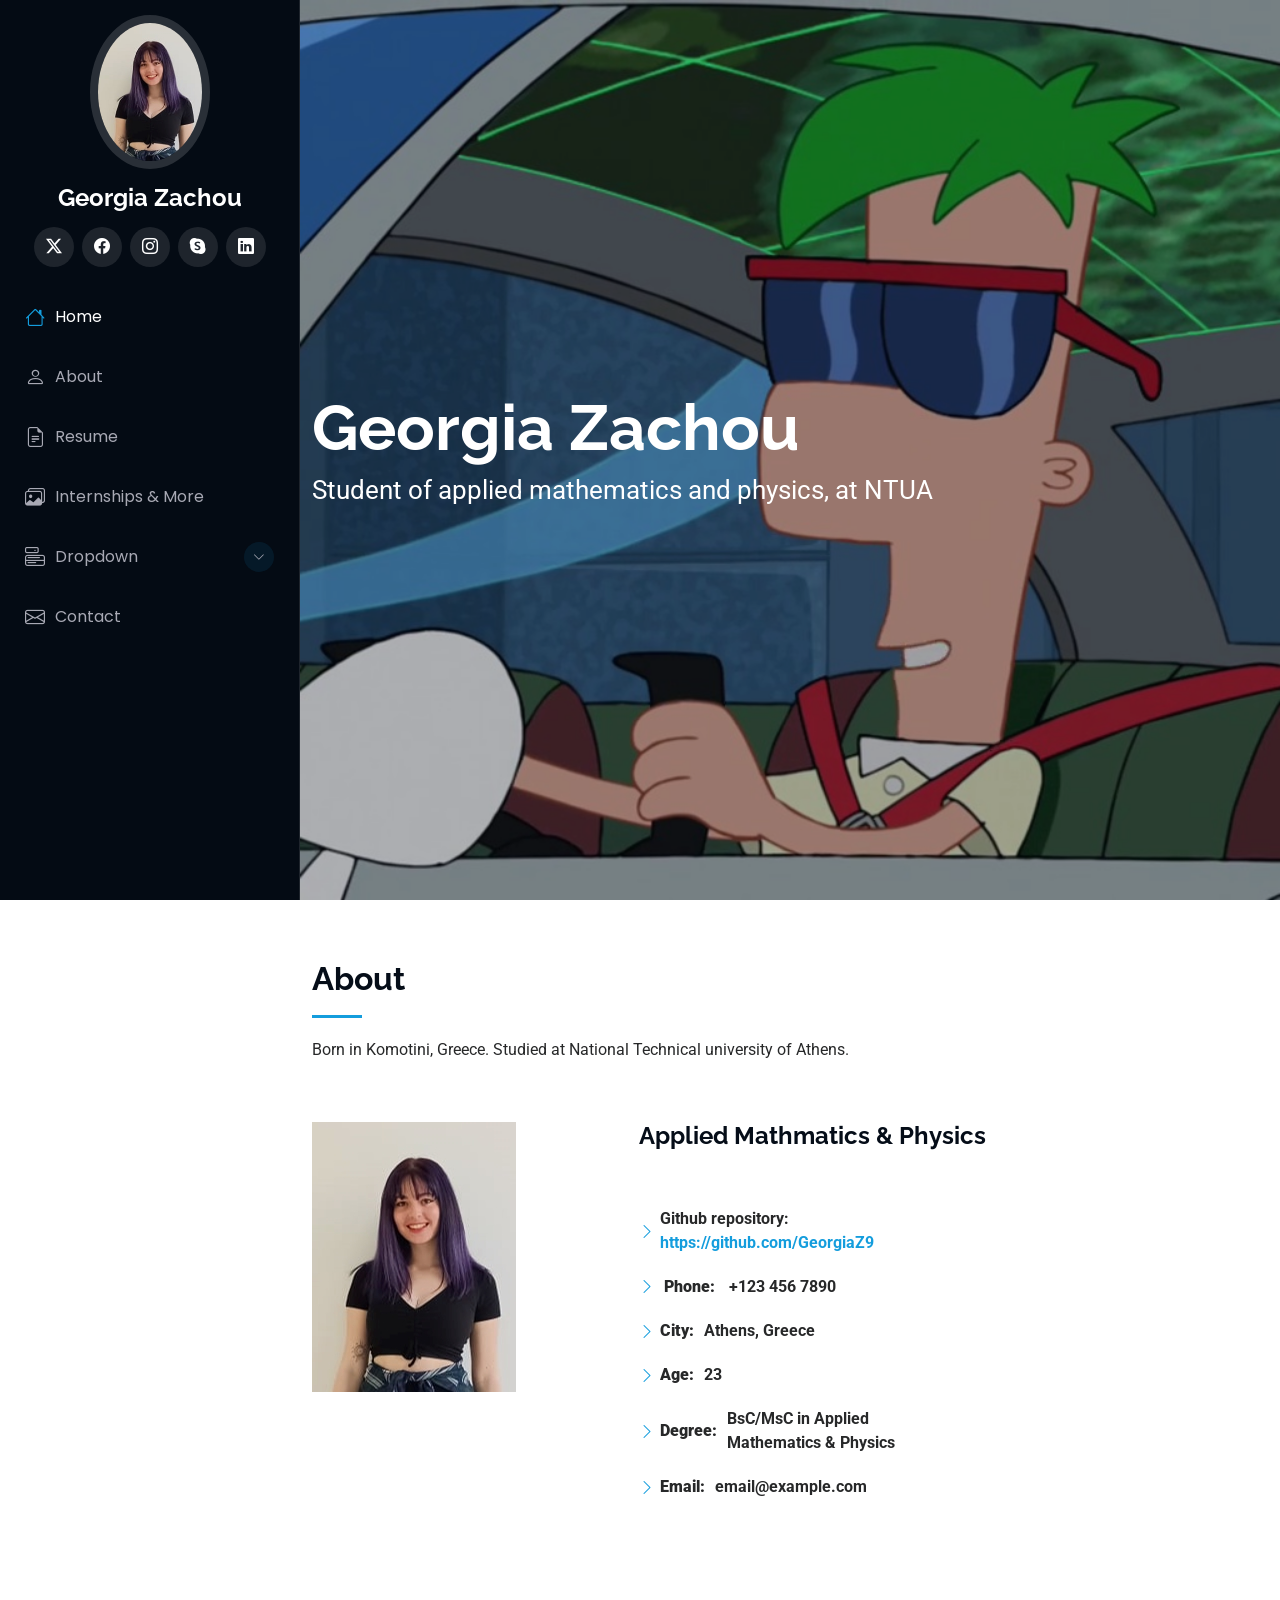
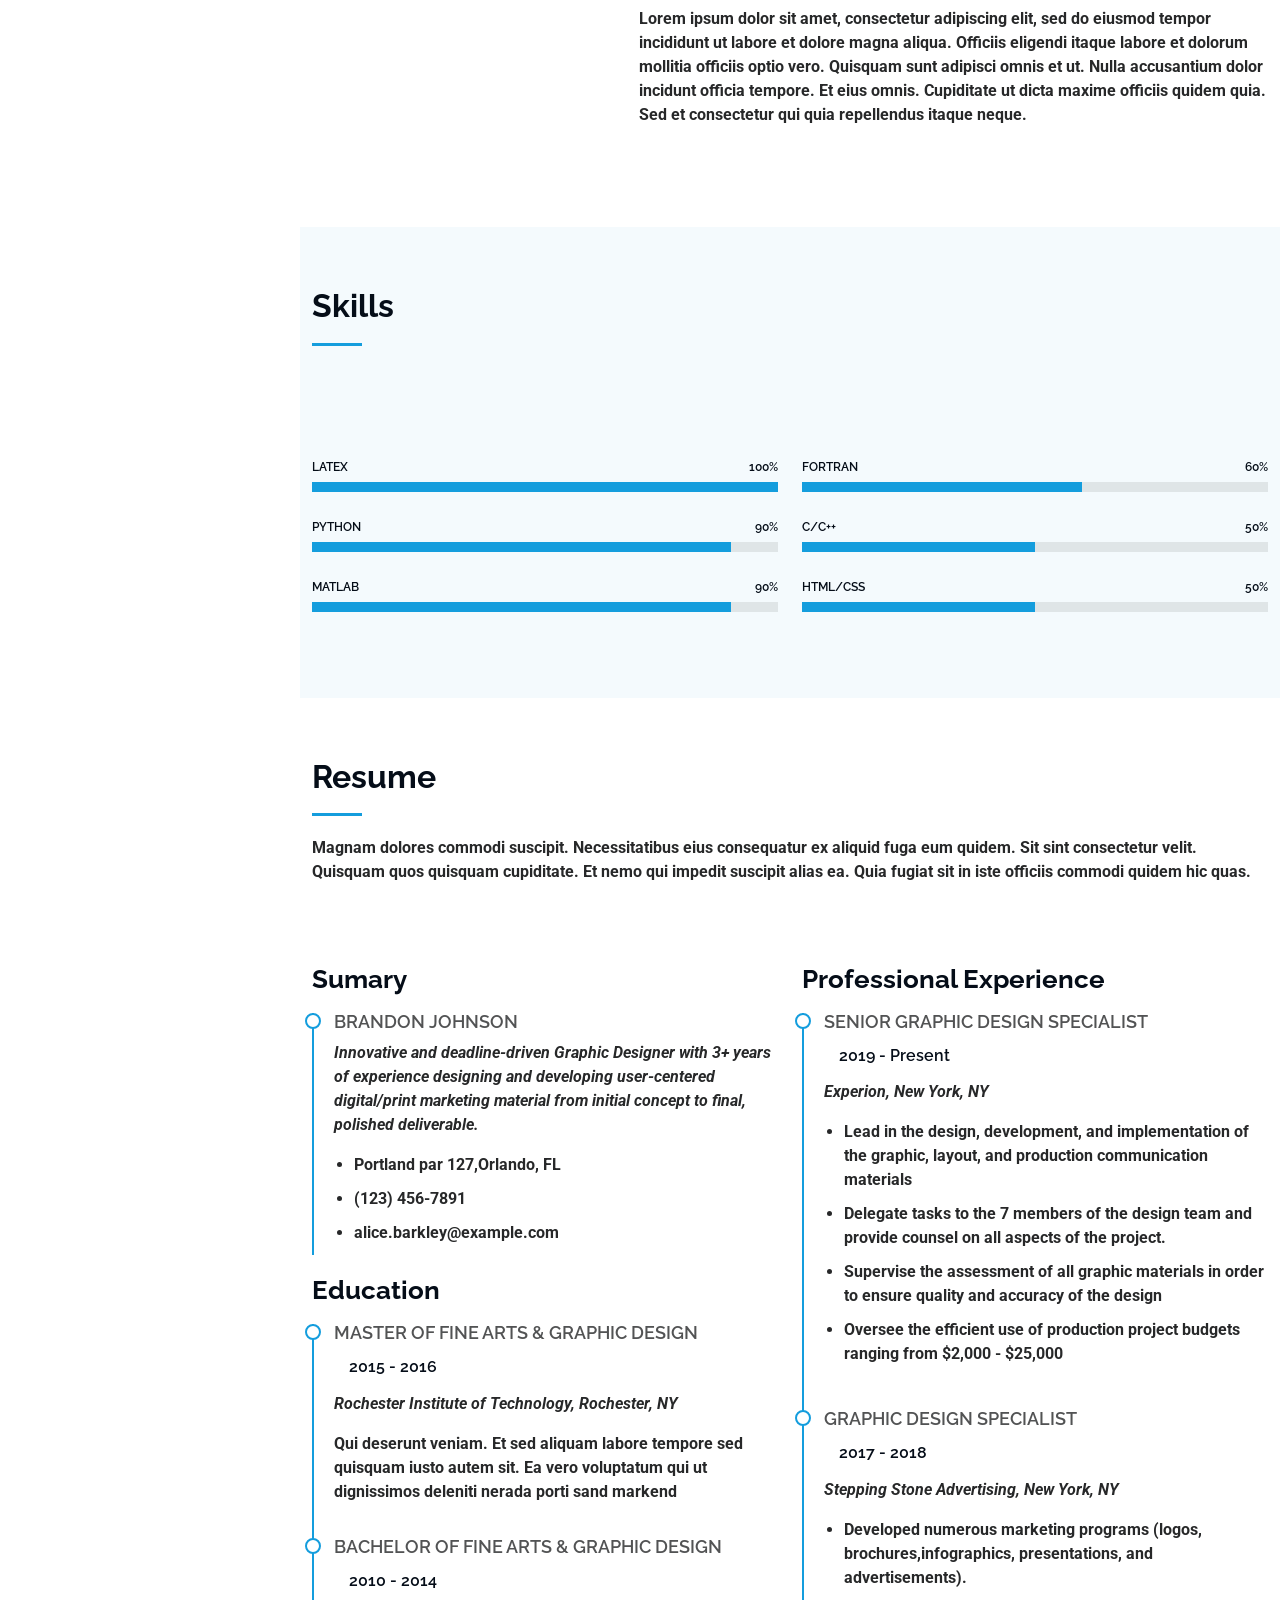
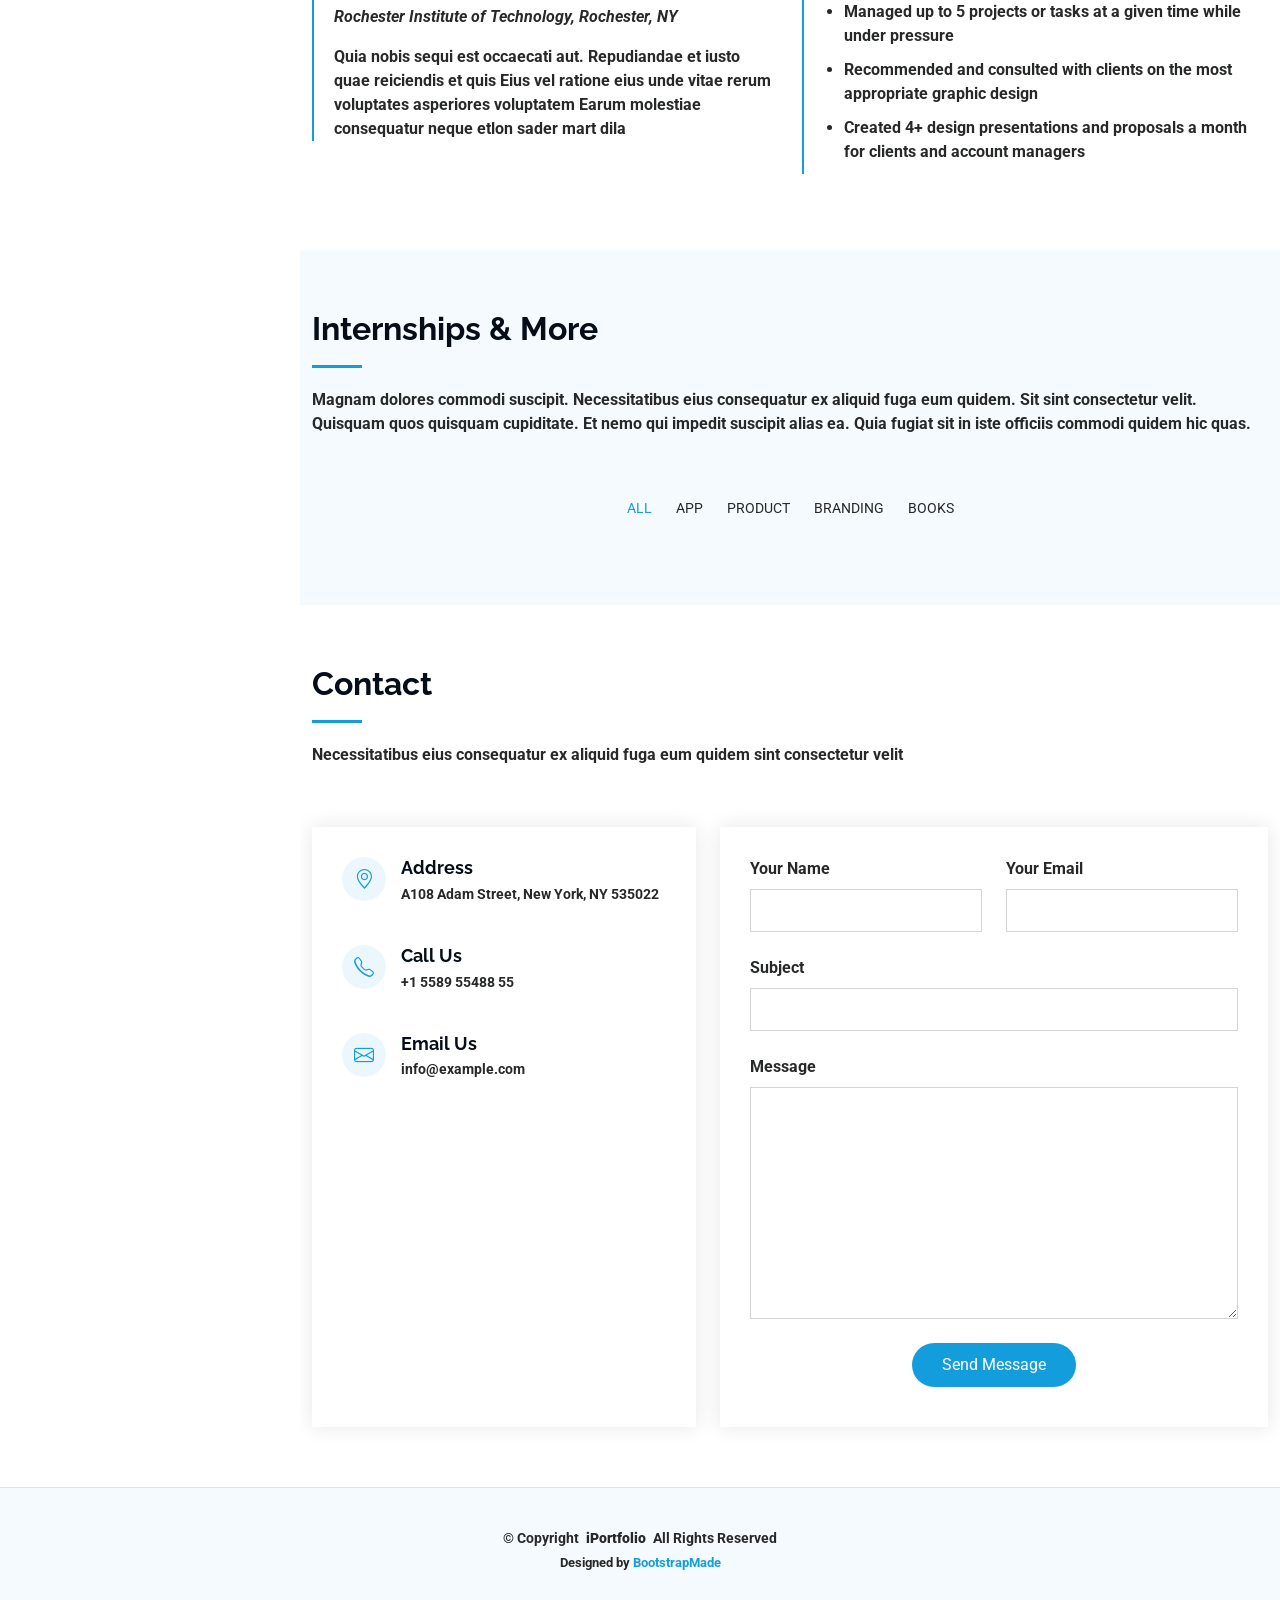
<file: index.html>
<!DOCTYPE html>
<html lang="en">

<head>
  <meta charset="utf-8">
  <meta content="width=device-width, initial-scale=1.0" name="viewport">
  <title>Georgia's Portfolio</title>
  <meta content="" name="description">
  <meta content="" name="keywords">

  <!-- Favicons -->
  <link href="assets/img/favicon.png" rel="icon">
  <link href="assets/img/apple-touch-icon.png" rel="apple-touch-icon">

  <!-- Fonts -->
  <link href="https://fonts.googleapis.com" rel="preconnect">
  <link href="https://fonts.gstatic.com" rel="preconnect" crossorigin>
  <link
    href="https://fonts.googleapis.com/css2?family=Roboto:ital,wght@0,100;0,300;0,400;0,500;0,700;0,900;1,100;1,300;1,400;1,500;1,700;1,900&family=Poppins:ital,wght@0,100;0,200;0,300;0,400;0,500;0,600;0,700;0,800;0,900;1,100;1,200;1,300;1,400;1,500;1,600;1,700;1,800;1,900&family=Raleway:ital,wght@0,100;0,200;0,300;0,400;0,500;0,600;0,700;0,800;0,900;1,100;1,200;1,300;1,400;1,500;1,600;1,700;1,800;1,900&display=swap"
    rel="stylesheet">

  <!-- Vendor CSS Files -->
  <link href="assets/vendor/bootstrap/css/bootstrap.min.css" rel="stylesheet">
  <link href="assets/vendor/bootstrap-icons/bootstrap-icons.css" rel="stylesheet">
  <link href="assets/vendor/aos/aos.css" rel="stylesheet">
  <link href="assets/vendor/glightbox/css/glightbox.min.css" rel="stylesheet">
  <link href="assets/vendor/swiper/swiper-bundle.min.css" rel="stylesheet">

  <!-- Main CSS File -->
  <link href="assets/css/main.css" rel="stylesheet">

  <!-- =======================================================
  * Template Name: iPortfolio
  * Template URL: https://bootstrapmade.com/iportfolio-bootstrap-portfolio-websites-template/
  * Updated: Jun 29 2024 with Bootstrap v5.3.3
  * Author: BootstrapMade.com
  * License: https://bootstrapmade.com/license/
  ======================================================== -->
</head>

<body class="index-page">

  <header id="header" class="header dark-background d-flex flex-column">
    <i class="header-toggle d-xl-none bi bi-list"></i>

    <div class="profile-img">
      <img src="assets/img/my-profile-img.jpg" alt="" class="img-fluid rounded-circle">
    </div>

    <a href="index.html" class="logo d-flex align-items-center justify-content-center">
      <!-- Uncomment the line below if you also wish to use an image logo -->
      <!-- <img src="assets/img/logo.png" alt=""> -->
      <h1 class="sitename">Georgia Zachou</h1>
    </a>

    <div class="social-links text-center">
      <a href="#" class="twitter"><i class="bi bi-twitter-x"></i></a>
      <a href="#" class="facebook"><i class="bi bi-facebook"></i></a>
      <a href="#" class="instagram"><i class="bi bi-instagram"></i></a>
      <a href="#" class="google-plus"><i class="bi bi-skype"></i></a>
      <a href="#" class="linkedin"><i class="bi bi-linkedin"></i></a>
    </div>

    <nav id="navmenu" class="navmenu">
      <ul>
        <li><a href="#hero" class="active"><i class="bi bi-house navicon"></i>Home</a></li>
        <li><a href="#about"><i class="bi bi-person navicon"></i> About</a></li>
        <li><a href="#resume"><i class="bi bi-file-earmark-text navicon"></i> Resume</a></li>
        <li><a href="#portfolio"><i class="bi bi-images navicon"></i> Internships & More</a></li>
        <li class="dropdown"><a href="#"><i class="bi bi-menu-button navicon"></i> <span>Dropdown</span> <i
              class="bi bi-chevron-down toggle-dropdown"></i></a>
          <ul>
            <li><a href="#">Dropdown 1</a></li>
            <li class="dropdown"><a href="#"><span>Deep Dropdown</span> <i
                  class="bi bi-chevron-down toggle-dropdown"></i></a>
              <ul>
                <li><a href="#">Deep Dropdown 1</a></li>
                <li><a href="#">Deep Dropdown 2</a></li>
                <li><a href="#">Deep Dropdown 3</a></li>
                <li><a href="#">Deep Dropdown 4</a></li>
                <li><a href="#">Deep Dropdown 5</a></li>
              </ul>
            </li>
            <li><a href="#">Dropdown 2</a></li>
            <li><a href="#">Dropdown 3</a></li>
            <li><a href="#">Dropdown 4</a></li>
          </ul>
        </li>
        <li><a href="#contact"><i class="bi bi-envelope navicon"></i> Contact</a></li>
      </ul>
    </nav>

  </header>

  <main class="main">

    <!-- Hero Section -->
    <section id="hero" class="hero section dark-background">

      <img src="assets/img/hero-bg.jpg" alt="" data-aos="fade-in" class="">

      <div class="container" data-aos="fade-up" data-aos-delay="100">
        <h2>Georgia Zachou</h2>
        <p>Student of applied mathematics and physics, at NTUA</span><span class="typed-cursor typed-cursor--blink"
            aria-hidden="true"></span><span class="typed-cursor typed-cursor--blink" aria-hidden="true"></span></p>
      </div>

    </section><!-- /Hero Section -->

    <!-- About Section -->
    <section id="about" class="about section">

      <!-- Section Title -->
      <div class="container section-title" data-aos="fade-up">
        <h2>About</h2>
        <p>Born in Komotini, Greece. Studied at National Technical university of Athens.</p>
      </div><!-- End Section Title -->

      <div class="container" data-aos="fade-up" data-aos-delay="100">

        <div class="row gy-4 justify-content-center">
          <div class="col-lg-4">
            <img src="assets/img/my-profile-img.jpg" class="img-fluid" alt="">
          </div>
          <div class="col-lg-8 content">
            <h2>Applied Mathmatics &amp; Physics</h2>
            <p class="fst-italic py-3">
            </p>
            <div class="row">
              <div class="col-lg-6">
                <ul>
                  <li><i class="bi bi-chevron-right"></i> <strong>Github repository:</stron><a
                        href="https://github.com/GeorgiaZ9"> https://github.com/GeorgiaZ9</a>
                  <li><i class="bi bi-chevron-right"></i> <strong>Phone:</strong> <span>+123 456 7890</span></li>
                  <li><i class="bi bi-chevron-right"></i> <strong>City:</strong> <span>Athens, Greece</span></li>
                  <li><i class="bi bi-chevron-right"></i> <strong>Age:</strong> <span>23</span></li>
                  <li><i class="bi bi-chevron-right"></i> <strong>Degree:</strong> <span>BsC/MsC in Applied Mathematics
                      &
                      Physics</span></li>
                  <li><i class="bi bi-chevron-right"></i> <strong>Email:</strong> <span>email@example.com</span></li>
                </ul>
              </div>
            </div>
            <p class="py-3"></p>
            Lorem ipsum dolor sit amet, consectetur adipiscing elit, sed do eiusmod tempor incididunt ut labore et
            dolore
            magna aliqua.

            Officiis eligendi itaque labore et dolorum mollitia officiis optio vero. Quisquam sunt adipisci omnis et
            ut. Nulla accusantium dolor incidunt officia tempore. Et eius omnis.
            Cupiditate ut dicta maxime officiis quidem quia. Sed et consectetur qui quia repellendus itaque neque.
            </p>
          </div>
        </div>

      </div>

    </section><!-- /About Section -->


    <!-- Skills Section -->
    <section id="skills" class="skills section light-background">

      <!-- Section Title -->
      <div class="container section-title" data-aos="fade-up">
        <h2>Skills</h2>
        <p class="py-3">
      </div><!-- End Section Title -->

      <div class="container" data-aos="fade-up" data-aos-delay="100">

        <div class="row skills-content skills-animation">

          <div class="col-lg-6">

            <div class="progress">
              <span class="skill"><span>Latex</span> <i class="val">100%</i></span>
              <div class="progress-bar-wrap">
                <div class="progress-bar" role="progressbar" aria-valuenow="100" aria-valuemin="0" aria-valuemax="100">
                </div>
              </div>
            </div><!-- End Skills Item -->

            <div class="progress">
              <span class="skill"><span>Python</span> <i class="val">90%</i></span>
              <div class="progress-bar-wrap">
                <div class="progress-bar" role="progressbar" aria-valuenow="90" aria-valuemin="0" aria-valuemax="100">
                </div>
              </div>
            </div><!-- End Skills Item -->

            <div class="progress">
              <span class="skill"><span>MatLab</span> <i class="val">90%</i></span>
              <div class="progress-bar-wrap">
                <div class="progress-bar" role="progressbar" aria-valuenow="90" aria-valuemin="0" aria-valuemax="100">
                </div>
              </div>
            </div><!-- End Skills Item -->

          </div>

          <div class="col-lg-6">

            <div class="progress">
              <span class="skill"><span>FORTRAN</span> <i class="val">60%</i></span>
              <div class="progress-bar-wrap">
                <div class="progress-bar" role="progressbar" aria-valuenow="60" aria-valuemin="0" aria-valuemax="100">
                </div>
              </div>
            </div><!-- End Skills Item -->

            <div class="progress">
              <span class="skill"><span>c/c++</span> <i class="val">50%</i></span>
              <div class="progress-bar-wrap">
                <div class="progress-bar" role="progressbar" aria-valuenow="50" aria-valuemin="0" aria-valuemax="100">
                </div>
              </div>
            </div><!-- End Skills Item -->

            <div class="progress">
              <span class="skill"><span>HTML/CSS</span> <i class="val">50%</i></span>
              <div class="progress-bar-wrap">
                <div class="progress-bar" role="progressbar" aria-valuenow="50" aria-valuemin="0" aria-valuemax="100">
                </div>
              </div>
            </div><!-- End Skills Item -->

          </div>

        </div>

      </div>

    </section><!-- /Skills Section -->

    <!-- Resume Section -->
    <section id="resume" class="resume section">

      <!-- Section Title -->
      <div class="container section-title" data-aos="fade-up">
        <h2>Resume</h2>
        <p>Magnam dolores commodi suscipit. Necessitatibus eius consequatur ex aliquid fuga eum quidem. Sit sint
          consectetur velit. Quisquam quos quisquam cupiditate. Et nemo qui impedit suscipit alias ea. Quia fugiat sit
          in iste officiis commodi quidem hic quas.</p>
      </div><!-- End Section Title -->

      <div class="container">

        <div class="row">

          <div class="col-lg-6" data-aos="fade-up" data-aos-delay="100">
            <h3 class="resume-title">Sumary</h3>

            <div class="resume-item pb-0">
              <h4>Brandon Johnson</h4>
              <p><em>Innovative and deadline-driven Graphic Designer with 3+ years of experience designing and
                  developing user-centered digital/print marketing material from initial concept to final, polished
                  deliverable.</em></p>
              <ul>
                <li>Portland par 127,Orlando, FL</li>
                <li>(123) 456-7891</li>
                <li>alice.barkley@example.com</li>
              </ul>
            </div><!-- Edn Resume Item -->

            <h3 class="resume-title">Education</h3>
            <div class="resume-item">
              <h4>Master of Fine Arts &amp; Graphic Design</h4>
              <h5>2015 - 2016</h5>
              <p><em>Rochester Institute of Technology, Rochester, NY</em></p>
              <p>Qui deserunt veniam. Et sed aliquam labore tempore sed quisquam iusto autem sit. Ea vero voluptatum qui
                ut dignissimos deleniti nerada porti sand markend</p>
            </div><!-- Edn Resume Item -->

            <div class="resume-item">
              <h4>Bachelor of Fine Arts &amp; Graphic Design</h4>
              <h5>2010 - 2014</h5>
              <p><em>Rochester Institute of Technology, Rochester, NY</em></p>
              <p>Quia nobis sequi est occaecati aut. Repudiandae et iusto quae reiciendis et quis Eius vel ratione eius
                unde vitae rerum voluptates asperiores voluptatem Earum molestiae consequatur neque etlon sader mart
                dila</p>
            </div><!-- Edn Resume Item -->

          </div>

          <div class="col-lg-6" data-aos="fade-up" data-aos-delay="200">
            <h3 class="resume-title">Professional Experience</h3>
            <div class="resume-item">
              <h4>Senior graphic design specialist</h4>
              <h5>2019 - Present</h5>
              <p><em>Experion, New York, NY </em></p>
              <ul>
                <li>Lead in the design, development, and implementation of the graphic, layout, and production
                  communication materials</li>
                <li>Delegate tasks to the 7 members of the design team and provide counsel on all aspects of the
                  project. </li>
                <li>Supervise the assessment of all graphic materials in order to ensure quality and accuracy of the
                  design</li>
                <li>Oversee the efficient use of production project budgets ranging from $2,000 - $25,000</li>
              </ul>
            </div><!-- Edn Resume Item -->

            <div class="resume-item">
              <h4>Graphic design specialist</h4>
              <h5>2017 - 2018</h5>
              <p><em>Stepping Stone Advertising, New York, NY</em></p>
              <ul>
                <li>Developed numerous marketing programs (logos, brochures,infographics, presentations, and
                  advertisements).</li>
                <li>Managed up to 5 projects or tasks at a given time while under pressure</li>
                <li>Recommended and consulted with clients on the most appropriate graphic design</li>
                <li>Created 4+ design presentations and proposals a month for clients and account managers</li>
              </ul>
            </div><!-- Edn Resume Item -->

          </div>

        </div>

      </div>

    </section><!-- /Resume Section -->

    <!-- Portfolio Section -->
    <section id=" Internships & More" class="portfolio section light-background">

      <!-- Section Title -->
      <div class="container section-title" data-aos="fade-up">
        <h2>Internships & More</h2>
        <p>Magnam dolores commodi suscipit. Necessitatibus eius consequatur ex aliquid fuga eum quidem. Sit sint
          consectetur velit. Quisquam quos quisquam cupiditate. Et nemo qui impedit suscipit alias ea. Quia fugiat sit
          in iste officiis commodi quidem hic quas.</p>
      </div><!-- End Section Title -->

      <div class="container">

        <div class="isotope-layout" data-default-filter="*" data-layout="masonry" data-sort="original-order">

          <ul class="portfolio-filters isotope-filters" data-aos="fade-up" data-aos-delay="100">
            <li data-filter="*" class="filter-active">All</li>
            <li data-filter=".filter-app">App</li>
            <li data-filter=".filter-product">Product</li>
            <li data-filter=".filter-branding">Branding</li>
            <li data-filter=".filter-books">Books</li>
          </ul><!-- End Portfolio Filters -->

          <div class="row gy-4 isotope-container" data-aos="fade-up" data-aos-delay="200">

            <div class="col-lg-4 col-md-6 portfolio-item isotope-item filter-app">
              <div class="portfolio-content h-100">
                <div class="portfolio-info">
                  <h4>App 1</h4>
                  <p>Lorem ipsum, dolor sit amet consectetur</p>

                </div><!-- End Portfolio Container -->

              </div>

            </div>

    </section><!-- /Portfolio Section -->

    <!-- Contact Section -->
    <section id="contact" class="contact section">

      <!-- Section Title -->
      <div class="container section-title" data-aos="fade-up">
        <h2>Contact</h2>
        <p>Necessitatibus eius consequatur ex aliquid fuga eum quidem sint consectetur velit</p>
      </div><!-- End Section Title -->

      <div class="container" data-aos="fade-up" data-aos-delay="100">

        <div class="row gy-4">

          <div class="col-lg-5">

            <div class="info-wrap">
              <div class="info-item d-flex" data-aos="fade-up" data-aos-delay="200">
                <i class="bi bi-geo-alt flex-shrink-0"></i>
                <div>
                  <h3>Address</h3>
                  <p>A108 Adam Street, New York, NY 535022</p>
                </div>
              </div><!-- End Info Item -->

              <div class="info-item d-flex" data-aos="fade-up" data-aos-delay="300">
                <i class="bi bi-telephone flex-shrink-0"></i>
                <div>
                  <h3>Call Us</h3>
                  <p>+1 5589 55488 55</p>
                </div>
              </div><!-- End Info Item -->

              <div class="info-item d-flex" data-aos="fade-up" data-aos-delay="400">
                <i class="bi bi-envelope flex-shrink-0"></i>
                <div>
                  <h3>Email Us</h3>
                  <p>info@example.com</p>
                </div>
              </div><!-- End Info Item -->

              <iframe
                src="https://www.google.com/maps/embed?pb=!1m14!1m8!1m3!1d48389.78314118045!2d-74.006138!3d40.710059!3m2!1i1024!2i768!4f13.1!3m3!1m2!1s0x89c25a22a3bda30d%3A0xb89d1fe6bc499443!2sDowntown%20Conference%20Center!5e0!3m2!1sen!2sus!4v1676961268712!5m2!1sen!2sus"
                frameborder="0" style="border:0; width: 100%; height: 270px;" allowfullscreen="" loading="lazy"
                referrerpolicy="no-referrer-when-downgrade"></iframe>
            </div>
          </div>

          <div class="col-lg-7">
            <form action="forms/contact.php" method="post" class="php-email-form" data-aos="fade-up"
              data-aos-delay="200">
              <div class="row gy-4">

                <div class="col-md-6">
                  <label for="name-field" class="pb-2">Your Name</label>
                  <input type="text" name="name" id="name-field" class="form-control" required="">
                </div>

                <div class="col-md-6">
                  <label for="email-field" class="pb-2">Your Email</label>
                  <input type="email" class="form-control" name="email" id="email-field" required="">
                </div>

                <div class="col-md-12">
                  <label for="subject-field" class="pb-2">Subject</label>
                  <input type="text" class="form-control" name="subject" id="subject-field" required="">
                </div>

                <div class="col-md-12">
                  <label for="message-field" class="pb-2">Message</label>
                  <textarea class="form-control" name="message" rows="10" id="message-field" required=""></textarea>
                </div>

                <div class="col-md-12 text-center">
                  <div class="loading">Loading</div>
                  <div class="error-message"></div>
                  <div class="sent-message">Your message has been sent. Thank you!</div>

                  <button type="submit">Send Message</button>
                </div>

              </div>
            </form>
          </div><!-- End Contact Form -->

        </div>

      </div>

    </section><!-- /Contact Section -->

  </main>

  <footer id="footer" class="footer position-relative light-background">

    <div class="container">
      <div class="copyright text-center ">
        <p>© <span>Copyright</span> <strong class="px-1 sitename">iPortfolio</strong> <span>All Rights Reserved</span>
        </p>
      </div>
      <div class="credits">
        <!-- All the links in the footer should remain intact. -->
        <!-- You can delete the links only if you've purchased the pro version. -->
        <!-- Licensing information: https://bootstrapmade.com/license/ -->
        <!-- Purchase the pro version with working PHP/AJAX contact form: [buy-url] -->
        Designed by <a href="https://bootstrapmade.com/">BootstrapMade</a>
      </div>
    </div>

  </footer>

  <!-- Scroll Top -->
  <a href="#" id="scroll-top" class="scroll-top d-flex align-items-center justify-content-center"><i
      class="bi bi-arrow-up-short"></i></a>

  <!-- Preloader -->
  <div id="preloader"></div>

  <!-- Vendor JS Files -->
  <script src="assets/vendor/bootstrap/js/bootstrap.bundle.min.js"></script>
  <script src="assets/vendor/php-email-form/validate.js"></script>
  <script src="assets/vendor/aos/aos.js"></script>
  <script src="assets/vendor/typed.js/typed.umd.js"></script>
  <script src="assets/vendor/purecounter/purecounter_vanilla.js"></script>
  <script src="assets/vendor/waypoints/noframework.waypoints.js"></script>
  <script src="assets/vendor/glightbox/js/glightbox.min.js"></script>
  <script src="assets/vendor/imagesloaded/imagesloaded.pkgd.min.js"></script>
  <script src="assets/vendor/isotope-layout/isotope.pkgd.min.js"></script>
  <script src="assets/vendor/swiper/swiper-bundle.min.js"></script>

  <!-- Main JS File -->
  <script src="assets/js/main.js"></script>

</body>

</html>
</file>
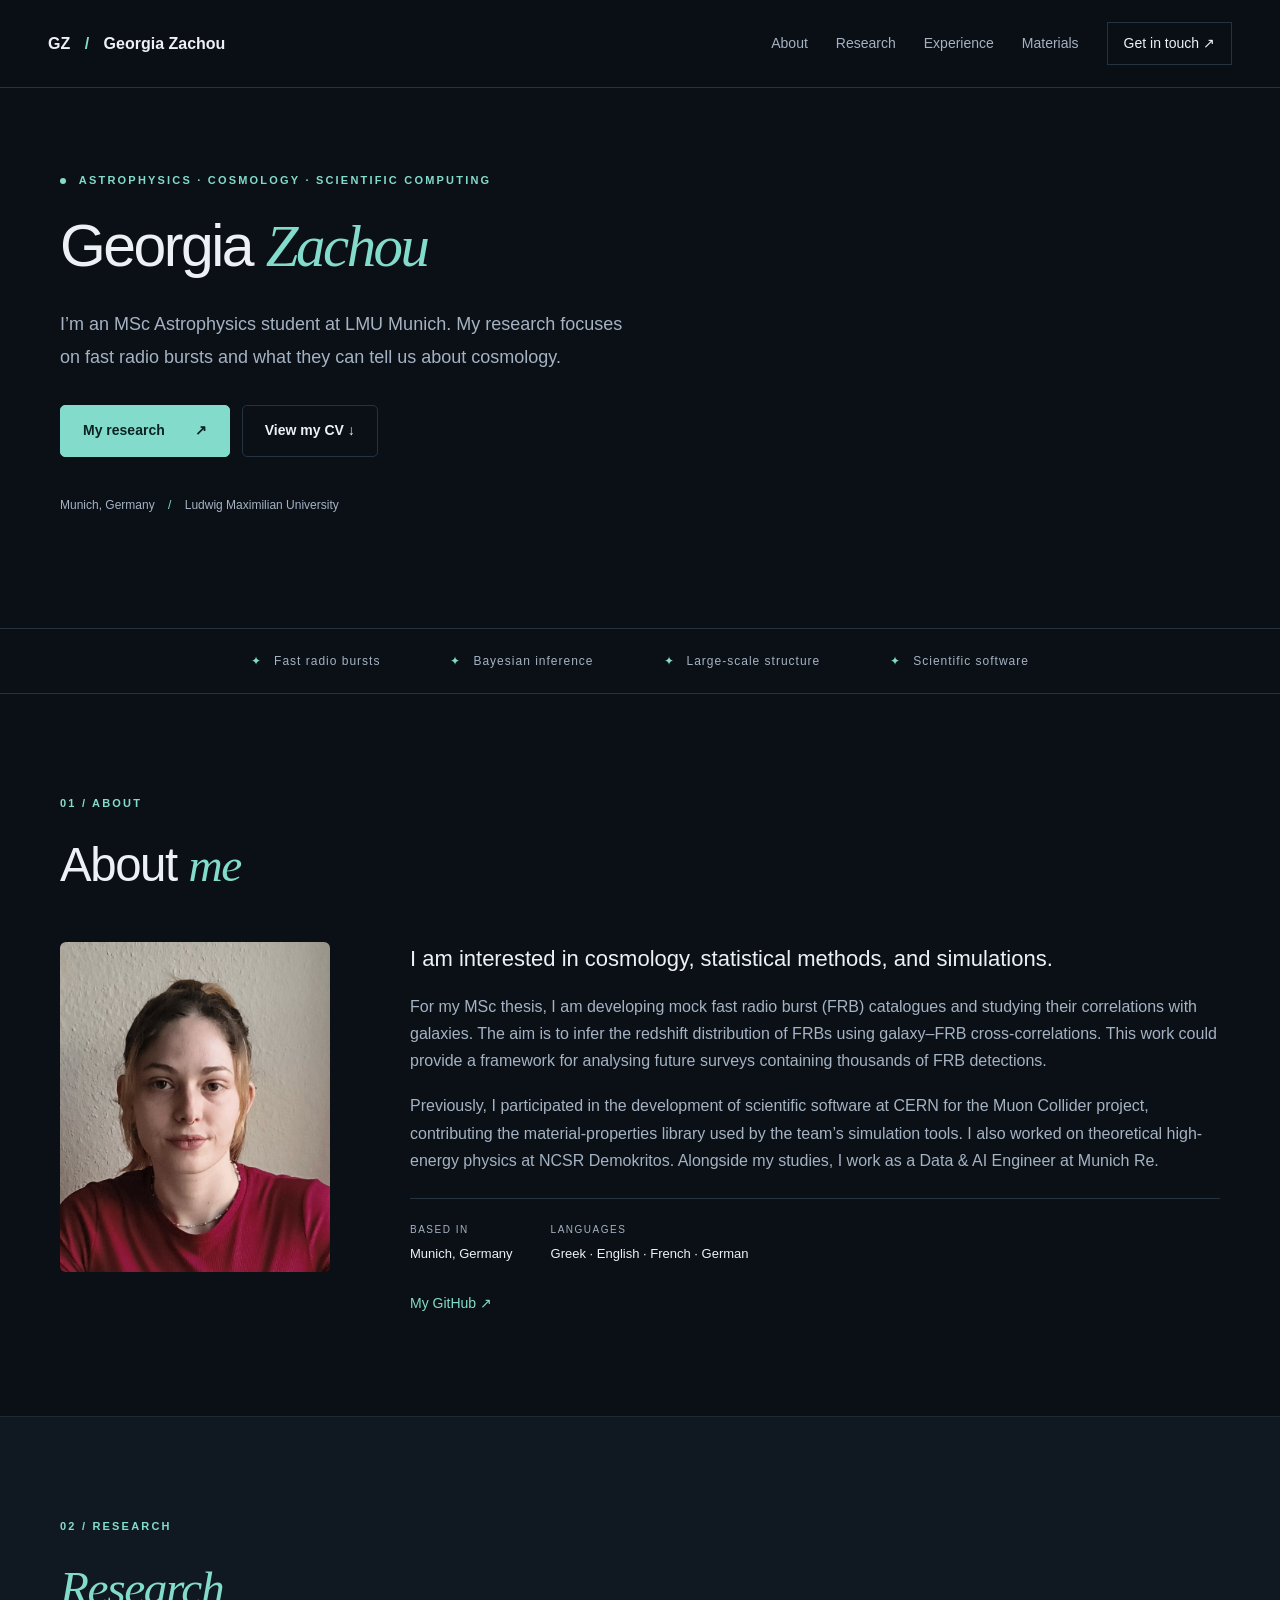
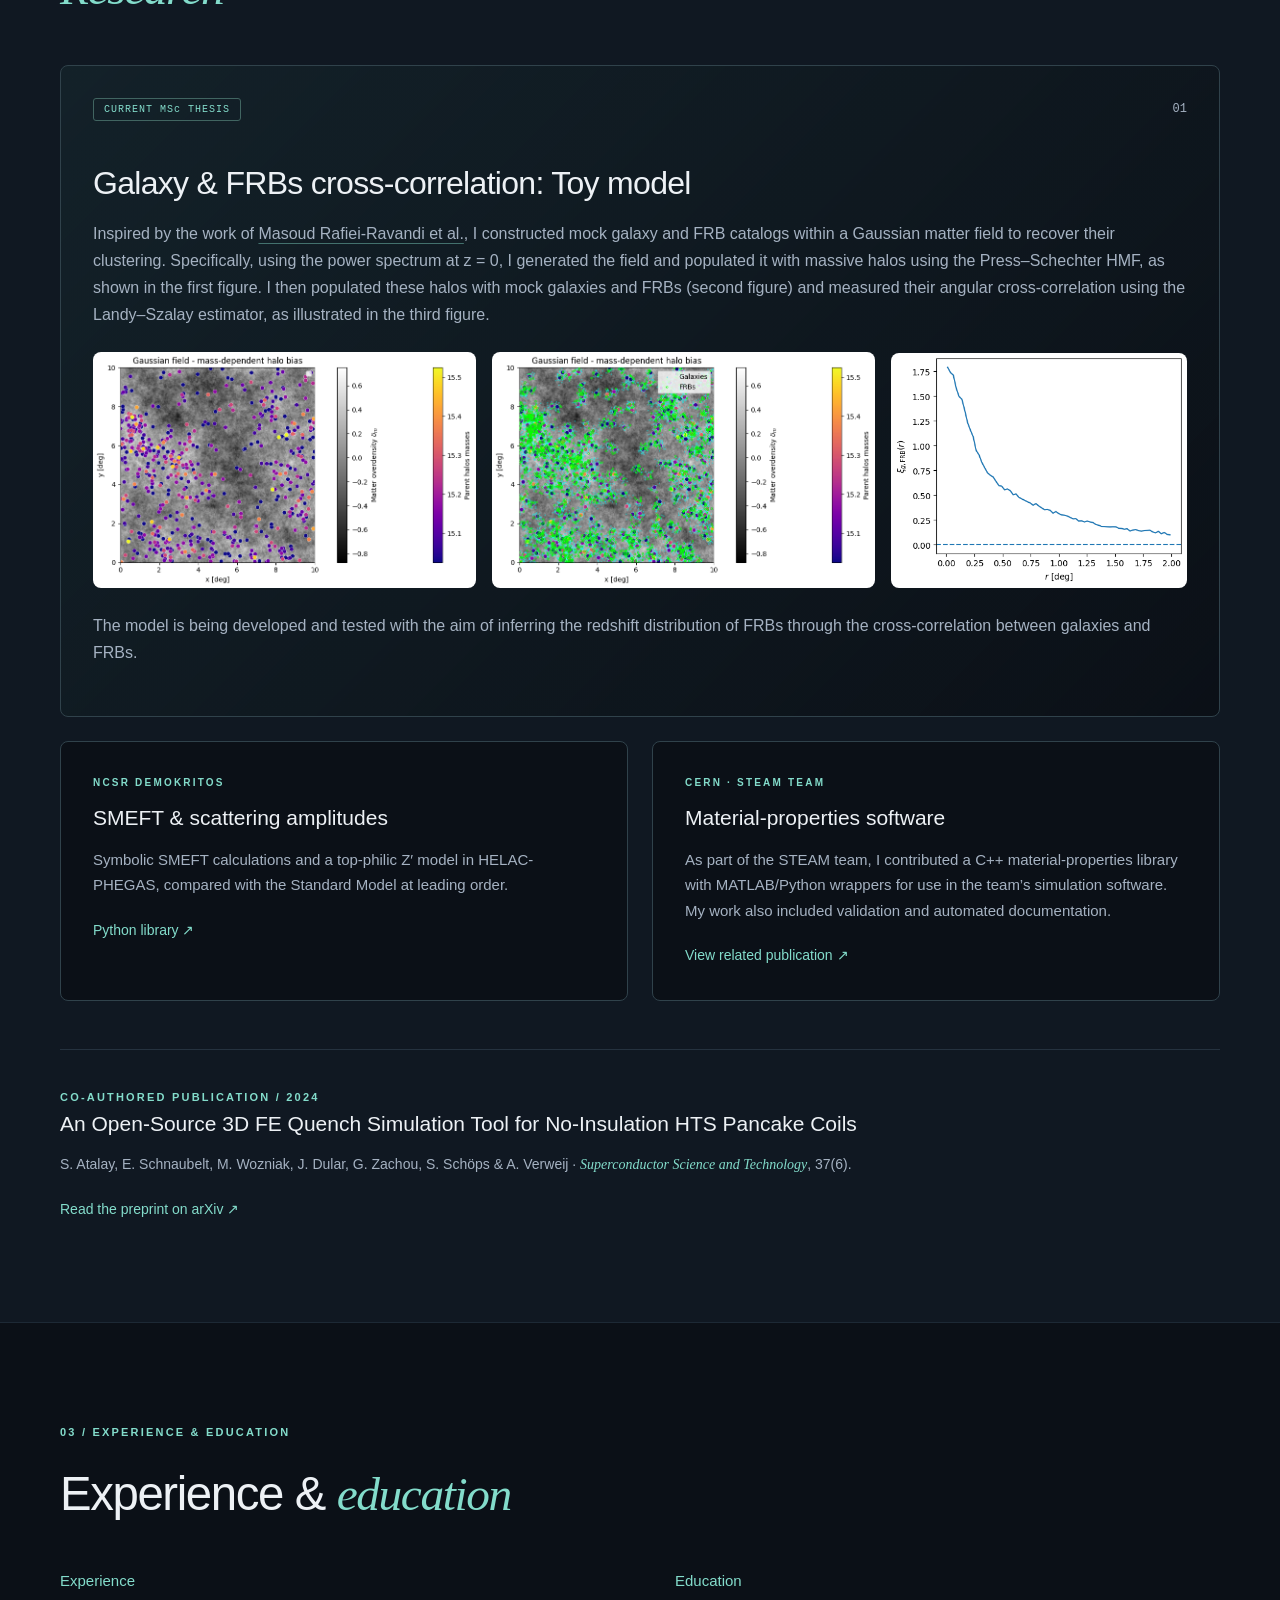
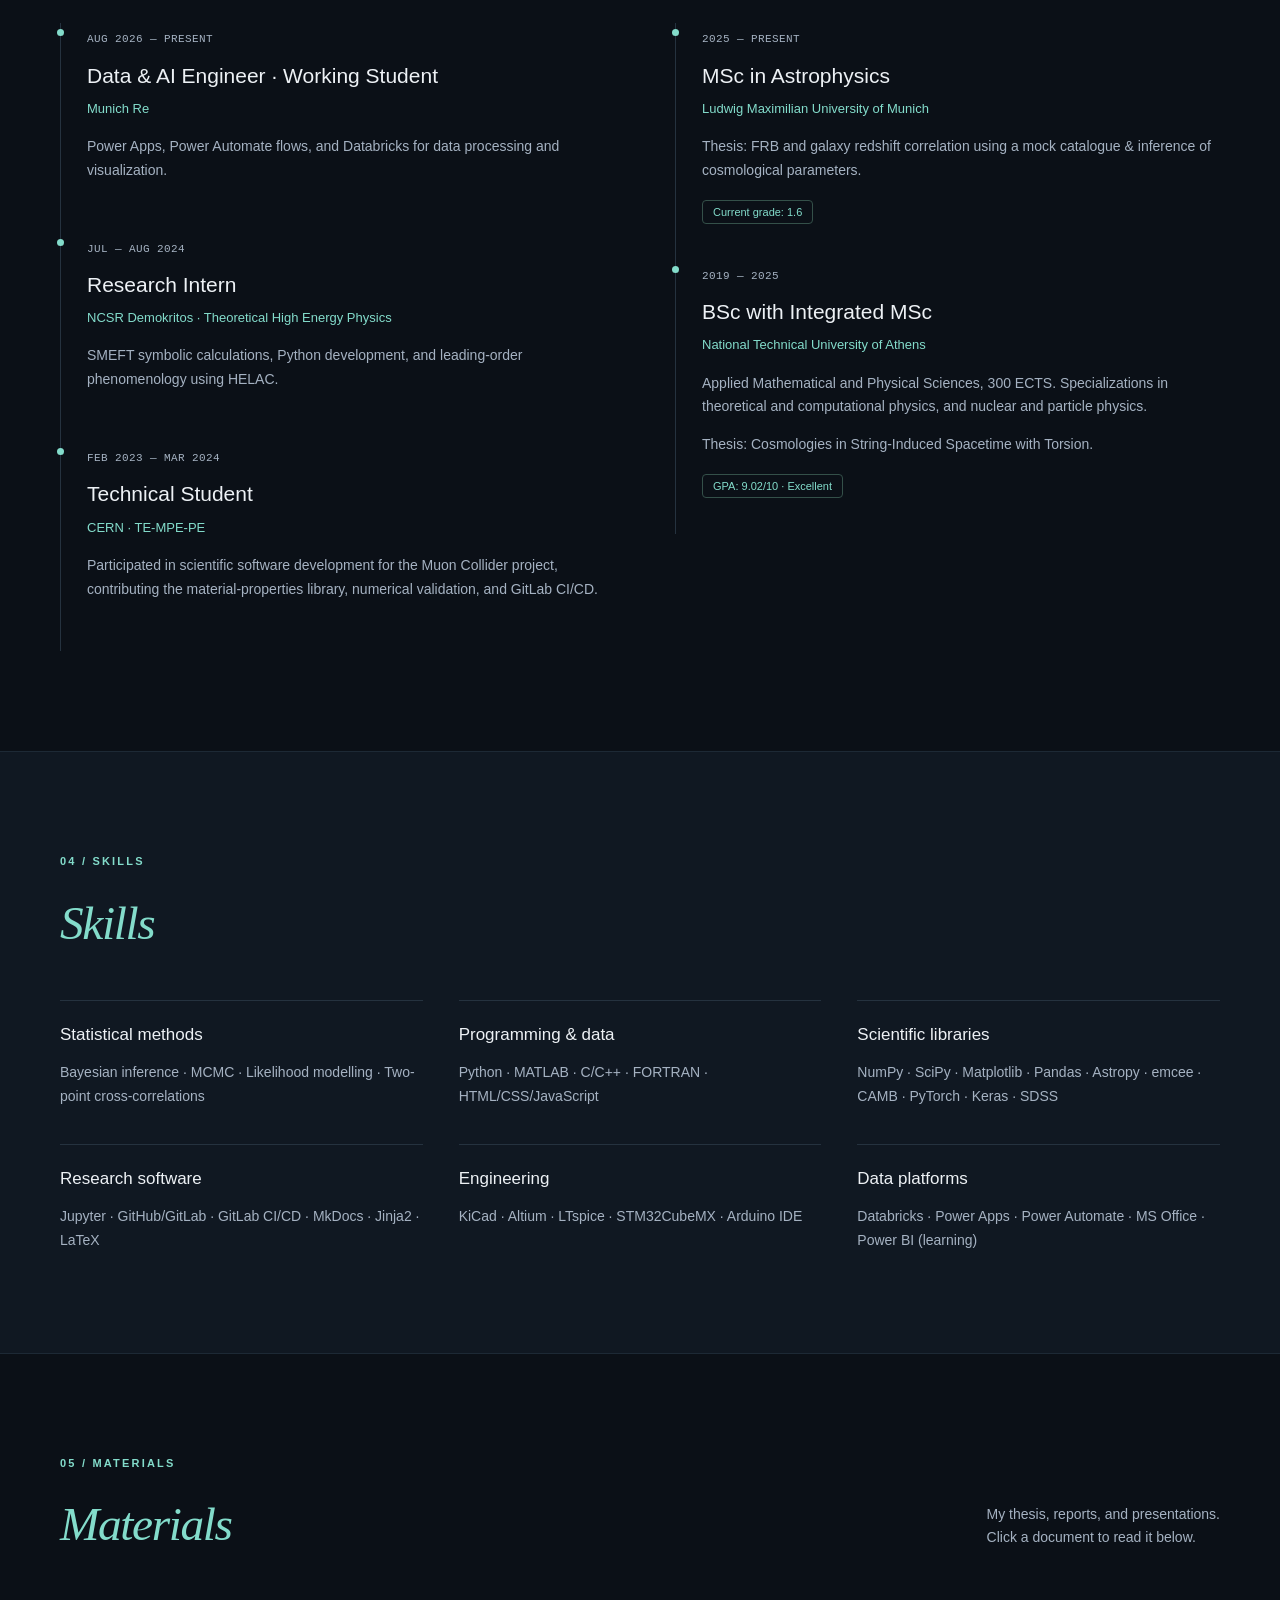
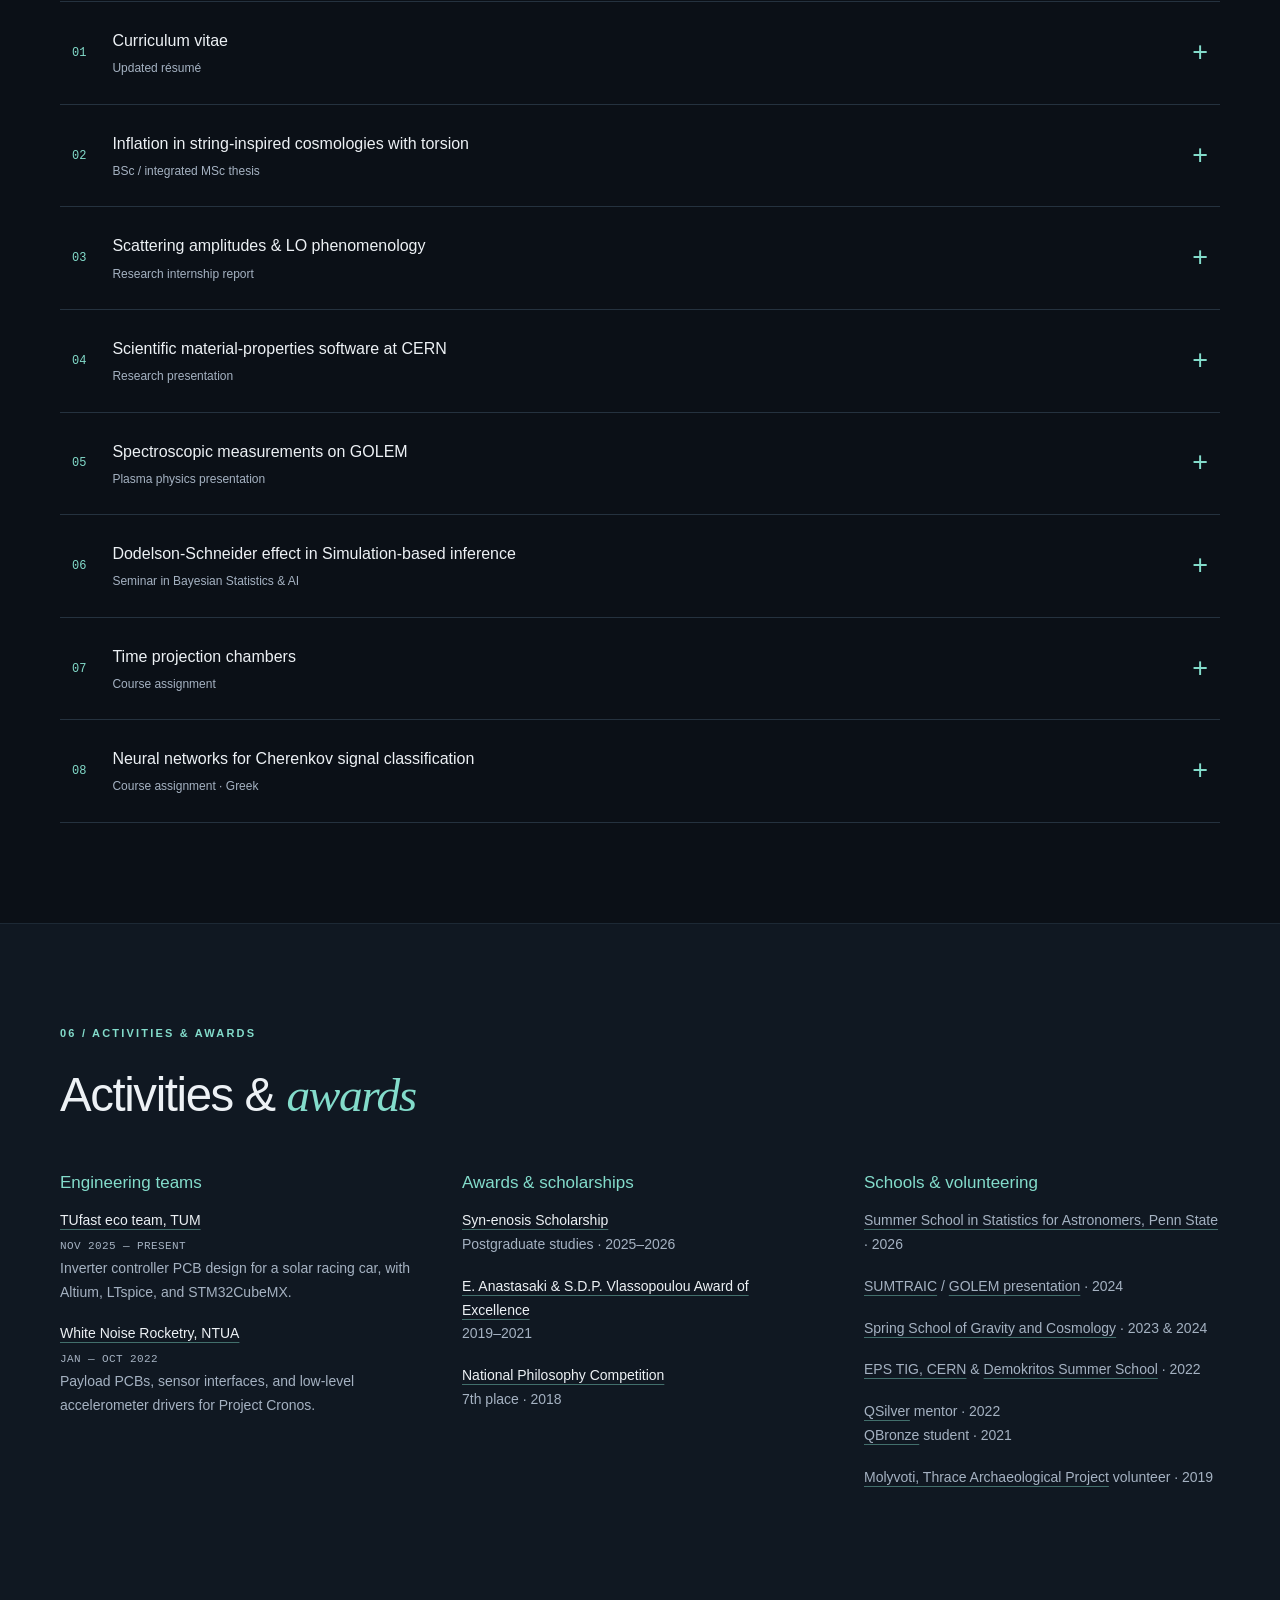
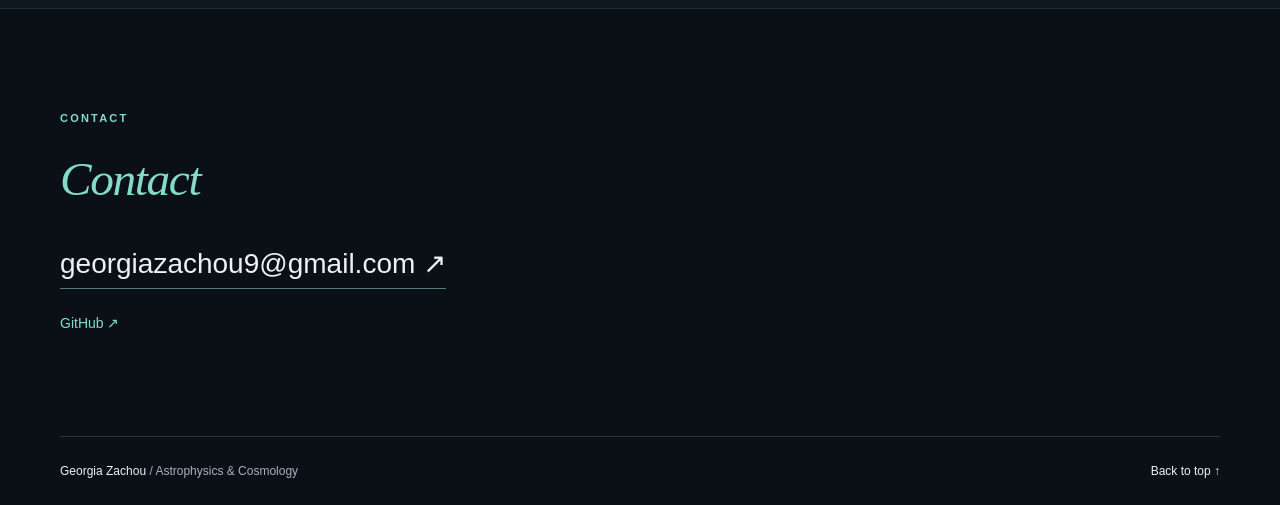
<file: docs/index.html>
<!doctype html>
<html lang="en">

<head>
    <meta charset="utf-8">
    <meta name="viewport" content="width=device-width, initial-scale=1">
    <title>Georgia Zachou · Astrophysics & Cosmology</title>
    <meta name="description"
        content="Georgia Zachou — MSc Astrophysics student at LMU Munich. Cosmology, fast radio bursts, Bayesian inference and scientific software.">
    <meta name="theme-color" content="#0b1017">
    <link rel="icon" href="assets/img/favicon.png">
    <link rel="stylesheet" href="assets/css/portfolio.css">
    <script src="assets/js/portfolio.js" defer></script>
</head>

<body><a class="skip" href="#main">Skip to content</a>
    <header class="header"><a class="brand" href="#hero">GZ<span> / </span>Georgia Zachou</a><button class="menu-toggle"
            aria-expanded="false" aria-controls="navigation">Menu</button>
        <nav id="navigation" aria-label="Main navigation"><a href="#about">About</a><a href="#research">Research</a><a
                href="#resume">Experience</a><a href="#Material">Materials</a><a href="mailto:georgiazachou9@gmail.com"
                class="nav-contact">Get in touch ↗</a></nav>
    </header>
    <main id="main">
        <section id="hero" class="hero wrap">
            <div class="hero-copy">
                <p class="eyebrow"><span class="dot"></span> ASTROPHYSICS · COSMOLOGY · SCIENTIFIC COMPUTING</p>
                <h1>Georgia <em>Zachou</em></h1>
                <p class="intro">I’m an MSc Astrophysics student at LMU Munich. My research focuses on fast radio bursts
                    and what they can tell us about cosmology.</p>
                <div class="actions"><a class="button primary" href="#research">My research <span>↗</span></a><a
                        class="button" href="notes/CV_PhD.pdf" target="_blank" rel="noopener">View my CV ↓</a></div>
                <p class="location">Munich, Germany <span> / </span> Ludwig Maximilian University</p>
            </div>
        </section>
        <div class="research-strip"><span>Fast radio bursts</span><span>Bayesian inference</span><span>Large-scale
                structure</span><span>Scientific software</span></div>
        <section id="about" class="wrap section">
            <div class="section-heading">
                <p class="eyebrow">01 / ABOUT</p>
                <h2>About <em>me</em></h2>
            </div>
            <div class="about-grid"><img class="portrait" src="assets/img/my-profile-img.jpeg" alt="Georgia Zachou"
                    width="320" height="360" loading="lazy">
                <div>
                    <p class="lead">I am interested in cosmology, statistical methods, and simulations.</p>
                    <p>For my MSc thesis, I am developing mock fast radio burst (FRB) catalogues
                    and studying their correlations with galaxies. The aim is to infer the
                    redshift distribution of FRBs using galaxy–FRB cross-correlations.
                    This work could provide a framework for analysing future surveys
                    containing thousands of FRB detections.</p>
                    <p>Previously, I participated in the development of scientific software at CERN for the Muon
                        Collider project, contributing the material-properties library used by the team’s simulation
                        tools. I also worked on theoretical high-energy physics at NCSR Demokritos. Alongside my
                        studies, I work as a Data & AI Engineer at Munich Re.</p>
                    <div class="about-meta">
                        <div><small>BASED IN</small>Munich, Germany</div>
                        <div><small>LANGUAGES</small>Greek · English · French · German</div>
                    </div><a class="text-link" href="https://github.com/GeorgiaZ9" target="_blank" rel="noopener">My
                        GitHub ↗</a>
                </div>
            </div>
        </section>
        <section id="research" class="section panel">
            <div class="wrap">
                <div class="section-heading">
                    <p class="eyebrow">02 / RESEARCH</p>
                    <h2><em>Research</em></h2>
                </div>
                <div class="research-grid">
                    <article class="feature-card">
                        <div class="card-top"><span class="tag">CURRENT MSc THESIS</span><span>01</span></div>
                        <h3>Galaxy & FRBs cross-correlation: Toy model</h3>
                        <p>Inspired by the work of <a class="inline-link" href="https://arxiv.org/abs/1912.09520"
                            target="_blank" rel="noopener noreferrer">Masoud Rafiei-Ravandi et al.</a>,
                            I constructed mock galaxy and FRB catalogs within a Gaussian matter field to recover their clustering.
                            Specifically, using the power spectrum at z = 0, I generated the field and populated it with massive halos
                            using the Press–Schechter HMF, as shown in the first figure.
                            I then populated these halos with mock galaxies and FRBs (second figure) and
                            measured their angular cross-correlation using the Landy–Szalay estimator,
                            as illustrated in the third figure.
                        </p>
                        <div class="thesis-gallery">
                            <img class="thesis-image" src="assets/img/frb-thesis.png"
                                alt="Mock halo positions over a Gaussian matter-density field, coloured by parent halo mass."
                                loading="lazy">
                            <img class="thesis-image" src="assets/img/frb-thesis-2.png"
                                alt="Mock galaxies and fast radio bursts tracing the underlying matter-density field."
                                loading="lazy">
                            <img class="thesis-image" src="assets/img/frb-thesis-3.png"
                                alt="Galaxy–FRB cross-correlation as a function of angular separation."
                                loading="lazy">
                        </div>
                        <p>The model is being developed and tested with the aim of inferring the redshift distribution
                           of FRBs through the cross-correlation between galaxies and FRBs.</p>
                        
                    </article>
                    <div class="research-side">
                        <article class="card"><span class="eyebrow">NCSR DEMOKRITOS</span>
                            <h3>SMEFT & scattering amplitudes</h3>
                            <p>Symbolic SMEFT calculations and a top-philic Z′ model in HELAC-PHEGAS, compared with the
                                Standard Model at leading order.</p><a class="text-link"
                                href="https://github.com/GeorgiaZ9/QFT_numerical_calculations" target="_blank"
                                rel="noopener">Python library ↗</a>
                        </article>
                        <article class="card"><span class="eyebrow">CERN · STEAM TEAM</span>
                            <h3>Material-properties software</h3>
                            <p>As part of the STEAM team, I contributed a C++ material-properties library with
                                MATLAB/Python wrappers for use in the team’s simulation software. My work also included
                                validation and automated documentation.</p><a class="text-link" href="#publication">View
                                related publication ↗</a>
                        </article>
                    </div>
                </div>
                <article id="publication" class="publication"><span class="eyebrow">CO-AUTHORED PUBLICATION /
                        2024</span>
                    <h3>An Open-Source 3D FE Quench Simulation Tool for No-Insulation HTS Pancake Coils</h3>
                    <p>S. Atalay, E. Schnaubelt, M. Wozniak, J. Dular, G. Zachou, S. Schöps & A. Verweij ·
                        <em>Superconductor Science and Technology</em>, 37(6).</p><a class="text-link"
                        href="https://arxiv.org/abs/2311.09177" target="_blank" rel="noopener">Read the preprint on
                        arXiv ↗</a>
                </article>
            </div>
        </section>
        <section id="resume" class="wrap section">
            <div class="section-heading">
                <p class="eyebrow">03 / EXPERIENCE & EDUCATION</p>
                <h2>Experience & <em>education</em></h2>
            </div>
            <div class="timeline-grid">
                <div>
                    <h3 class="column-title">Experience</h3>
                    <article class="timeline"><span class="date">AUG 2026 — PRESENT</span>
                        <h3>Data & AI Engineer · Working Student</h3><span class="institution">Munich Re</span>
                        <p>Power Apps, Power Automate flows, and Databricks for data processing and visualization.</p>
                    </article>
                    <article class="timeline"><span class="date">JUL — AUG 2024</span>
                        <h3>Research Intern</h3><span class="institution">NCSR Demokritos · Theoretical High Energy
                            Physics</span>
                        <p>SMEFT symbolic calculations, Python development, and leading-order phenomenology using HELAC.
                        </p>
                    </article>
                    <article class="timeline"><span class="date">FEB 2023 — MAR 2024</span>
                        <h3>Technical Student</h3><span class="institution">CERN · TE-MPE-PE</span>
                        <p>Participated in scientific software development for the Muon Collider project, contributing
                            the material-properties library, numerical validation, and GitLab CI/CD.</p>
                    </article>
                </div>
                <div>
                    <h3 class="column-title">Education</h3>
                    <article class="timeline"><span class="date">2025 — PRESENT</span>
                        <h3>MSc in Astrophysics</h3><span class="institution">Ludwig Maximilian University of
                            Munich</span>
                        <p>Thesis: FRB and galaxy redshift correlation using a mock catalogue & inference of
                            cosmological parameters.</p><span class="grade">Current grade: 1.6</span>
                    </article>
                    <article class="timeline"><span class="date">2019 — 2025</span>
                        <h3>BSc with Integrated MSc</h3><span class="institution">National Technical University of
                            Athens</span>
                        <p>Applied Mathematical and Physical Sciences, 300 ECTS. Specializations in theoretical and
                            computational physics, and nuclear and particle physics.</p>
                        <p>Thesis: Cosmologies in String-Induced Spacetime with Torsion.</p><span class="grade">GPA:
                            9.02/10 · Excellent</span>
                    </article>
                </div>
            </div>
        </section>
        <section id="skills" class="section panel">
            <div class="wrap">
                <div class="section-heading">
                    <p class="eyebrow">04 / SKILLS</p>
                    <h2><em>Skills</em></h2>
                </div>
                <div class="skills-grid">
                    <article>
                        <h3>Statistical methods</h3>
                        <p>Bayesian inference · MCMC · Likelihood modelling · Two-point cross-correlations</p>
                    </article>
                    <article>
                        <h3>Programming & data</h3>
                        <p>Python · MATLAB · C/C++ · FORTRAN · HTML/CSS/JavaScript</p>
                    </article>
                    <article>
                        <h3>Scientific libraries</h3>
                        <p>NumPy · SciPy · Matplotlib · Pandas · Astropy · emcee · CAMB · PyTorch · Keras · SDSS</p>
                    </article>
                    <article>
                        <h3>Research software</h3>
                        <p>Jupyter · GitHub/GitLab · GitLab CI/CD · MkDocs · Jinja2 · LaTeX</p>
                    </article>
                    <article>
                        <h3>Engineering</h3>
                        <p>KiCad · Altium · LTspice · STM32CubeMX · Arduino IDE</p>
                    </article>
                    <article>
                        <h3>Data platforms</h3>
                        <p>Databricks · Power Apps · Power Automate · MS Office · Power BI (learning)</p>
                    </article>
                </div>
            </div>
        </section>
        <section id="Material" class="wrap section">
            <div class="section-heading materials-heading">
                <div>
                    <p class="eyebrow">05 / MATERIALS</p>
                    <h2><em>Materials</em></h2>
                </div>
                <p>My thesis, reports, and presentations.<br>Click a document to read it below.</p>
            </div>
            <div class="materials">
                <details class="material">
                    <summary><span class="number">01</span><span><strong>Curriculum vitae</strong><small>Updated
                                résumé</small></span><span class="plus" aria-hidden="true">+</span></summary>
                    <div class="document">
                        <div class="document-bar"><span>Document preview · scroll to read</span><a
                                href="notes/CV_PhD.pdf" target="_blank" rel="noopener">Open PDF ↗</a><a
                                href="notes/CV_PhD.pdf" download>Download ↓</a></div><iframe
                            data-src="previews/CV_PhD/index.html" title="Curriculum vitae" loading="lazy"></iframe>
                        <p class="fallback">If the preview is unavailable on your device, use “Open PDF” above.</p>
                    </div>
                </details>
                <details class="material">
                    <summary><span class="number">02</span><span><strong>Inflation in string-inspired cosmologies with
                                torsion</strong><small>BSc / integrated MSc thesis</small></span><span class="plus"
                            aria-hidden="true">+</span></summary>
                    <div class="document">
                        <div class="document-bar"><span>Document preview · scroll to read</span><a
                                href="notes/Inflation_in_String_induced_cosmologies_with_Torsion.pdf" target="_blank"
                                rel="noopener">Open PDF ↗</a><a
                                href="notes/Inflation_in_String_induced_cosmologies_with_Torsion.pdf" download>Download
                                ↓</a></div><iframe
                            data-src="previews/Inflation_in_String_induced_cosmologies_with_Torsion/index.html"
                            title="Inflation in string-inspired cosmologies with torsion" loading="lazy"></iframe>
                        <p class="fallback">If the preview is unavailable on your device, use “Open PDF” above.</p>
                    </div>
                </details>
                <details class="material">
                    <summary><span class="number">03</span><span><strong>Scattering amplitudes &amp; LO
                                phenomenology</strong><small>Research internship report</small></span><span class="plus"
                            aria-hidden="true">+</span></summary>
                    <div class="document">
                        <div class="document-bar"><span>Document preview · scroll to read</span><a
                                href="notes/internship.pdf" target="_blank" rel="noopener">Open PDF ↗</a><a
                                href="notes/internship.pdf" download>Download ↓</a></div><iframe
                            data-src="previews/internship/index.html"
                            title="Scattering amplitudes &amp; LO phenomenology" loading="lazy"></iframe>
                        <p class="fallback">If the preview is unavailable on your device, use “Open PDF” above.</p>
                    </div>
                </details>
                <details class="material">
                    <summary><span class="number">04</span><span><strong>Scientific material-properties software at
                                CERN</strong><small>Research presentation</small></span><span class="plus"
                            aria-hidden="true">+</span></summary>
                    <div class="document">
                        <div class="document-bar"><span>Document preview · scroll to read</span><a
                                href="notes/steam_materials.pdf" target="_blank" rel="noopener">Open PDF ↗</a><a
                                href="notes/steam_materials.pdf" download>Download ↓</a></div><iframe
                            data-src="previews/steam_materials/index.html"
                            title="Scientific material-properties software at CERN" loading="lazy"></iframe>
                        <p class="fallback">If the preview is unavailable on your device, use “Open PDF” above.</p>
                    </div>
                </details>
                <details class="material">
                    <summary><span class="number">05</span><span><strong>Spectroscopic measurements on
                                GOLEM</strong><small>Plasma physics presentation</small></span><span class="plus"
                            aria-hidden="true">+</span></summary>
                    <div class="document">
                        <div class="document-bar"><span>Document preview · scroll to read</span><a
                                href="notes/Spectroscopic_Measurements_GOLEM.pdf" target="_blank" rel="noopener">Open
                                PDF ↗</a><a href="notes/Spectroscopic_Measurements_GOLEM.pdf" download>Download ↓</a>
                        </div><iframe data-src="previews/Spectroscopic_Measurements_GOLEM/index.html"
                            title="Spectroscopic measurements on GOLEM" loading="lazy"></iframe>
                        <p class="fallback">If the preview is unavailable on your device, use “Open PDF” above.</p>
                    </div>
                </details>
                <details class="material">
                    <summary><span class="number">06</span><span><strong>Dodelson-Schneider effect in Simulation-based inference</strong>
                        <small>Seminar in Bayesian Statistics & AI</small></span><span class="plus"
                            aria-hidden="true">+</span></summary>
                    <div class="document">
                        <div class="document-bar"><span>Document preview · scroll to read</span><a
                                href="notes/SBI_Dodelson_Schneider.pdf" target="_blank" rel="noopener">Open
                                PDF ↗</a><a href="notes/SBI_Dodelson_Schneider.pdf" download>Download ↓</a>
                        </div><iframe
                            data-src="notes/SBI_Dodelson_Schneider.pdf#view=FitH"
                            title="Dodelson-Schneider effect in Simulation-based inference"
                            loading="lazy">
                        </iframe>
                        <p class="fallback">If the preview is unavailable on your device, use “Open PDF” above.</p>
                    </div>
                </details>
                <details class="material">
                    <summary><span class="number">07</span><span><strong>Time projection chambers</strong><small>Course
                                assignment</small></span><span class="plus" aria-hidden="true">+</span></summary>
                    <div class="document">
                        <div class="document-bar"><span>Document preview · scroll to read</span><a
                                href="notes/TAED_ergasia.pdf" target="_blank" rel="noopener">Open PDF ↗</a><a
                                href="notes/TAED_ergasia.pdf" download>Download ↓</a></div><iframe
                            data-src="previews/TAED_ergasia/index.html" title="Time projection chambers"
                            loading="lazy"></iframe>
                        <p class="fallback">If the preview is unavailable on your device, use “Open PDF” above.</p>
                    </div>
                </details>
                <details class="material">
                    <summary><span class="number">08</span><span><strong>Neural networks for Cherenkov signal
                                classification</strong><small>Course assignment · Greek</small></span><span class="plus"
                            aria-hidden="true">+</span></summary>
                    <div class="document">
                        <div class="document-bar"><span>Document preview · scroll to read</span><a
                                href="notes/Excercise_NN_ge19098.pdf" target="_blank" rel="noopener">Open PDF ↗</a><a
                                href="notes/Excercise_NN_ge19098.pdf" download>Download ↓</a></div><iframe
                            data-src="previews/Excercise_NN_ge19098/index.html"
                            title="Neural networks for Cherenkov signal classification" loading="lazy"></iframe>
                        <p class="fallback">If the preview is unavailable on your device, use “Open PDF” above.</p>
                    </div>
                </details>
            </div>
        </section>
        <section id="More" class="section panel">
            <div class="wrap">
                <div class="section-heading">
                    <p class="eyebrow">06 / ACTIVITIES & AWARDS</p>
                    <h2>Activities & <em>awards</em></h2>
                </div>
                <div class="extras-grid">
                    <article>
                        <h3>Engineering teams</h3>
                        <p><strong><a class="activity-link" href="https://tufast-eco.de/" target="_blank"
                                    rel="noopener noreferrer">TUfast eco team, TUM</a></strong><br><span
                                class="date">NOV 2025 — PRESENT</span><br>Inverter controller PCB design for a solar
                            racing car, with Altium, LTspice, and STM32CubeMX.</p>
                        <p><strong><a class="activity-link" href="https://whitenoisentua.gr/cronos.html" target="_blank"
                                    rel="noopener noreferrer">White Noise Rocketry, NTUA</a></strong><br><span
                                class="date">JAN — OCT 2022</span><br>Payload PCBs, sensor interfaces, and low-level
                            accelerometer drivers for Project Cronos.</p>
                    </article>
                    <article>
                        <h3>Awards & scholarships</h3>
                        <p><strong><a class="activity-link" href="https://www.syn-enosis.gr/en/schollarships-2025-2026/"
                                    target="_blank" rel="noopener noreferrer">Syn-enosis
                                    Scholarship</a></strong><br>Postgraduate studies · 2025–2026</p>
                        <p><strong><a class="activity-link"
                                    href="https://www.ntua.gr/el/news/announcements/item/2708-xorigisi-tou-vraveiou-e-anastasaki-s-d-p-vlassopoulou-akad-eton-2019-2020-2020-2021"
                                    target="_blank" rel="noopener noreferrer">E. Anastasaki & S.D.P. Vlassopoulou Award
                                    of Excellence</a></strong><br>2019–2021</p>
                        <p><strong><a class="activity-link" href="https://contest.philosophy-upatras.gr/kanonismos/"
                                    target="_blank" rel="noopener noreferrer">National Philosophy
                                    Competition</a></strong><br>7th place · 2018</p>
                    </article>
                    <article>
                        <h3>Schools & volunteering</h3>
                        <p><a class="activity-link" href="https://sites.psu.edu/astrostatistics/" target="_blank"
                                rel="noopener noreferrer">Summer School in Statistics for Astronomers, Penn State</a> ·
                            2026</p>
                        <p><a class="activity-link" href="https://indico.ipp.cas.cz/event/25/" target="_blank"
                                rel="noopener noreferrer">SUMTRAIC</a> / <a class="activity-link"
                                href="notes/Spectroscopic_Measurements_GOLEM.pdf" target="_blank"
                                rel="noopener noreferrer">GOLEM presentation</a> · 2024</p>
                        <p><a class="activity-link" href="https://helmos.astro.noa.gr/spring-school-2024/"
                                target="_blank" rel="noopener noreferrer">Spring School of Gravity and Cosmology</a> ·
                            2023 & 2024</p>
                        <p><a class="activity-link" href="https://indico.cern.ch/event/915186/" target="_blank"
                                rel="noopener noreferrer">EPS TIG, CERN</a> & <a class="activity-link"
                                href="https://www.iit.demokritos.gr/newsevents/iit-at-57-summer-school-ncsr-demokritos/"
                                target="_blank" rel="noopener noreferrer">Demokritos Summer School</a> · 2022</p>
                        <p><a class="activity-link" href="https://qworld.net/qsilver5/" target="_blank"
                                rel="noopener noreferrer">QSilver</a> mentor · 2022<br><a class="activity-link"
                                href="https://qworld.net/qbronze53-qgreece/" target="_blank"
                                rel="noopener noreferrer">QBronze</a> student · 2021</p>
                        <p><a class="activity-link" href="https://mtap.scholar.princeton.edu/overview" target="_blank"
                                rel="noopener noreferrer">Molyvoti, Thrace Archaeological Project</a> volunteer · 2019
                        </p>
                    </article>
                </div>
            </div>
        </section>
        <section id="contact" class="wrap contact">
            <p class="eyebrow">CONTACT</p>
            <h2><em>Contact</em></h2><a class="contact-email"
                href="mailto:georgiazachou9@gmail.com">georgiazachou9@gmail.com ↗</a><a class="text-link"
                href="https://github.com/GeorgiaZ9" target="_blank" rel="noopener">GitHub ↗</a>
        </section>
    </main>
    <footer class="wrap footer"><span>Georgia Zachou <span class="muted">/ Astrophysics & Cosmology</span></span><a
            href="#hero">Back to top ↑</a></footer>
</body>

</html>
</file>
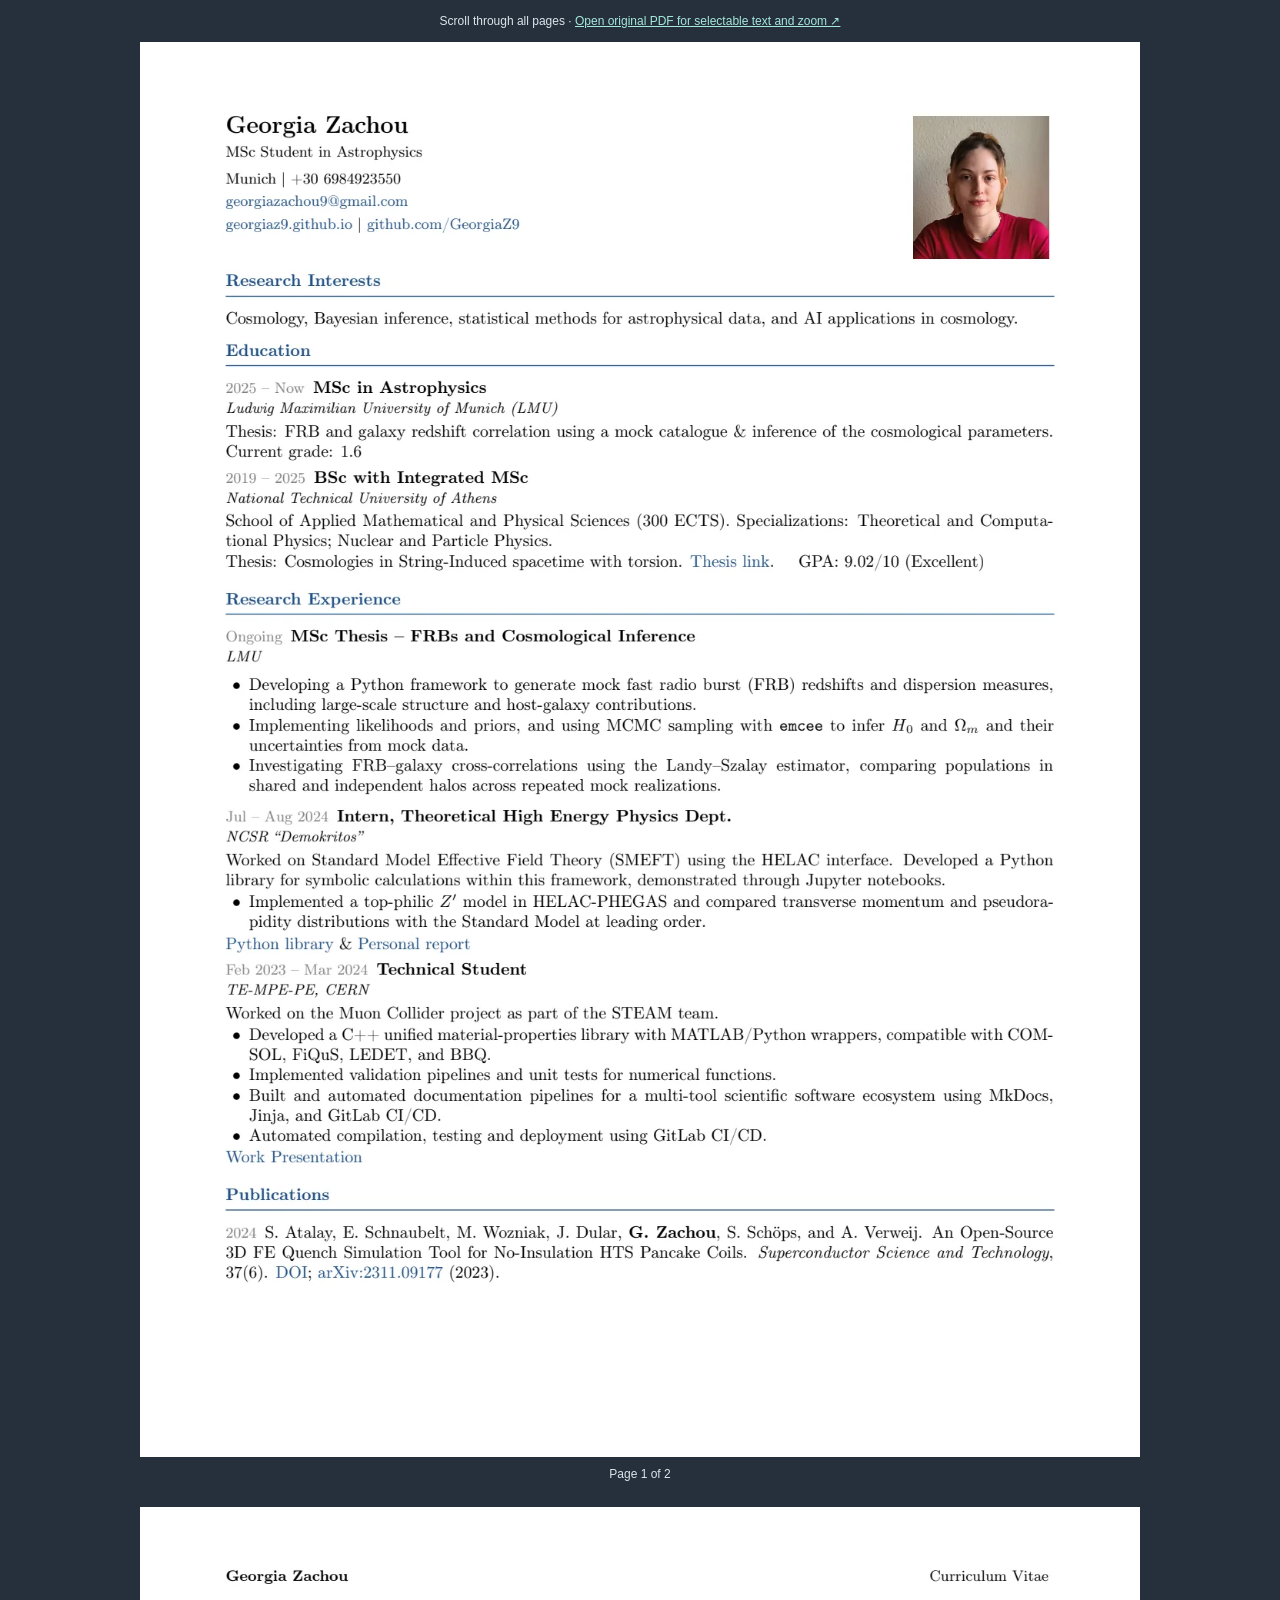
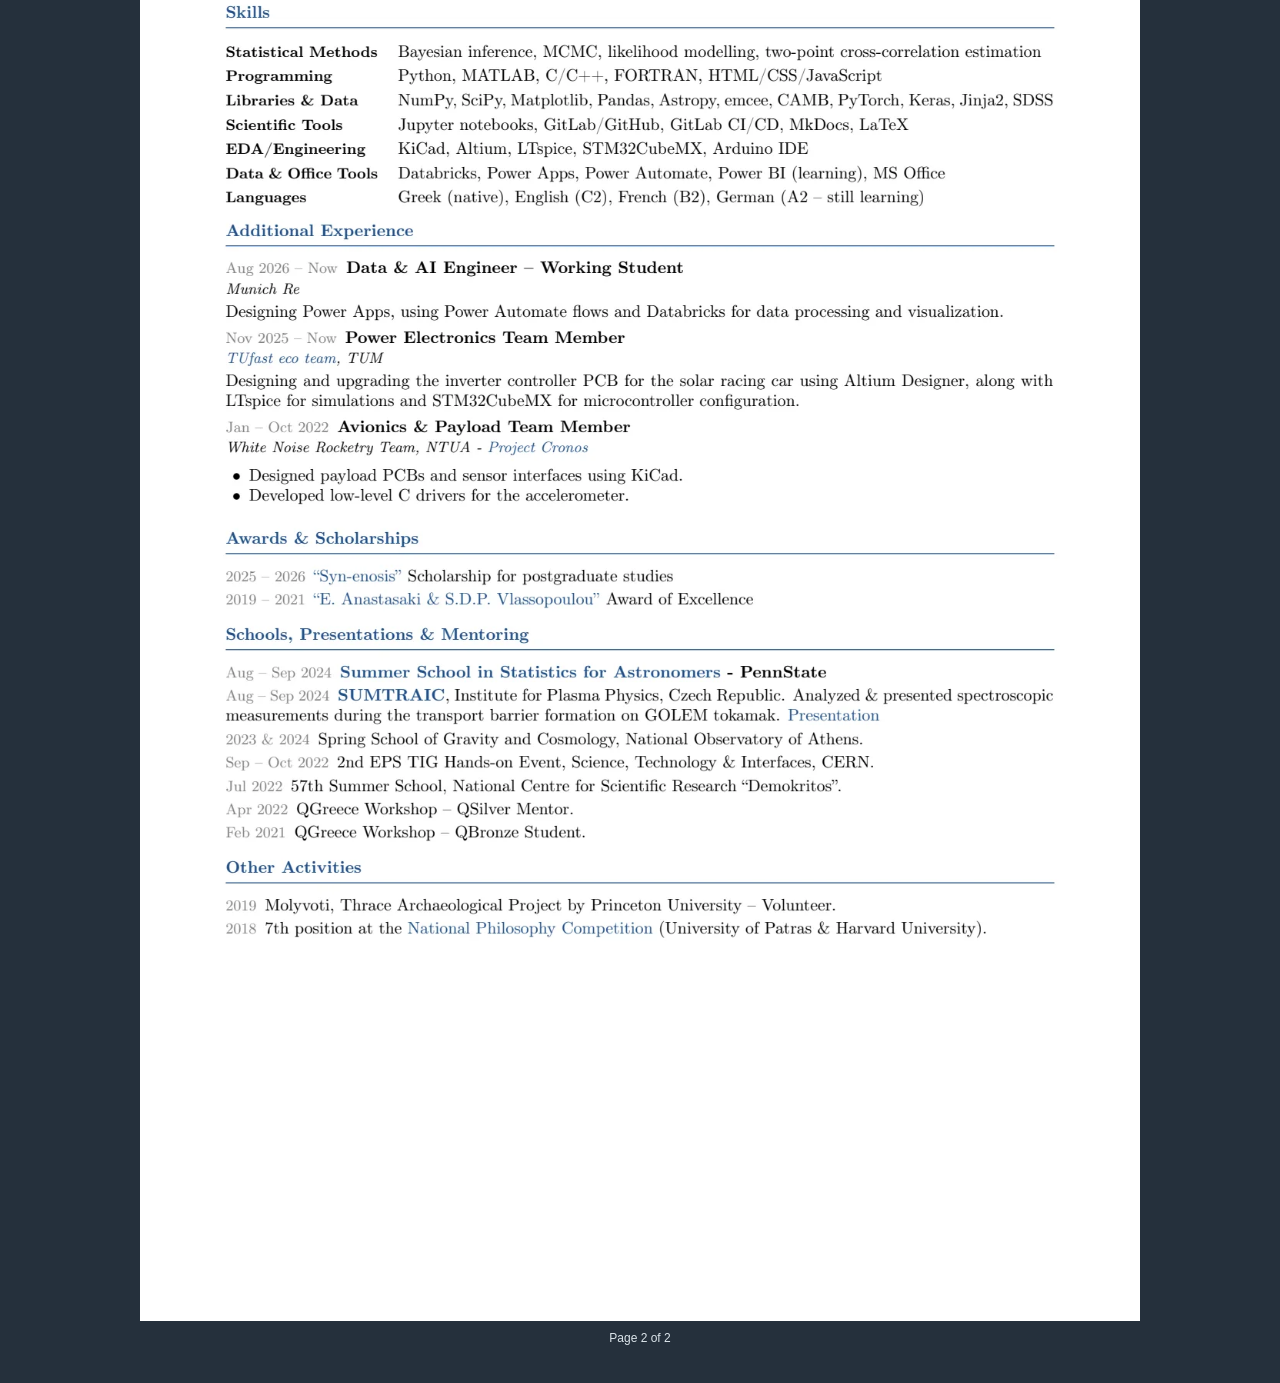
<file: docs/previews/CV_PhD/index.html>
<!doctype html><html lang="en"><head><meta charset="utf-8"><meta name="viewport" content="width=device-width,initial-scale=1"><title>Document preview</title><style>body{margin:0;padding:12px;background:#25303c;font:12px/1.5 Arial,sans-serif;color:#dce5eb}figure{margin:0 auto 16px;max-width:1000px}img{display:block;width:100%;height:auto;background:white}figcaption{text-align:center;padding:8px}a{color:#a5e8dc}header{text-align:center;margin-bottom:12px}</style></head><body><header>Scroll through all pages · <a target="_blank" rel="noopener" href="../../notes/CV_PhD.pdf">Open original PDF for selectable text and zoom ↗</a></header><figure><img src="1.webp" width="1300" height="1839" loading="lazy" alt="Document page 1. For selectable text, open the original PDF."><figcaption>Page 1 of 2</figcaption></figure><figure><img src="2.webp" width="1300" height="1839" loading="lazy" alt="Document page 2. For selectable text, open the original PDF."><figcaption>Page 2 of 2</figcaption></figure></body></html>
</file>
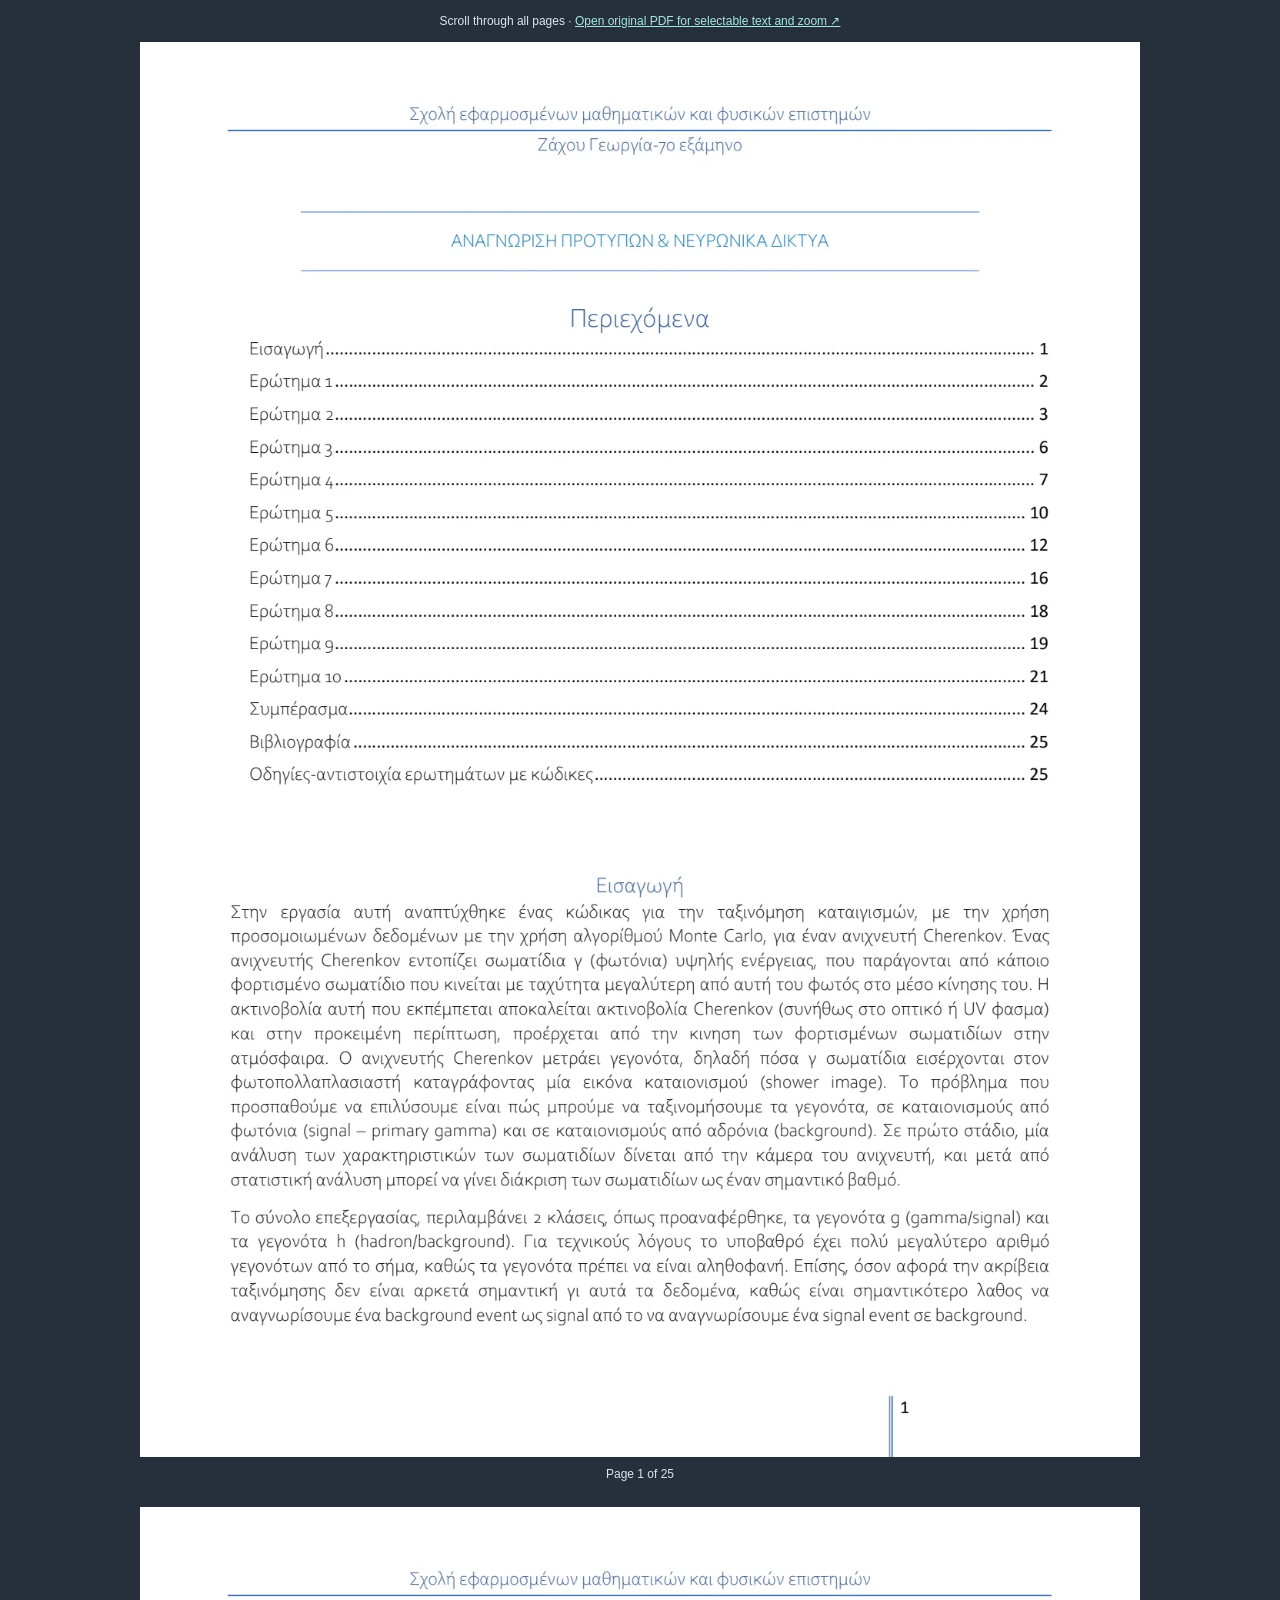
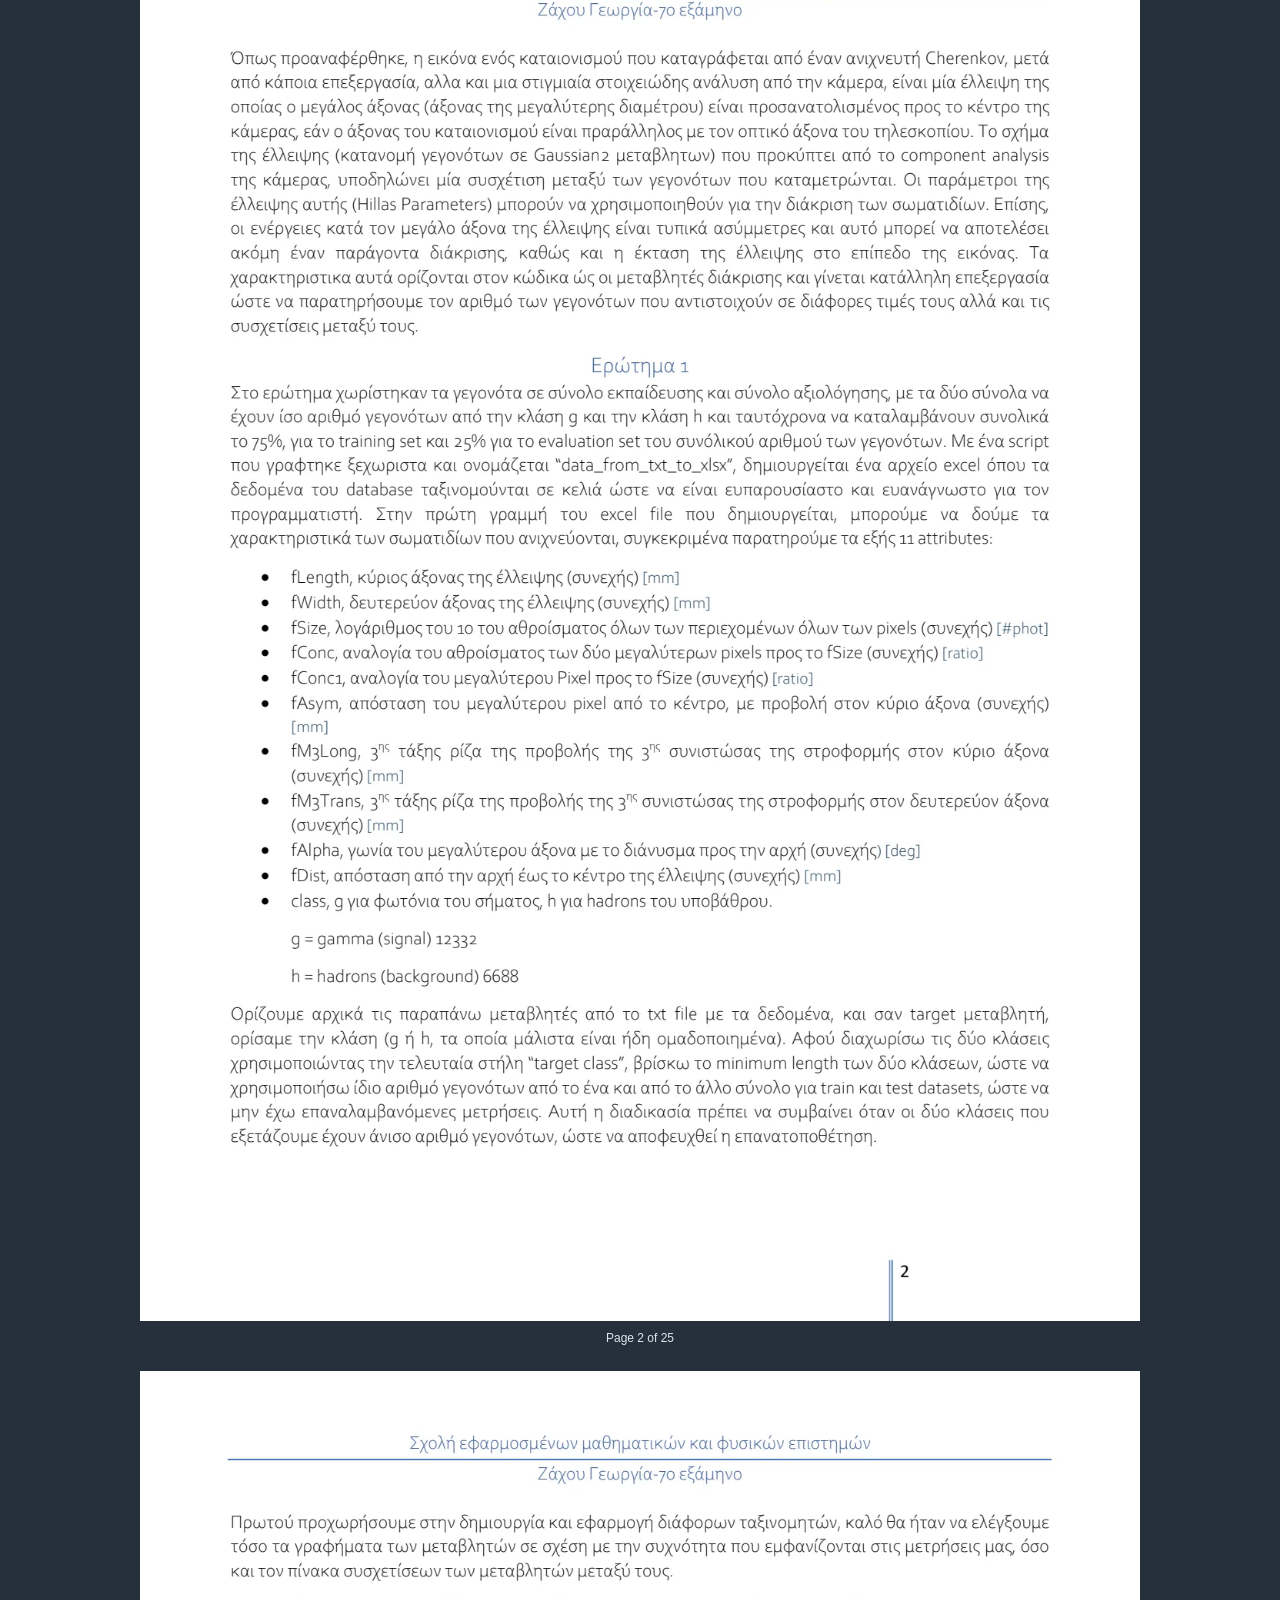
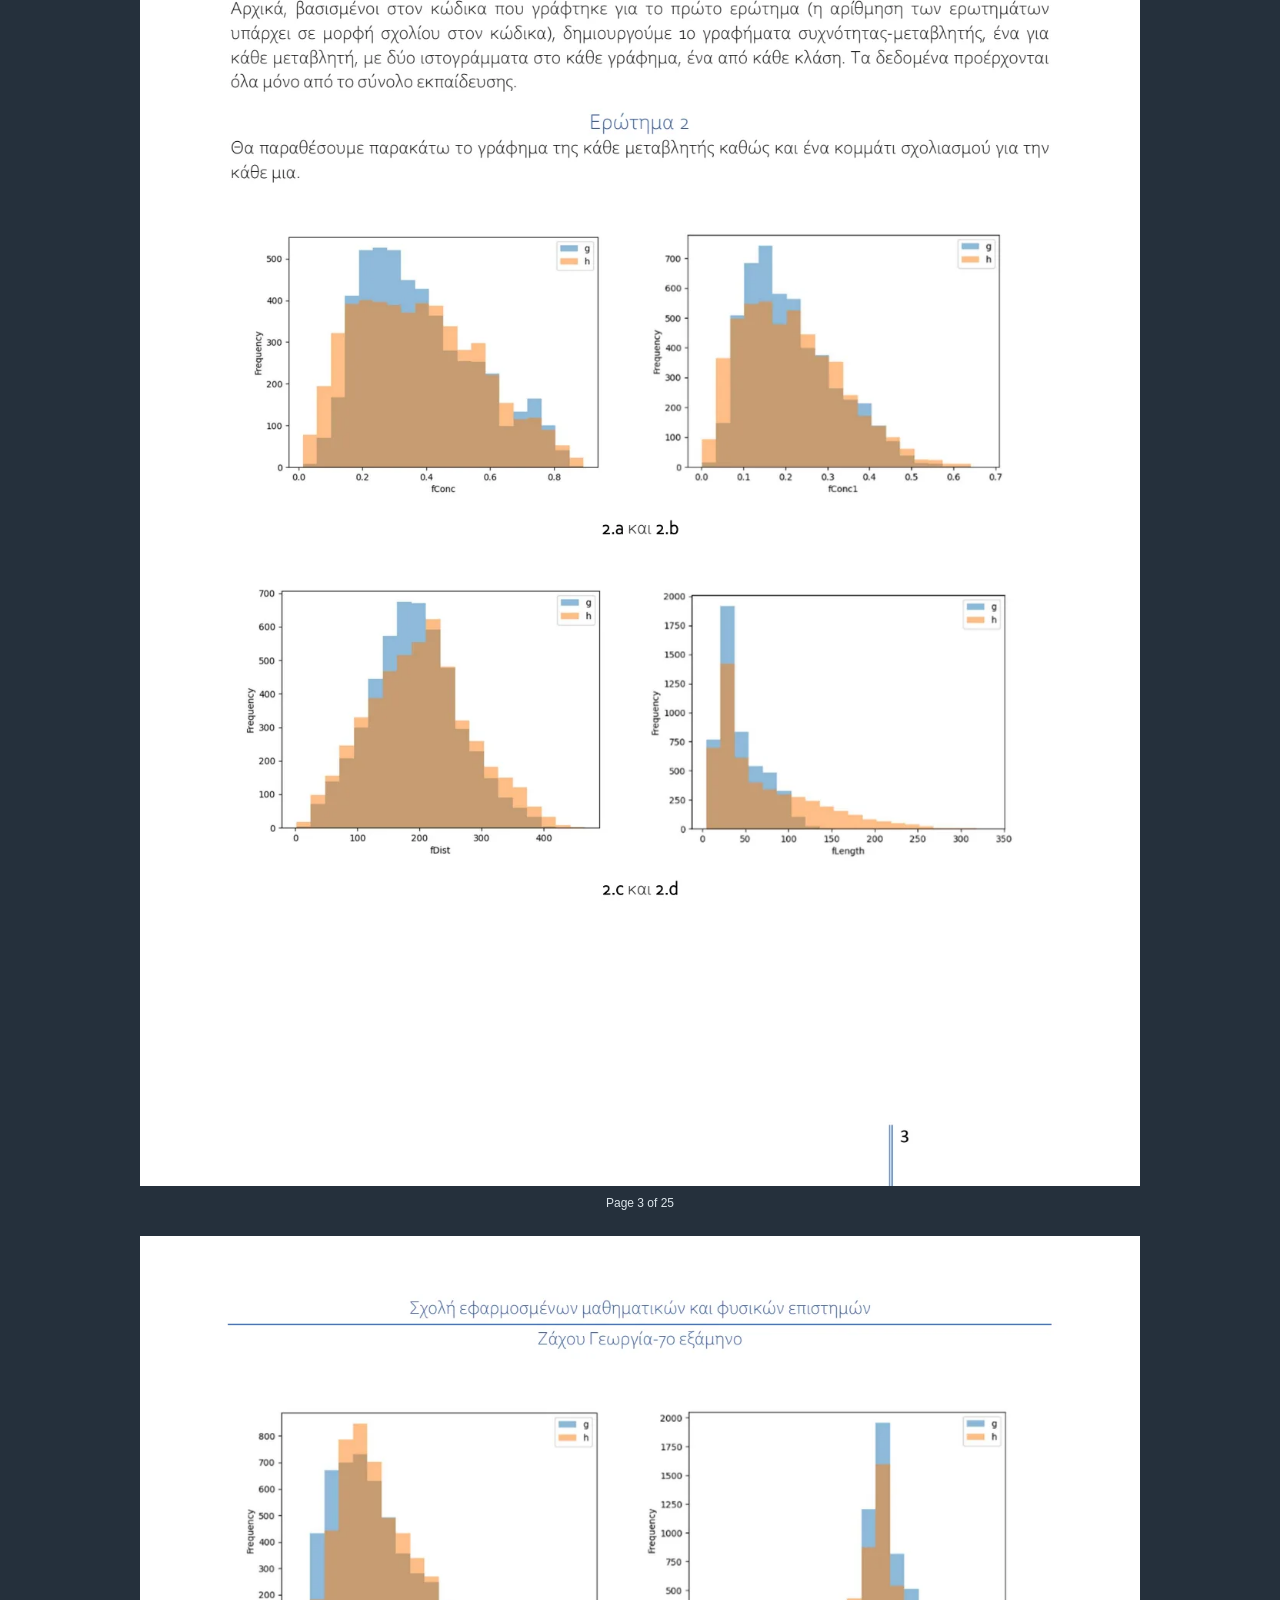
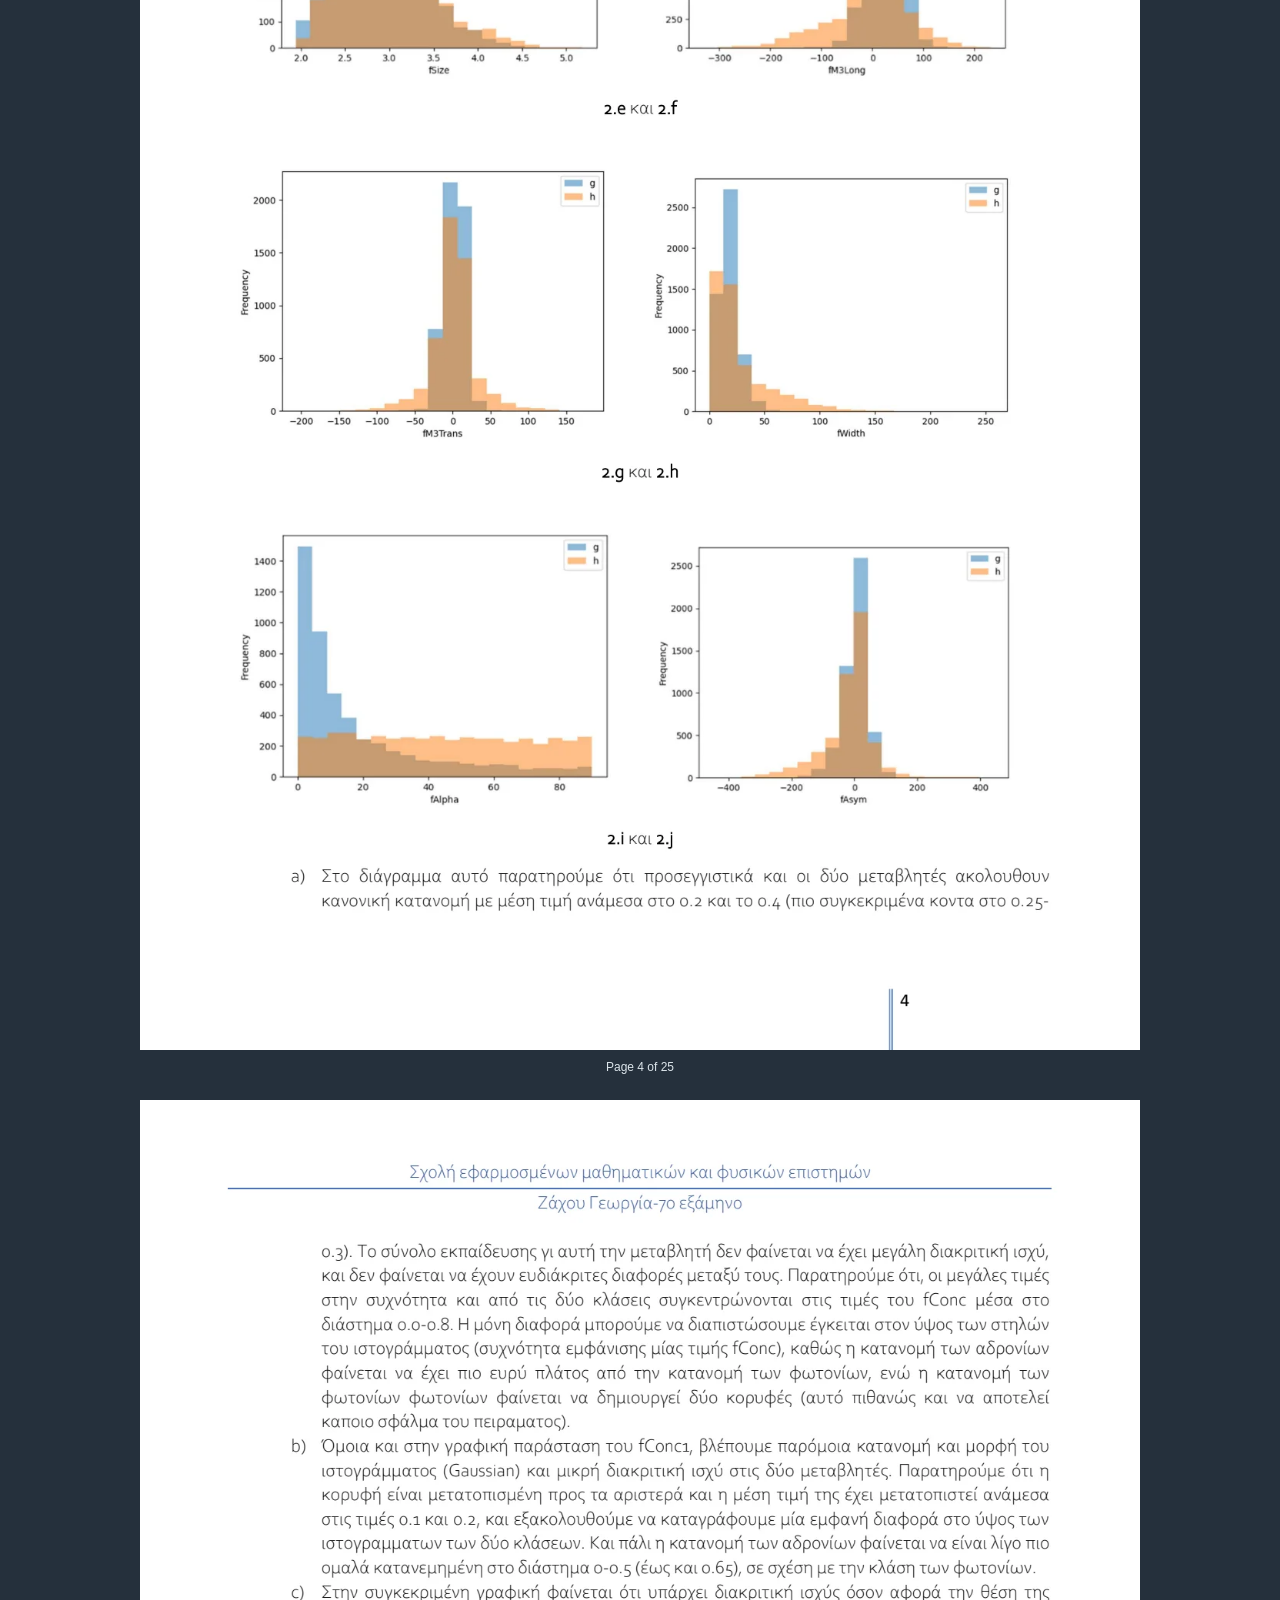
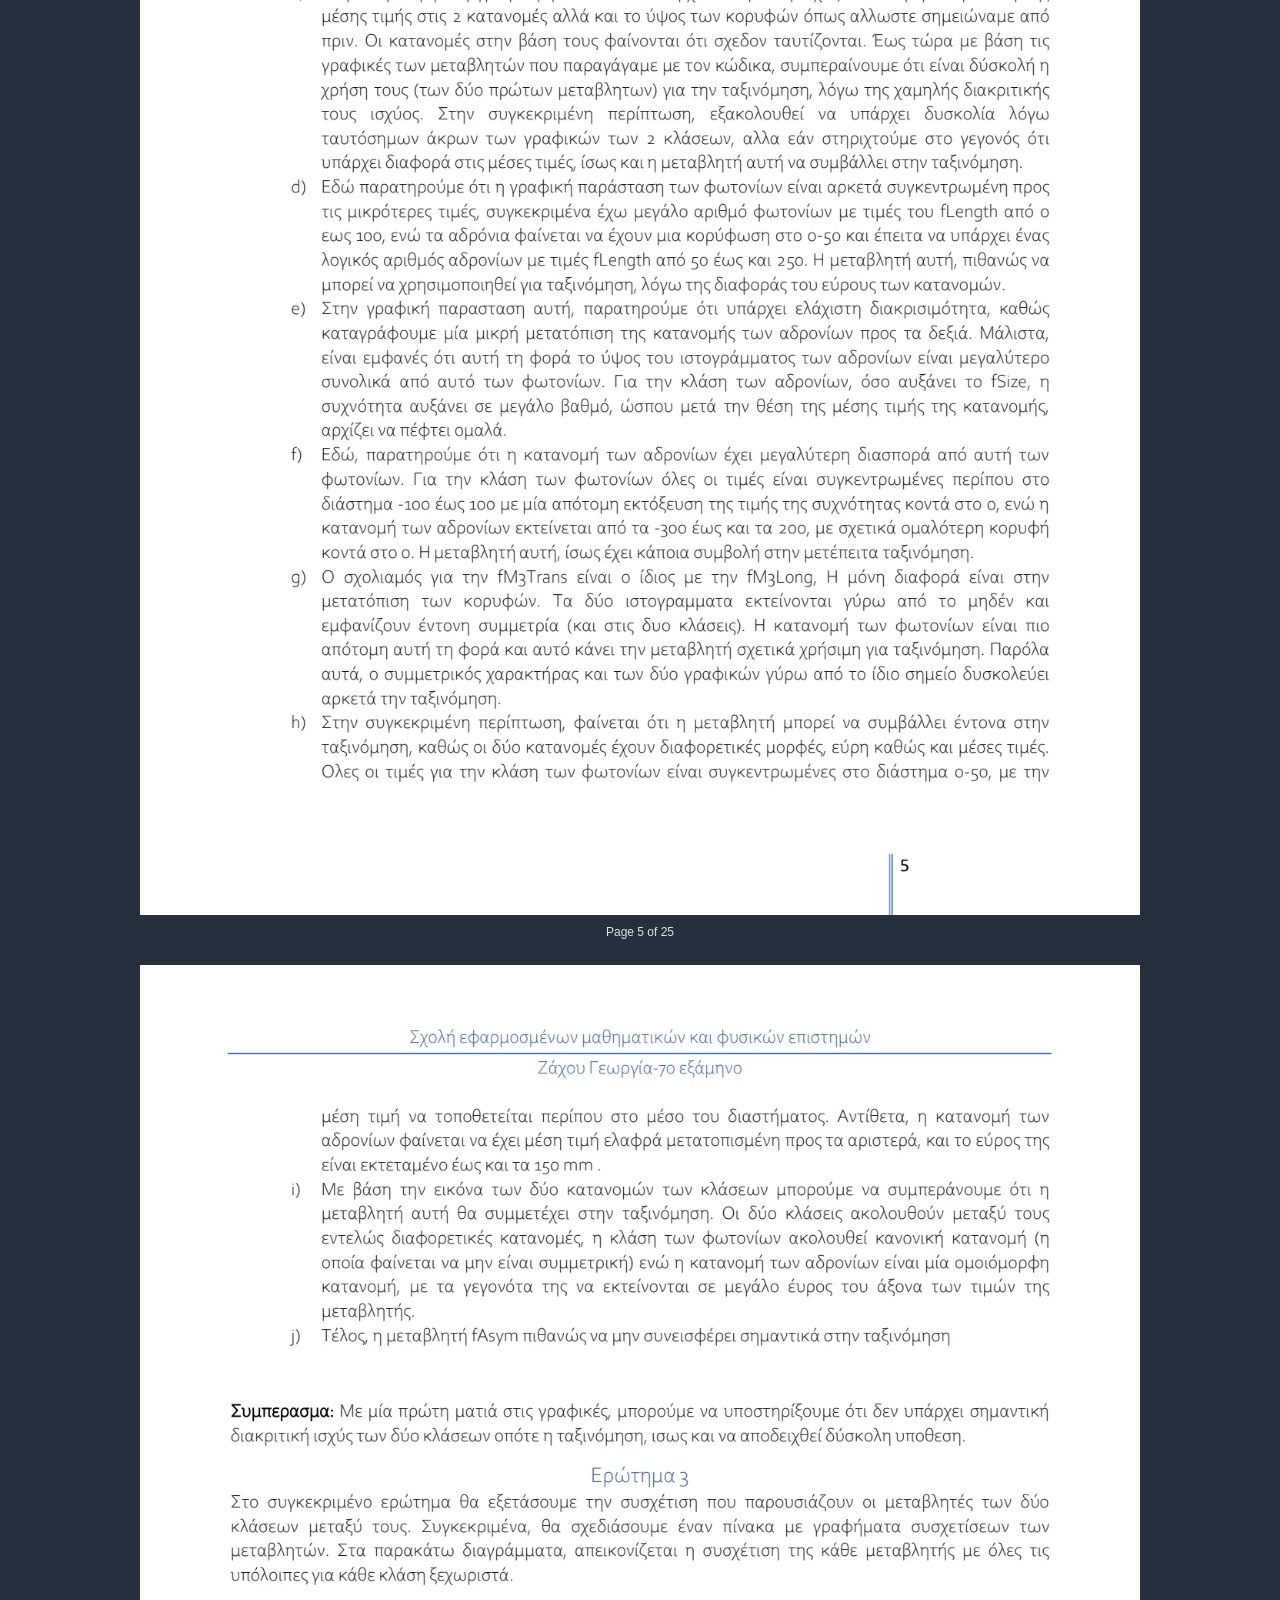
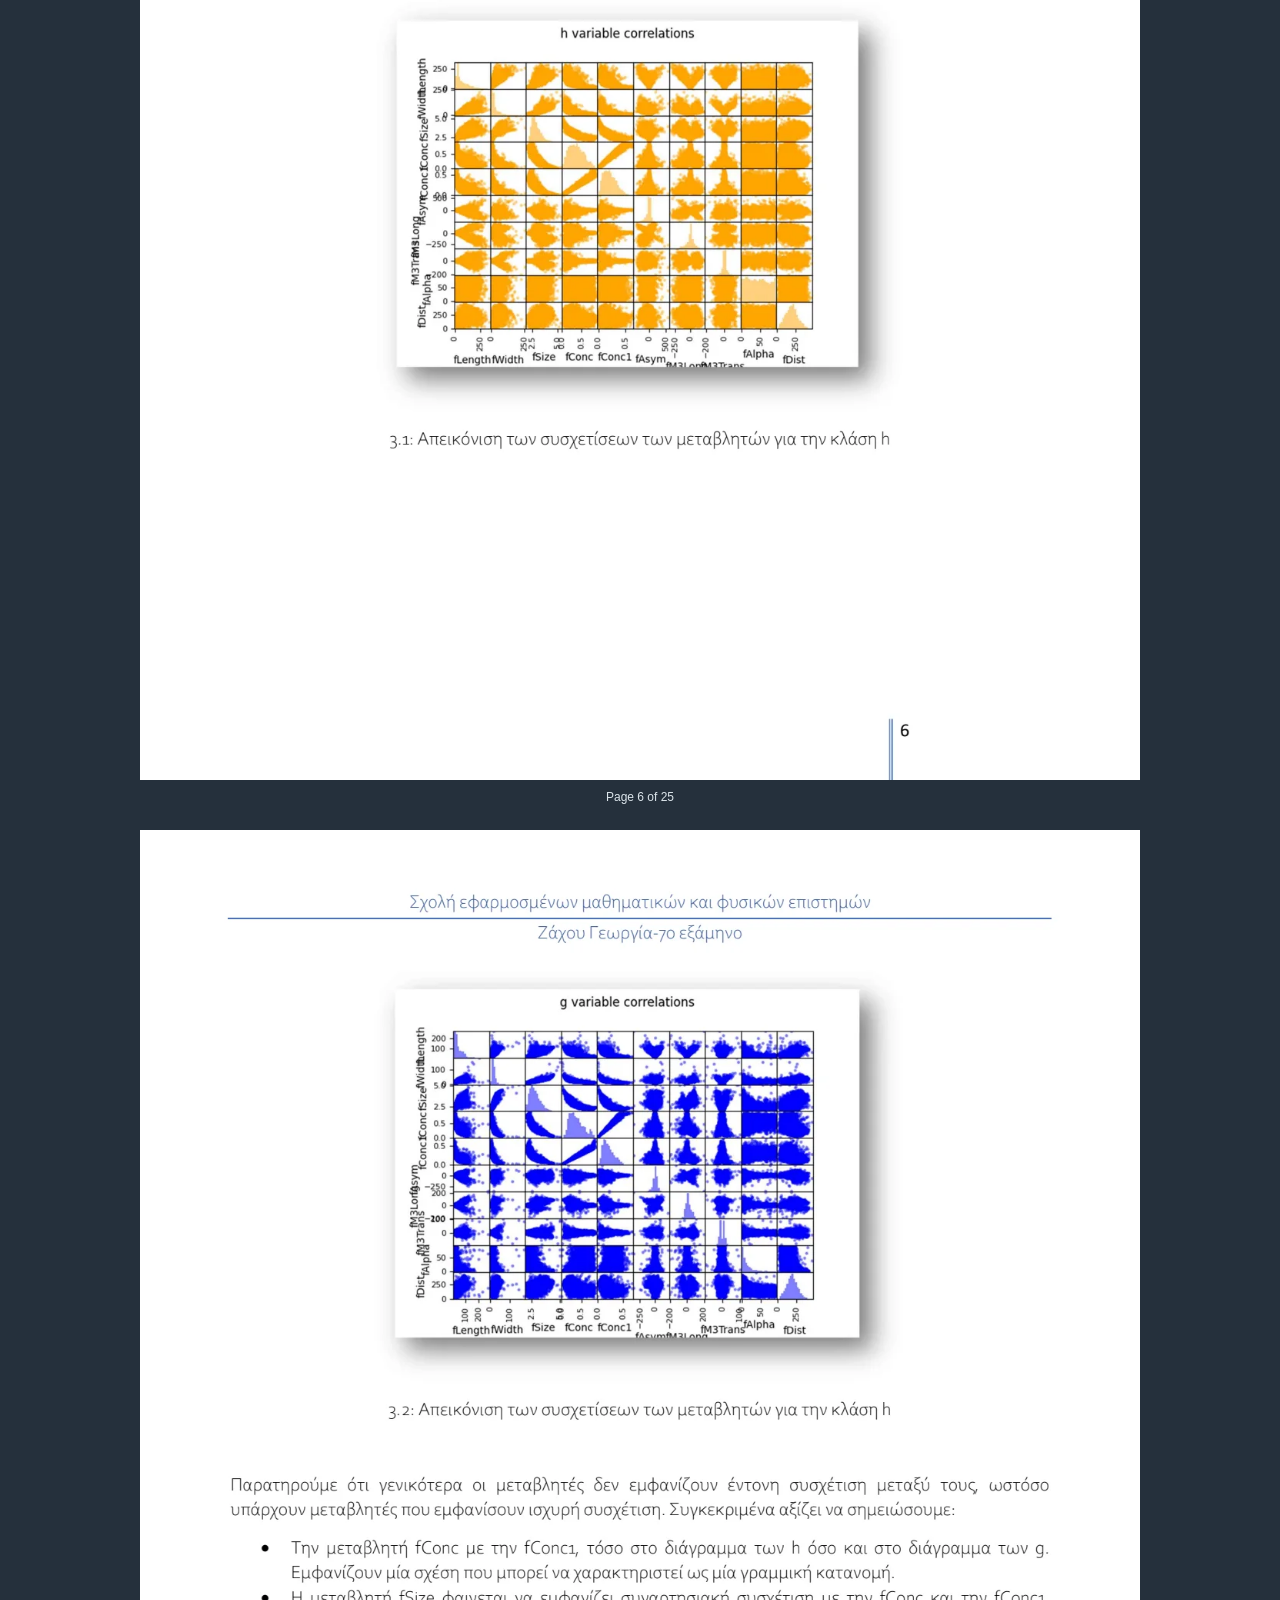
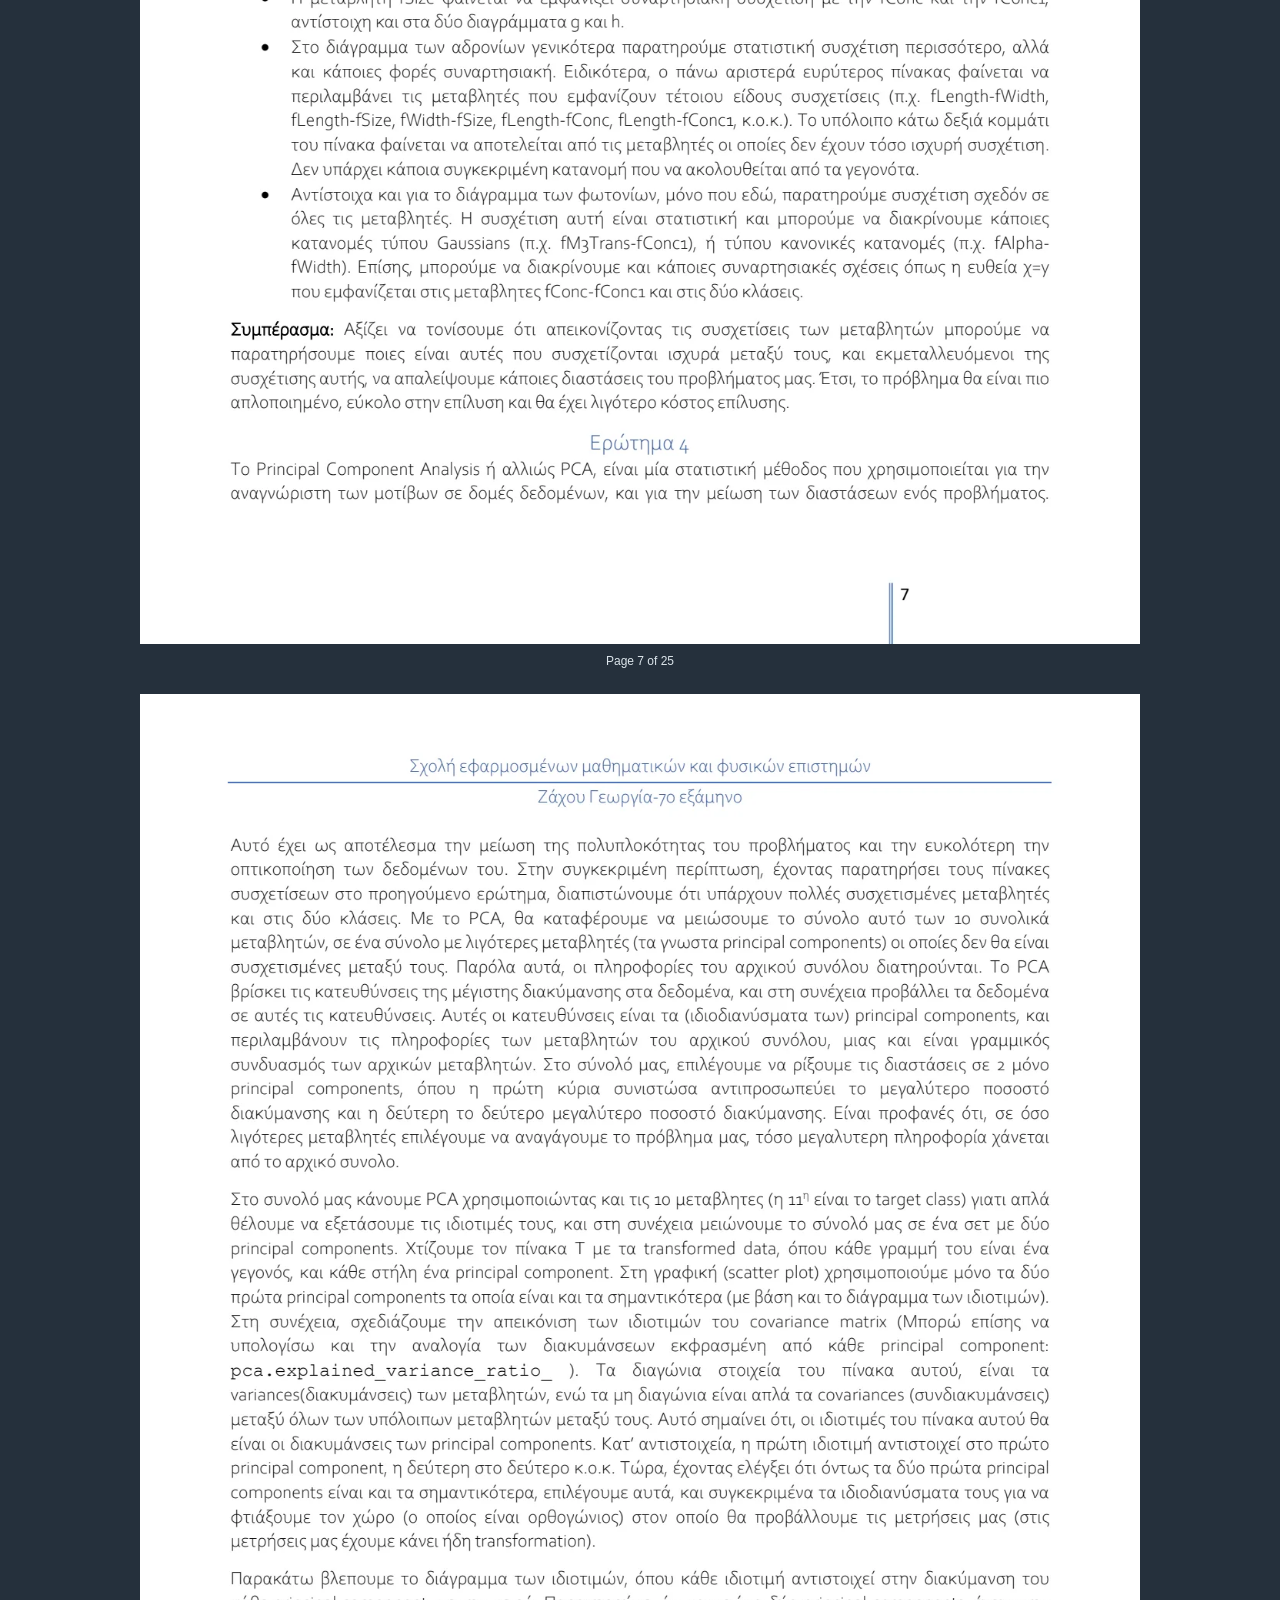
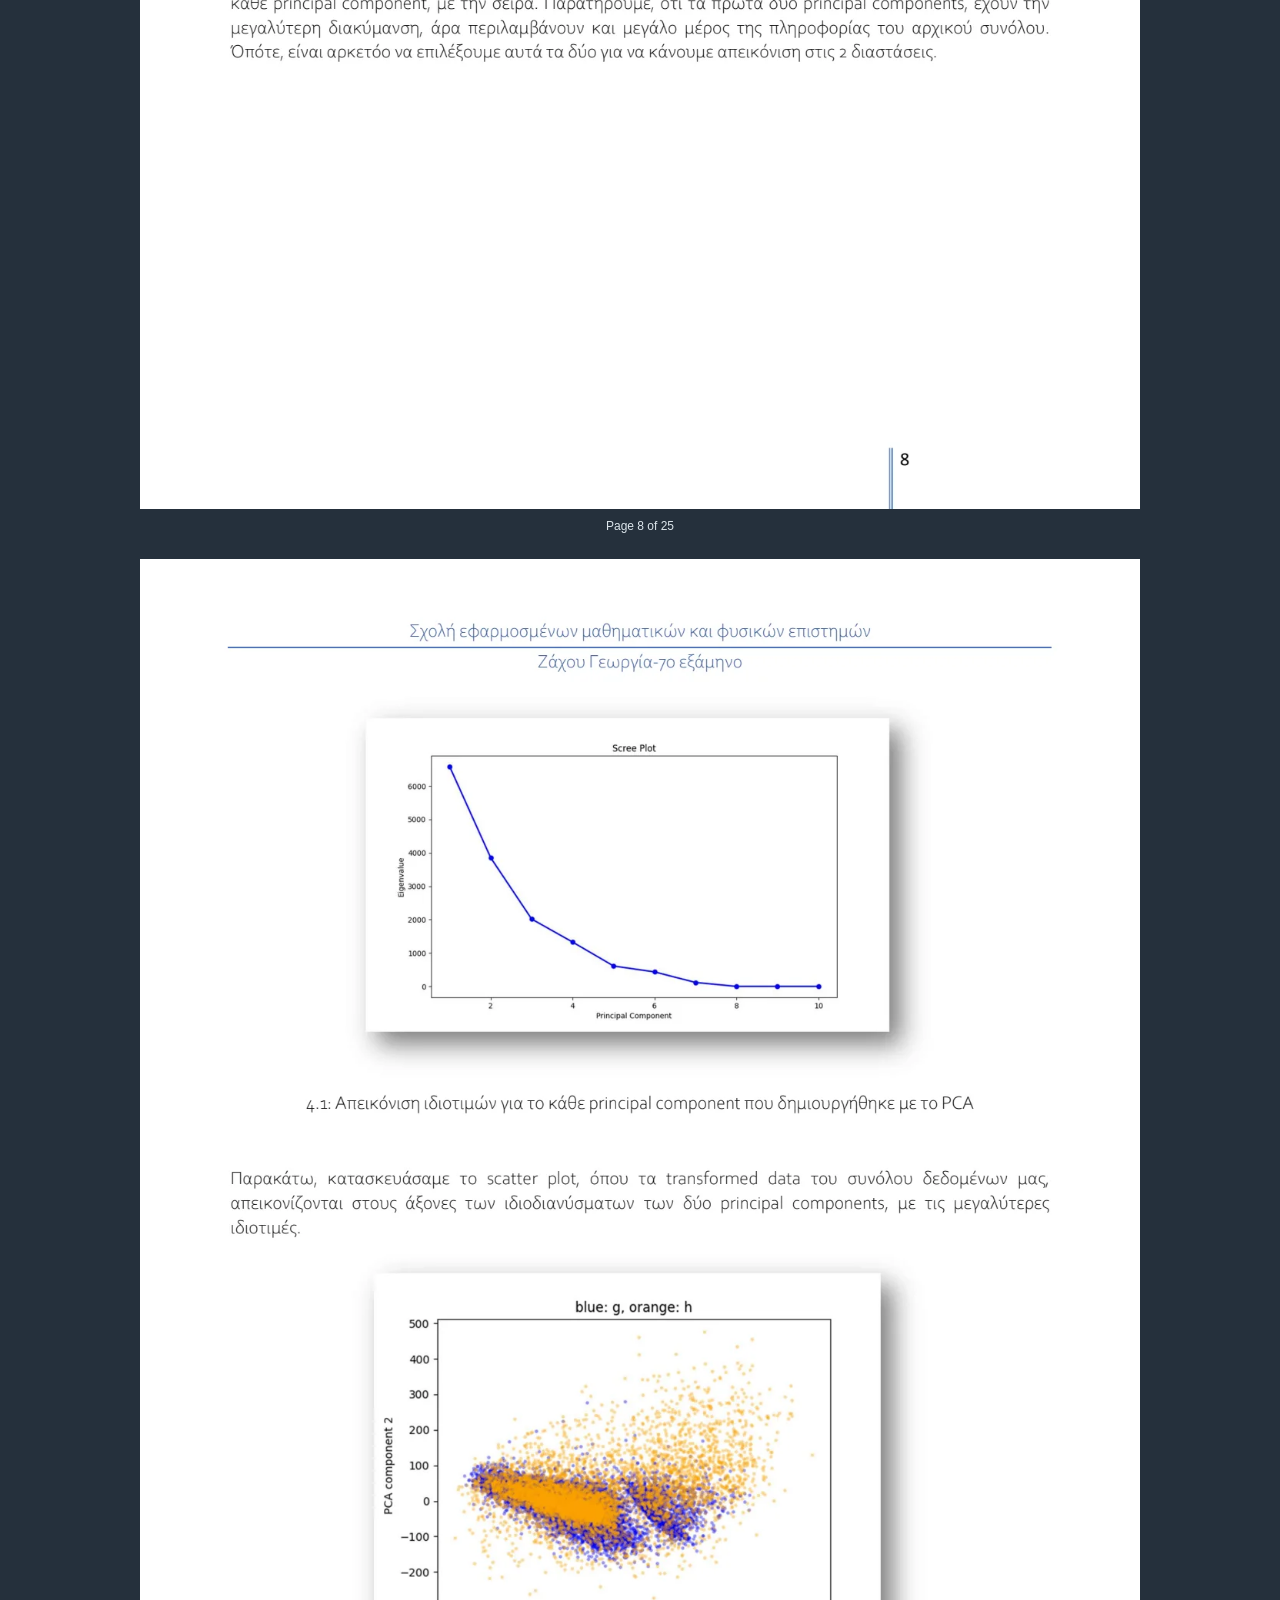
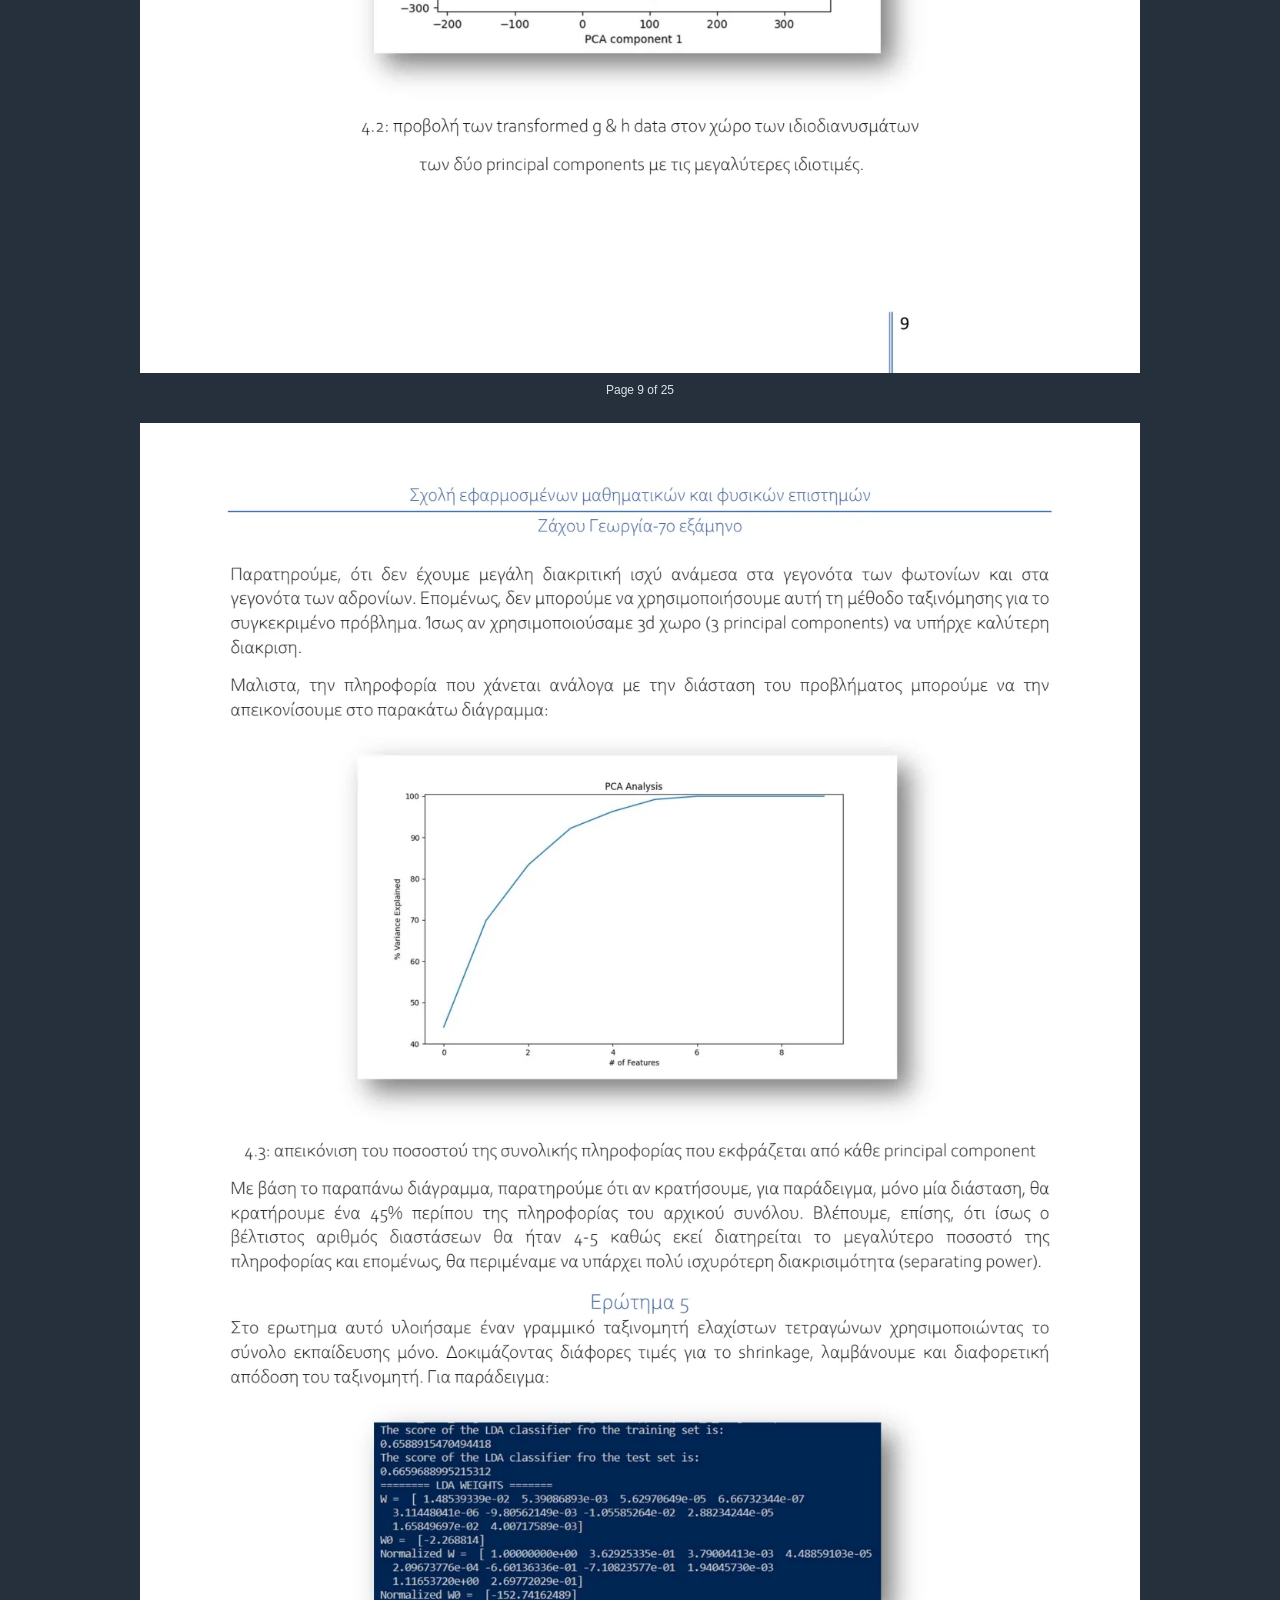
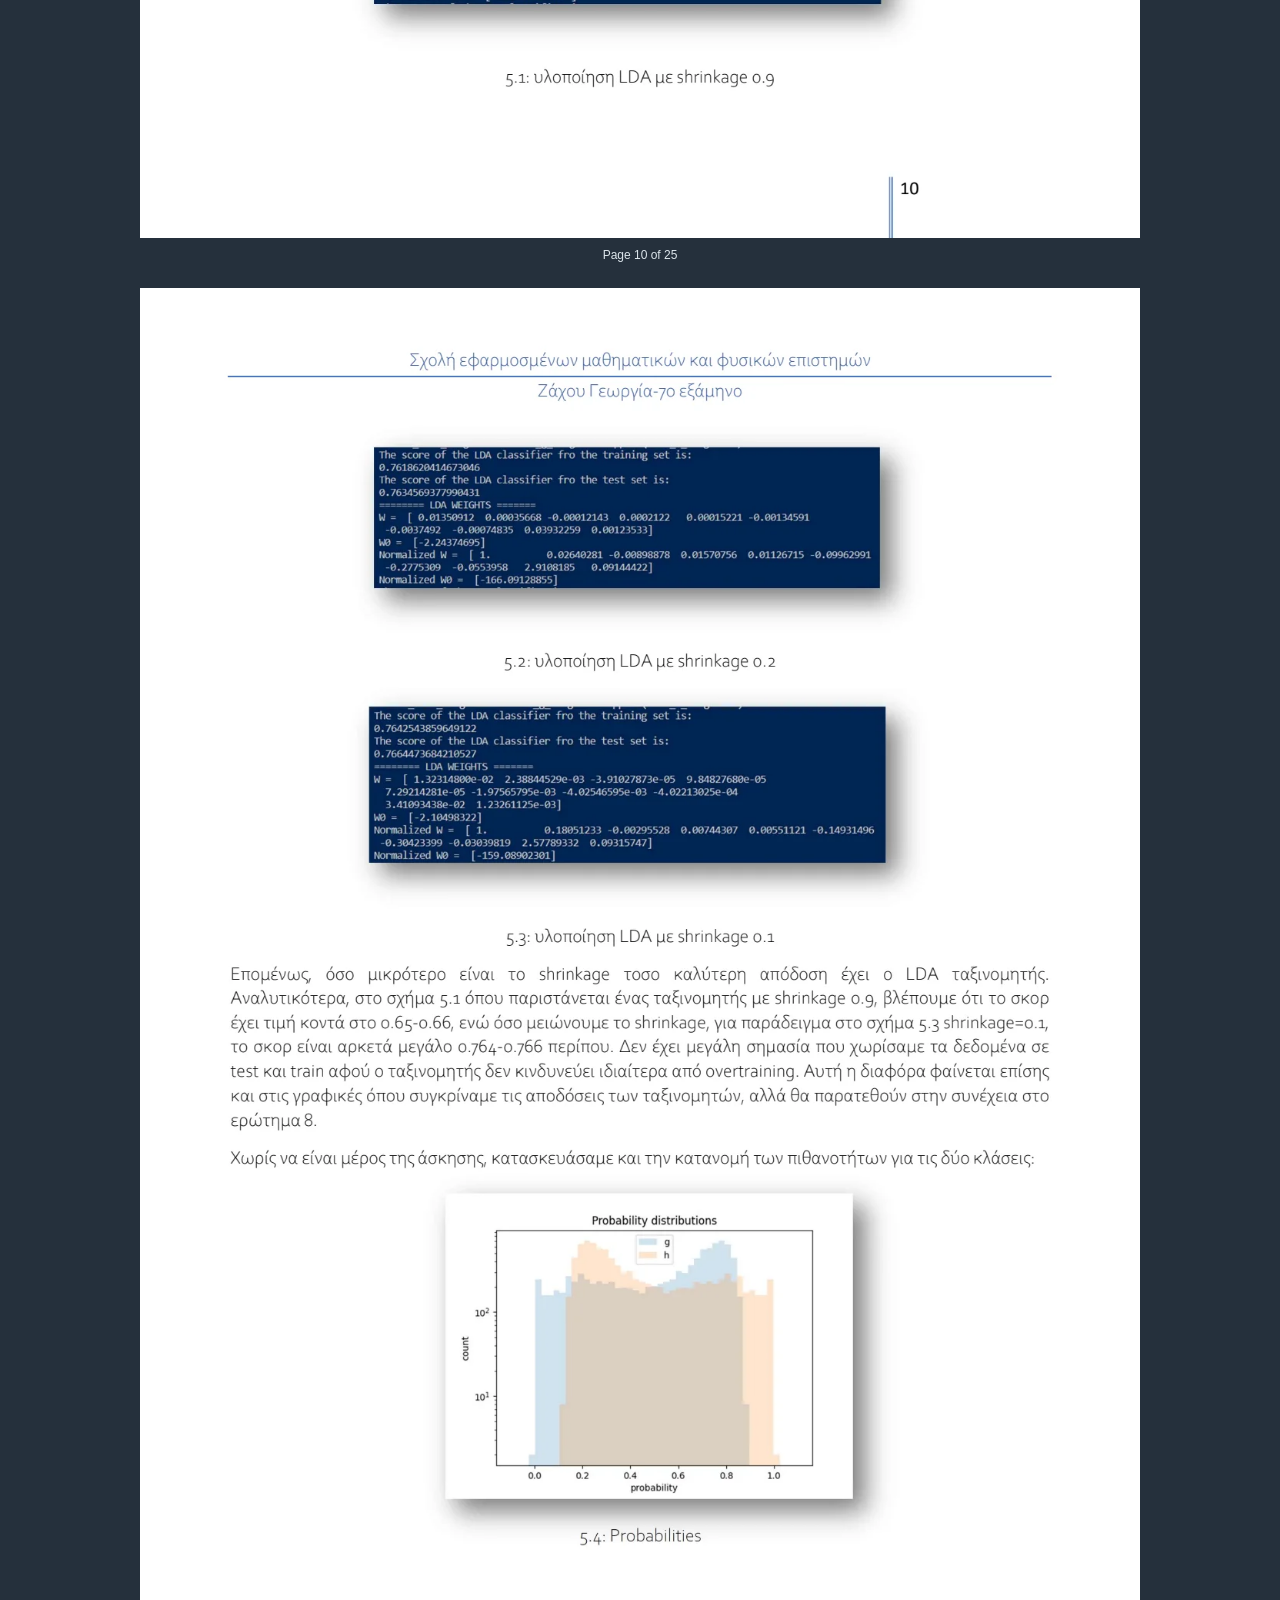
<file: docs/previews/Excercise_NN_ge19098/index.html>
<!doctype html><html lang="en"><head><meta charset="utf-8"><meta name="viewport" content="width=device-width,initial-scale=1"><title>Document preview</title><style>body{margin:0;padding:12px;background:#25303c;font:12px/1.5 Arial,sans-serif;color:#dce5eb}figure{margin:0 auto 16px;max-width:1000px}img{display:block;width:100%;height:auto;background:white}figcaption{text-align:center;padding:8px}a{color:#a5e8dc}header{text-align:center;margin-bottom:12px}</style></head><body><header>Scroll through all pages · <a target="_blank" rel="noopener" href="../../notes/Excercise_NN_ge19098.pdf">Open original PDF for selectable text and zoom ↗</a></header><figure><img src="1.webp" width="1300" height="1839" loading="lazy" alt="Document page 1. For selectable text, open the original PDF."><figcaption>Page 1 of 25</figcaption></figure><figure><img src="2.webp" width="1300" height="1839" loading="lazy" alt="Document page 2. For selectable text, open the original PDF."><figcaption>Page 2 of 25</figcaption></figure><figure><img src="3.webp" width="1300" height="1839" loading="lazy" alt="Document page 3. For selectable text, open the original PDF."><figcaption>Page 3 of 25</figcaption></figure><figure><img src="4.webp" width="1300" height="1839" loading="lazy" alt="Document page 4. For selectable text, open the original PDF."><figcaption>Page 4 of 25</figcaption></figure><figure><img src="5.webp" width="1300" height="1839" loading="lazy" alt="Document page 5. For selectable text, open the original PDF."><figcaption>Page 5 of 25</figcaption></figure><figure><img src="6.webp" width="1300" height="1839" loading="lazy" alt="Document page 6. For selectable text, open the original PDF."><figcaption>Page 6 of 25</figcaption></figure><figure><img src="7.webp" width="1300" height="1839" loading="lazy" alt="Document page 7. For selectable text, open the original PDF."><figcaption>Page 7 of 25</figcaption></figure><figure><img src="8.webp" width="1300" height="1839" loading="lazy" alt="Document page 8. For selectable text, open the original PDF."><figcaption>Page 8 of 25</figcaption></figure><figure><img src="9.webp" width="1300" height="1839" loading="lazy" alt="Document page 9. For selectable text, open the original PDF."><figcaption>Page 9 of 25</figcaption></figure><figure><img src="10.webp" width="1300" height="1839" loading="lazy" alt="Document page 10. For selectable text, open the original PDF."><figcaption>Page 10 of 25</figcaption></figure><figure><img src="11.webp" width="1300" height="1839" loading="lazy" alt="Document page 11. For selectable text, open the original PDF."><figcaption>Page 11 of 25</figcaption></figure><figure><img src="12.webp" width="1300" height="1839" loading="lazy" alt="Document page 12. For selectable text, open the original PDF."><figcaption>Page 12 of 25</figcaption></figure><figure><img src="13.webp" width="1300" height="1839" loading="lazy" alt="Document page 13. For selectable text, open the original PDF."><figcaption>Page 13 of 25</figcaption></figure><figure><img src="14.webp" width="1300" height="1839" loading="lazy" alt="Document page 14. For selectable text, open the original PDF."><figcaption>Page 14 of 25</figcaption></figure><figure><img src="15.webp" width="1300" height="1839" loading="lazy" alt="Document page 15. For selectable text, open the original PDF."><figcaption>Page 15 of 25</figcaption></figure><figure><img src="16.webp" width="1300" height="1839" loading="lazy" alt="Document page 16. For selectable text, open the original PDF."><figcaption>Page 16 of 25</figcaption></figure><figure><img src="17.webp" width="1300" height="1839" loading="lazy" alt="Document page 17. For selectable text, open the original PDF."><figcaption>Page 17 of 25</figcaption></figure><figure><img src="18.webp" width="1300" height="1839" loading="lazy" alt="Document page 18. For selectable text, open the original PDF."><figcaption>Page 18 of 25</figcaption></figure><figure><img src="19.webp" width="1300" height="1839" loading="lazy" alt="Document page 19. For selectable text, open the original PDF."><figcaption>Page 19 of 25</figcaption></figure><figure><img src="20.webp" width="1300" height="1839" loading="lazy" alt="Document page 20. For selectable text, open the original PDF."><figcaption>Page 20 of 25</figcaption></figure><figure><img src="21.webp" width="1300" height="1839" loading="lazy" alt="Document page 21. For selectable text, open the original PDF."><figcaption>Page 21 of 25</figcaption></figure><figure><img src="22.webp" width="1300" height="1839" loading="lazy" alt="Document page 22. For selectable text, open the original PDF."><figcaption>Page 22 of 25</figcaption></figure><figure><img src="23.webp" width="1300" height="1839" loading="lazy" alt="Document page 23. For selectable text, open the original PDF."><figcaption>Page 23 of 25</figcaption></figure><figure><img src="24.webp" width="1300" height="1839" loading="lazy" alt="Document page 24. For selectable text, open the original PDF."><figcaption>Page 24 of 25</figcaption></figure><figure><img src="25.webp" width="1300" height="1839" loading="lazy" alt="Document page 25. For selectable text, open the original PDF."><figcaption>Page 25 of 25</figcaption></figure></body></html>
</file>
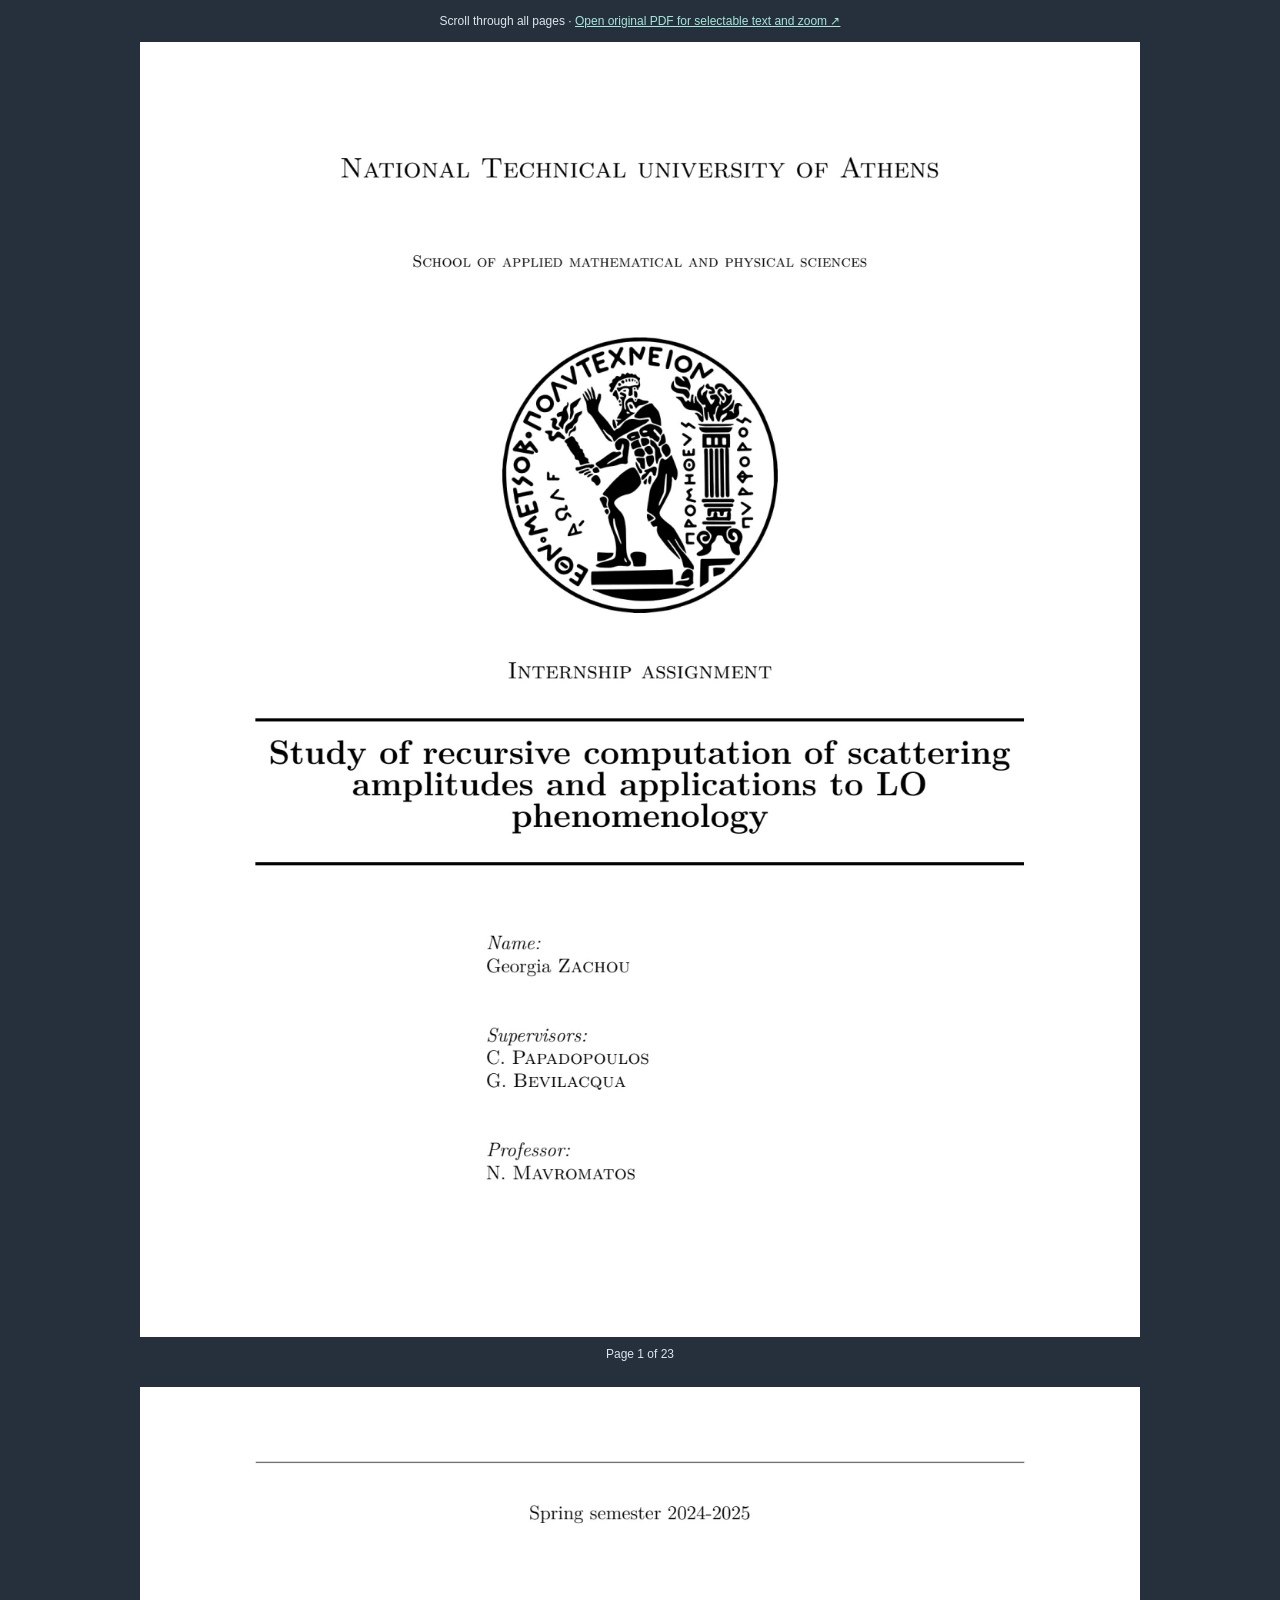
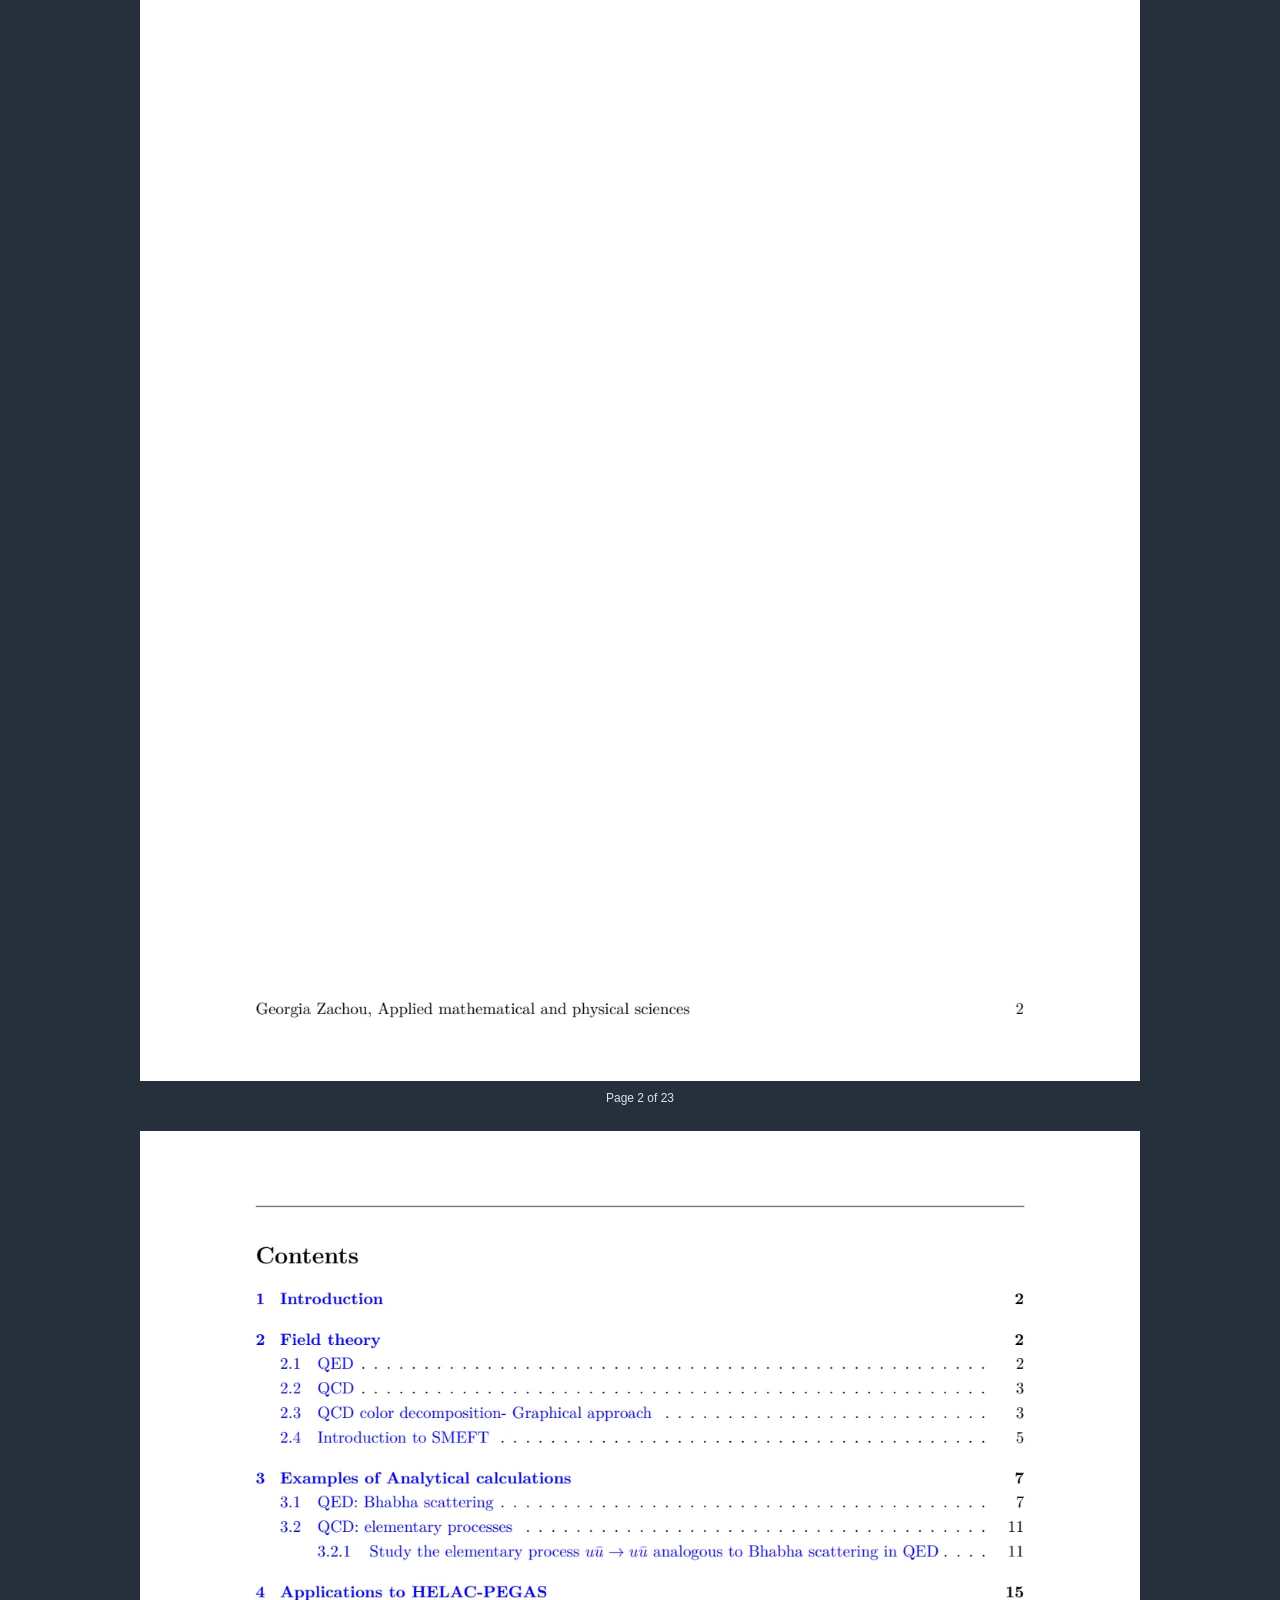
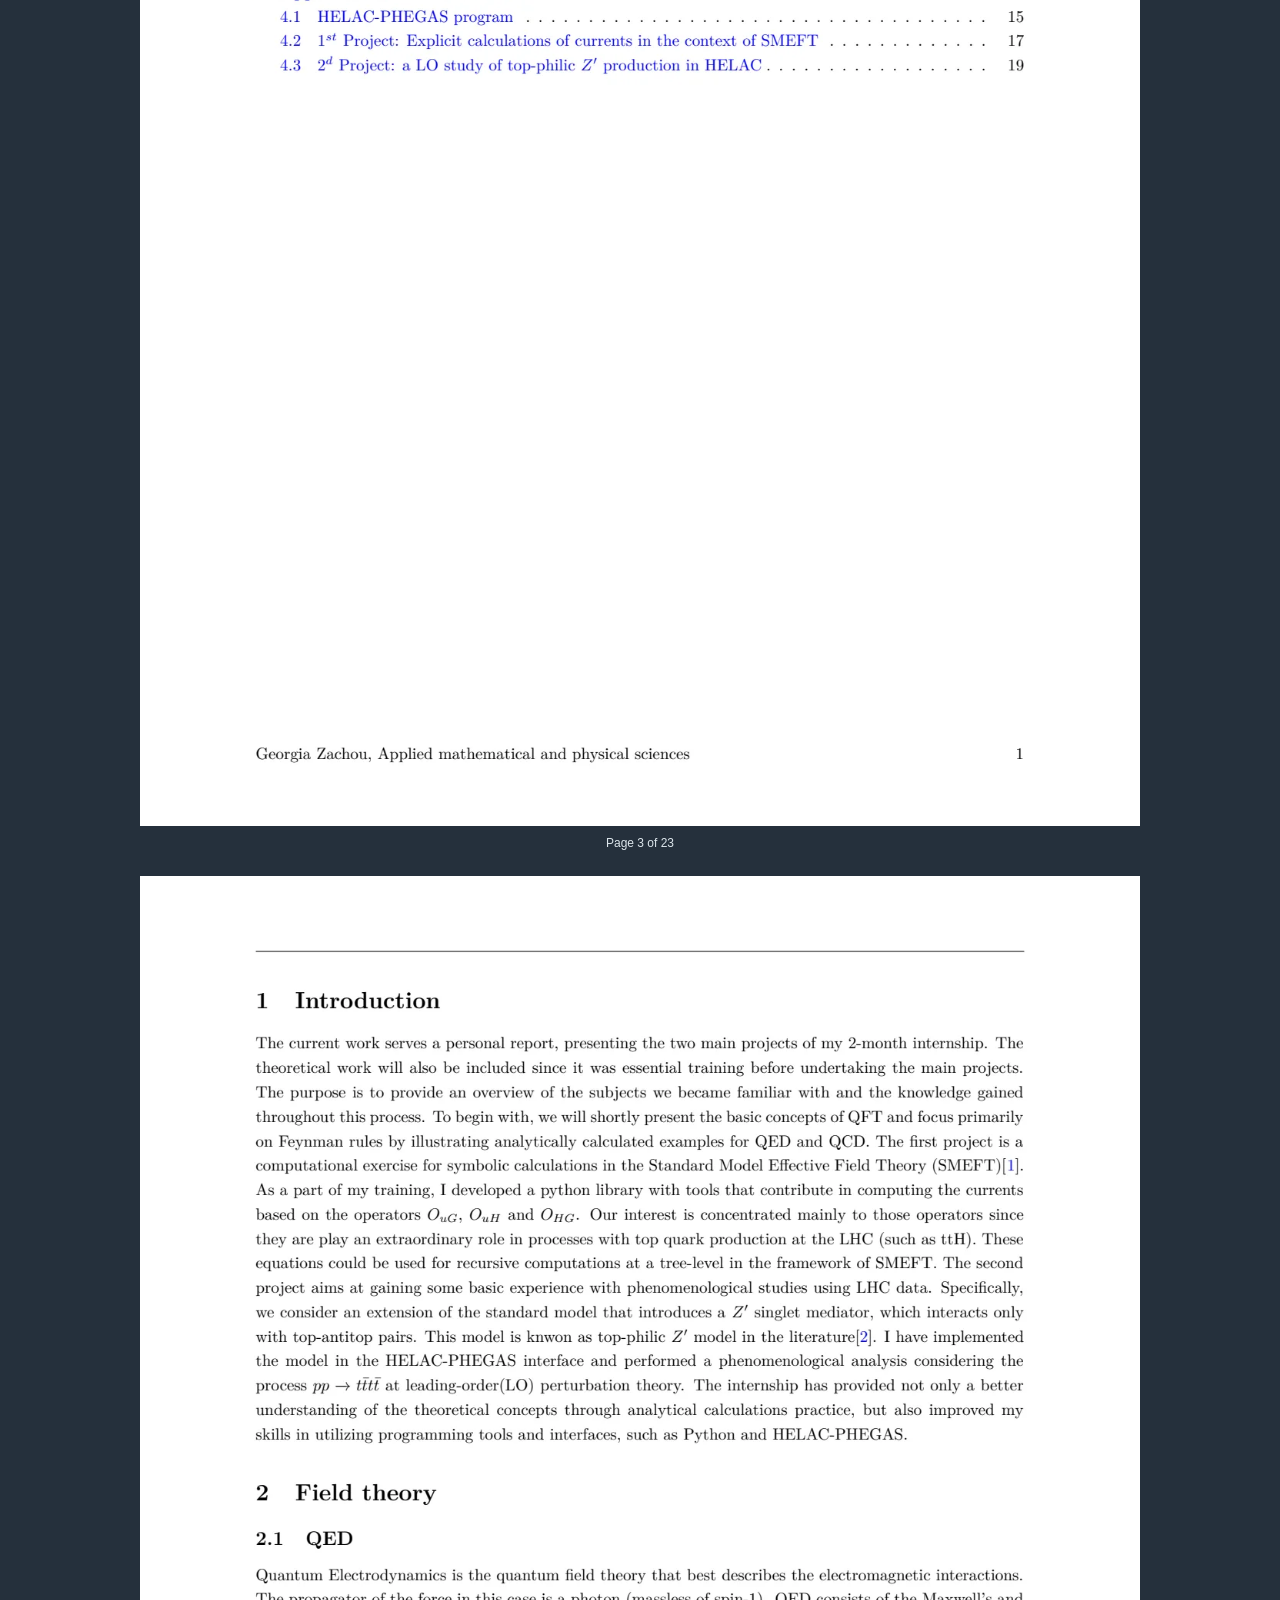
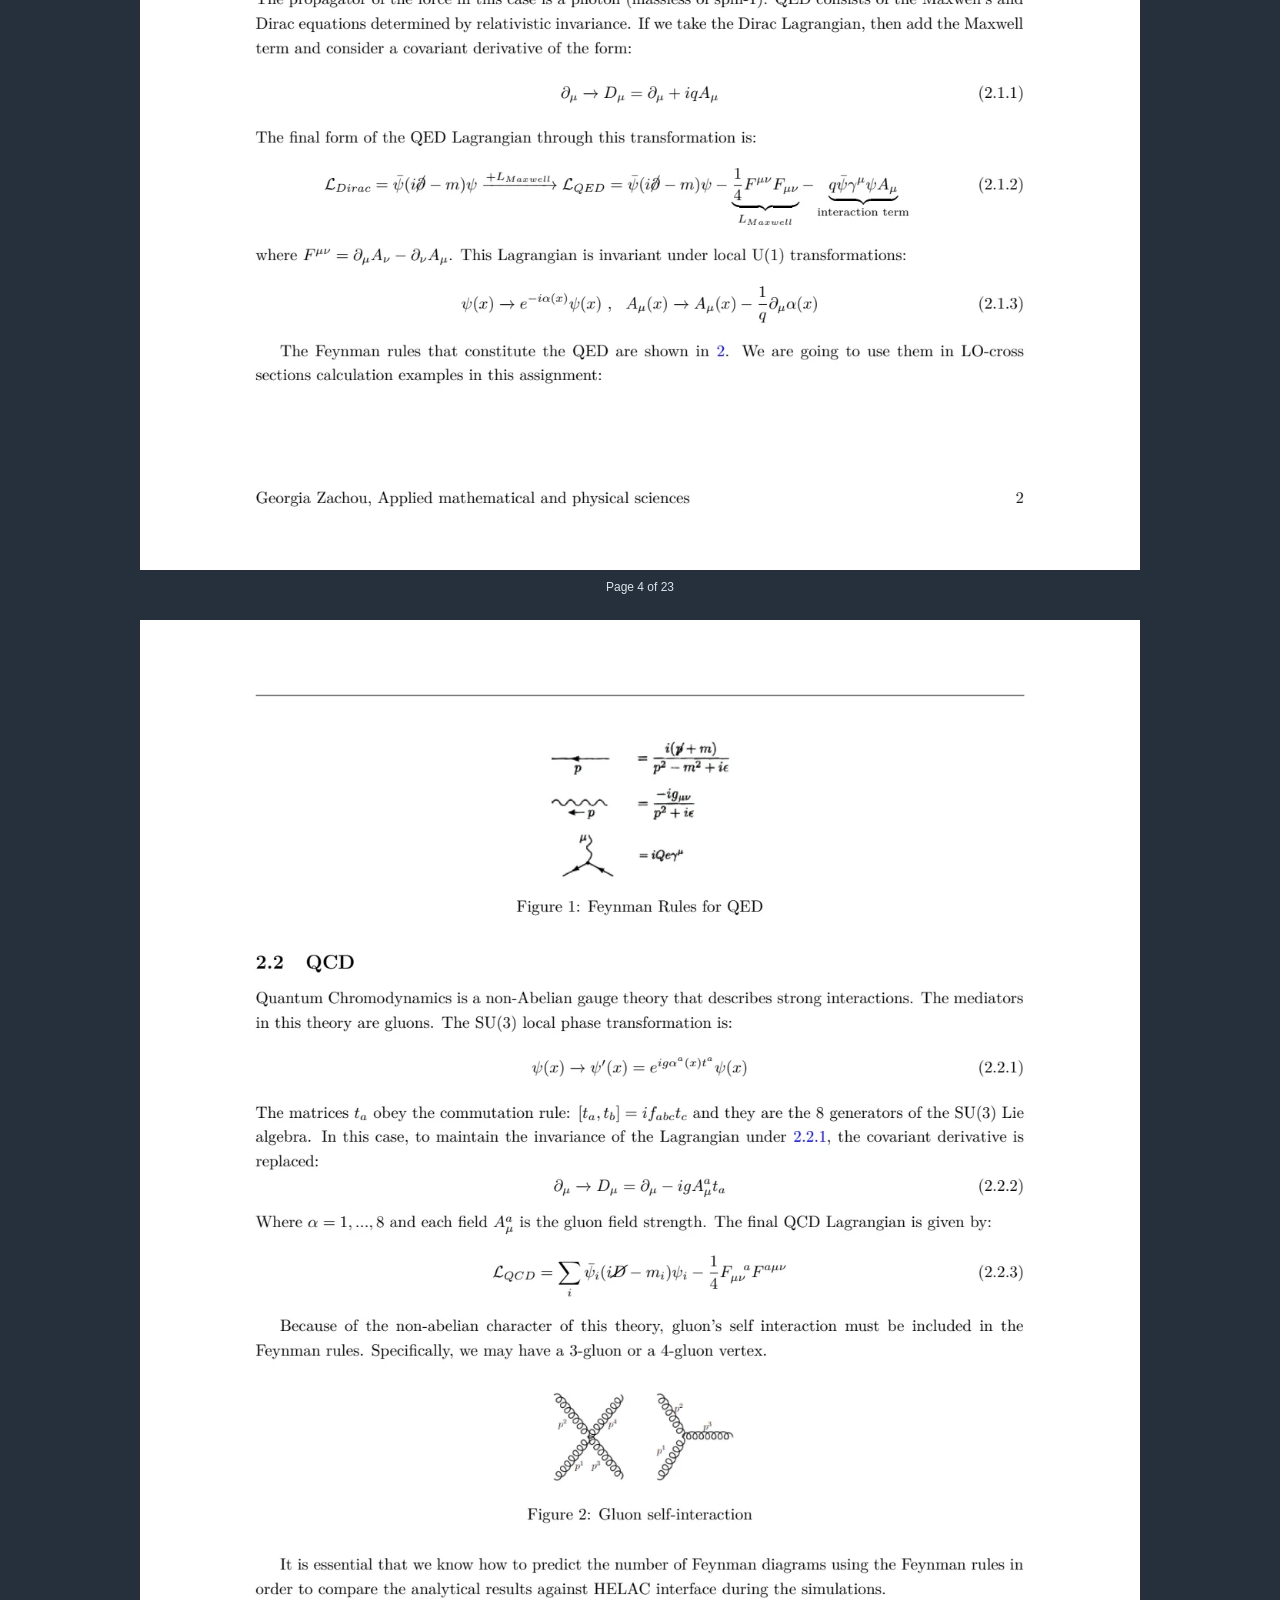
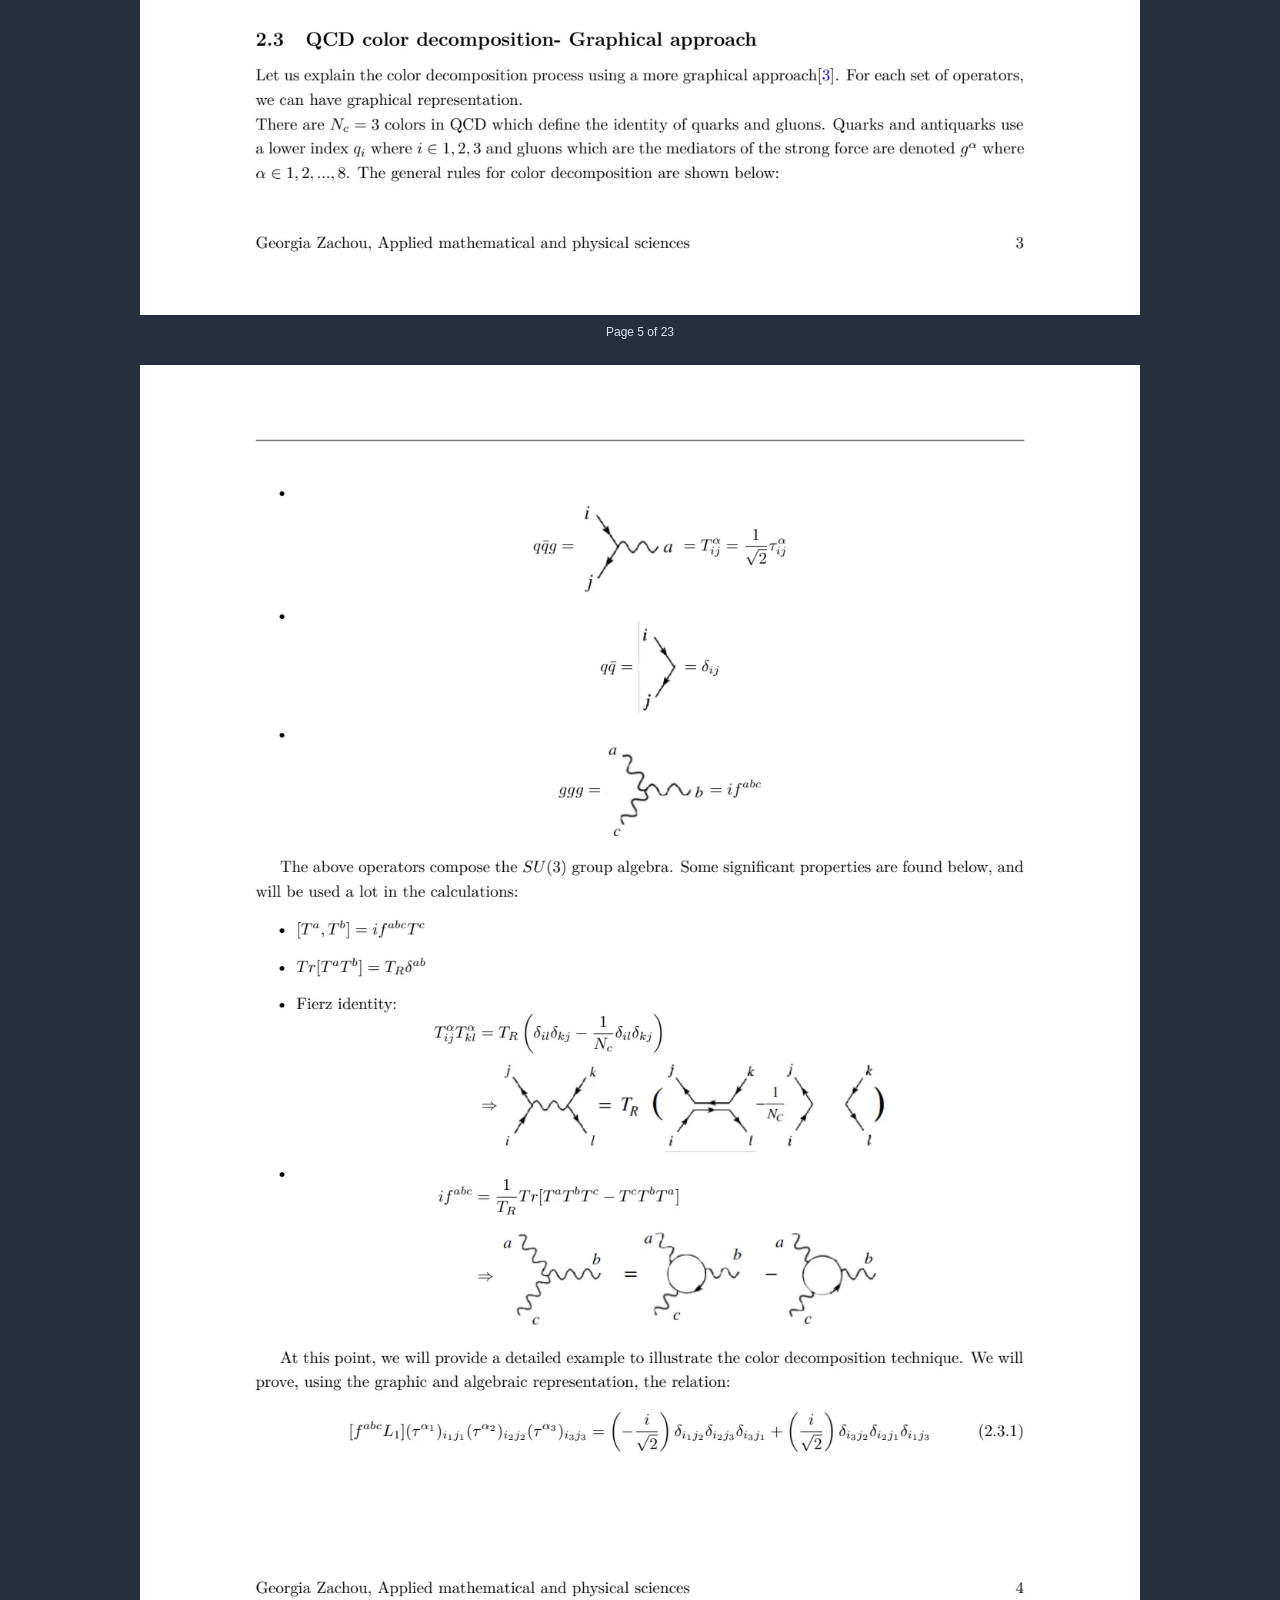
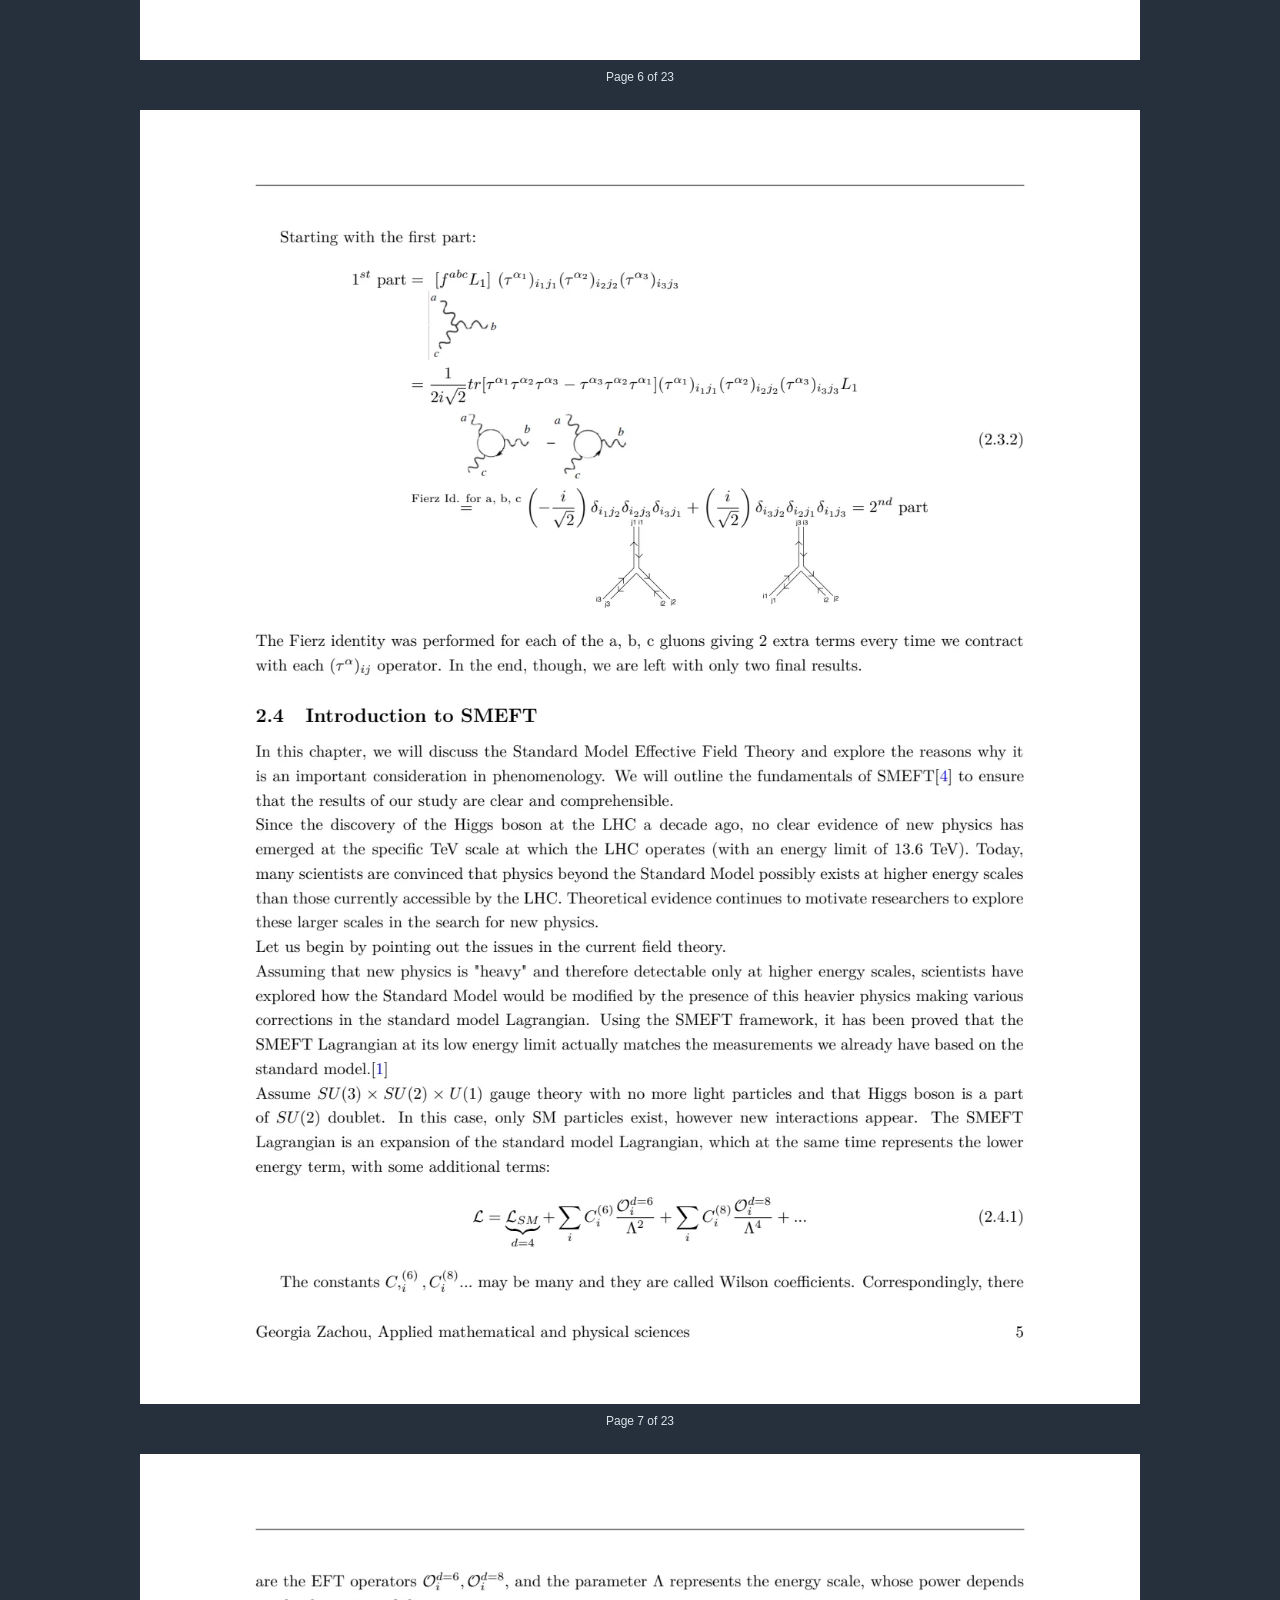
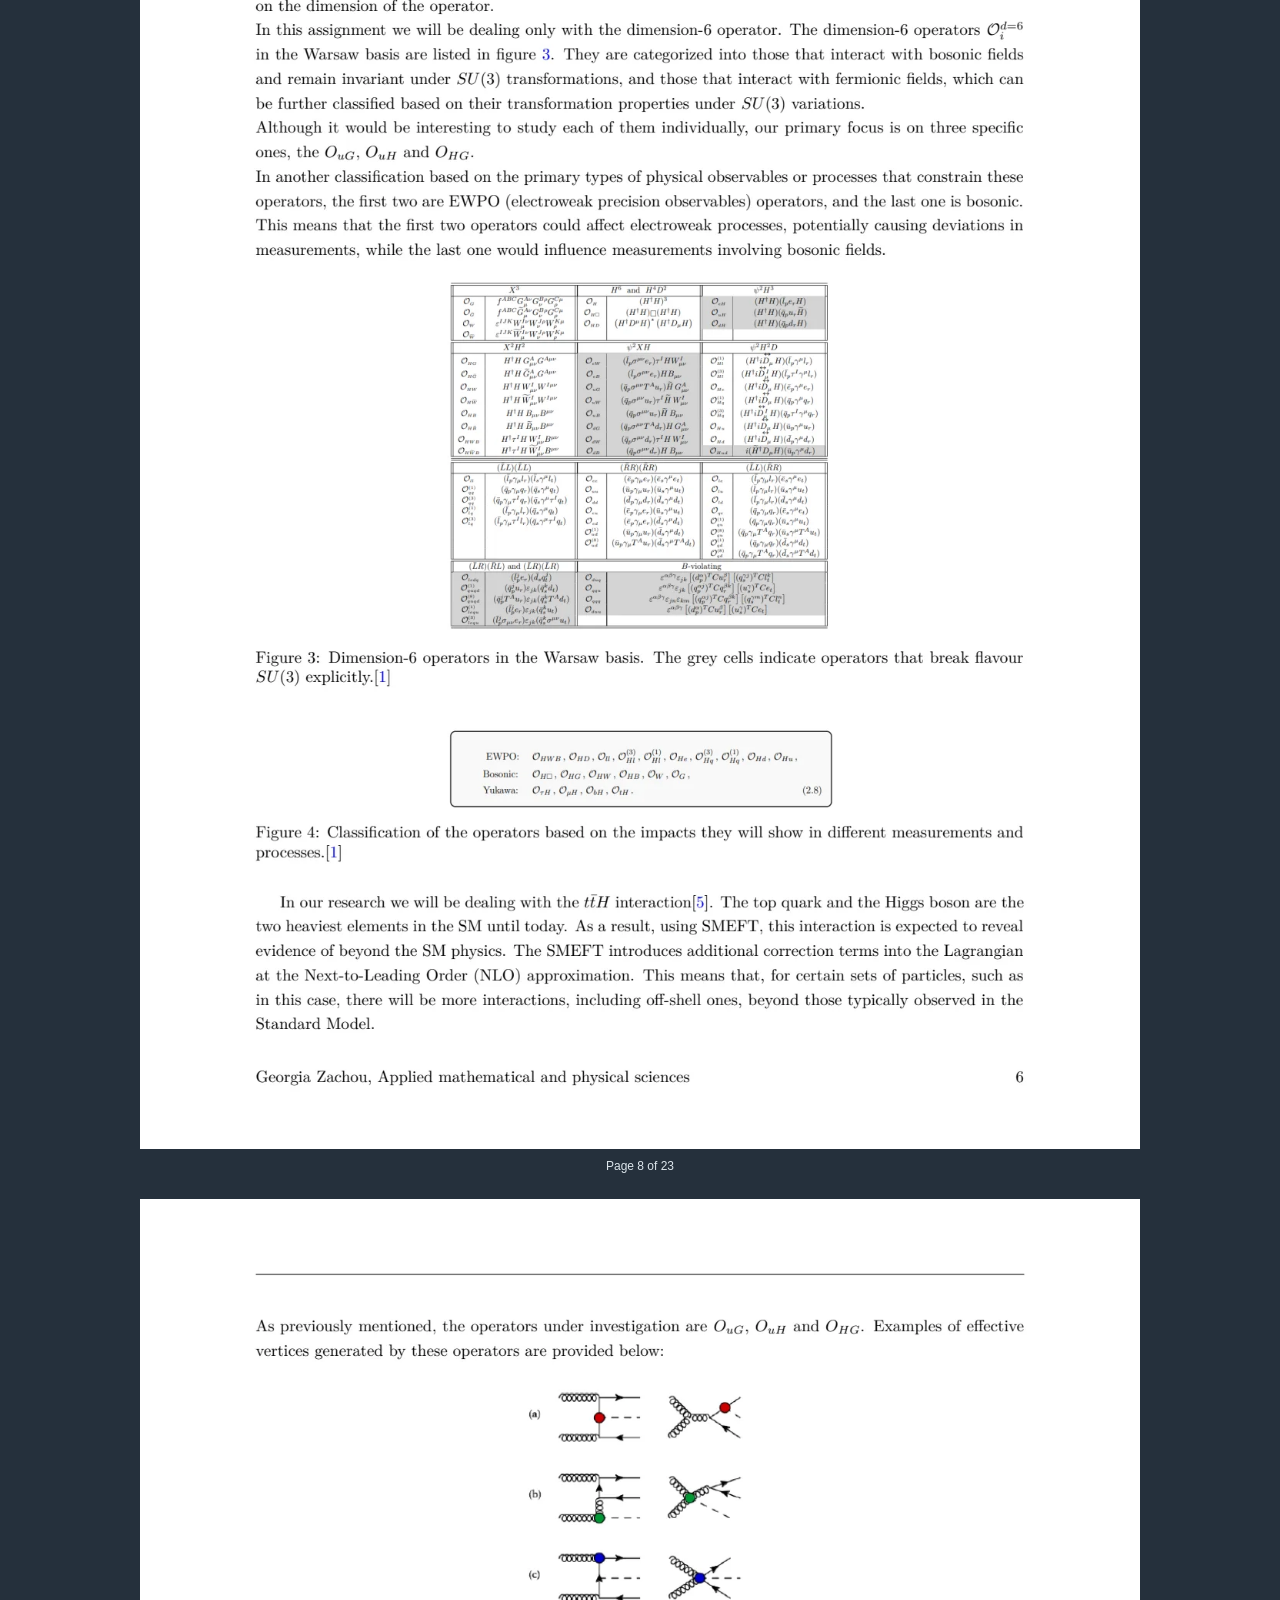
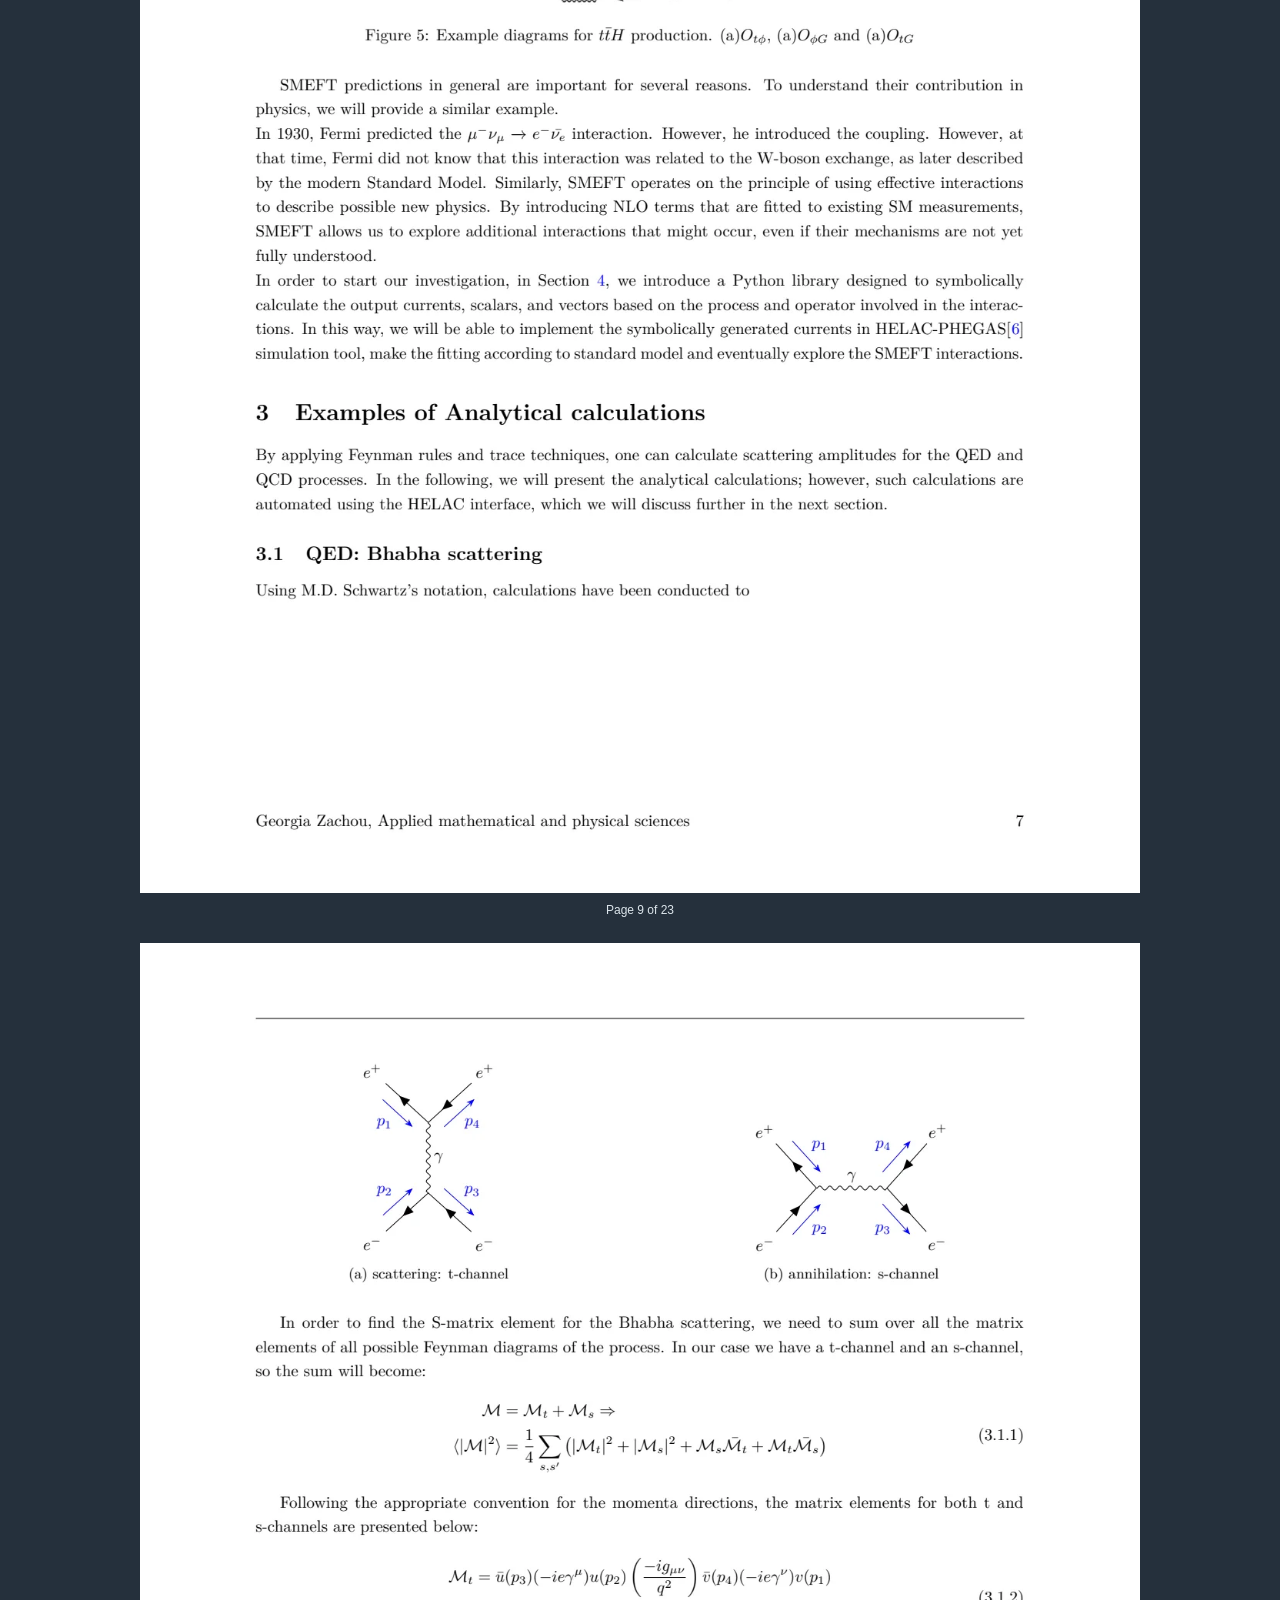
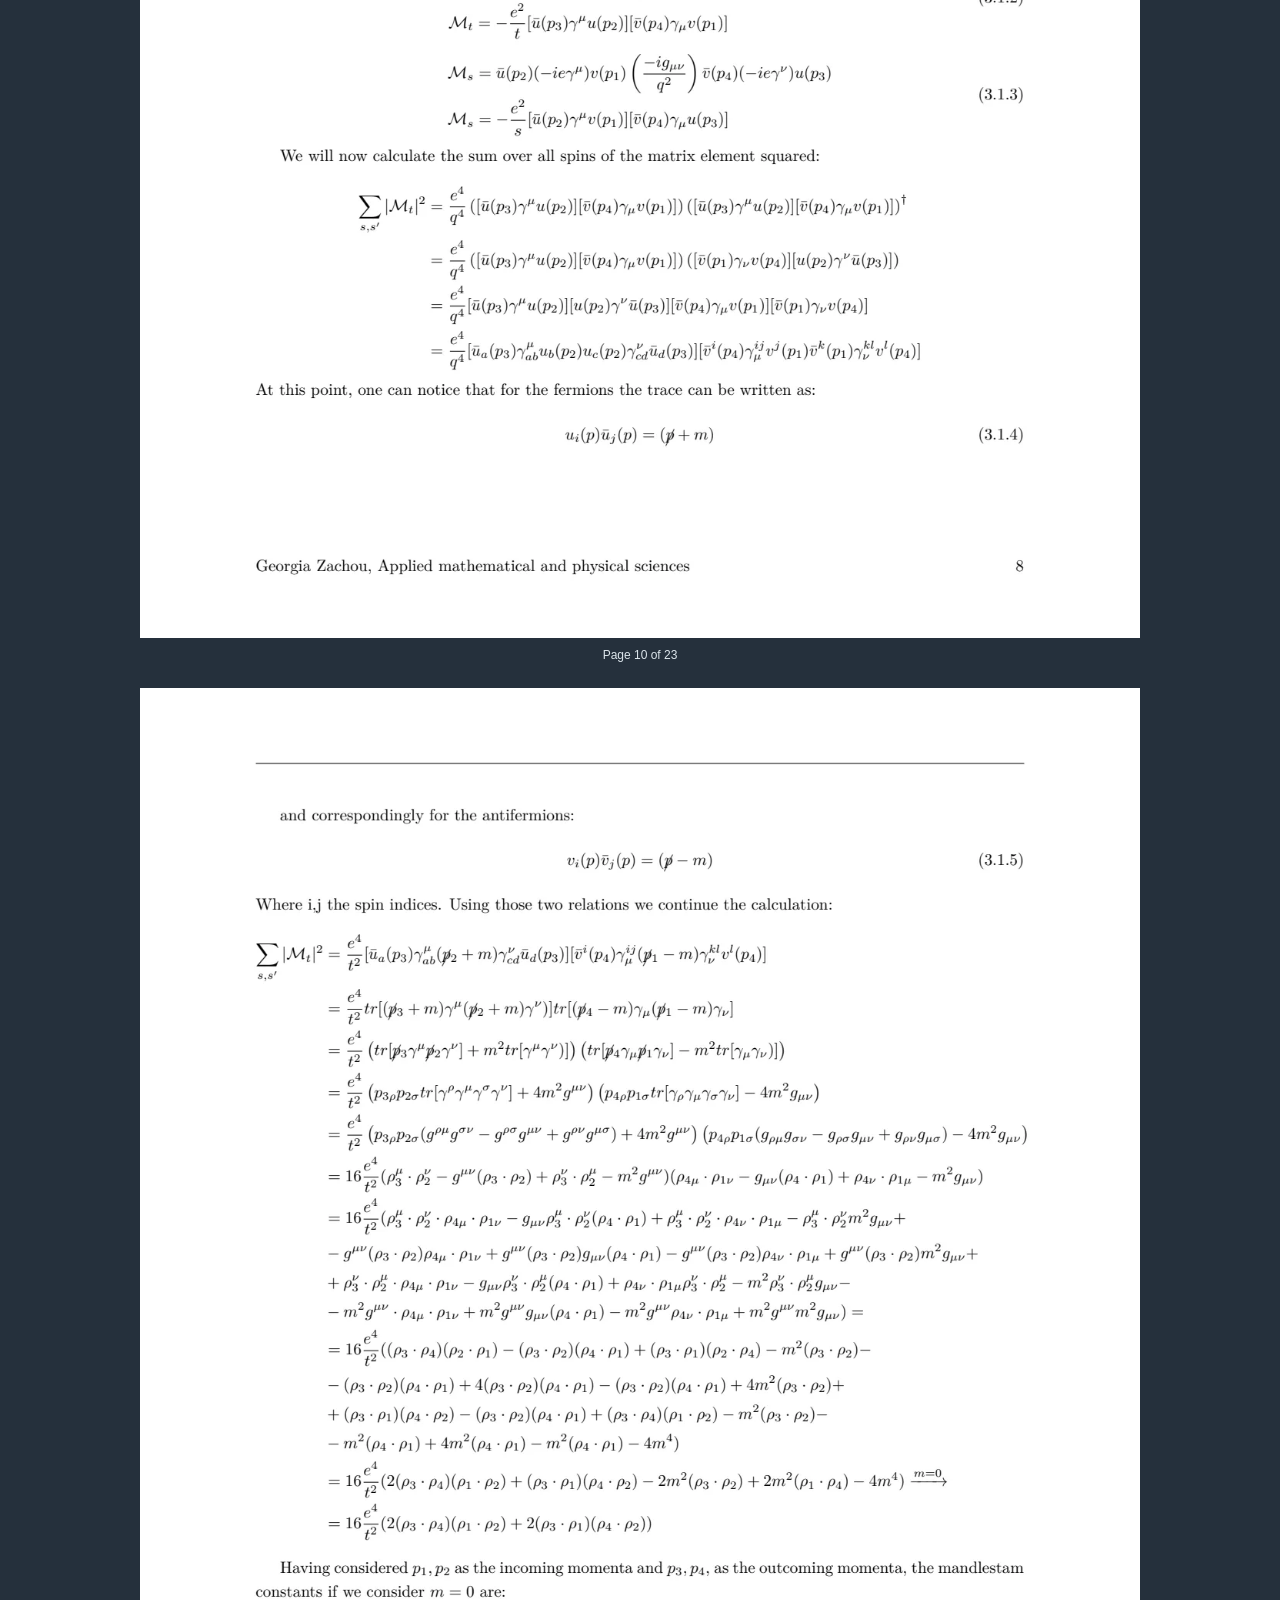
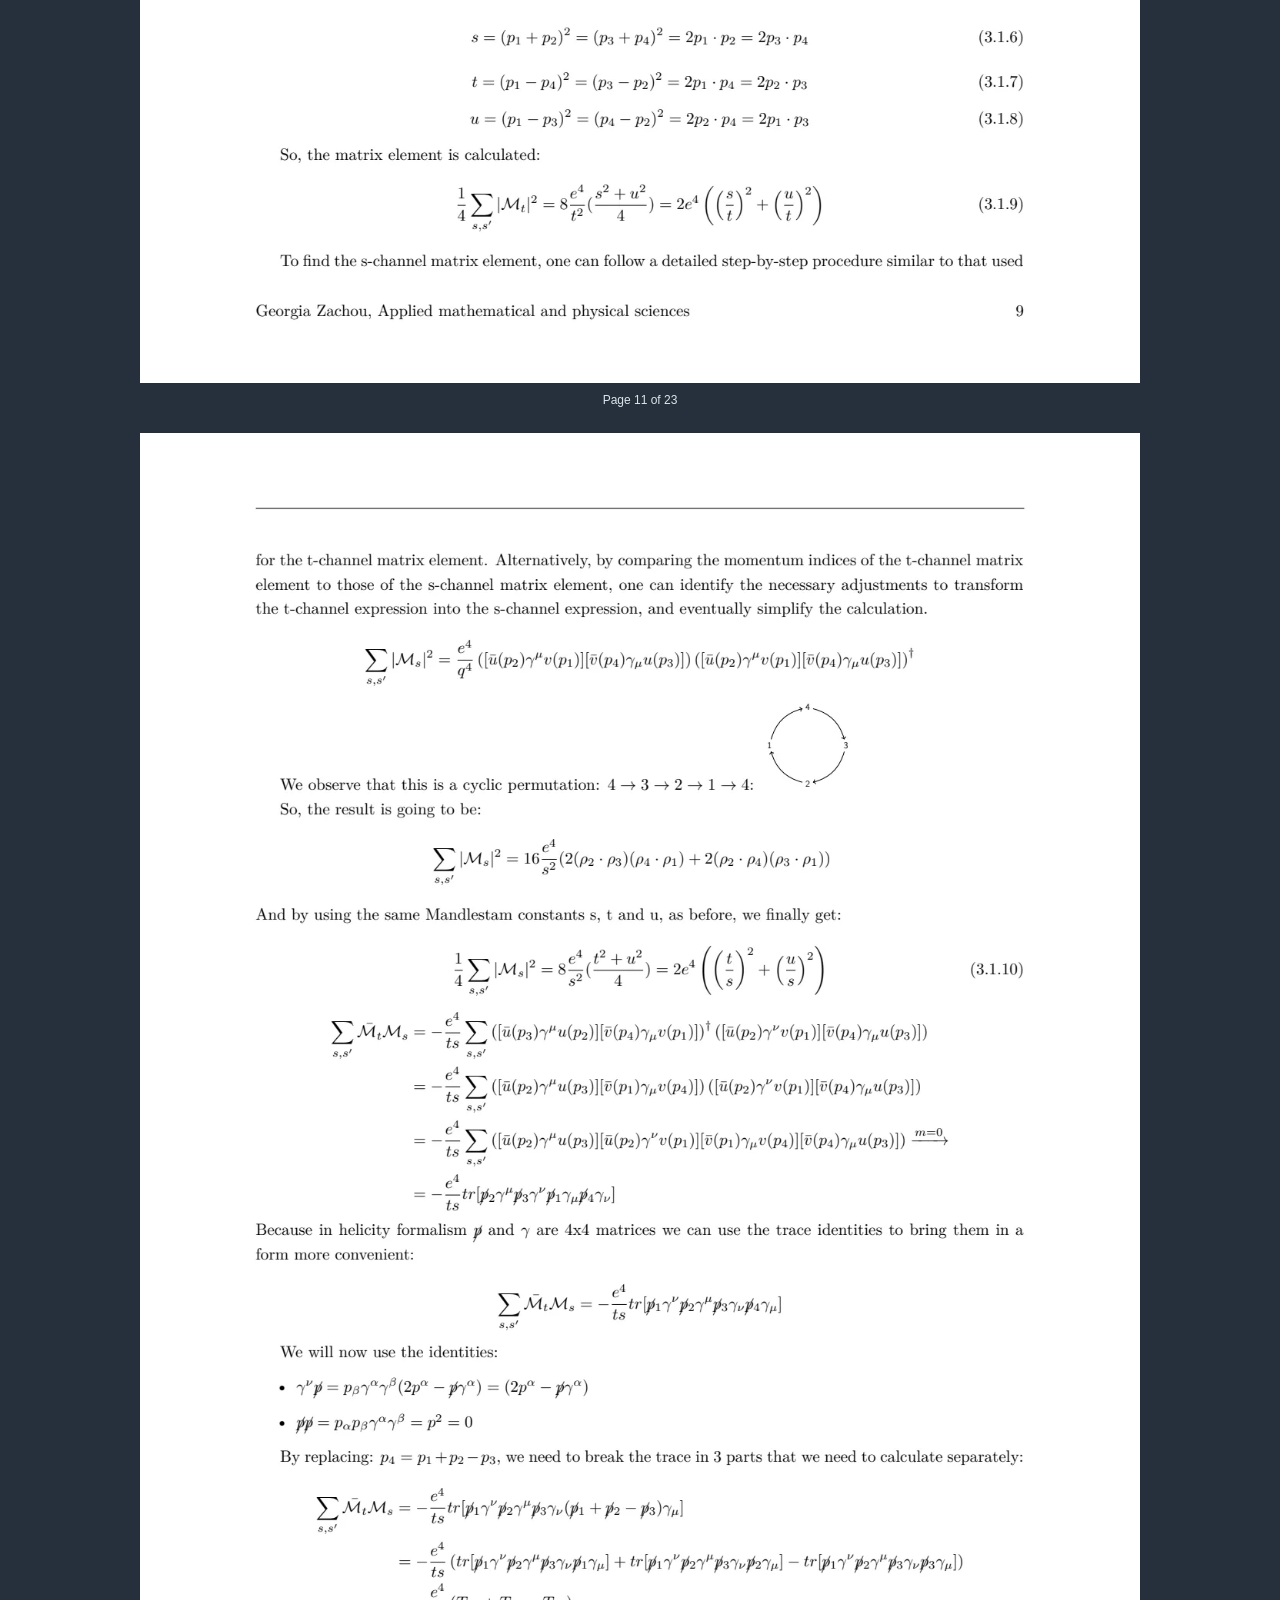
<file: docs/previews/internship/index.html>
<!doctype html><html lang="en"><head><meta charset="utf-8"><meta name="viewport" content="width=device-width,initial-scale=1"><title>Document preview</title><style>body{margin:0;padding:12px;background:#25303c;font:12px/1.5 Arial,sans-serif;color:#dce5eb}figure{margin:0 auto 16px;max-width:1000px}img{display:block;width:100%;height:auto;background:white}figcaption{text-align:center;padding:8px}a{color:#a5e8dc}header{text-align:center;margin-bottom:12px}</style></head><body><header>Scroll through all pages · <a target="_blank" rel="noopener" href="../../notes/internship.pdf">Open original PDF for selectable text and zoom ↗</a></header><figure><img src="1.webp" width="1300" height="1683" loading="lazy" alt="Document page 1. For selectable text, open the original PDF."><figcaption>Page 1 of 23</figcaption></figure><figure><img src="2.webp" width="1300" height="1683" loading="lazy" alt="Document page 2. For selectable text, open the original PDF."><figcaption>Page 2 of 23</figcaption></figure><figure><img src="3.webp" width="1300" height="1683" loading="lazy" alt="Document page 3. For selectable text, open the original PDF."><figcaption>Page 3 of 23</figcaption></figure><figure><img src="4.webp" width="1300" height="1683" loading="lazy" alt="Document page 4. For selectable text, open the original PDF."><figcaption>Page 4 of 23</figcaption></figure><figure><img src="5.webp" width="1300" height="1683" loading="lazy" alt="Document page 5. For selectable text, open the original PDF."><figcaption>Page 5 of 23</figcaption></figure><figure><img src="6.webp" width="1300" height="1683" loading="lazy" alt="Document page 6. For selectable text, open the original PDF."><figcaption>Page 6 of 23</figcaption></figure><figure><img src="7.webp" width="1300" height="1683" loading="lazy" alt="Document page 7. For selectable text, open the original PDF."><figcaption>Page 7 of 23</figcaption></figure><figure><img src="8.webp" width="1300" height="1683" loading="lazy" alt="Document page 8. For selectable text, open the original PDF."><figcaption>Page 8 of 23</figcaption></figure><figure><img src="9.webp" width="1300" height="1683" loading="lazy" alt="Document page 9. For selectable text, open the original PDF."><figcaption>Page 9 of 23</figcaption></figure><figure><img src="10.webp" width="1300" height="1683" loading="lazy" alt="Document page 10. For selectable text, open the original PDF."><figcaption>Page 10 of 23</figcaption></figure><figure><img src="11.webp" width="1300" height="1683" loading="lazy" alt="Document page 11. For selectable text, open the original PDF."><figcaption>Page 11 of 23</figcaption></figure><figure><img src="12.webp" width="1300" height="1683" loading="lazy" alt="Document page 12. For selectable text, open the original PDF."><figcaption>Page 12 of 23</figcaption></figure><figure><img src="13.webp" width="1300" height="1683" loading="lazy" alt="Document page 13. For selectable text, open the original PDF."><figcaption>Page 13 of 23</figcaption></figure><figure><img src="14.webp" width="1300" height="1683" loading="lazy" alt="Document page 14. For selectable text, open the original PDF."><figcaption>Page 14 of 23</figcaption></figure><figure><img src="15.webp" width="1300" height="1683" loading="lazy" alt="Document page 15. For selectable text, open the original PDF."><figcaption>Page 15 of 23</figcaption></figure><figure><img src="16.webp" width="1300" height="1683" loading="lazy" alt="Document page 16. For selectable text, open the original PDF."><figcaption>Page 16 of 23</figcaption></figure><figure><img src="17.webp" width="1300" height="1683" loading="lazy" alt="Document page 17. For selectable text, open the original PDF."><figcaption>Page 17 of 23</figcaption></figure><figure><img src="18.webp" width="1300" height="1683" loading="lazy" alt="Document page 18. For selectable text, open the original PDF."><figcaption>Page 18 of 23</figcaption></figure><figure><img src="19.webp" width="1300" height="1683" loading="lazy" alt="Document page 19. For selectable text, open the original PDF."><figcaption>Page 19 of 23</figcaption></figure><figure><img src="20.webp" width="1300" height="1683" loading="lazy" alt="Document page 20. For selectable text, open the original PDF."><figcaption>Page 20 of 23</figcaption></figure><figure><img src="21.webp" width="1300" height="1683" loading="lazy" alt="Document page 21. For selectable text, open the original PDF."><figcaption>Page 21 of 23</figcaption></figure><figure><img src="22.webp" width="1300" height="1683" loading="lazy" alt="Document page 22. For selectable text, open the original PDF."><figcaption>Page 22 of 23</figcaption></figure><figure><img src="23.webp" width="1300" height="1683" loading="lazy" alt="Document page 23. For selectable text, open the original PDF."><figcaption>Page 23 of 23</figcaption></figure></body></html>
</file>
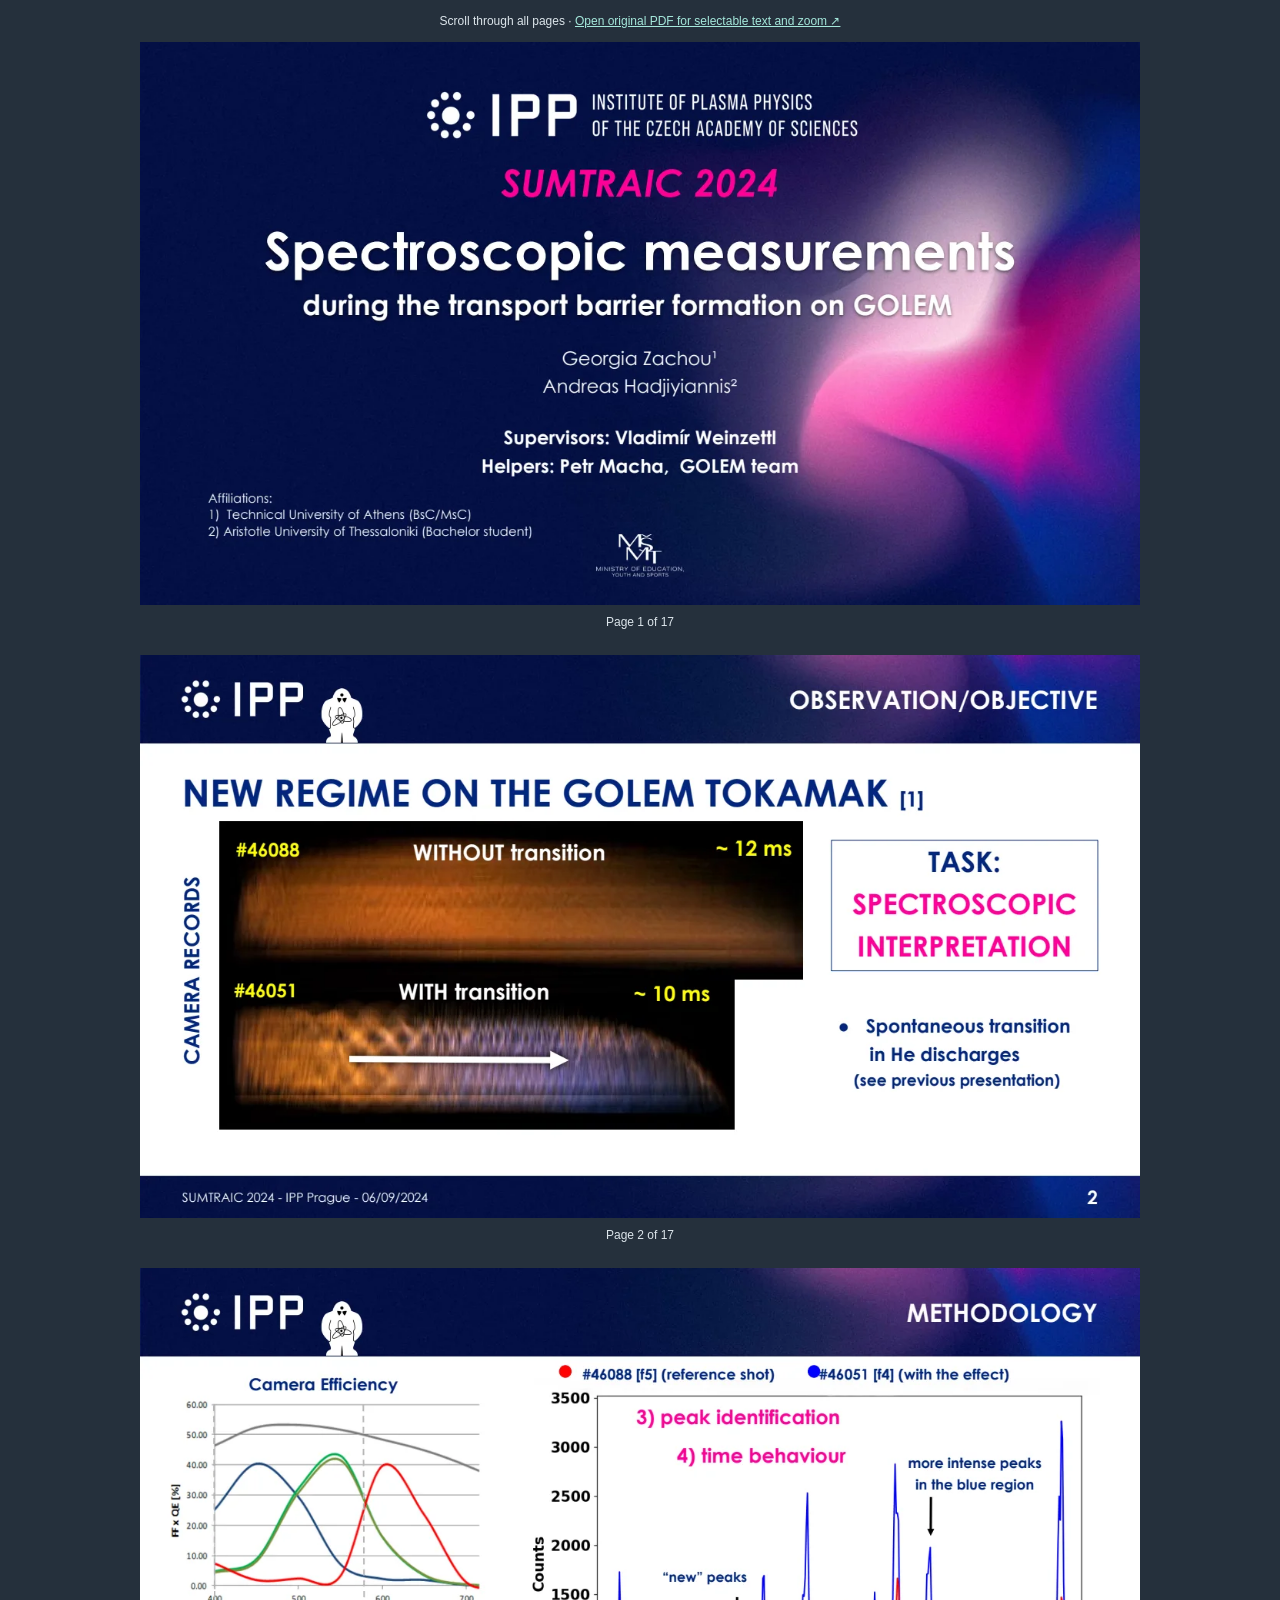
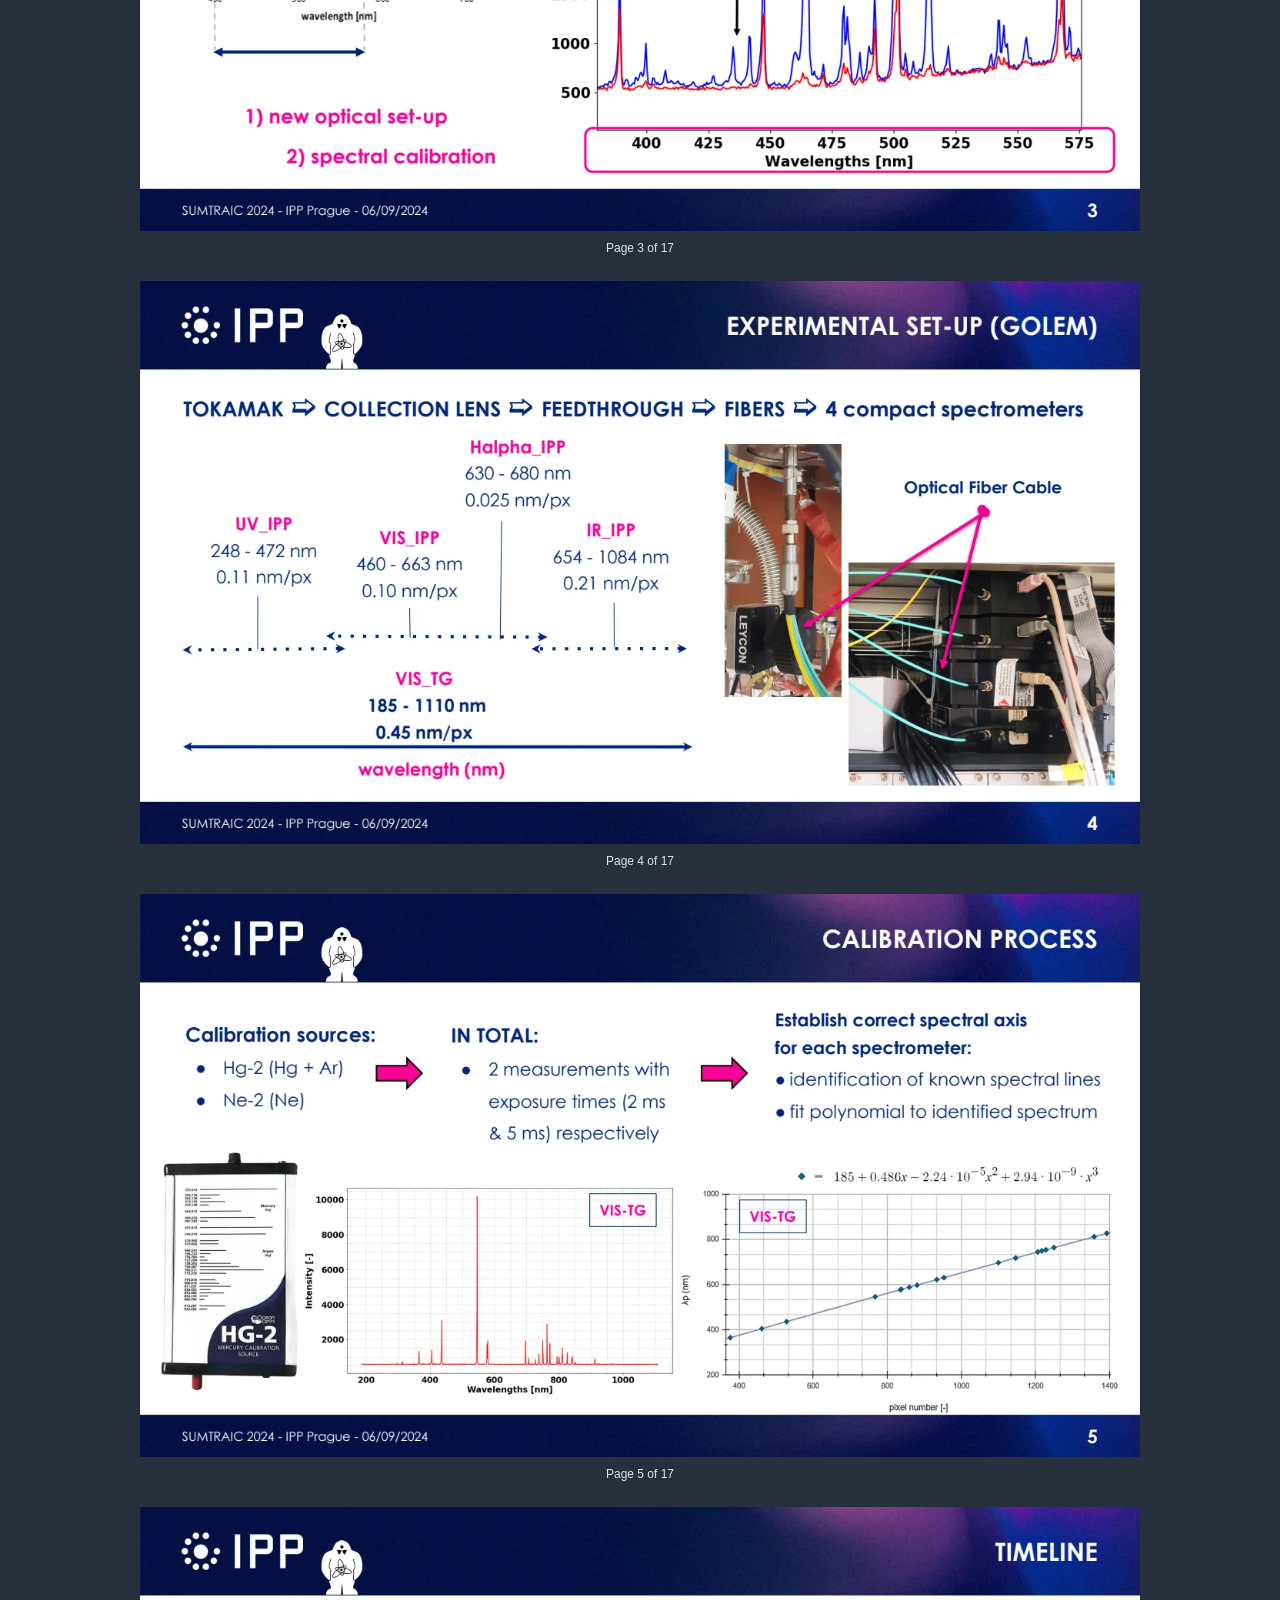
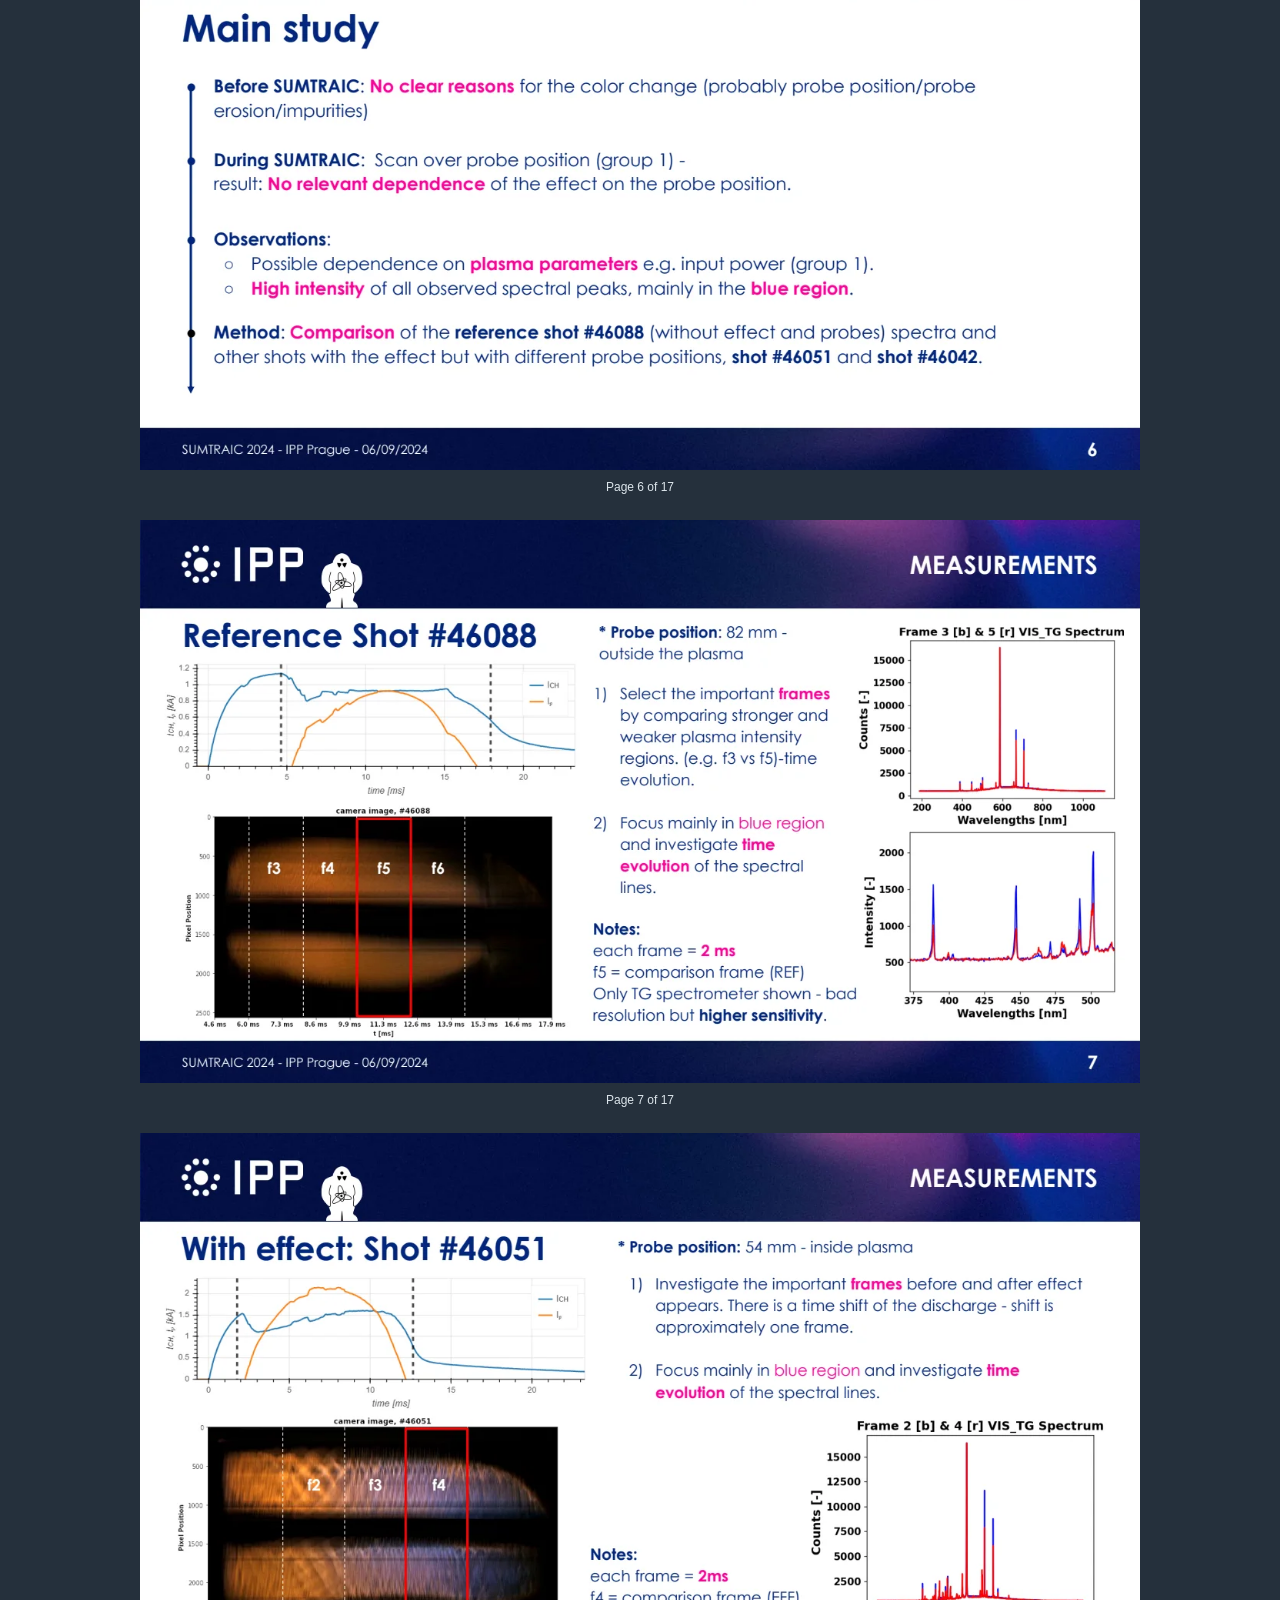
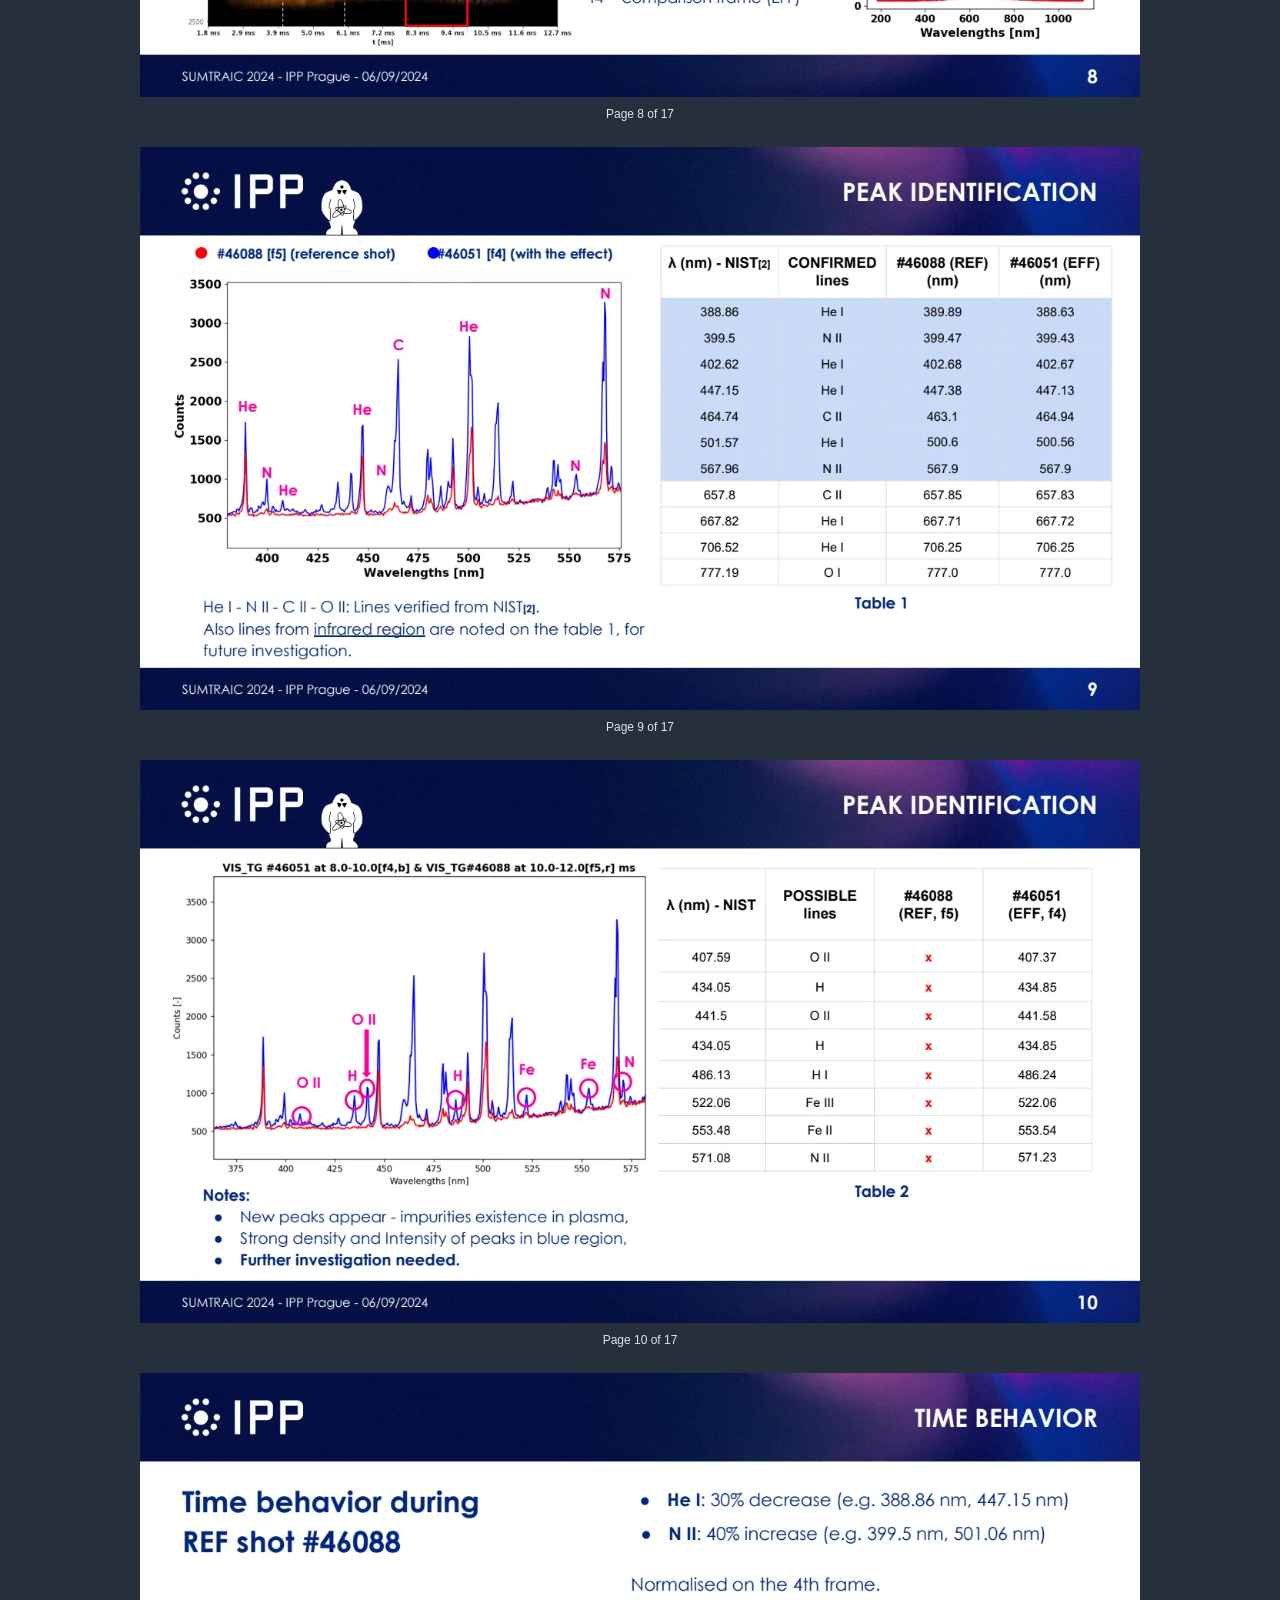
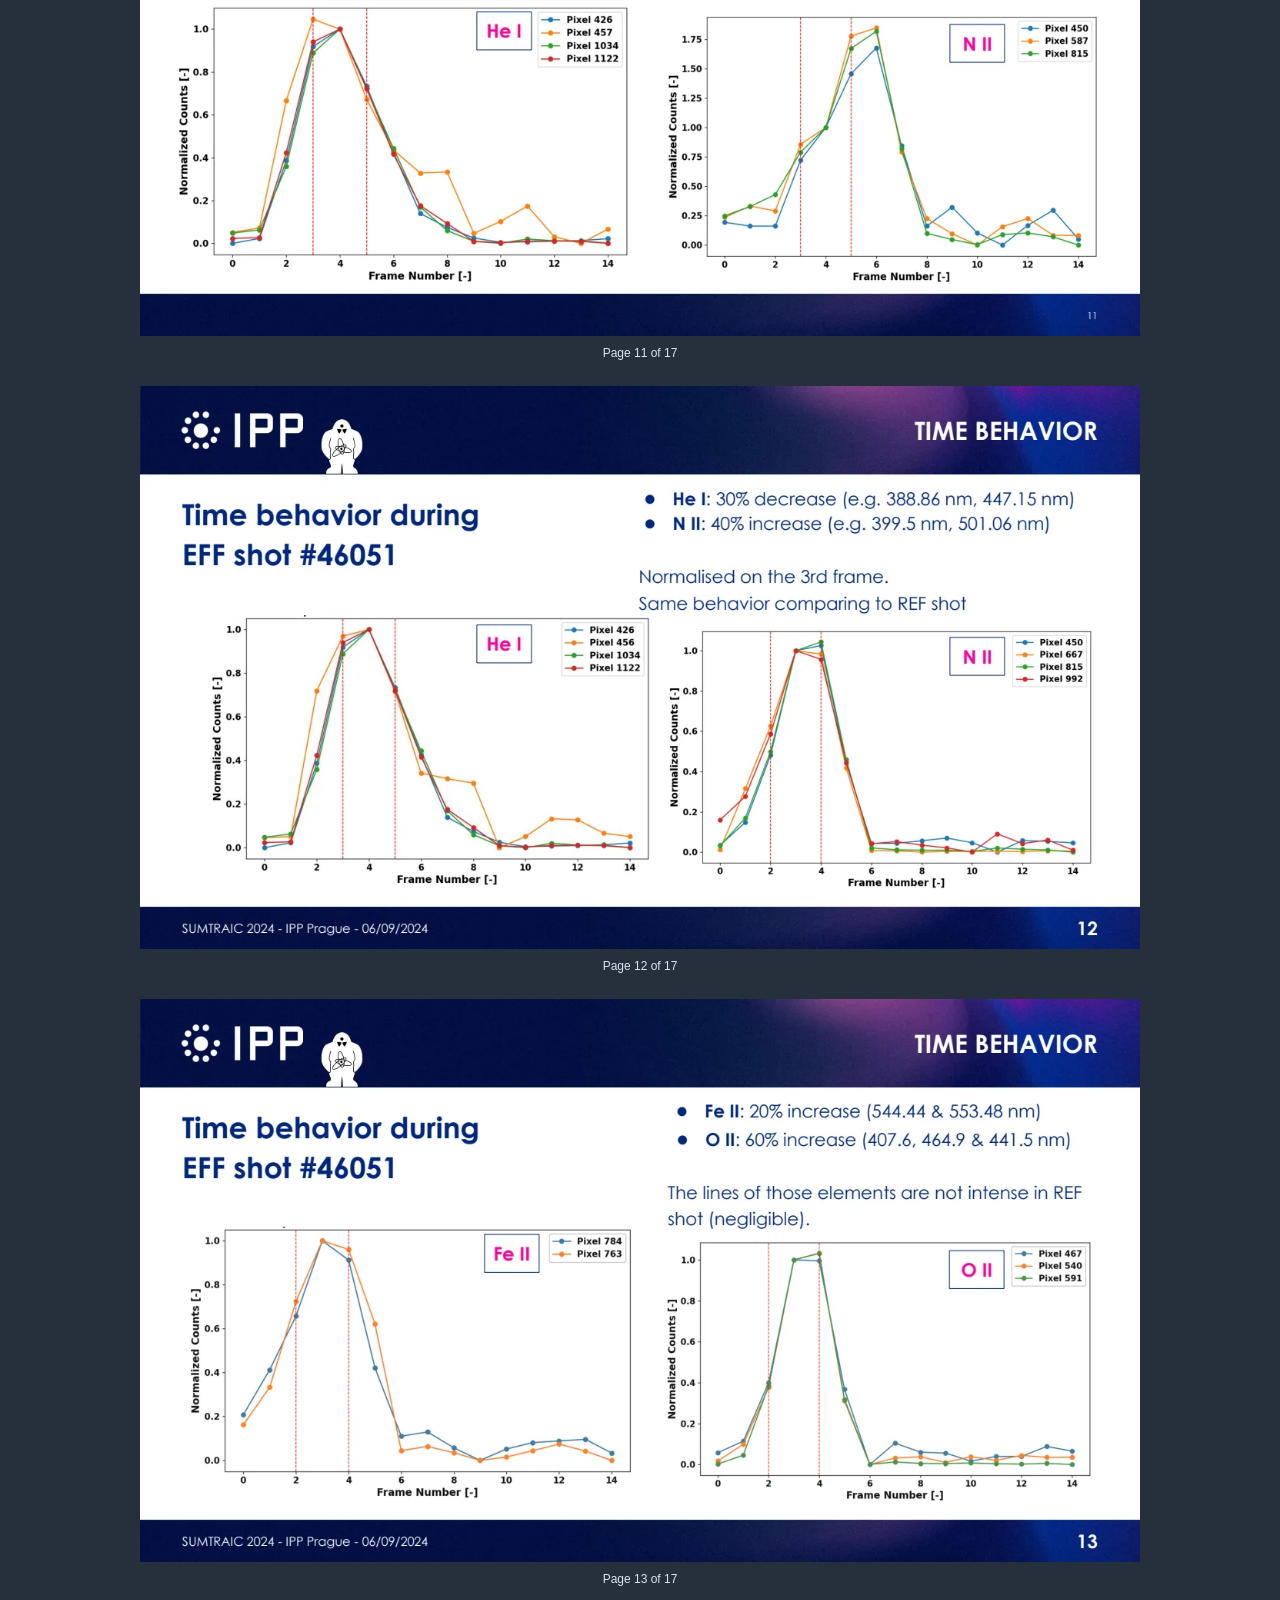
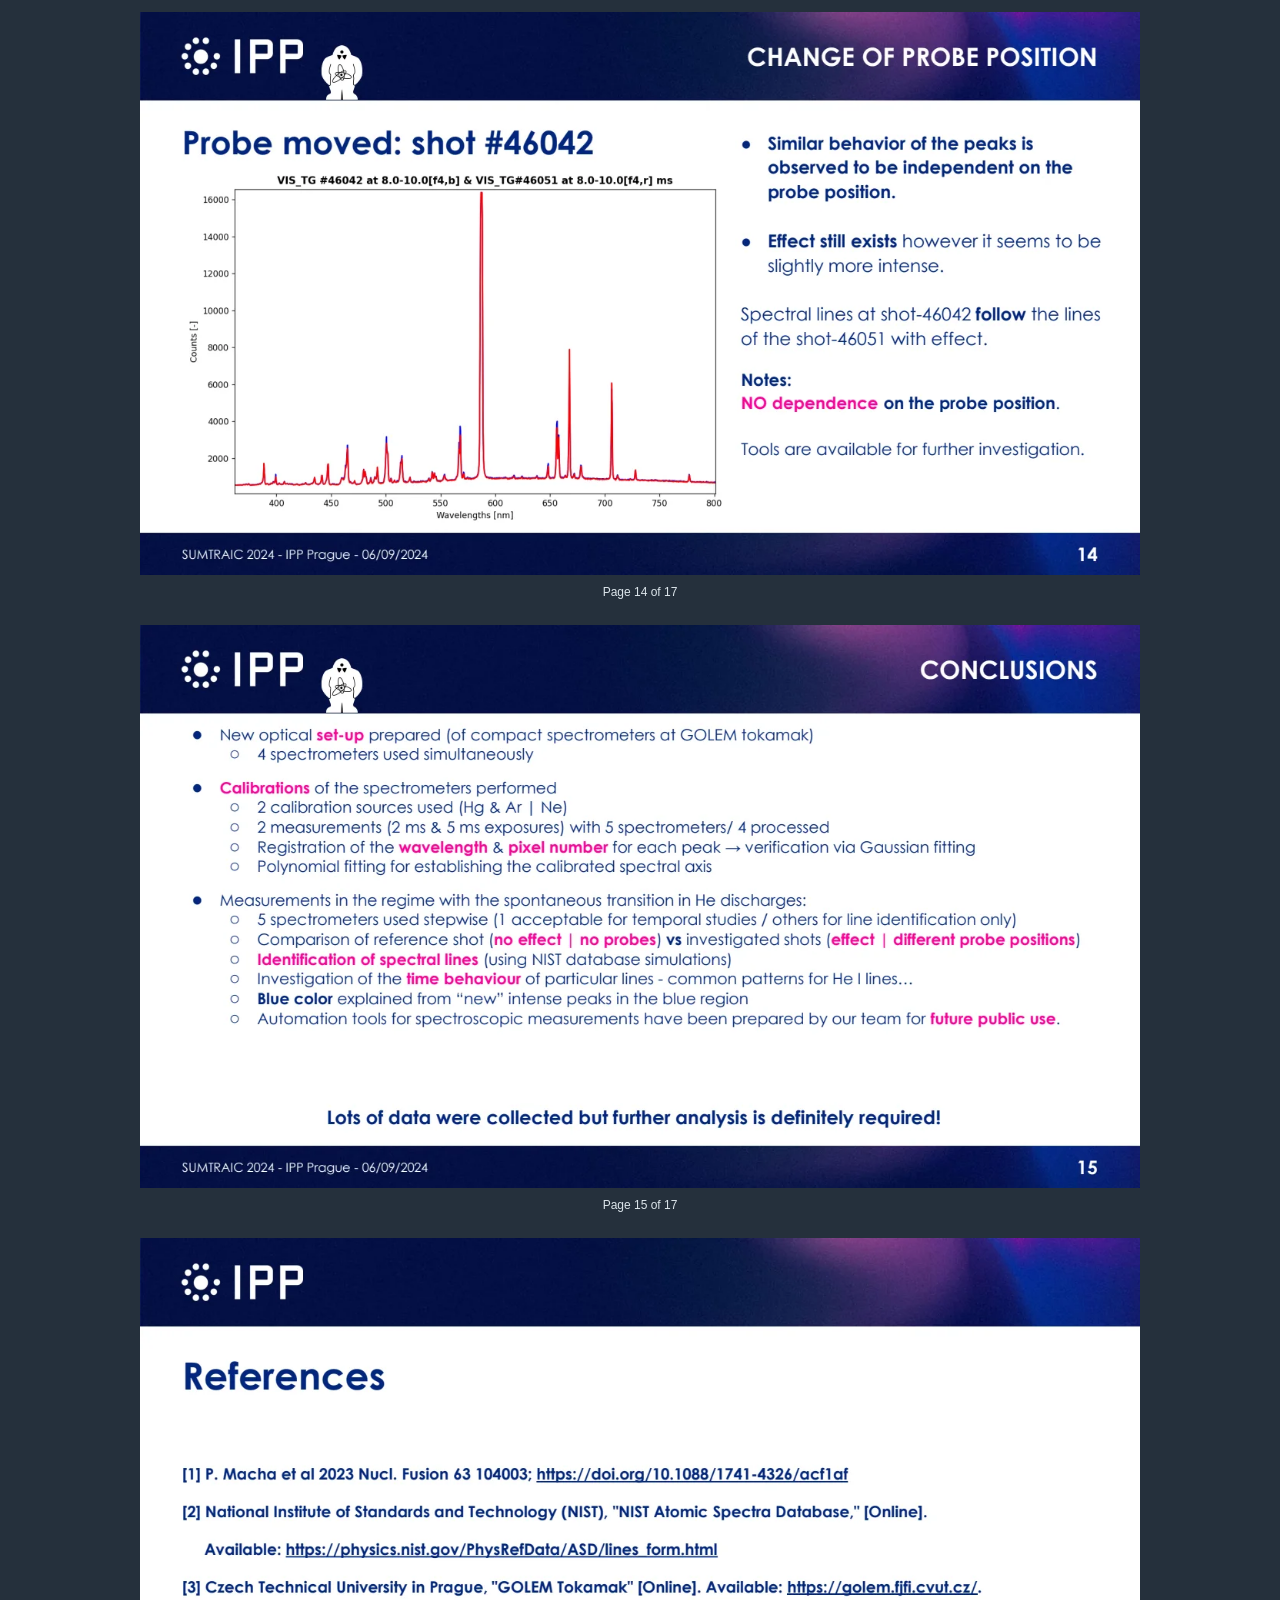
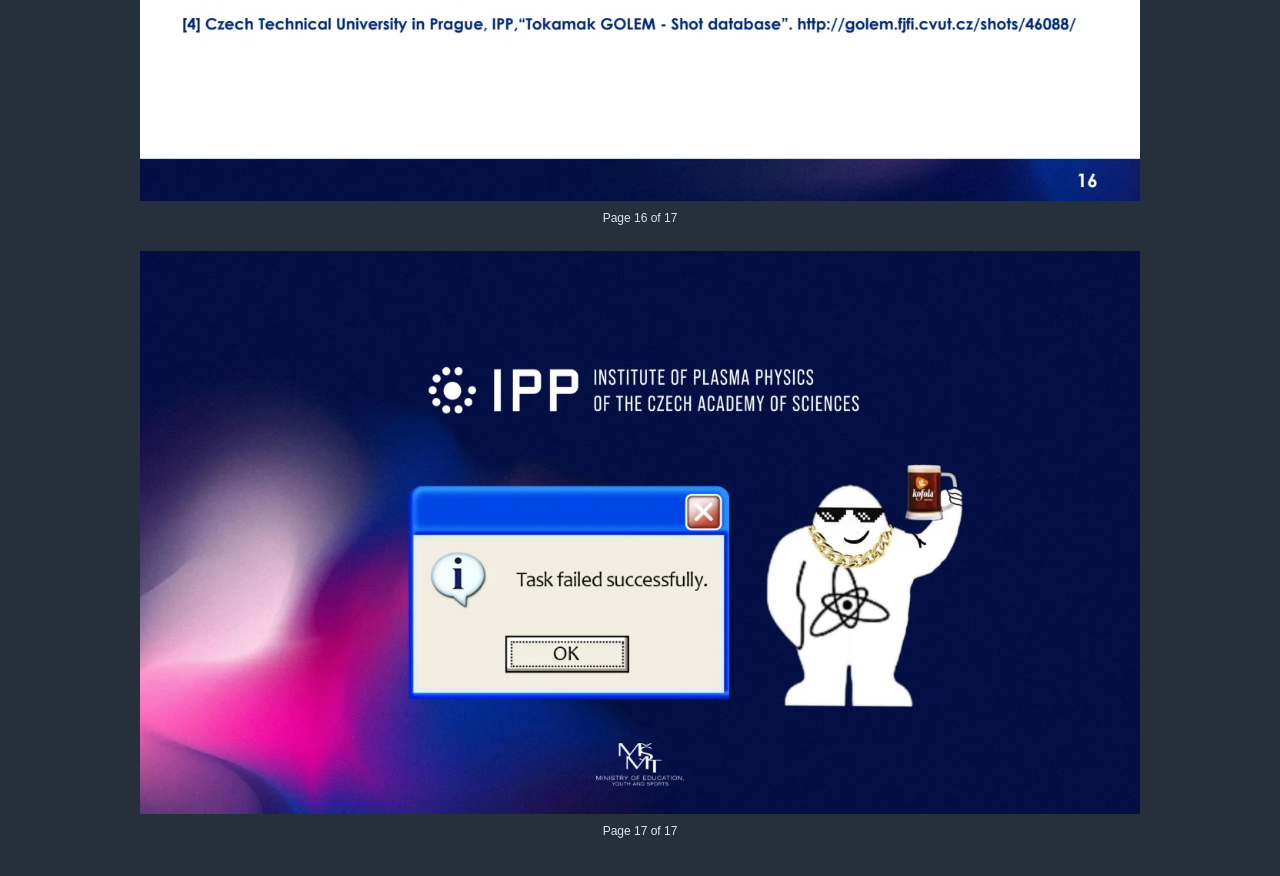
<file: docs/previews/Spectroscopic_Measurements_GOLEM/index.html>
<!doctype html><html lang="en"><head><meta charset="utf-8"><meta name="viewport" content="width=device-width,initial-scale=1"><title>Document preview</title><style>body{margin:0;padding:12px;background:#25303c;font:12px/1.5 Arial,sans-serif;color:#dce5eb}figure{margin:0 auto 16px;max-width:1000px}img{display:block;width:100%;height:auto;background:white}figcaption{text-align:center;padding:8px}a{color:#a5e8dc}header{text-align:center;margin-bottom:12px}</style></head><body><header>Scroll through all pages · <a target="_blank" rel="noopener" href="../../notes/Spectroscopic_Measurements_GOLEM.pdf">Open original PDF for selectable text and zoom ↗</a></header><figure><img src="1.webp" width="1300" height="732" loading="lazy" alt="Document page 1. For selectable text, open the original PDF."><figcaption>Page 1 of 17</figcaption></figure><figure><img src="2.webp" width="1300" height="732" loading="lazy" alt="Document page 2. For selectable text, open the original PDF."><figcaption>Page 2 of 17</figcaption></figure><figure><img src="3.webp" width="1300" height="732" loading="lazy" alt="Document page 3. For selectable text, open the original PDF."><figcaption>Page 3 of 17</figcaption></figure><figure><img src="4.webp" width="1300" height="732" loading="lazy" alt="Document page 4. For selectable text, open the original PDF."><figcaption>Page 4 of 17</figcaption></figure><figure><img src="5.webp" width="1300" height="732" loading="lazy" alt="Document page 5. For selectable text, open the original PDF."><figcaption>Page 5 of 17</figcaption></figure><figure><img src="6.webp" width="1300" height="732" loading="lazy" alt="Document page 6. For selectable text, open the original PDF."><figcaption>Page 6 of 17</figcaption></figure><figure><img src="7.webp" width="1300" height="732" loading="lazy" alt="Document page 7. For selectable text, open the original PDF."><figcaption>Page 7 of 17</figcaption></figure><figure><img src="8.webp" width="1300" height="732" loading="lazy" alt="Document page 8. For selectable text, open the original PDF."><figcaption>Page 8 of 17</figcaption></figure><figure><img src="9.webp" width="1300" height="732" loading="lazy" alt="Document page 9. For selectable text, open the original PDF."><figcaption>Page 9 of 17</figcaption></figure><figure><img src="10.webp" width="1300" height="732" loading="lazy" alt="Document page 10. For selectable text, open the original PDF."><figcaption>Page 10 of 17</figcaption></figure><figure><img src="11.webp" width="1300" height="732" loading="lazy" alt="Document page 11. For selectable text, open the original PDF."><figcaption>Page 11 of 17</figcaption></figure><figure><img src="12.webp" width="1300" height="732" loading="lazy" alt="Document page 12. For selectable text, open the original PDF."><figcaption>Page 12 of 17</figcaption></figure><figure><img src="13.webp" width="1300" height="732" loading="lazy" alt="Document page 13. For selectable text, open the original PDF."><figcaption>Page 13 of 17</figcaption></figure><figure><img src="14.webp" width="1300" height="732" loading="lazy" alt="Document page 14. For selectable text, open the original PDF."><figcaption>Page 14 of 17</figcaption></figure><figure><img src="15.webp" width="1300" height="732" loading="lazy" alt="Document page 15. For selectable text, open the original PDF."><figcaption>Page 15 of 17</figcaption></figure><figure><img src="16.webp" width="1300" height="732" loading="lazy" alt="Document page 16. For selectable text, open the original PDF."><figcaption>Page 16 of 17</figcaption></figure><figure><img src="17.webp" width="1300" height="732" loading="lazy" alt="Document page 17. For selectable text, open the original PDF."><figcaption>Page 17 of 17</figcaption></figure></body></html>
</file>
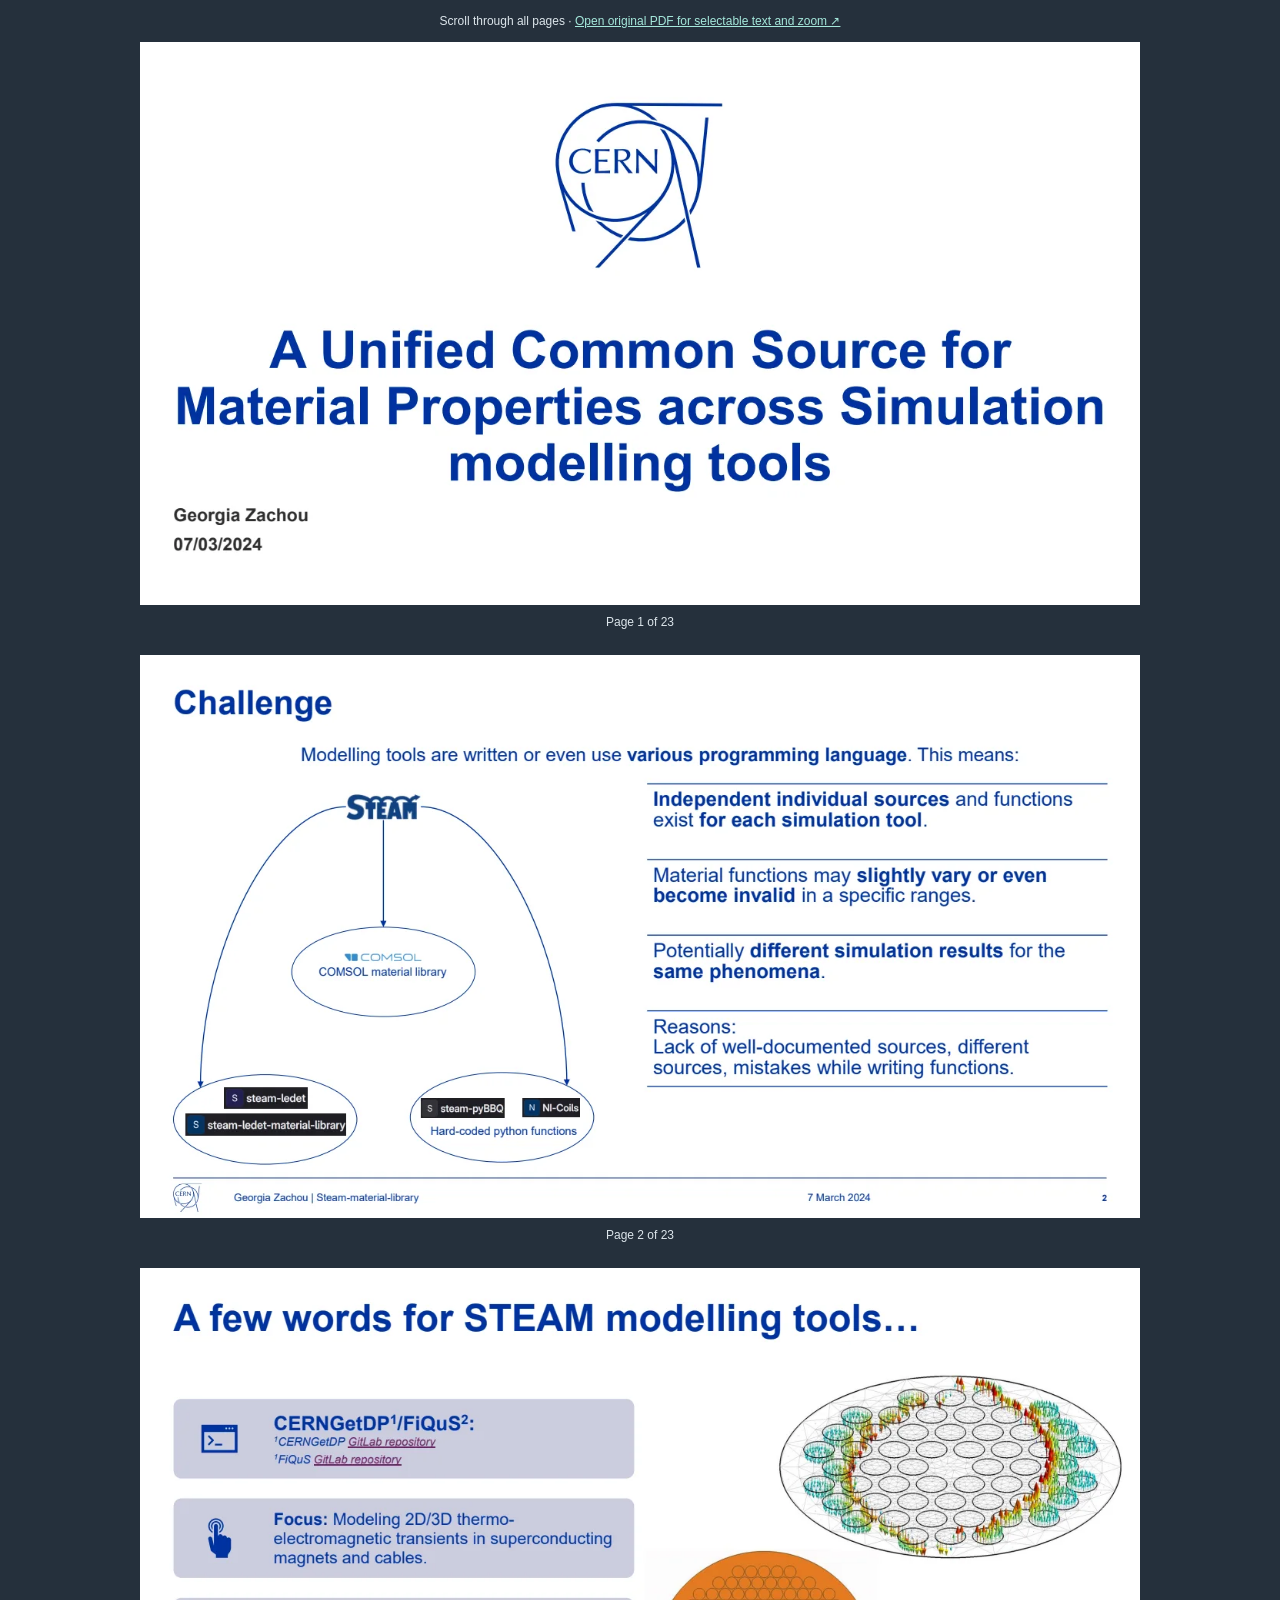
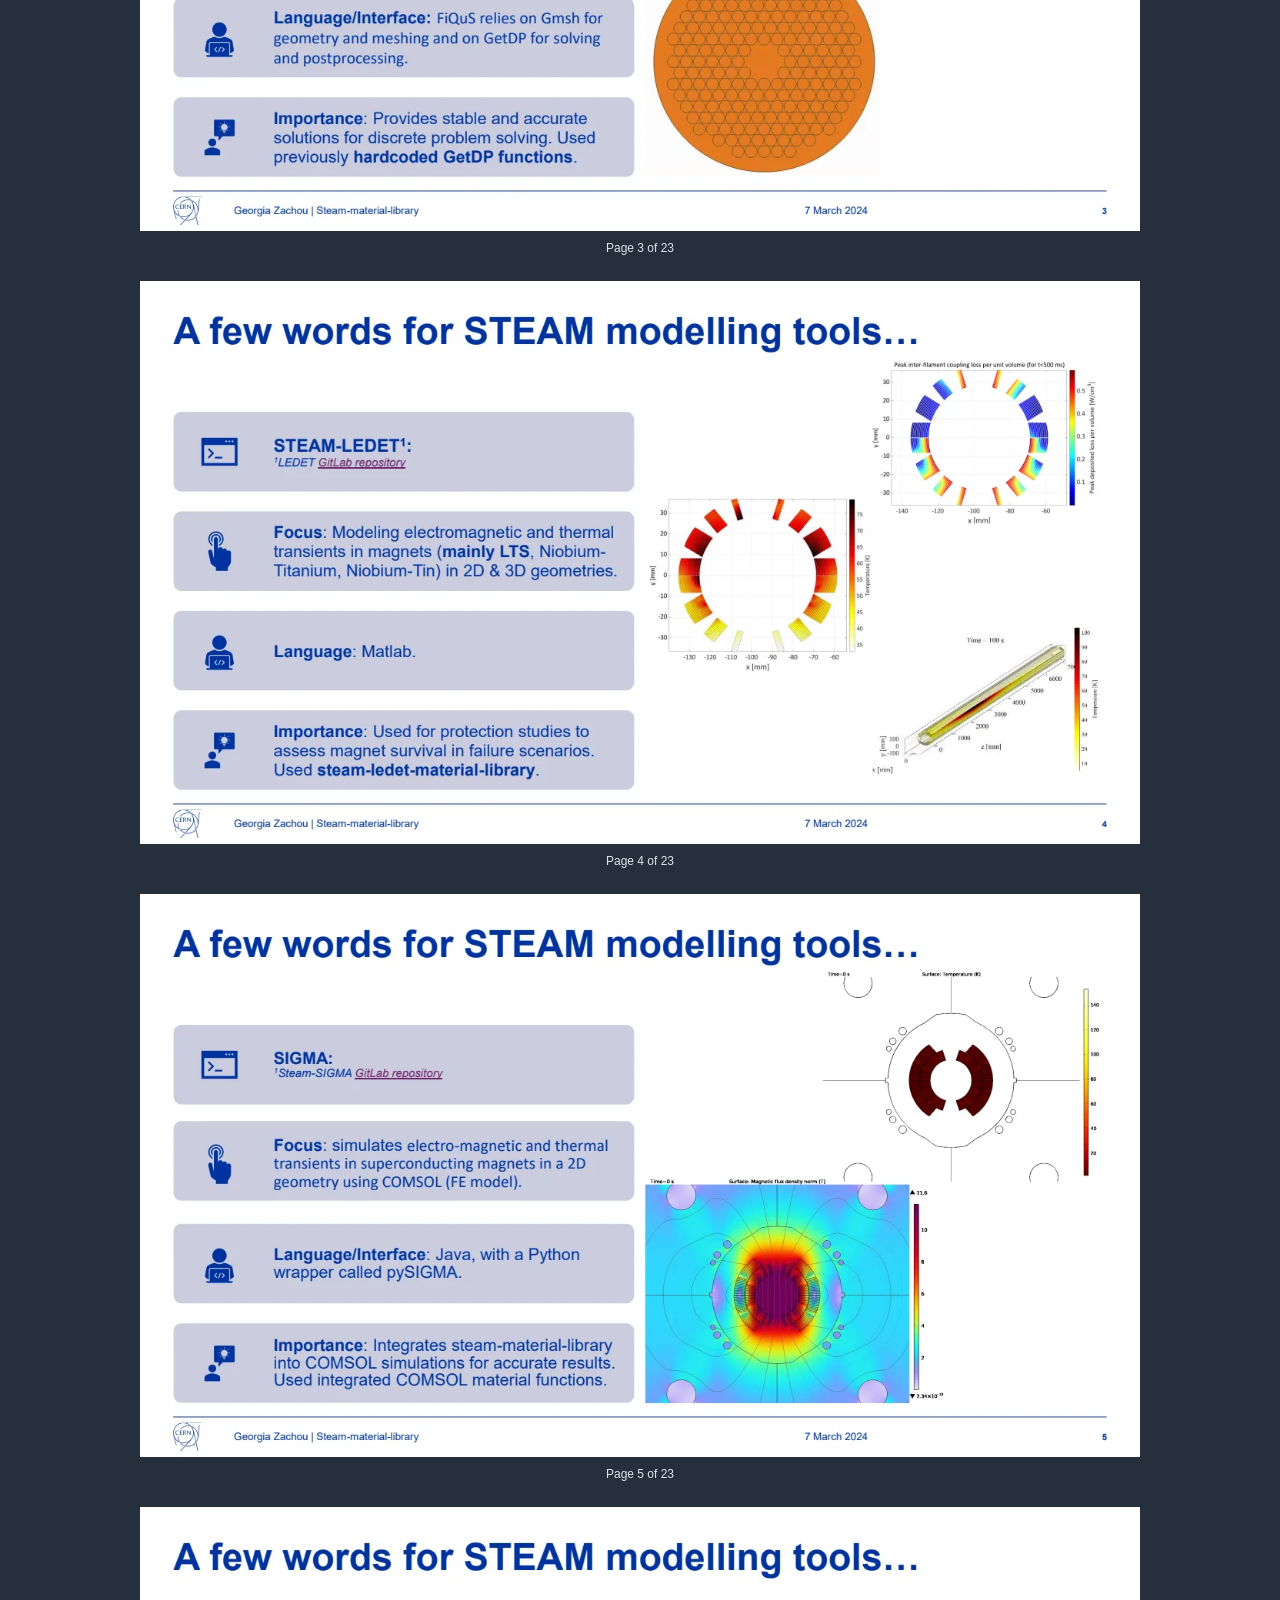
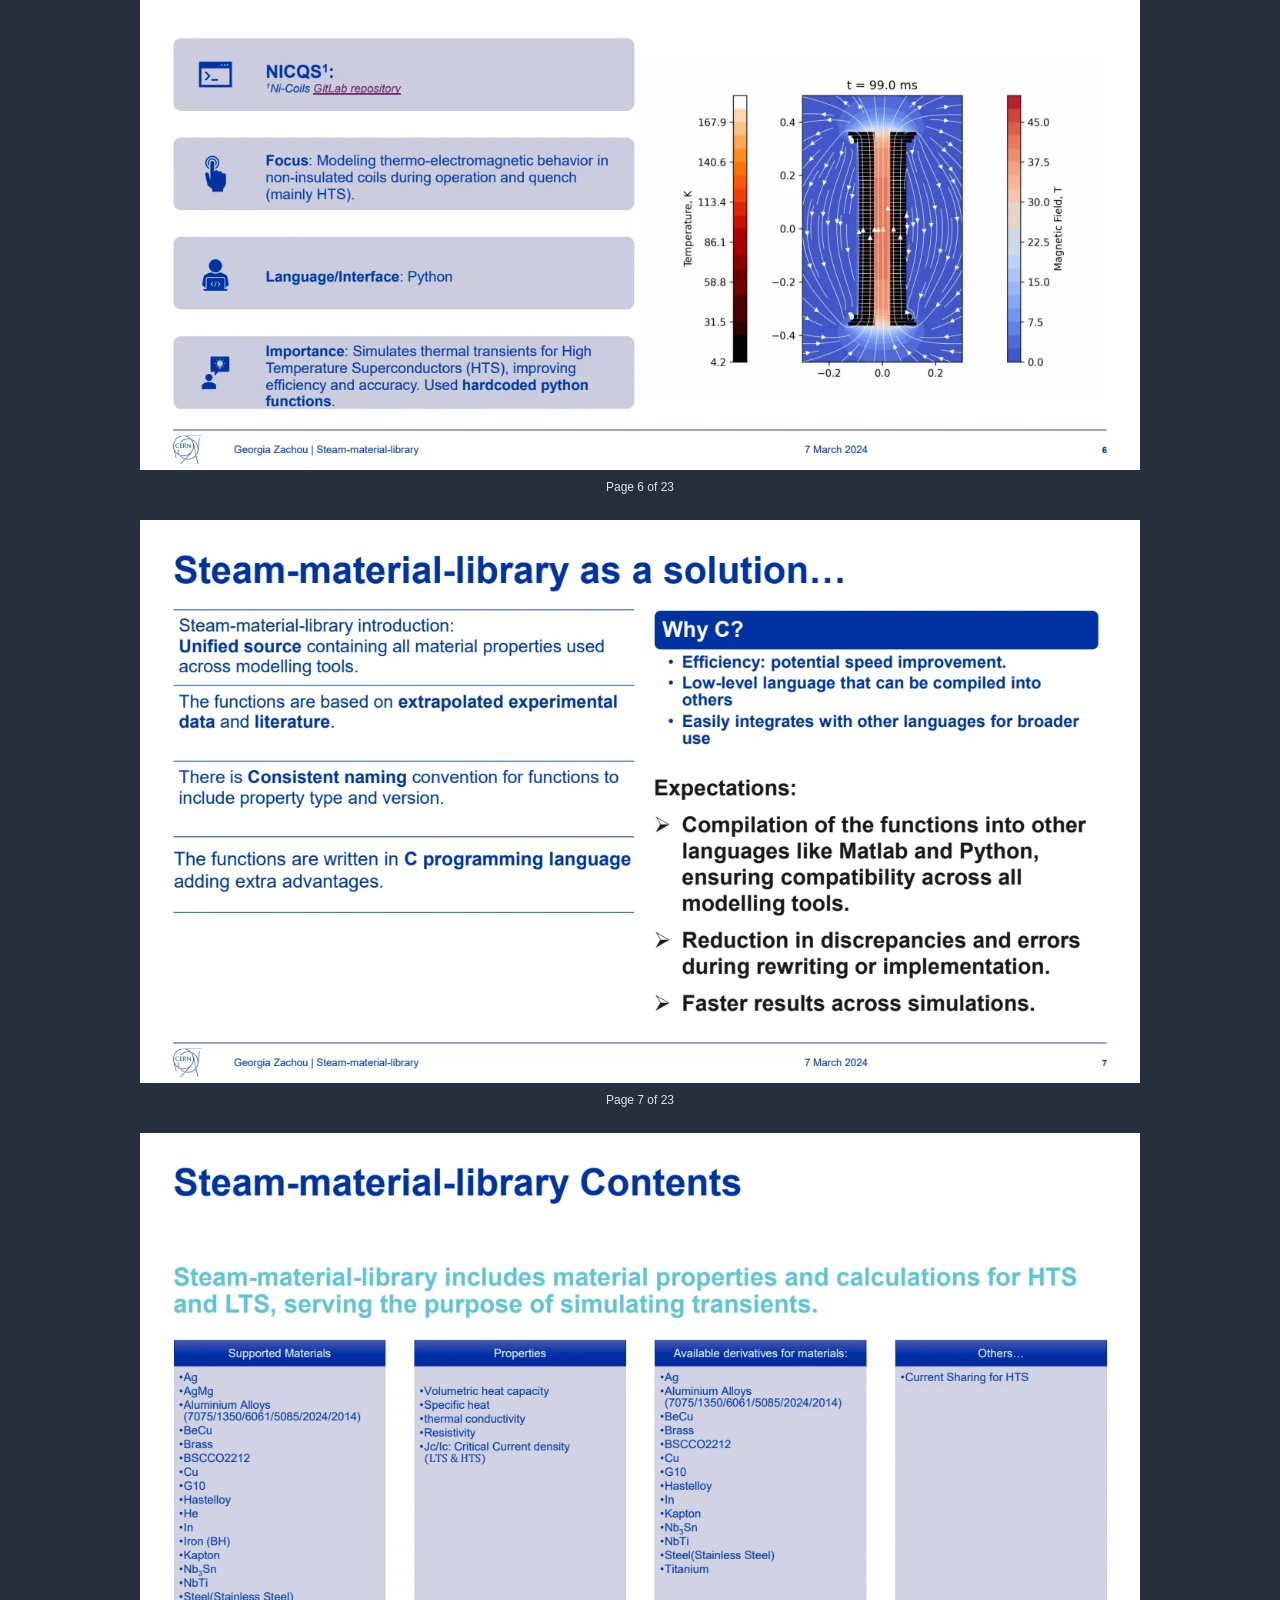
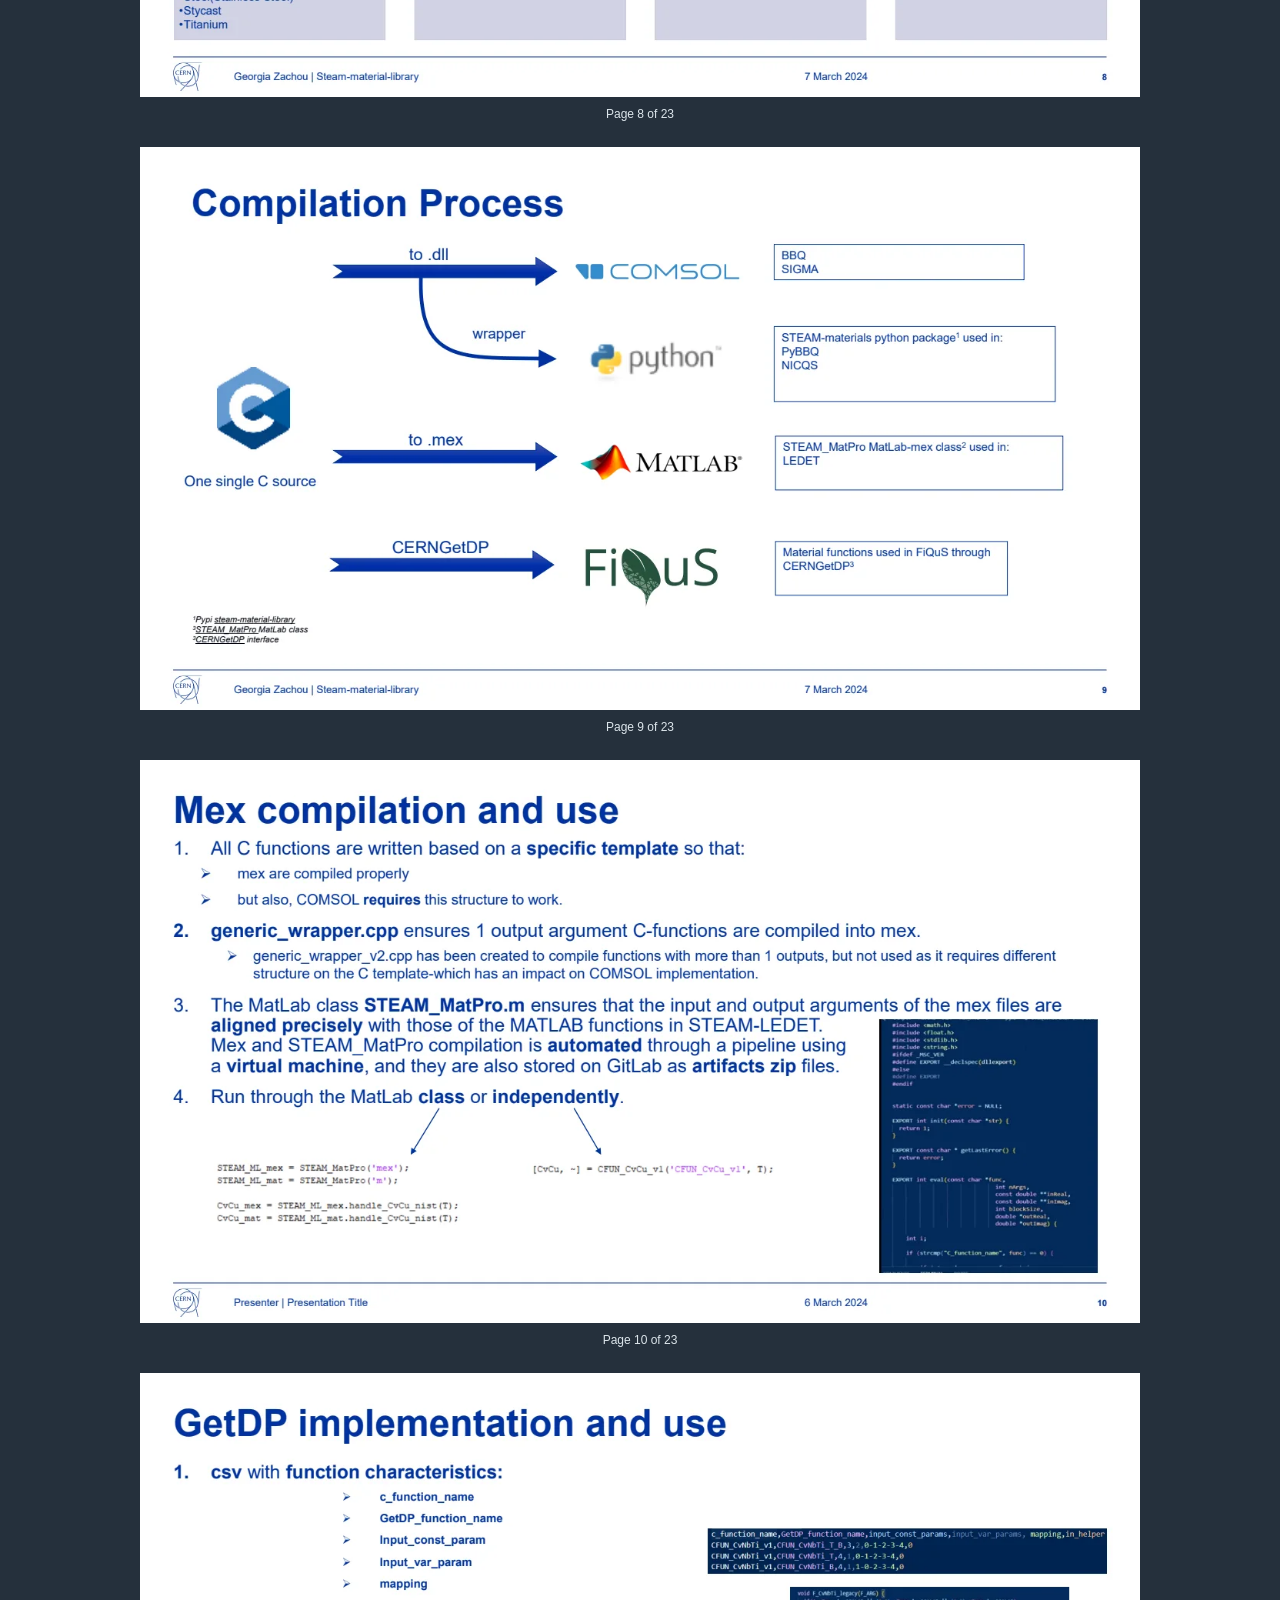
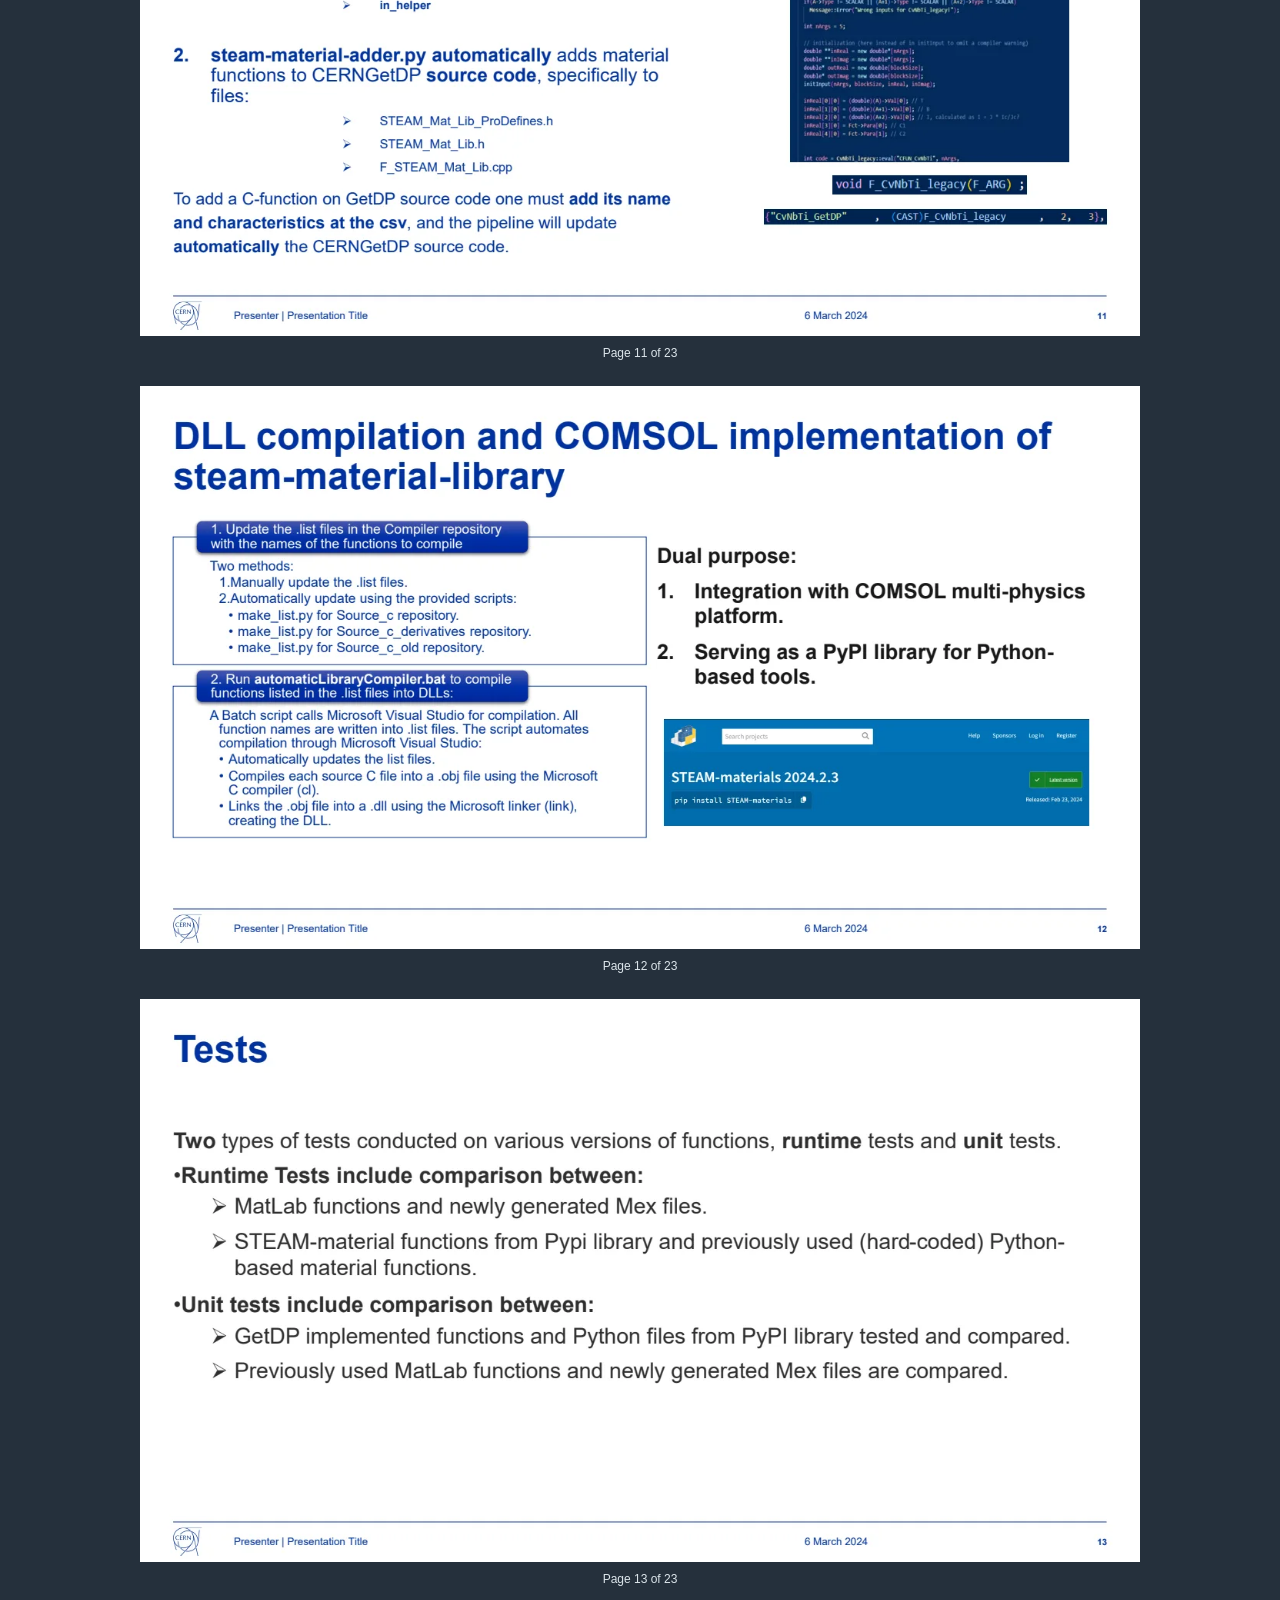
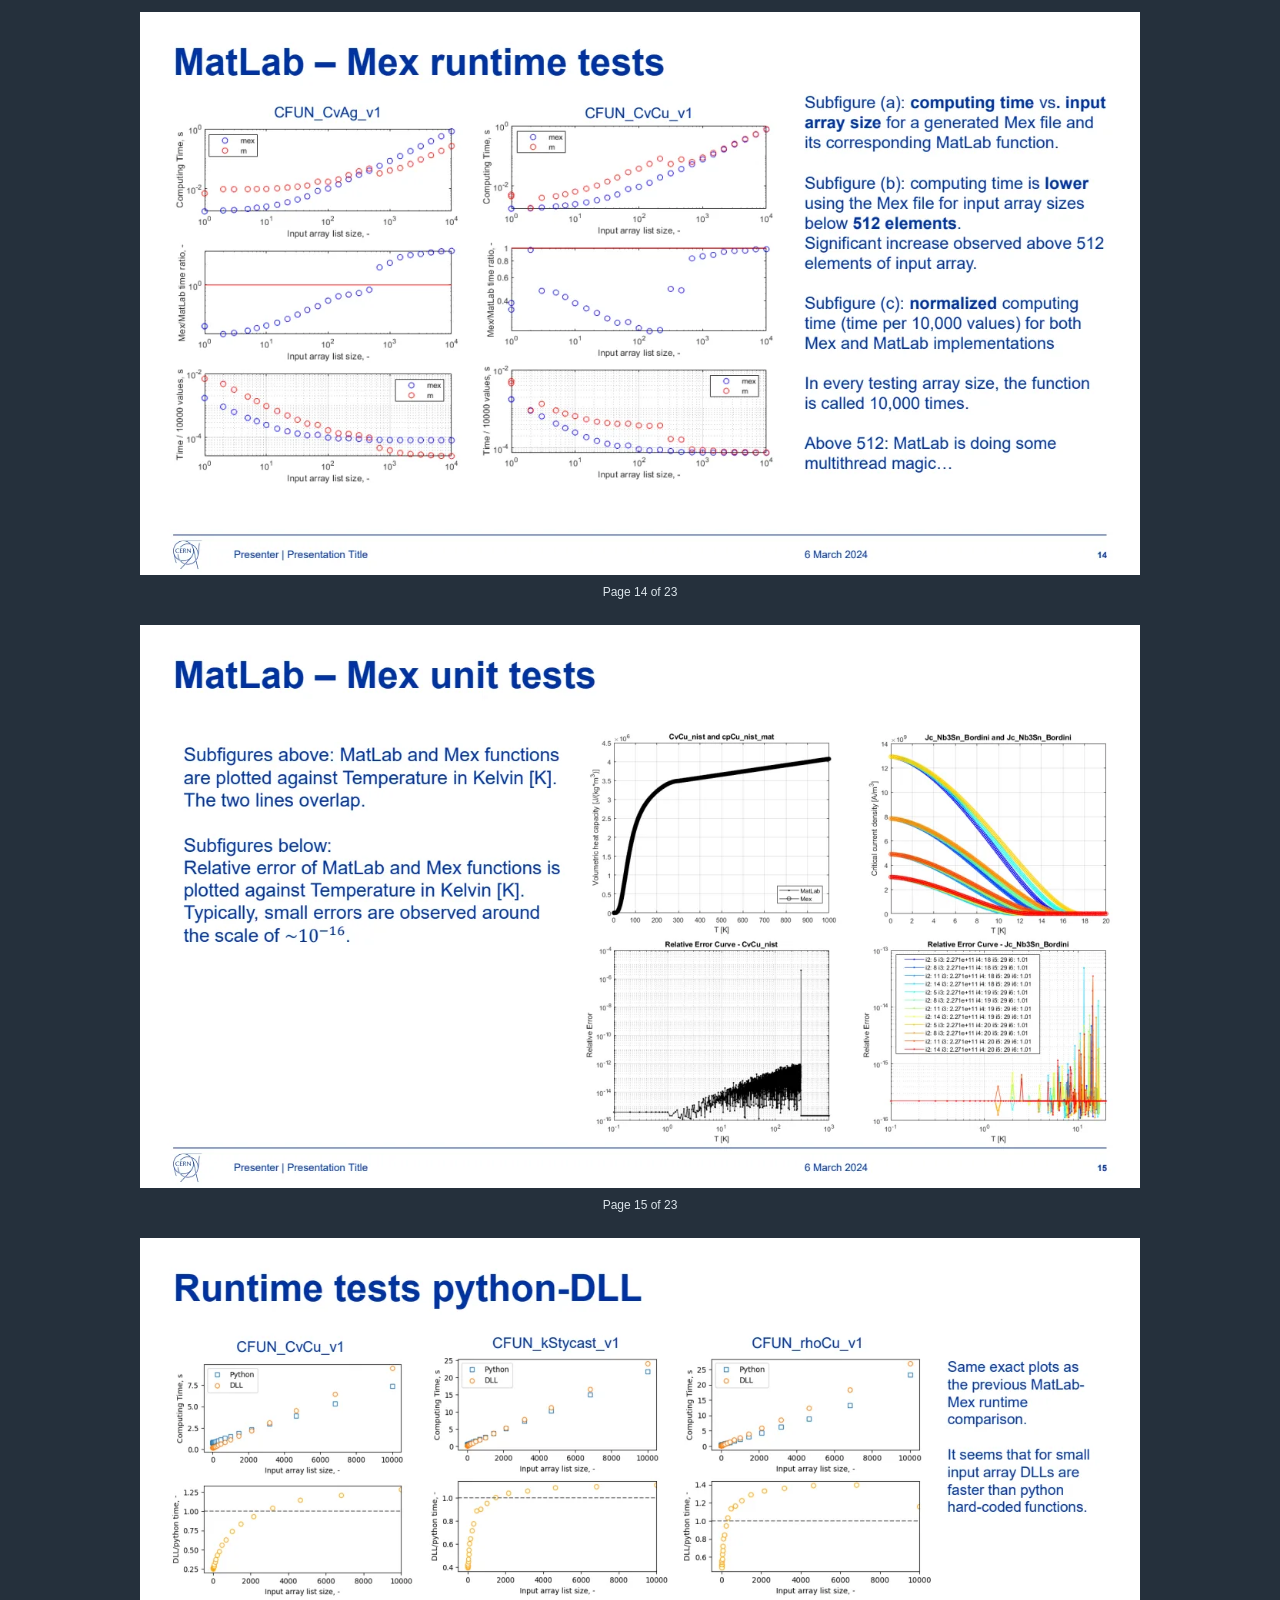
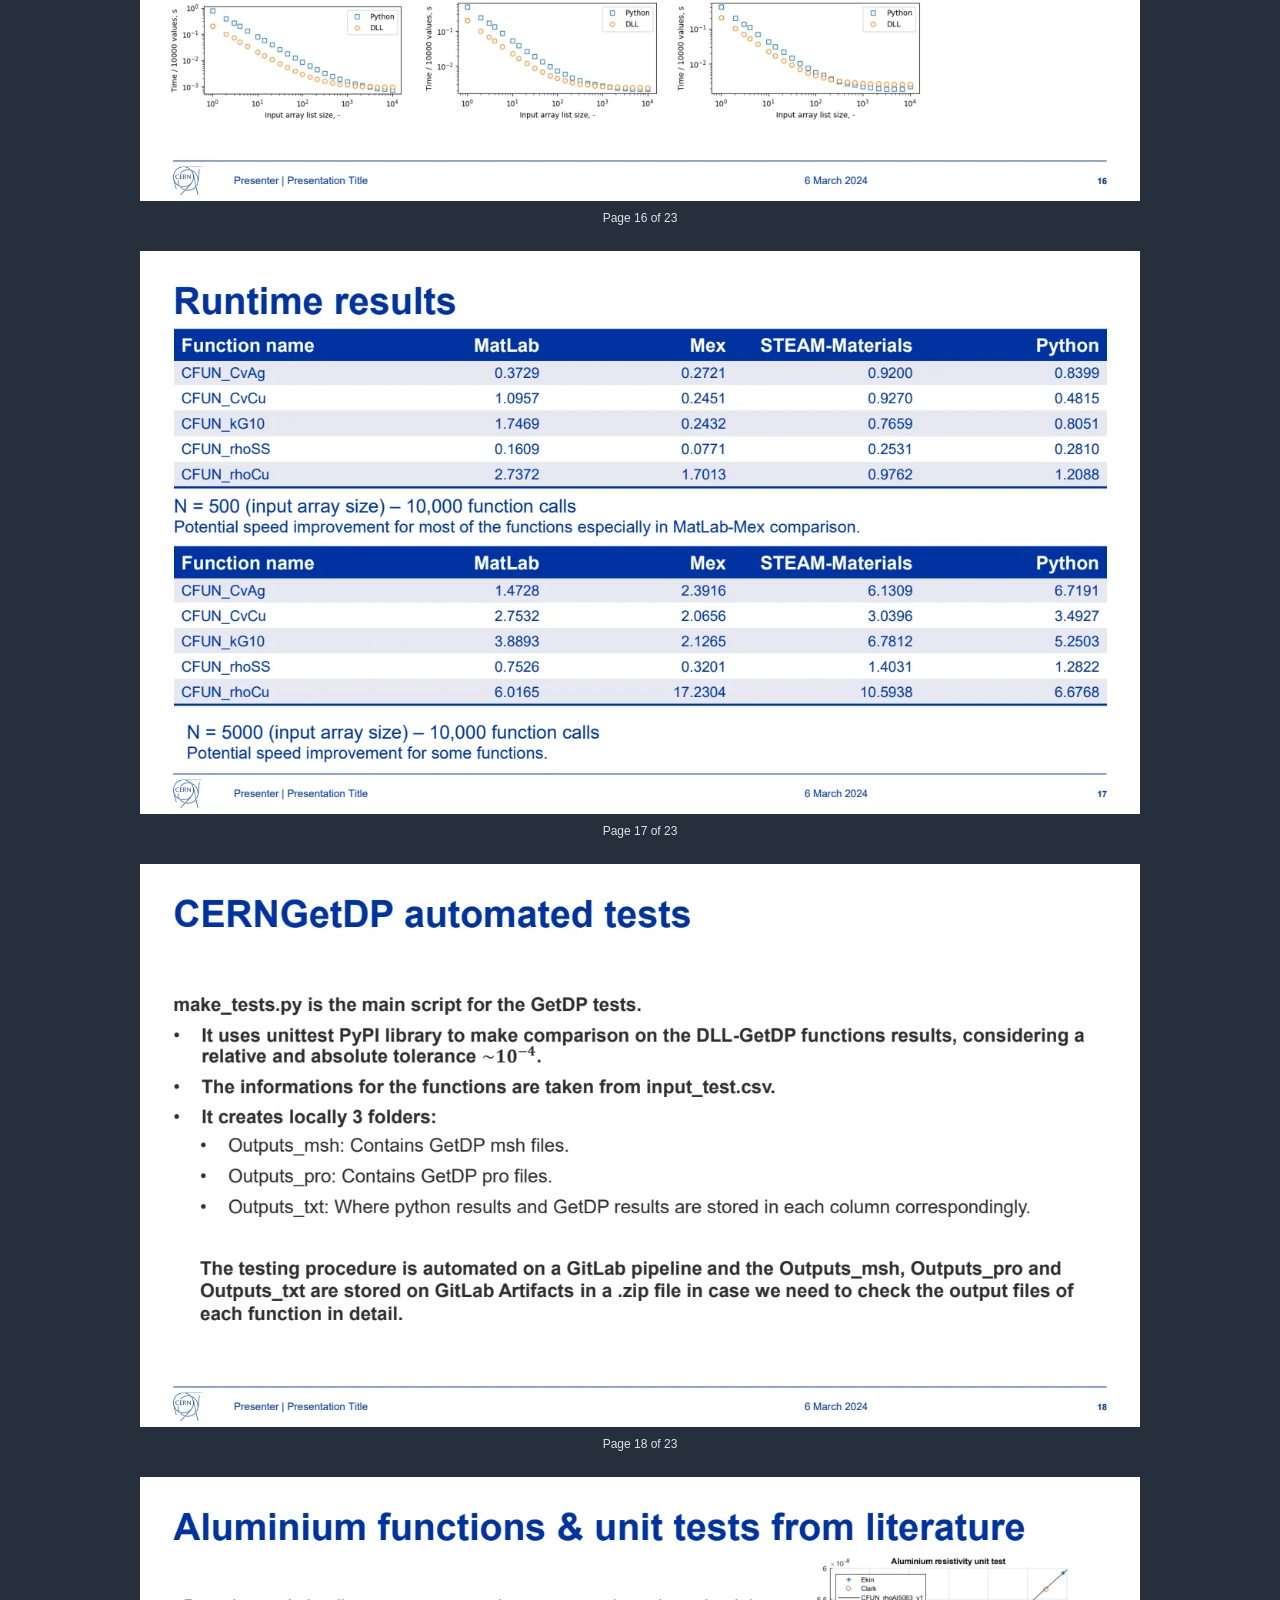
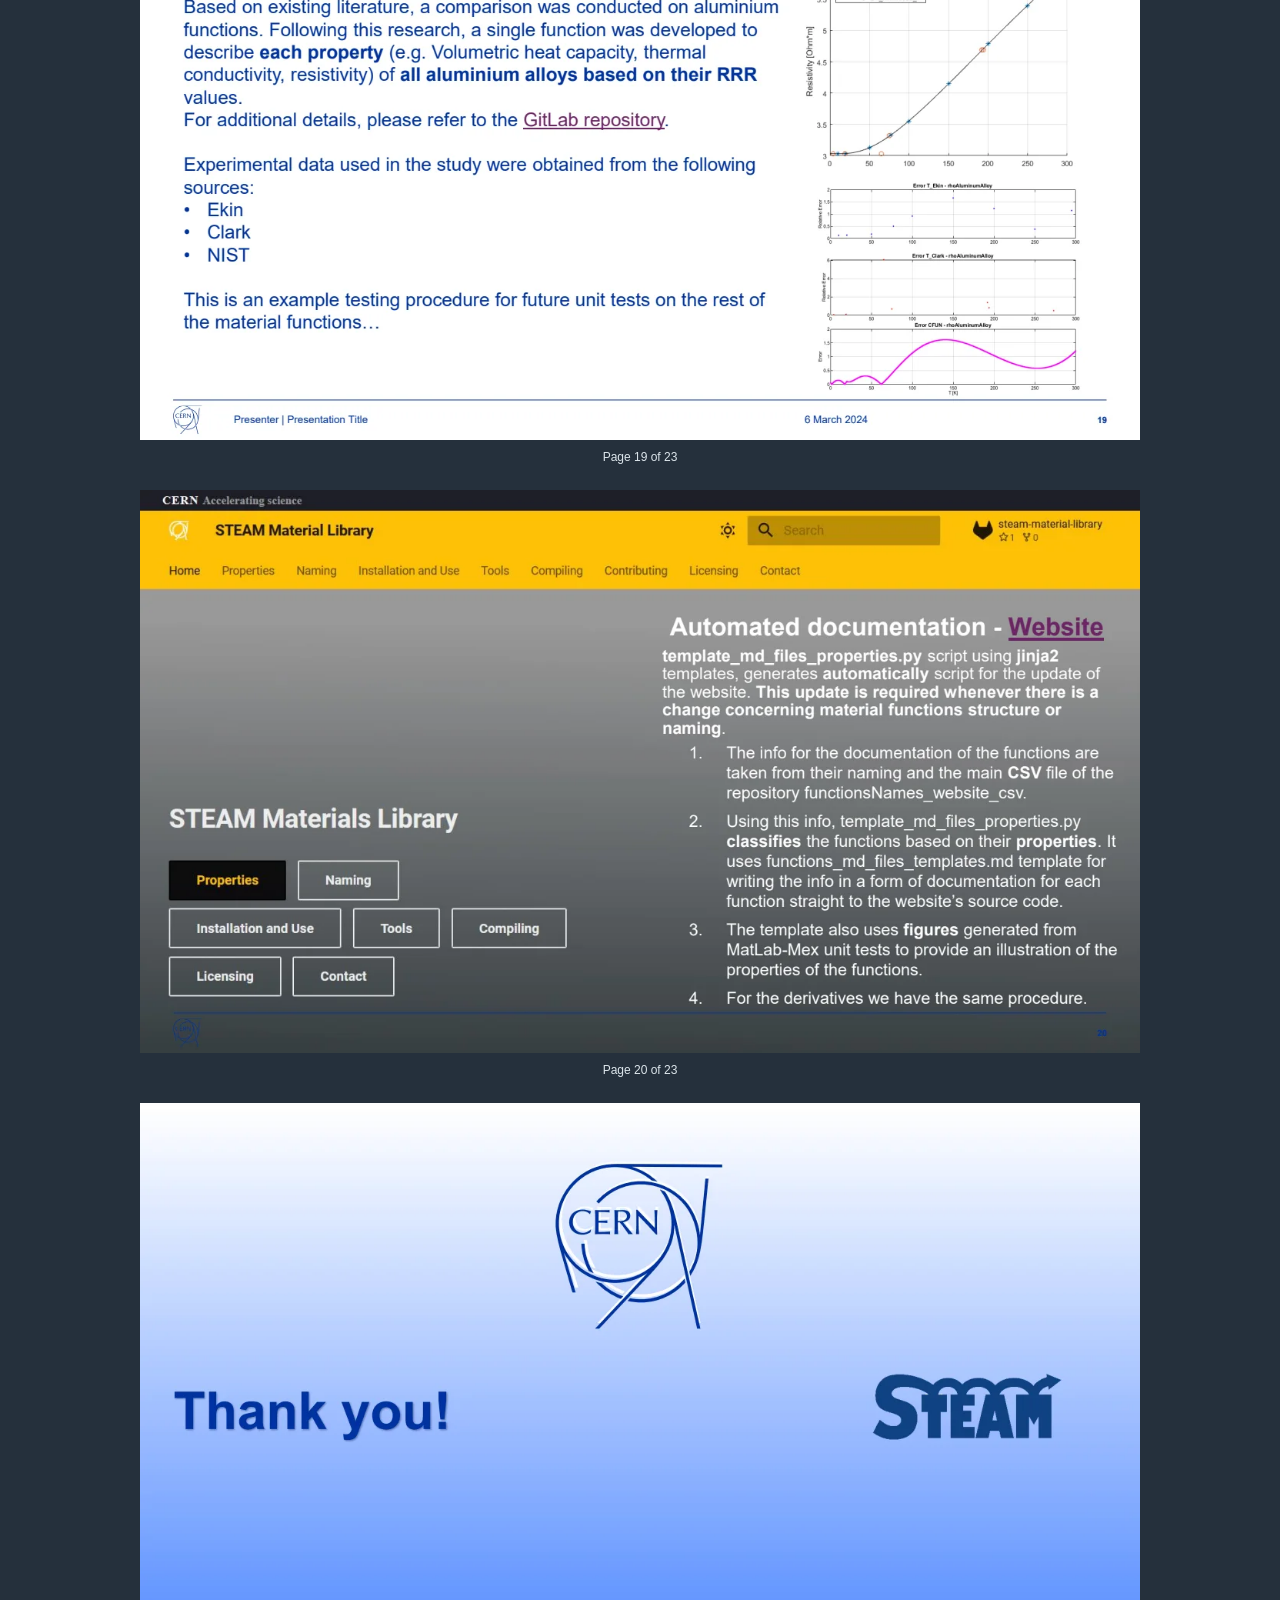
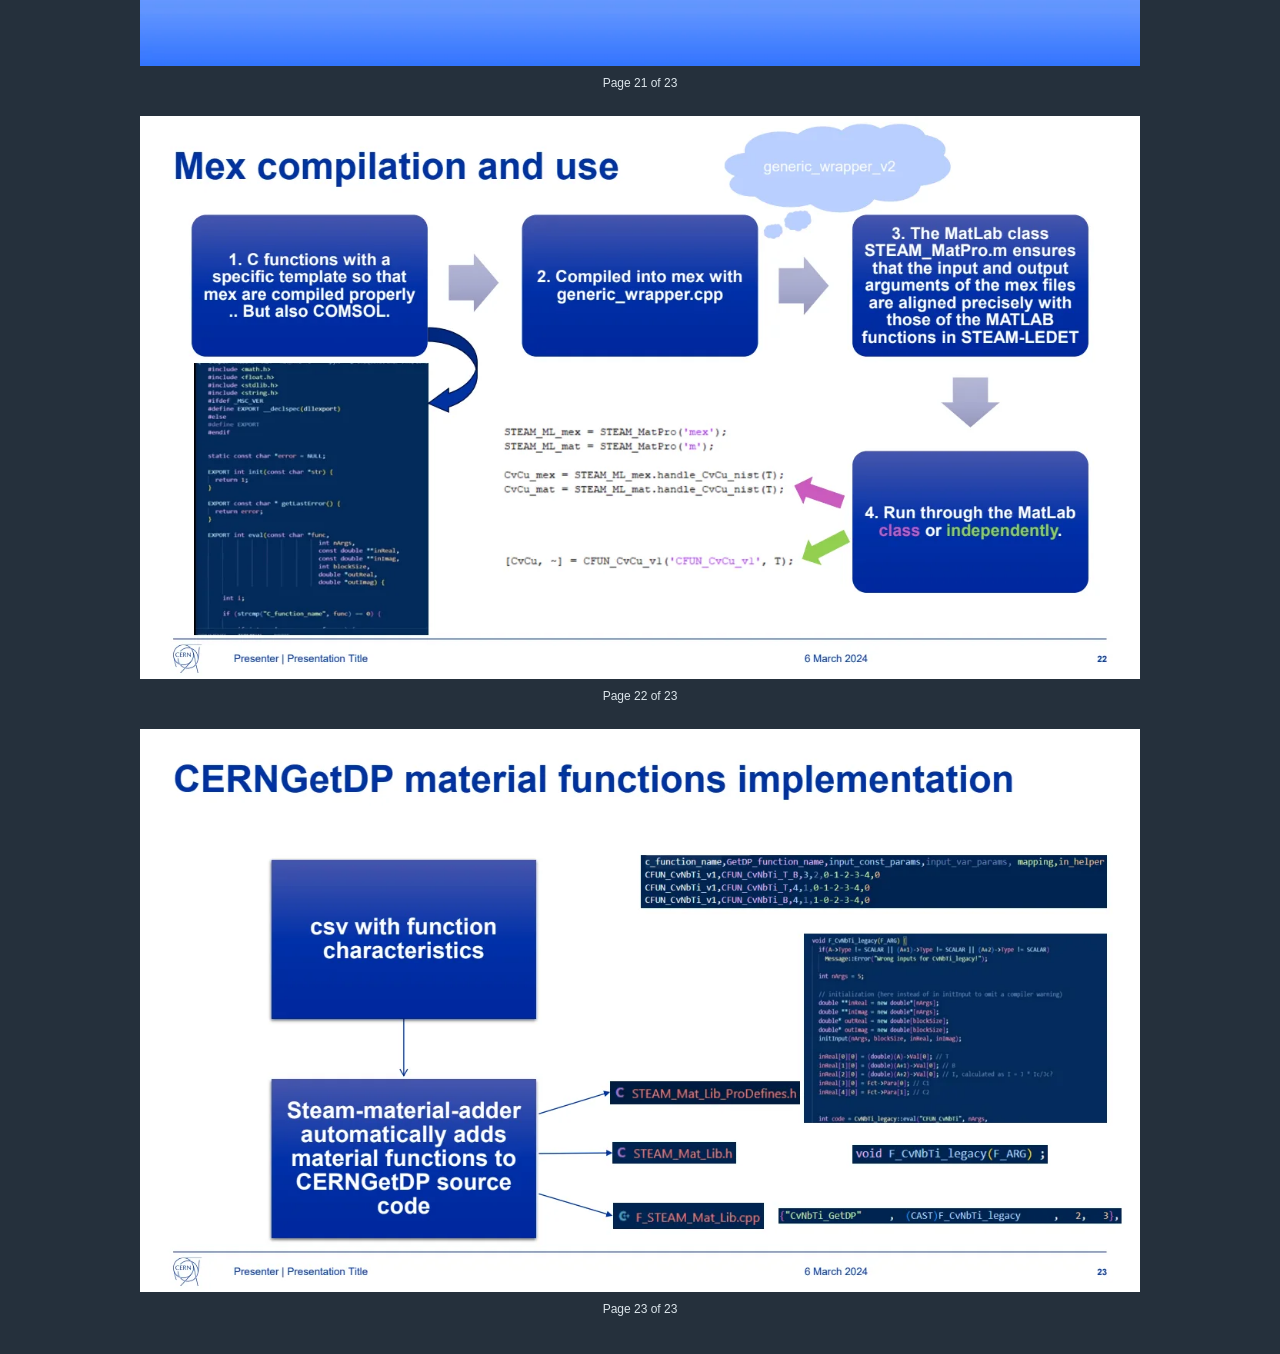
<file: docs/previews/steam_materials/index.html>
<!doctype html><html lang="en"><head><meta charset="utf-8"><meta name="viewport" content="width=device-width,initial-scale=1"><title>Document preview</title><style>body{margin:0;padding:12px;background:#25303c;font:12px/1.5 Arial,sans-serif;color:#dce5eb}figure{margin:0 auto 16px;max-width:1000px}img{display:block;width:100%;height:auto;background:white}figcaption{text-align:center;padding:8px}a{color:#a5e8dc}header{text-align:center;margin-bottom:12px}</style></head><body><header>Scroll through all pages · <a target="_blank" rel="noopener" href="../../notes/steam_materials.pdf">Open original PDF for selectable text and zoom ↗</a></header><figure><img src="1.webp" width="1300" height="732" loading="lazy" alt="Document page 1. For selectable text, open the original PDF."><figcaption>Page 1 of 23</figcaption></figure><figure><img src="2.webp" width="1300" height="732" loading="lazy" alt="Document page 2. For selectable text, open the original PDF."><figcaption>Page 2 of 23</figcaption></figure><figure><img src="3.webp" width="1300" height="732" loading="lazy" alt="Document page 3. For selectable text, open the original PDF."><figcaption>Page 3 of 23</figcaption></figure><figure><img src="4.webp" width="1300" height="732" loading="lazy" alt="Document page 4. For selectable text, open the original PDF."><figcaption>Page 4 of 23</figcaption></figure><figure><img src="5.webp" width="1300" height="732" loading="lazy" alt="Document page 5. For selectable text, open the original PDF."><figcaption>Page 5 of 23</figcaption></figure><figure><img src="6.webp" width="1300" height="732" loading="lazy" alt="Document page 6. For selectable text, open the original PDF."><figcaption>Page 6 of 23</figcaption></figure><figure><img src="7.webp" width="1300" height="732" loading="lazy" alt="Document page 7. For selectable text, open the original PDF."><figcaption>Page 7 of 23</figcaption></figure><figure><img src="8.webp" width="1300" height="732" loading="lazy" alt="Document page 8. For selectable text, open the original PDF."><figcaption>Page 8 of 23</figcaption></figure><figure><img src="9.webp" width="1300" height="732" loading="lazy" alt="Document page 9. For selectable text, open the original PDF."><figcaption>Page 9 of 23</figcaption></figure><figure><img src="10.webp" width="1300" height="732" loading="lazy" alt="Document page 10. For selectable text, open the original PDF."><figcaption>Page 10 of 23</figcaption></figure><figure><img src="11.webp" width="1300" height="732" loading="lazy" alt="Document page 11. For selectable text, open the original PDF."><figcaption>Page 11 of 23</figcaption></figure><figure><img src="12.webp" width="1300" height="732" loading="lazy" alt="Document page 12. For selectable text, open the original PDF."><figcaption>Page 12 of 23</figcaption></figure><figure><img src="13.webp" width="1300" height="732" loading="lazy" alt="Document page 13. For selectable text, open the original PDF."><figcaption>Page 13 of 23</figcaption></figure><figure><img src="14.webp" width="1300" height="732" loading="lazy" alt="Document page 14. For selectable text, open the original PDF."><figcaption>Page 14 of 23</figcaption></figure><figure><img src="15.webp" width="1300" height="732" loading="lazy" alt="Document page 15. For selectable text, open the original PDF."><figcaption>Page 15 of 23</figcaption></figure><figure><img src="16.webp" width="1300" height="732" loading="lazy" alt="Document page 16. For selectable text, open the original PDF."><figcaption>Page 16 of 23</figcaption></figure><figure><img src="17.webp" width="1300" height="732" loading="lazy" alt="Document page 17. For selectable text, open the original PDF."><figcaption>Page 17 of 23</figcaption></figure><figure><img src="18.webp" width="1300" height="732" loading="lazy" alt="Document page 18. For selectable text, open the original PDF."><figcaption>Page 18 of 23</figcaption></figure><figure><img src="19.webp" width="1300" height="732" loading="lazy" alt="Document page 19. For selectable text, open the original PDF."><figcaption>Page 19 of 23</figcaption></figure><figure><img src="20.webp" width="1300" height="732" loading="lazy" alt="Document page 20. For selectable text, open the original PDF."><figcaption>Page 20 of 23</figcaption></figure><figure><img src="21.webp" width="1300" height="732" loading="lazy" alt="Document page 21. For selectable text, open the original PDF."><figcaption>Page 21 of 23</figcaption></figure><figure><img src="22.webp" width="1300" height="732" loading="lazy" alt="Document page 22. For selectable text, open the original PDF."><figcaption>Page 22 of 23</figcaption></figure><figure><img src="23.webp" width="1300" height="732" loading="lazy" alt="Document page 23. For selectable text, open the original PDF."><figcaption>Page 23 of 23</figcaption></figure></body></html>
</file>
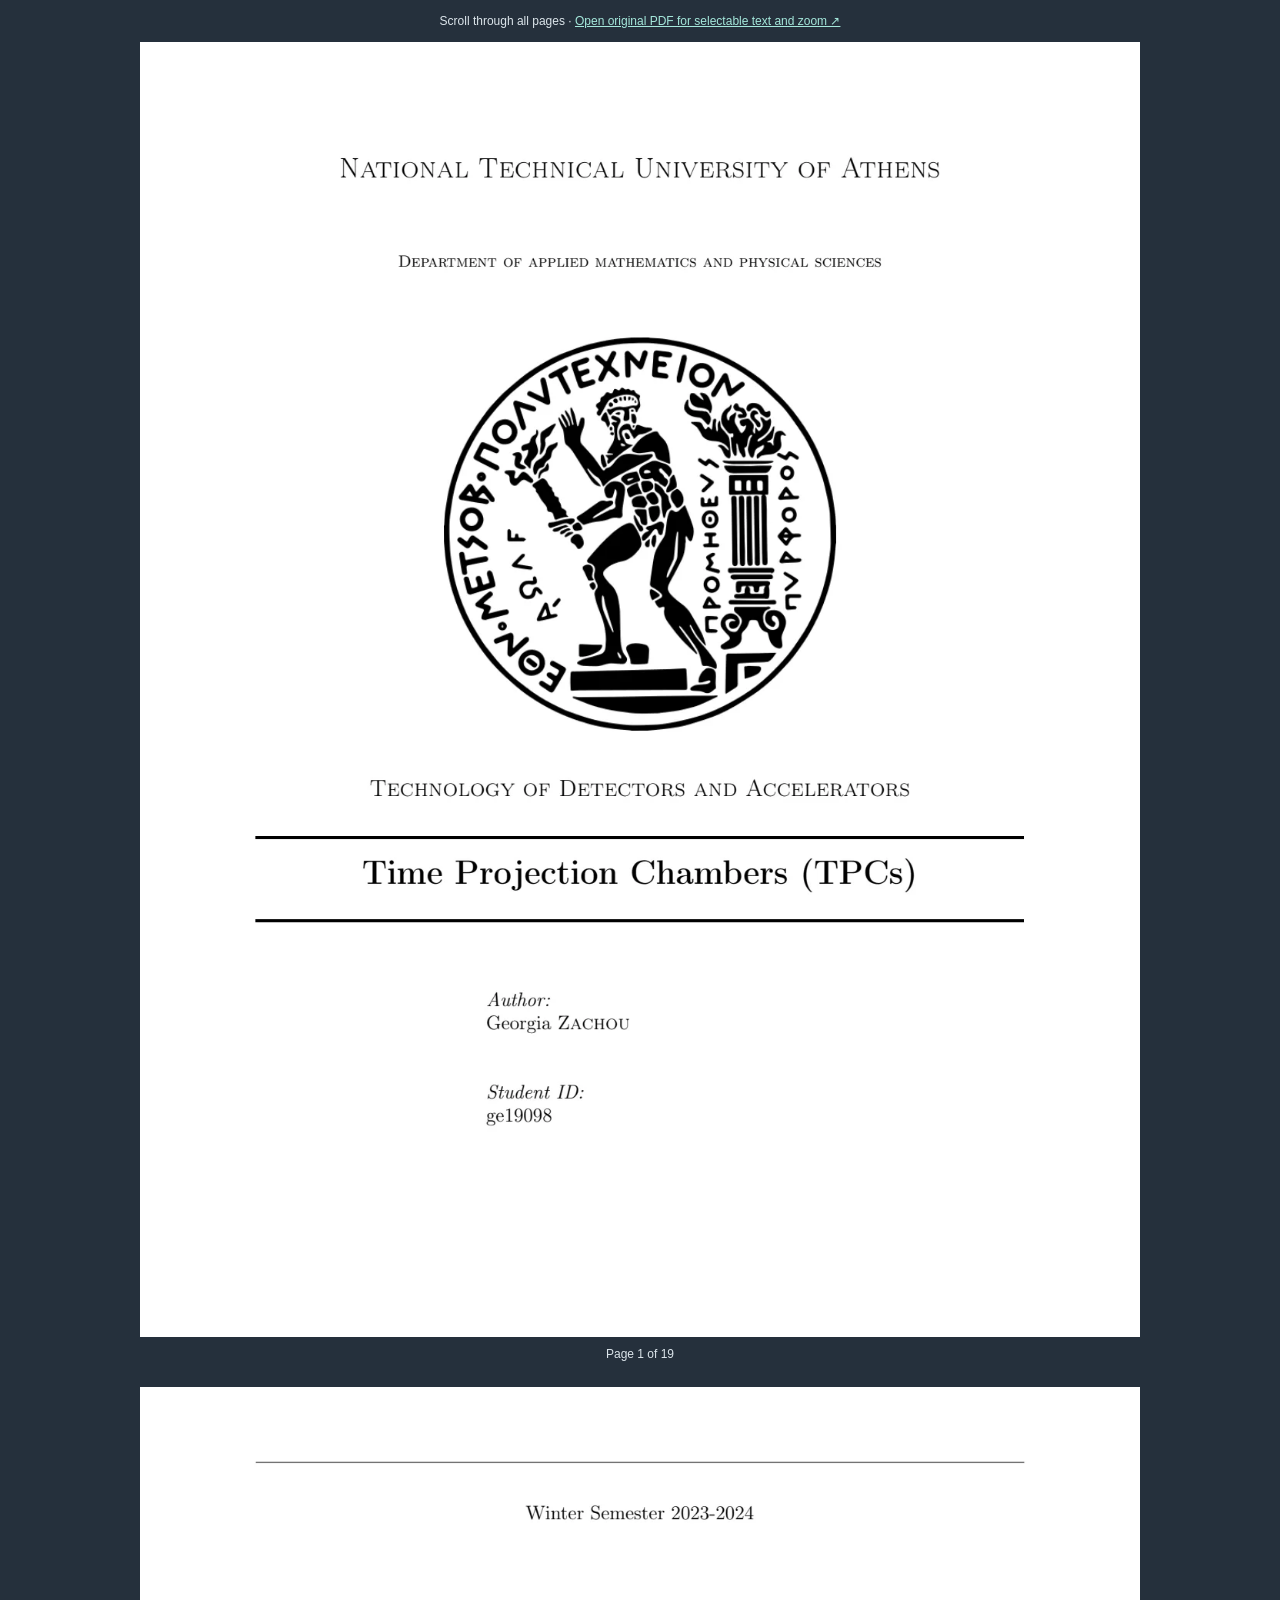
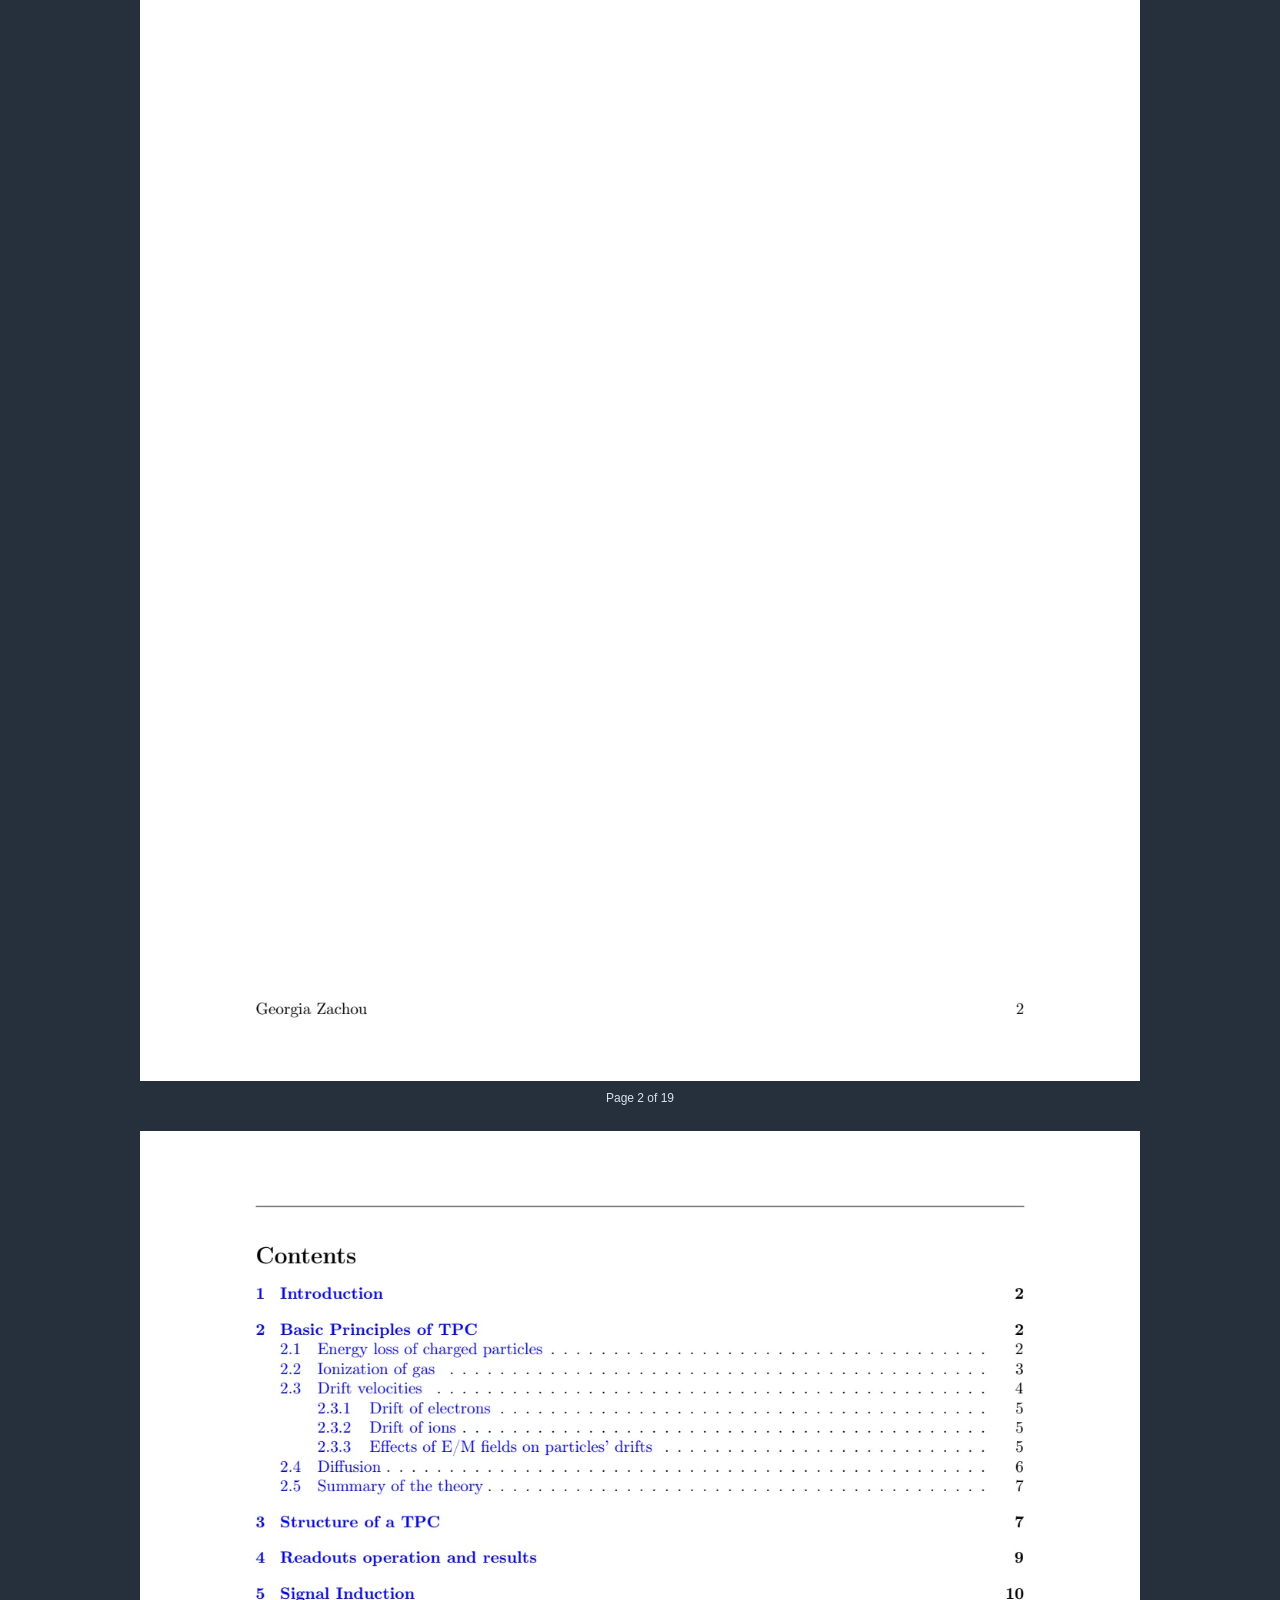
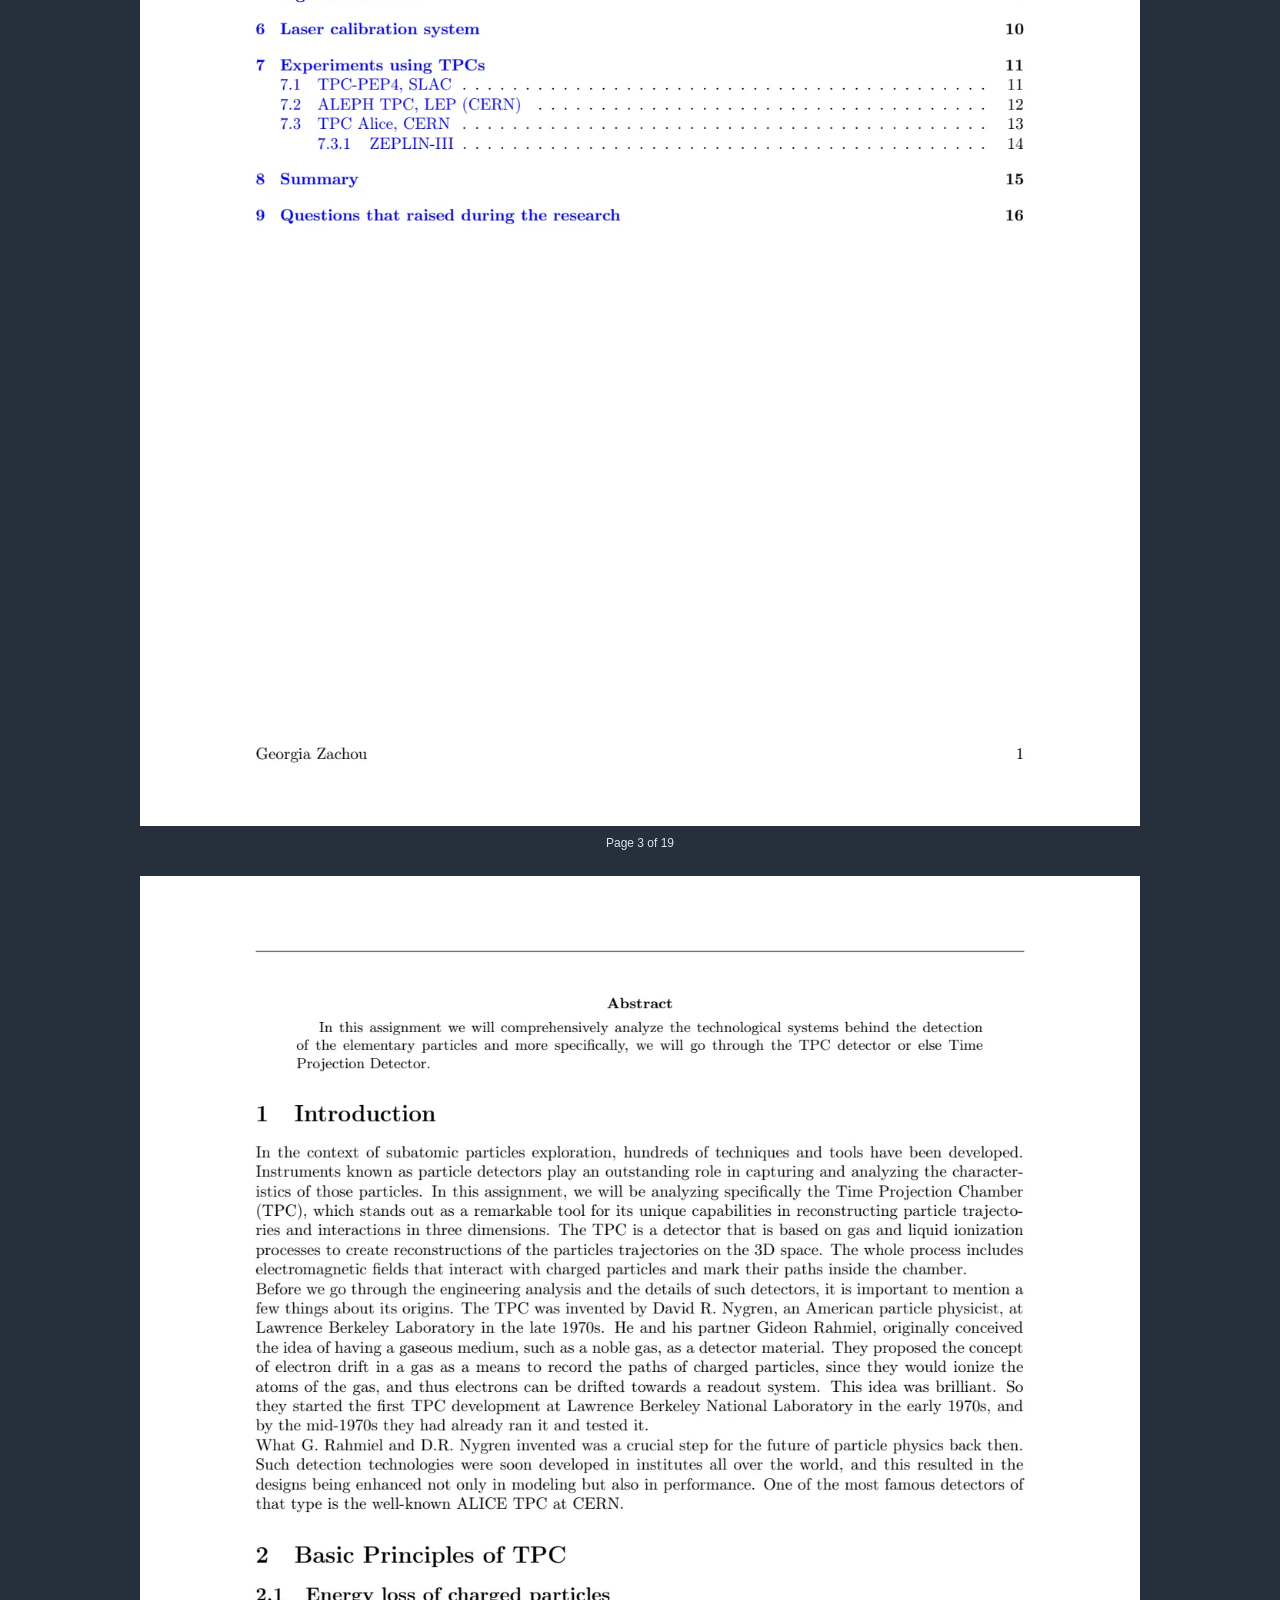
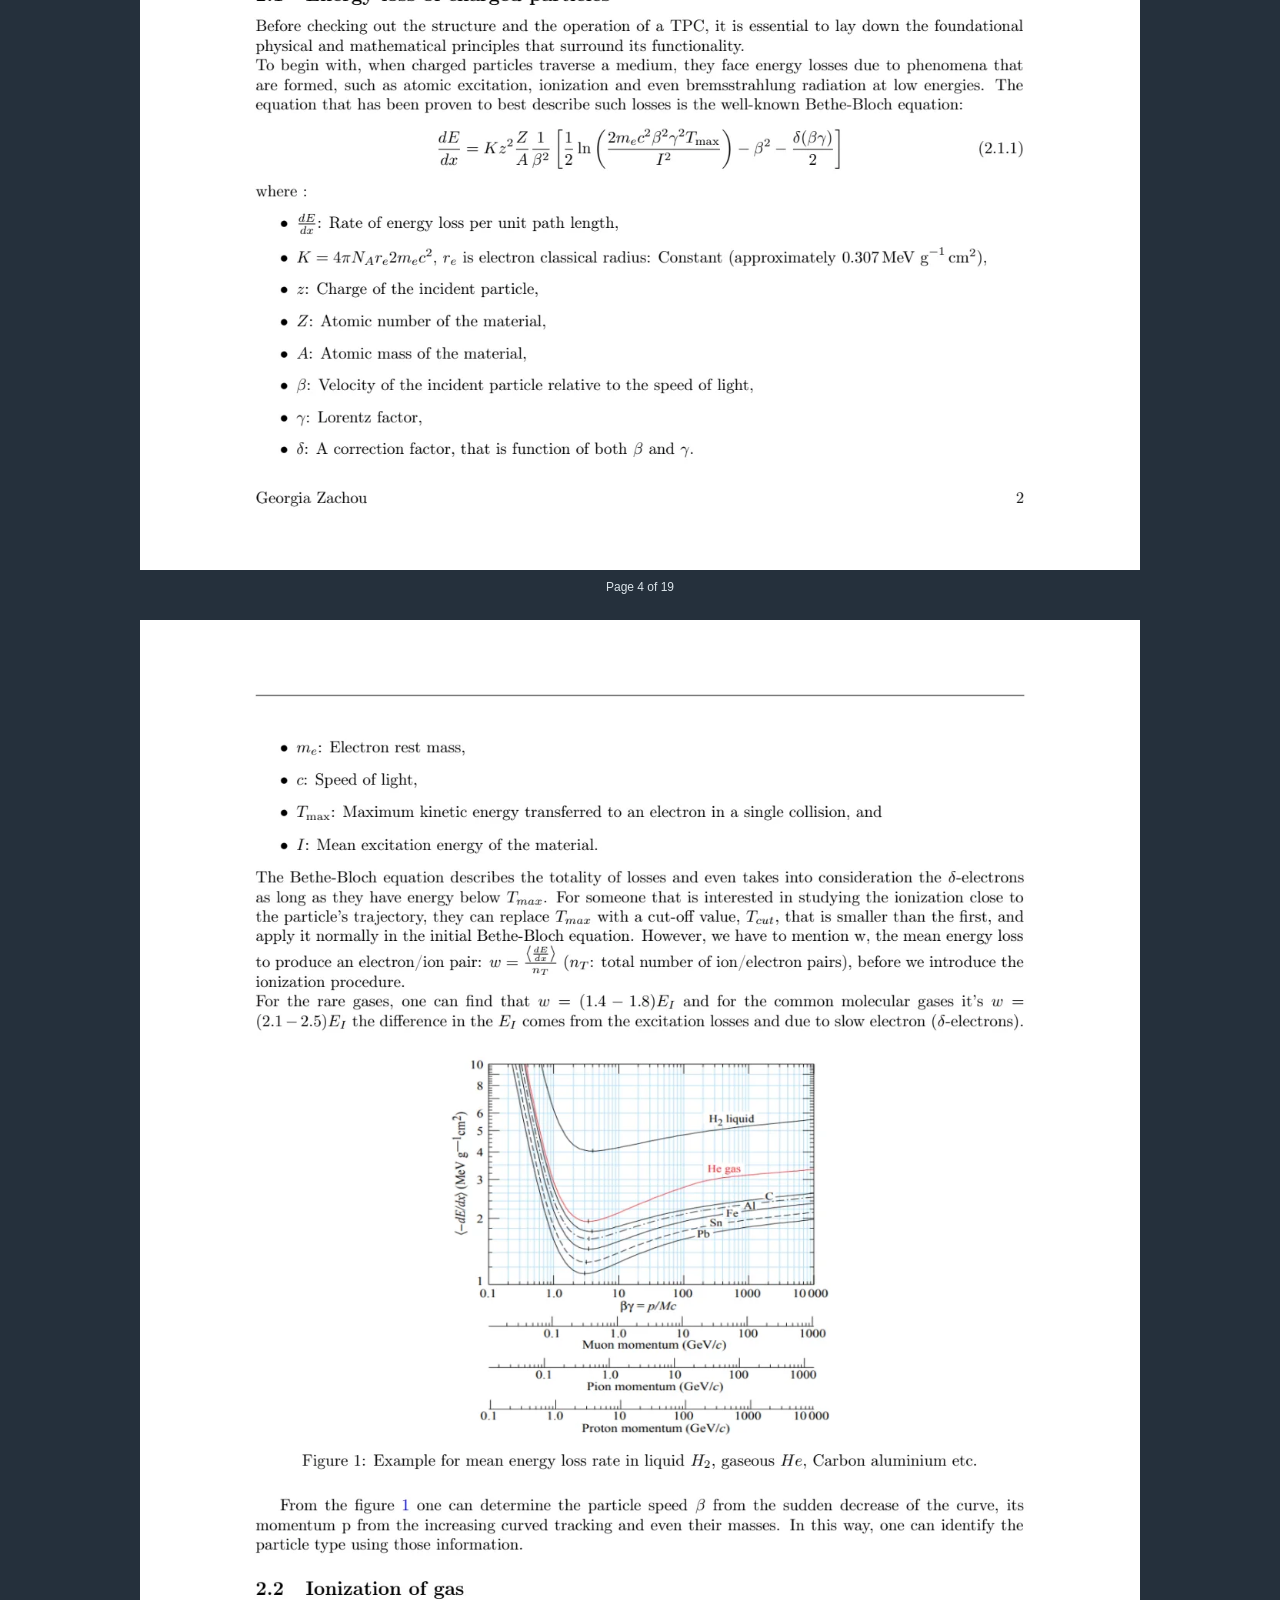
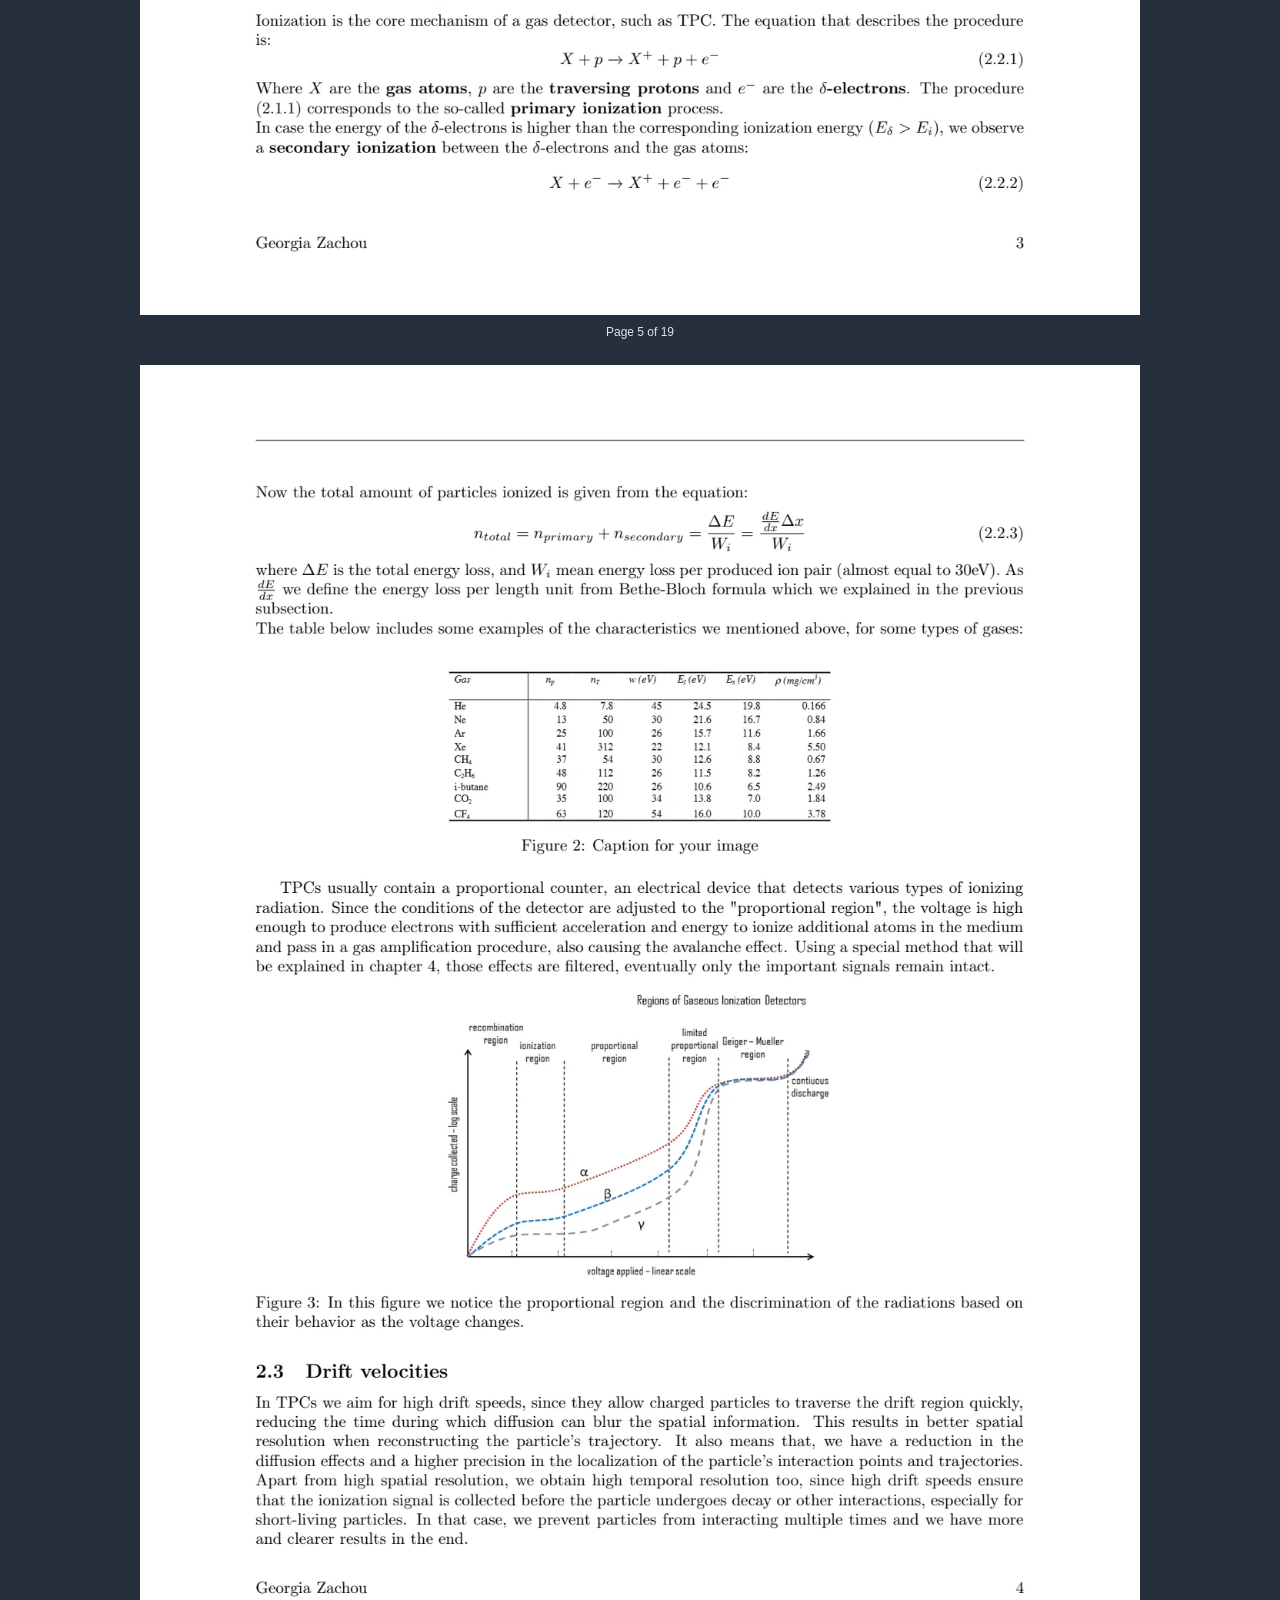
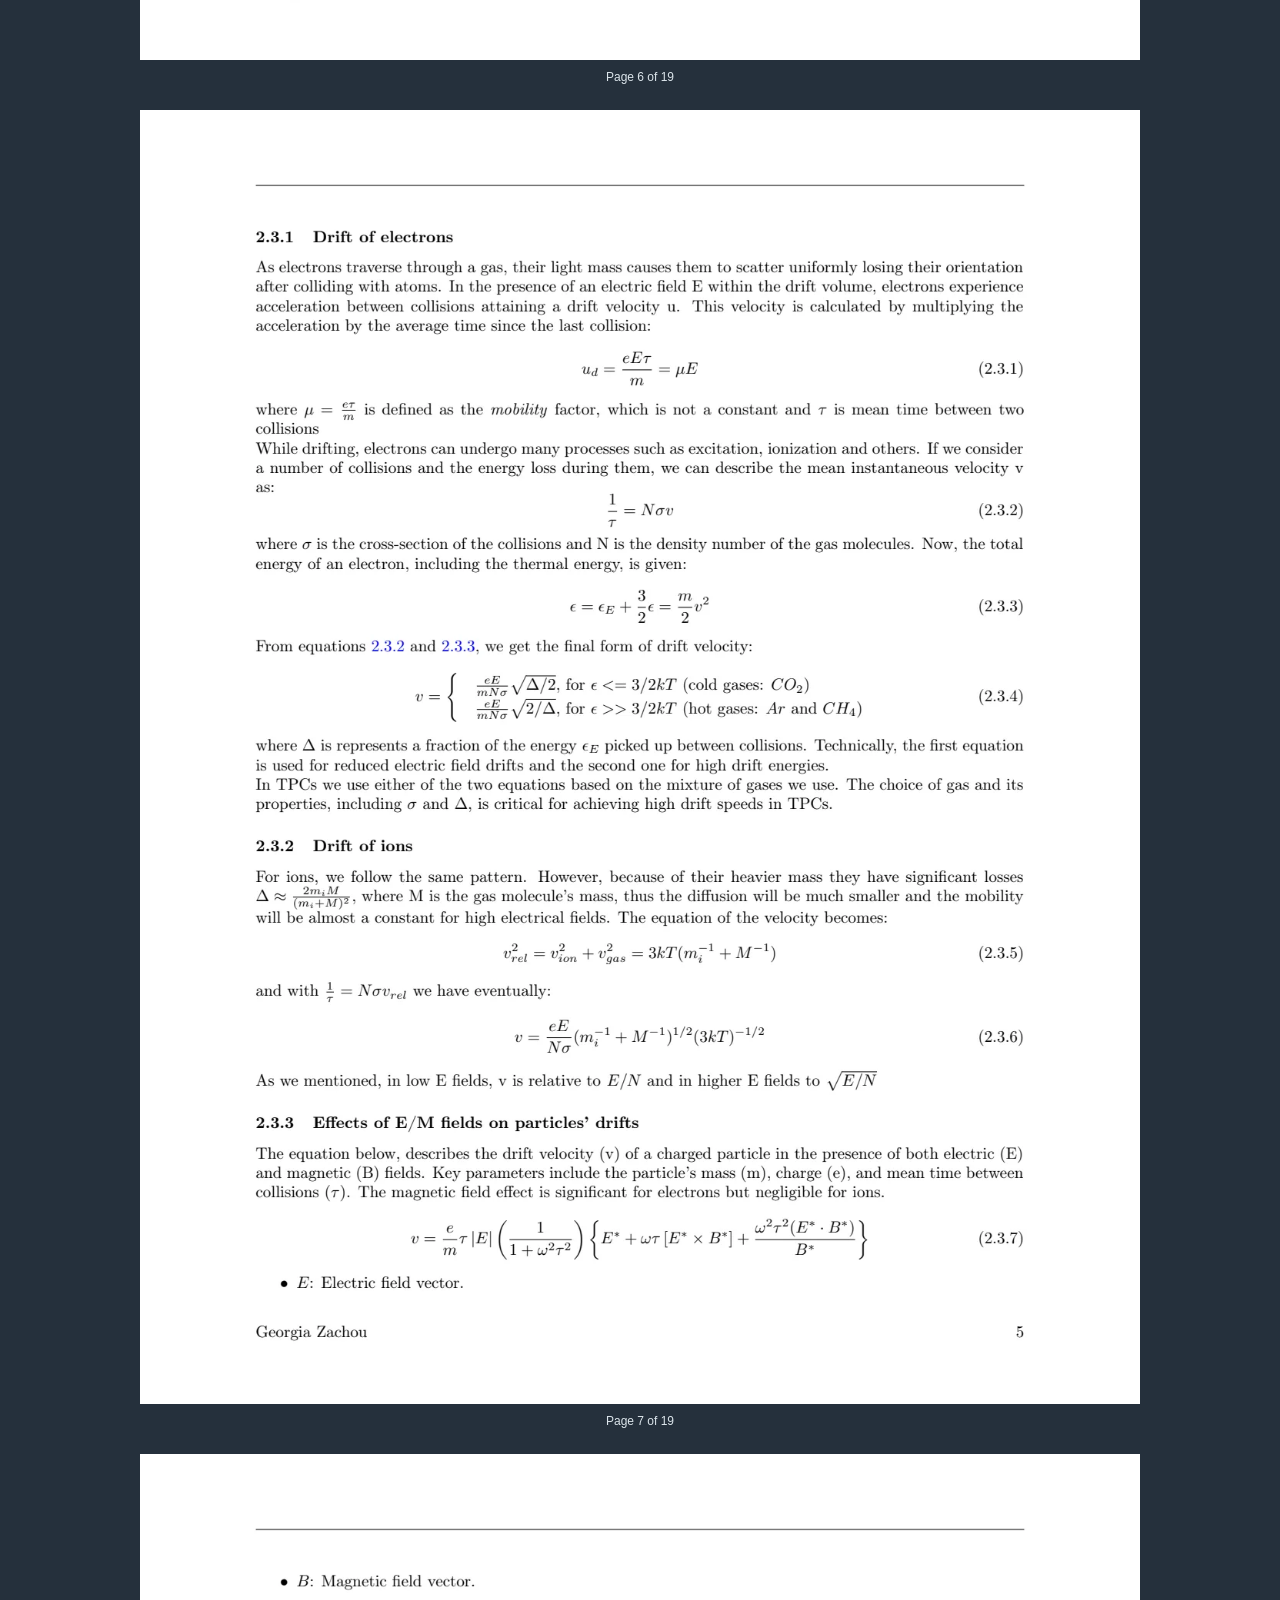
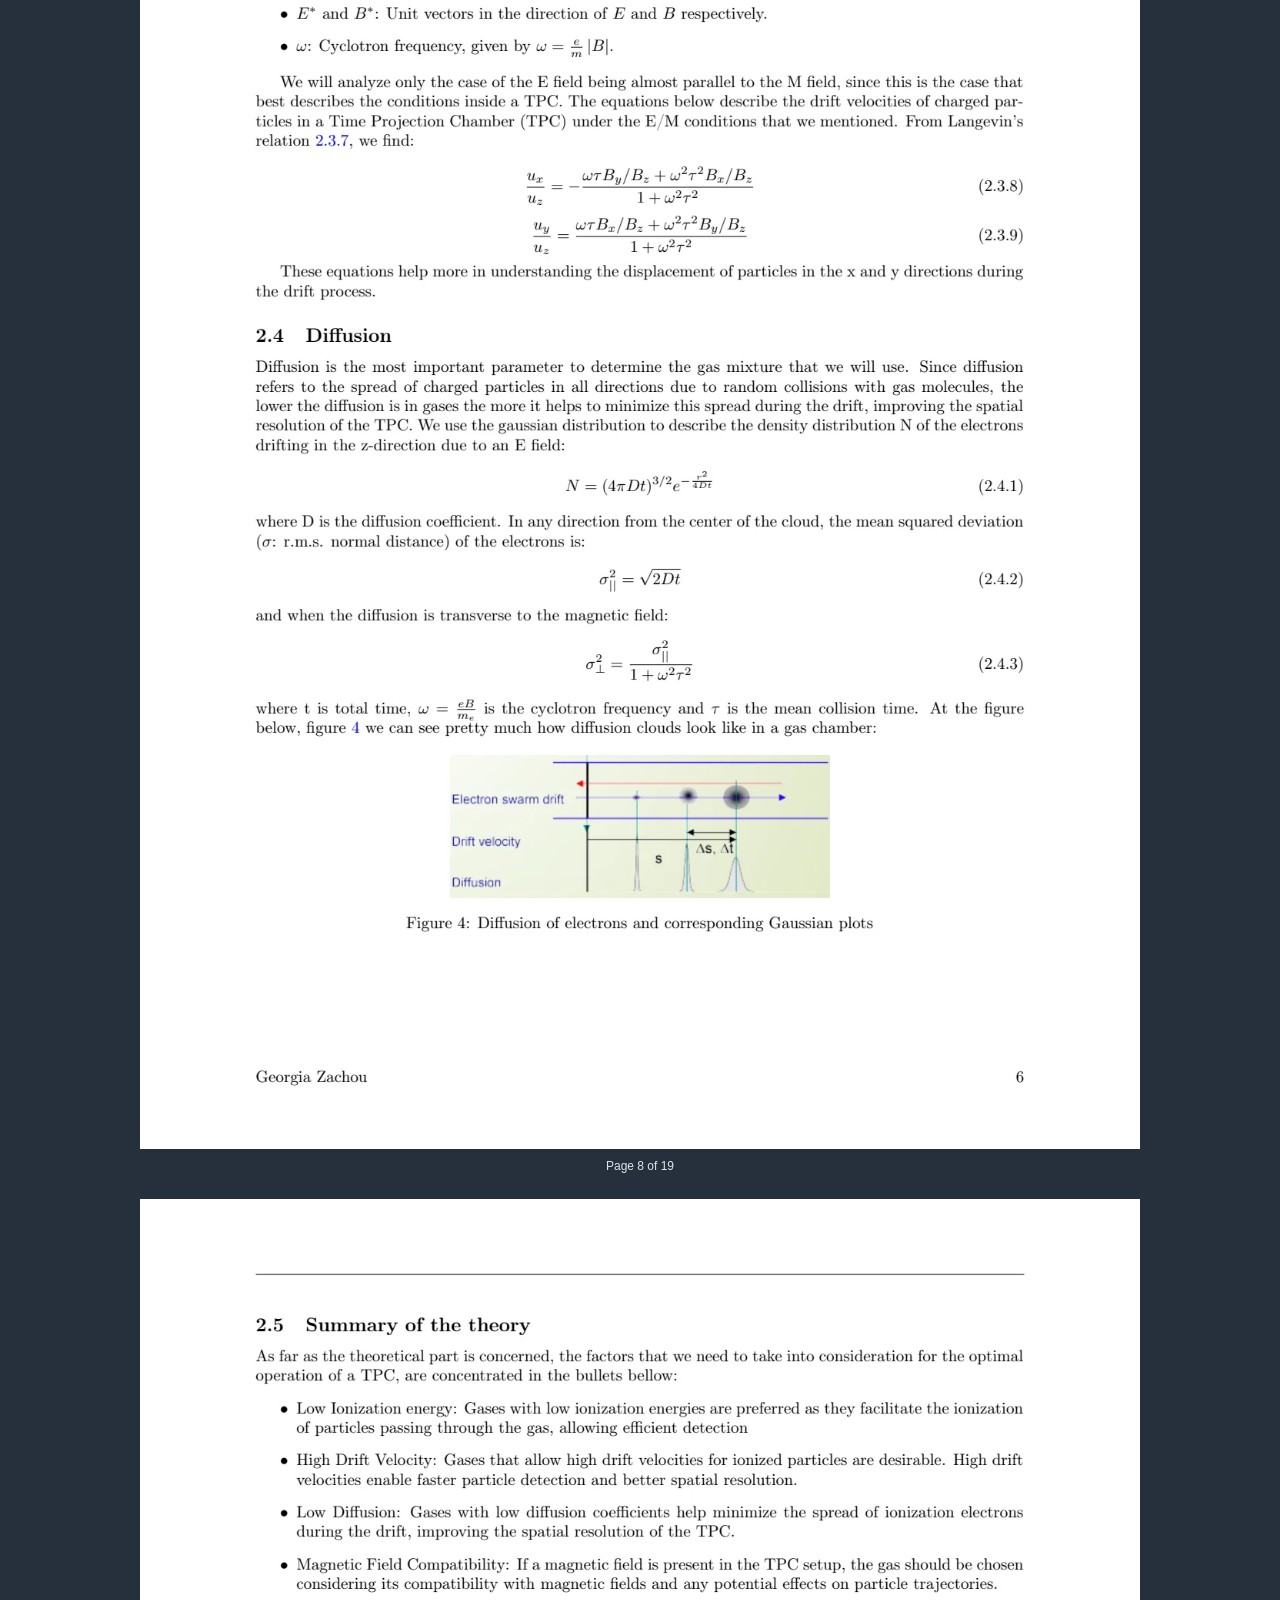
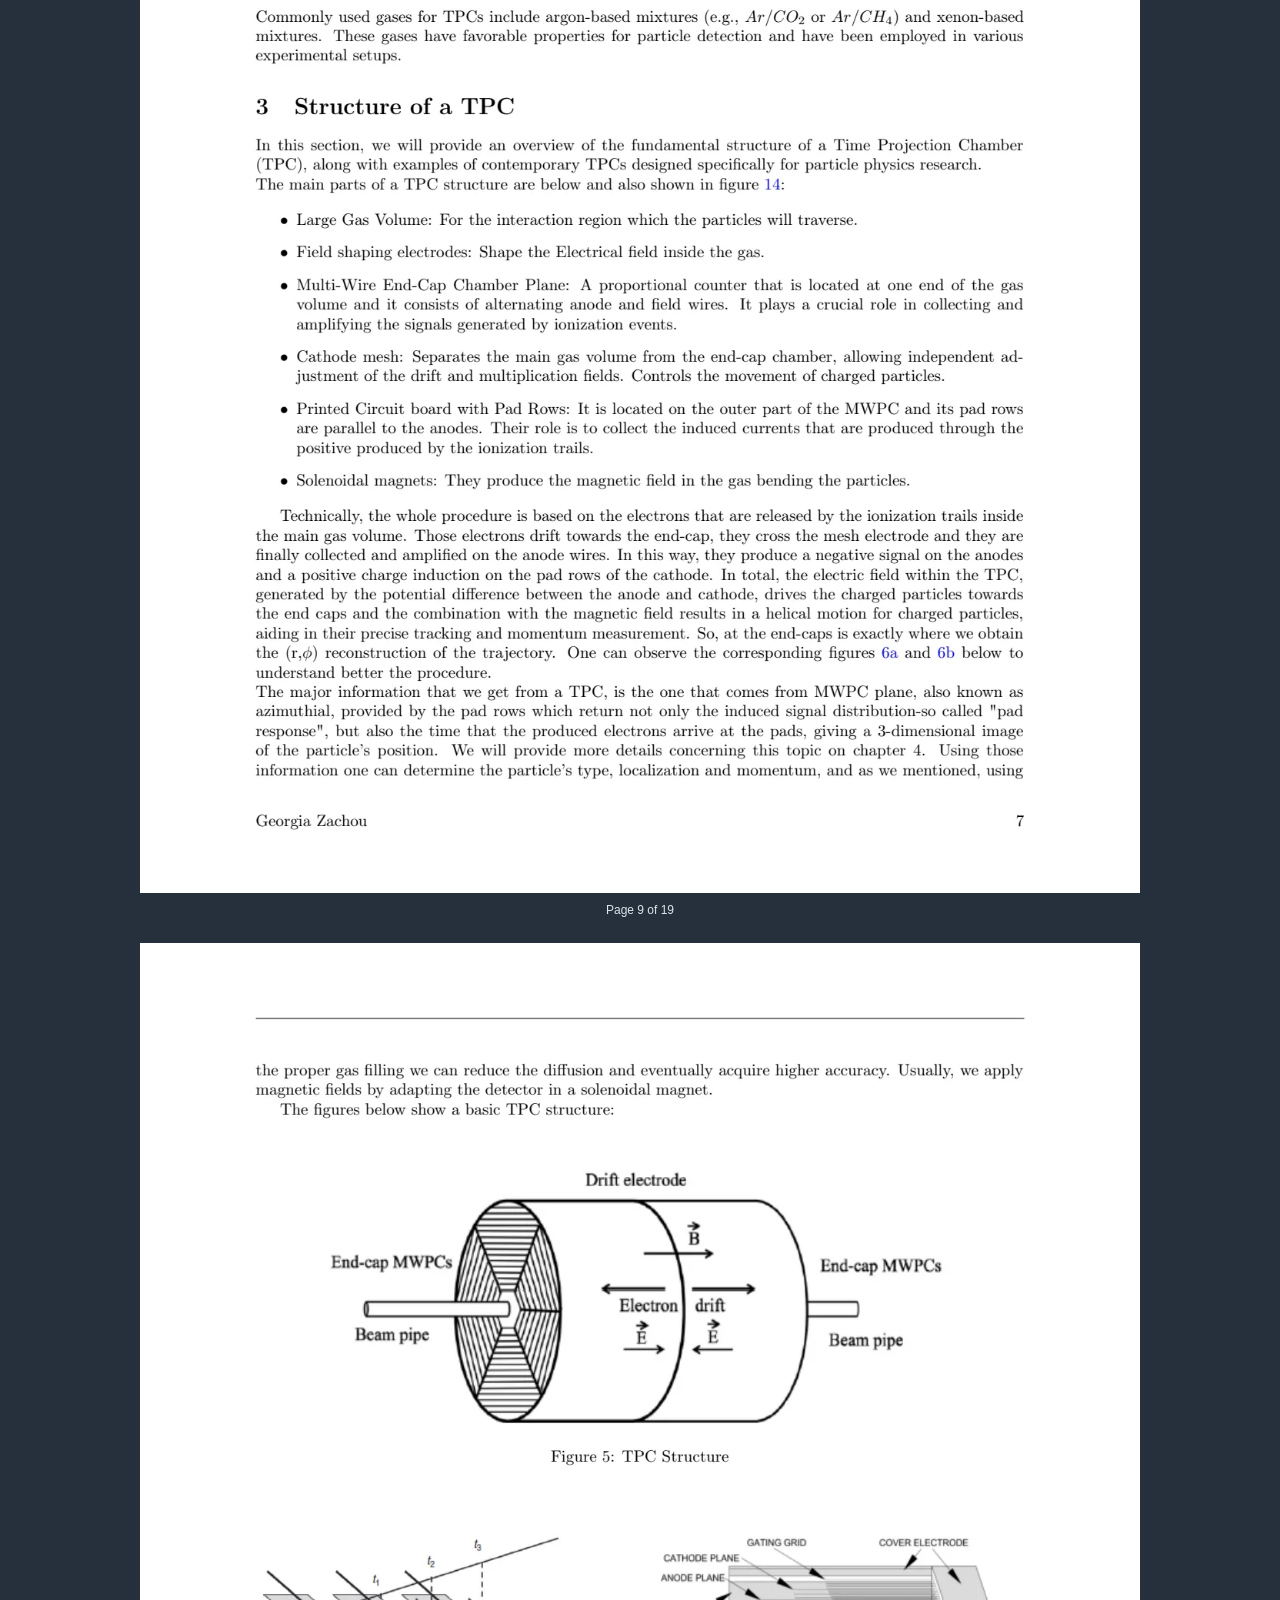
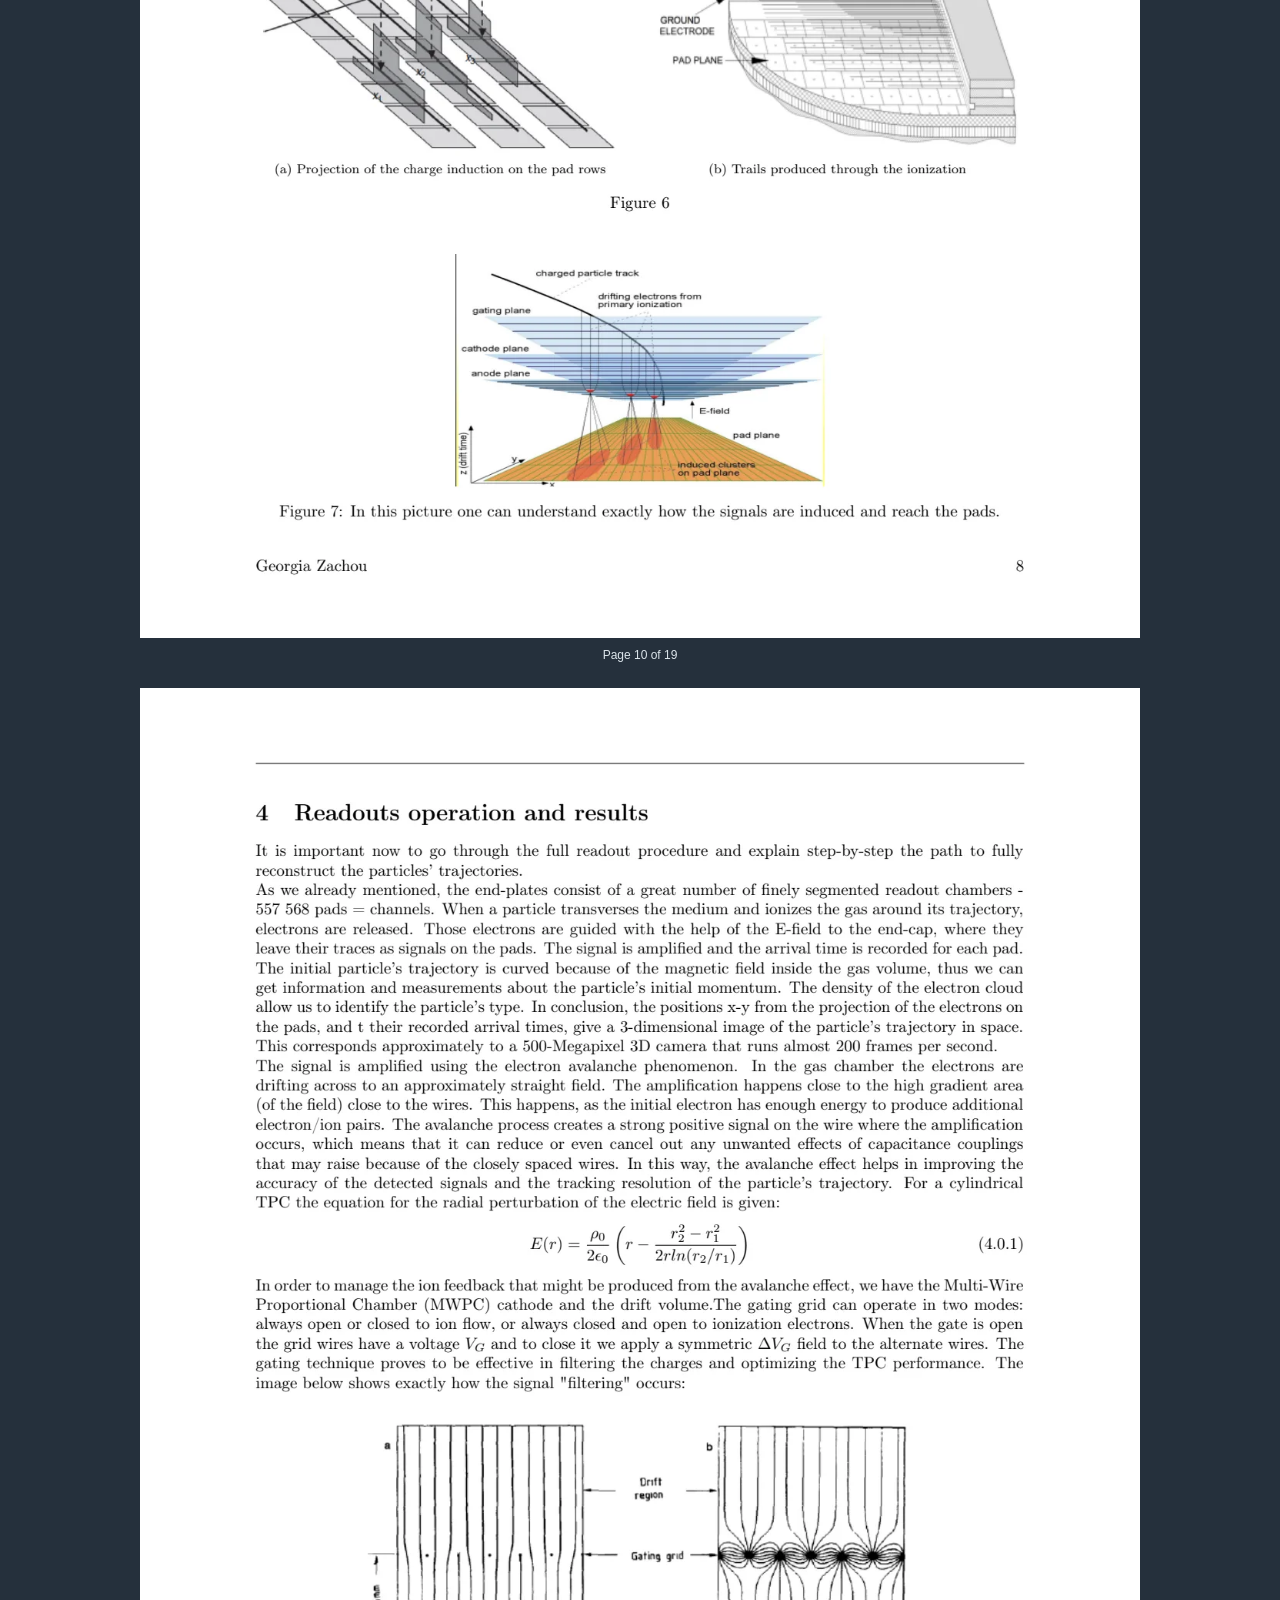
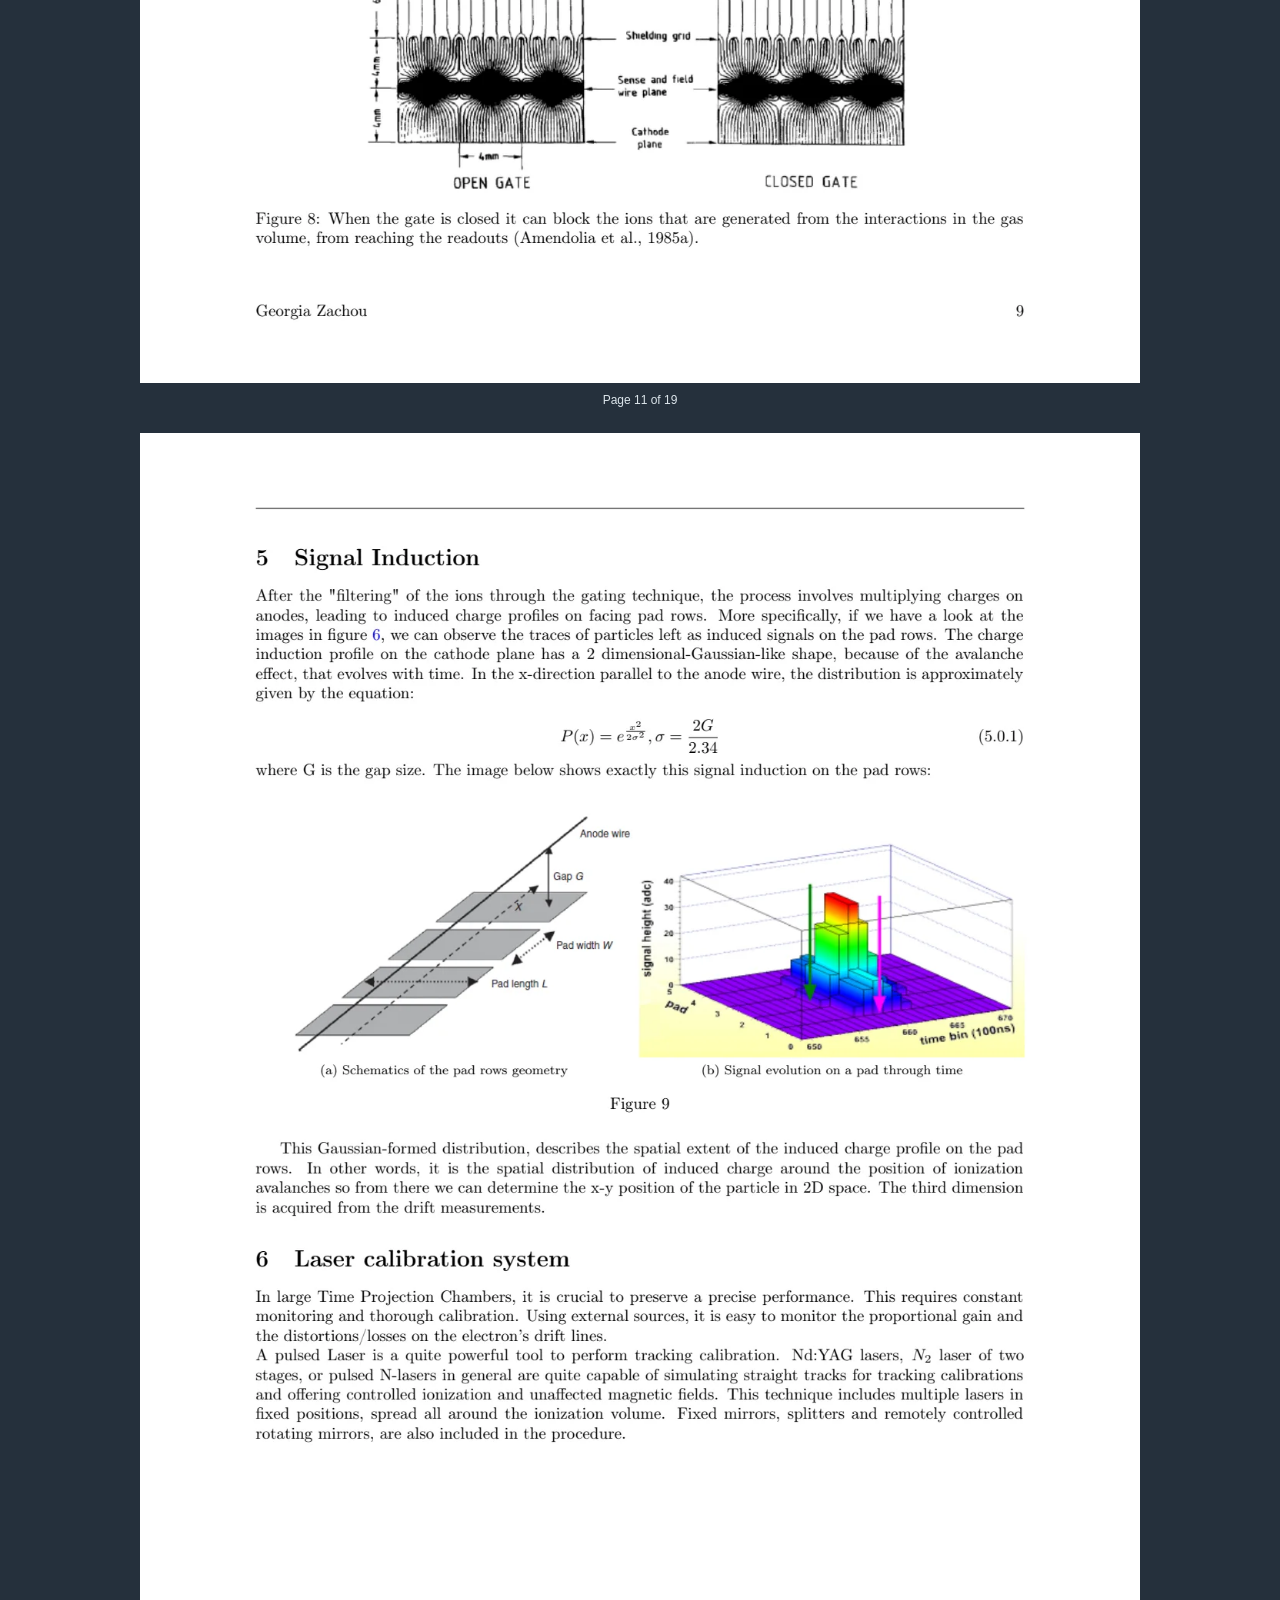
<file: docs/previews/TAED_ergasia/index.html>
<!doctype html><html lang="en"><head><meta charset="utf-8"><meta name="viewport" content="width=device-width,initial-scale=1"><title>Document preview</title><style>body{margin:0;padding:12px;background:#25303c;font:12px/1.5 Arial,sans-serif;color:#dce5eb}figure{margin:0 auto 16px;max-width:1000px}img{display:block;width:100%;height:auto;background:white}figcaption{text-align:center;padding:8px}a{color:#a5e8dc}header{text-align:center;margin-bottom:12px}</style></head><body><header>Scroll through all pages · <a target="_blank" rel="noopener" href="../../notes/TAED_ergasia.pdf">Open original PDF for selectable text and zoom ↗</a></header><figure><img src="1.webp" width="1300" height="1683" loading="lazy" alt="Document page 1. For selectable text, open the original PDF."><figcaption>Page 1 of 19</figcaption></figure><figure><img src="2.webp" width="1300" height="1683" loading="lazy" alt="Document page 2. For selectable text, open the original PDF."><figcaption>Page 2 of 19</figcaption></figure><figure><img src="3.webp" width="1300" height="1683" loading="lazy" alt="Document page 3. For selectable text, open the original PDF."><figcaption>Page 3 of 19</figcaption></figure><figure><img src="4.webp" width="1300" height="1683" loading="lazy" alt="Document page 4. For selectable text, open the original PDF."><figcaption>Page 4 of 19</figcaption></figure><figure><img src="5.webp" width="1300" height="1683" loading="lazy" alt="Document page 5. For selectable text, open the original PDF."><figcaption>Page 5 of 19</figcaption></figure><figure><img src="6.webp" width="1300" height="1683" loading="lazy" alt="Document page 6. For selectable text, open the original PDF."><figcaption>Page 6 of 19</figcaption></figure><figure><img src="7.webp" width="1300" height="1683" loading="lazy" alt="Document page 7. For selectable text, open the original PDF."><figcaption>Page 7 of 19</figcaption></figure><figure><img src="8.webp" width="1300" height="1683" loading="lazy" alt="Document page 8. For selectable text, open the original PDF."><figcaption>Page 8 of 19</figcaption></figure><figure><img src="9.webp" width="1300" height="1683" loading="lazy" alt="Document page 9. For selectable text, open the original PDF."><figcaption>Page 9 of 19</figcaption></figure><figure><img src="10.webp" width="1300" height="1683" loading="lazy" alt="Document page 10. For selectable text, open the original PDF."><figcaption>Page 10 of 19</figcaption></figure><figure><img src="11.webp" width="1300" height="1683" loading="lazy" alt="Document page 11. For selectable text, open the original PDF."><figcaption>Page 11 of 19</figcaption></figure><figure><img src="12.webp" width="1300" height="1683" loading="lazy" alt="Document page 12. For selectable text, open the original PDF."><figcaption>Page 12 of 19</figcaption></figure><figure><img src="13.webp" width="1300" height="1683" loading="lazy" alt="Document page 13. For selectable text, open the original PDF."><figcaption>Page 13 of 19</figcaption></figure><figure><img src="14.webp" width="1300" height="1683" loading="lazy" alt="Document page 14. For selectable text, open the original PDF."><figcaption>Page 14 of 19</figcaption></figure><figure><img src="15.webp" width="1300" height="1683" loading="lazy" alt="Document page 15. For selectable text, open the original PDF."><figcaption>Page 15 of 19</figcaption></figure><figure><img src="16.webp" width="1300" height="1683" loading="lazy" alt="Document page 16. For selectable text, open the original PDF."><figcaption>Page 16 of 19</figcaption></figure><figure><img src="17.webp" width="1300" height="1683" loading="lazy" alt="Document page 17. For selectable text, open the original PDF."><figcaption>Page 17 of 19</figcaption></figure><figure><img src="18.webp" width="1300" height="1683" loading="lazy" alt="Document page 18. For selectable text, open the original PDF."><figcaption>Page 18 of 19</figcaption></figure><figure><img src="19.webp" width="1300" height="1683" loading="lazy" alt="Document page 19. For selectable text, open the original PDF."><figcaption>Page 19 of 19</figcaption></figure></body></html>
</file>
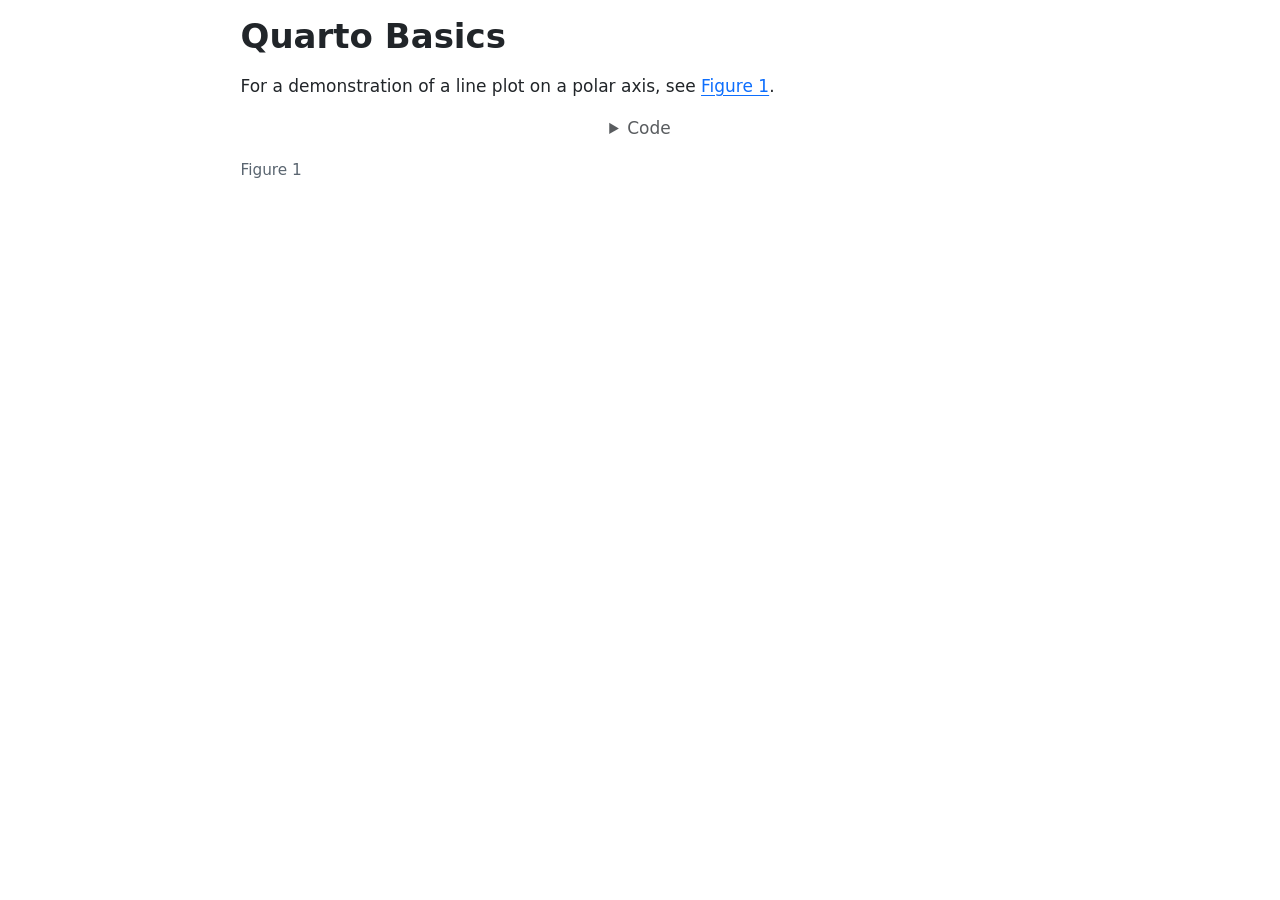
<file: hello.html>
<!DOCTYPE html>
<html xmlns="http://www.w3.org/1999/xhtml" lang="en" xml:lang="en"><head>

<meta charset="utf-8">
<meta name="generator" content="quarto-1.4.551">

<meta name="viewport" content="width=device-width, initial-scale=1.0, user-scalable=yes">


<title>Quarto Basics</title>
<style>
code{white-space: pre-wrap;}
span.smallcaps{font-variant: small-caps;}
div.columns{display: flex; gap: min(4vw, 1.5em);}
div.column{flex: auto; overflow-x: auto;}
div.hanging-indent{margin-left: 1.5em; text-indent: -1.5em;}
ul.task-list{list-style: none;}
ul.task-list li input[type="checkbox"] {
  width: 0.8em;
  margin: 0 0.8em 0.2em -1em; /* quarto-specific, see https://github.com/quarto-dev/quarto-cli/issues/4556 */ 
  vertical-align: middle;
}
/* CSS for syntax highlighting */
pre > code.sourceCode { white-space: pre; position: relative; }
pre > code.sourceCode > span { line-height: 1.25; }
pre > code.sourceCode > span:empty { height: 1.2em; }
.sourceCode { overflow: visible; }
code.sourceCode > span { color: inherit; text-decoration: inherit; }
div.sourceCode { margin: 1em 0; }
pre.sourceCode { margin: 0; }
@media screen {
div.sourceCode { overflow: auto; }
}
@media print {
pre > code.sourceCode { white-space: pre-wrap; }
pre > code.sourceCode > span { text-indent: -5em; padding-left: 5em; }
}
pre.numberSource code
  { counter-reset: source-line 0; }
pre.numberSource code > span
  { position: relative; left: -4em; counter-increment: source-line; }
pre.numberSource code > span > a:first-child::before
  { content: counter(source-line);
    position: relative; left: -1em; text-align: right; vertical-align: baseline;
    border: none; display: inline-block;
    -webkit-touch-callout: none; -webkit-user-select: none;
    -khtml-user-select: none; -moz-user-select: none;
    -ms-user-select: none; user-select: none;
    padding: 0 4px; width: 4em;
  }
pre.numberSource { margin-left: 3em;  padding-left: 4px; }
div.sourceCode
  {   }
@media screen {
pre > code.sourceCode > span > a:first-child::before { text-decoration: underline; }
}
</style>


<script src="hello_files/libs/clipboard/clipboard.min.js"></script>
<script src="hello_files/libs/quarto-html/quarto.js"></script>
<script src="hello_files/libs/quarto-html/popper.min.js"></script>
<script src="hello_files/libs/quarto-html/tippy.umd.min.js"></script>
<script src="hello_files/libs/quarto-html/anchor.min.js"></script>
<link href="hello_files/libs/quarto-html/tippy.css" rel="stylesheet">
<link href="hello_files/libs/quarto-html/quarto-syntax-highlighting.css" rel="stylesheet" id="quarto-text-highlighting-styles">
<script src="hello_files/libs/bootstrap/bootstrap.min.js"></script>
<link href="hello_files/libs/bootstrap/bootstrap-icons.css" rel="stylesheet">
<link href="hello_files/libs/bootstrap/bootstrap.min.css" rel="stylesheet" id="quarto-bootstrap" data-mode="light">


</head>

<body class="fullcontent">

<div id="quarto-content" class="page-columns page-rows-contents page-layout-article">

<main class="content" id="quarto-document-content">

<header id="title-block-header" class="quarto-title-block default">
<div class="quarto-title">
<h1 class="title">Quarto Basics</h1>
</div>



<div class="quarto-title-meta">

    
  
    
  </div>
  


</header>


<p>For a demonstration of a line plot on a polar axis, see <a href="#fig-polar" class="quarto-xref">Figure&nbsp;1</a>.</p>
<div id="fig-polar" class="cell quarto-figure quarto-figure-center quarto-float anchored" data-vscode="{&quot;languageId&quot;:&quot;python&quot;}">
<figure class="quarto-float quarto-float-fig figure">
<div aria-describedby="fig-polar-caption-0ceaefa1-69ba-4598-a22c-09a6ac19f8ca">
<details class="code-fold">
<summary>Code</summary>
<div class="sourceCode cell-code" id="cb1"><pre class="sourceCode python code-with-copy"><code class="sourceCode python"><span id="cb1-1"><a href="#cb1-1" aria-hidden="true" tabindex="-1"></a><span class="im">import</span> numpy <span class="im">as</span> np</span>
<span id="cb1-2"><a href="#cb1-2" aria-hidden="true" tabindex="-1"></a><span class="im">import</span> matplotlib.pyplot <span class="im">as</span> plt</span>
<span id="cb1-3"><a href="#cb1-3" aria-hidden="true" tabindex="-1"></a></span>
<span id="cb1-4"><a href="#cb1-4" aria-hidden="true" tabindex="-1"></a>r <span class="op">=</span> np.arange(<span class="dv">0</span>, <span class="dv">2</span>, <span class="fl">0.01</span>)</span>
<span id="cb1-5"><a href="#cb1-5" aria-hidden="true" tabindex="-1"></a>theta <span class="op">=</span> <span class="dv">2</span> <span class="op">*</span> np.pi <span class="op">*</span> r</span>
<span id="cb1-6"><a href="#cb1-6" aria-hidden="true" tabindex="-1"></a>fig, ax <span class="op">=</span> plt.subplots(</span>
<span id="cb1-7"><a href="#cb1-7" aria-hidden="true" tabindex="-1"></a>  subplot_kw <span class="op">=</span> {<span class="st">'projection'</span>: <span class="st">'polar'</span>} </span>
<span id="cb1-8"><a href="#cb1-8" aria-hidden="true" tabindex="-1"></a>)</span>
<span id="cb1-9"><a href="#cb1-9" aria-hidden="true" tabindex="-1"></a>ax.plot(theta, r)</span>
<span id="cb1-10"><a href="#cb1-10" aria-hidden="true" tabindex="-1"></a>ax.set_rticks([<span class="fl">0.5</span>, <span class="dv">1</span>, <span class="fl">1.5</span>, <span class="dv">2</span>])</span>
<span id="cb1-11"><a href="#cb1-11" aria-hidden="true" tabindex="-1"></a>ax.grid(<span class="va">True</span>)</span>
<span id="cb1-12"><a href="#cb1-12" aria-hidden="true" tabindex="-1"></a>plt.show()</span></code><button title="Copy to Clipboard" class="code-copy-button"><i class="bi"></i></button></pre></div>
</details>
</div>
<figcaption class="quarto-float-caption-bottom quarto-float-caption quarto-float-fig quarto-uncaptioned" id="fig-polar-caption-0ceaefa1-69ba-4598-a22c-09a6ac19f8ca">
Figure&nbsp;1
</figcaption>
</figure>
</div>

</main>
<!-- /main column -->
<script id="quarto-html-after-body" type="application/javascript">
window.document.addEventListener("DOMContentLoaded", function (event) {
  const toggleBodyColorMode = (bsSheetEl) => {
    const mode = bsSheetEl.getAttribute("data-mode");
    const bodyEl = window.document.querySelector("body");
    if (mode === "dark") {
      bodyEl.classList.add("quarto-dark");
      bodyEl.classList.remove("quarto-light");
    } else {
      bodyEl.classList.add("quarto-light");
      bodyEl.classList.remove("quarto-dark");
    }
  }
  const toggleBodyColorPrimary = () => {
    const bsSheetEl = window.document.querySelector("link#quarto-bootstrap");
    if (bsSheetEl) {
      toggleBodyColorMode(bsSheetEl);
    }
  }
  toggleBodyColorPrimary();  
  const icon = "";
  const anchorJS = new window.AnchorJS();
  anchorJS.options = {
    placement: 'right',
    icon: icon
  };
  anchorJS.add('.anchored');
  const isCodeAnnotation = (el) => {
    for (const clz of el.classList) {
      if (clz.startsWith('code-annotation-')) {                     
        return true;
      }
    }
    return false;
  }
  const clipboard = new window.ClipboardJS('.code-copy-button', {
    text: function(trigger) {
      const codeEl = trigger.previousElementSibling.cloneNode(true);
      for (const childEl of codeEl.children) {
        if (isCodeAnnotation(childEl)) {
          childEl.remove();
        }
      }
      return codeEl.innerText;
    }
  });
  clipboard.on('success', function(e) {
    // button target
    const button = e.trigger;
    // don't keep focus
    button.blur();
    // flash "checked"
    button.classList.add('code-copy-button-checked');
    var currentTitle = button.getAttribute("title");
    button.setAttribute("title", "Copied!");
    let tooltip;
    if (window.bootstrap) {
      button.setAttribute("data-bs-toggle", "tooltip");
      button.setAttribute("data-bs-placement", "left");
      button.setAttribute("data-bs-title", "Copied!");
      tooltip = new bootstrap.Tooltip(button, 
        { trigger: "manual", 
          customClass: "code-copy-button-tooltip",
          offset: [0, -8]});
      tooltip.show();    
    }
    setTimeout(function() {
      if (tooltip) {
        tooltip.hide();
        button.removeAttribute("data-bs-title");
        button.removeAttribute("data-bs-toggle");
        button.removeAttribute("data-bs-placement");
      }
      button.setAttribute("title", currentTitle);
      button.classList.remove('code-copy-button-checked');
    }, 1000);
    // clear code selection
    e.clearSelection();
  });
    var localhostRegex = new RegExp(/^(?:http|https):\/\/localhost\:?[0-9]*\//);
    var mailtoRegex = new RegExp(/^mailto:/);
      var filterRegex = new RegExp('/' + window.location.host + '/');
    var isInternal = (href) => {
        return filterRegex.test(href) || localhostRegex.test(href) || mailtoRegex.test(href);
    }
    // Inspect non-navigation links and adorn them if external
 	var links = window.document.querySelectorAll('a[href]:not(.nav-link):not(.navbar-brand):not(.toc-action):not(.sidebar-link):not(.sidebar-item-toggle):not(.pagination-link):not(.no-external):not([aria-hidden]):not(.dropdown-item):not(.quarto-navigation-tool)');
    for (var i=0; i<links.length; i++) {
      const link = links[i];
      if (!isInternal(link.href)) {
        // undo the damage that might have been done by quarto-nav.js in the case of
        // links that we want to consider external
        if (link.dataset.originalHref !== undefined) {
          link.href = link.dataset.originalHref;
        }
      }
    }
  function tippyHover(el, contentFn, onTriggerFn, onUntriggerFn) {
    const config = {
      allowHTML: true,
      maxWidth: 500,
      delay: 100,
      arrow: false,
      appendTo: function(el) {
          return el.parentElement;
      },
      interactive: true,
      interactiveBorder: 10,
      theme: 'quarto',
      placement: 'bottom-start',
    };
    if (contentFn) {
      config.content = contentFn;
    }
    if (onTriggerFn) {
      config.onTrigger = onTriggerFn;
    }
    if (onUntriggerFn) {
      config.onUntrigger = onUntriggerFn;
    }
    window.tippy(el, config); 
  }
  const noterefs = window.document.querySelectorAll('a[role="doc-noteref"]');
  for (var i=0; i<noterefs.length; i++) {
    const ref = noterefs[i];
    tippyHover(ref, function() {
      // use id or data attribute instead here
      let href = ref.getAttribute('data-footnote-href') || ref.getAttribute('href');
      try { href = new URL(href).hash; } catch {}
      const id = href.replace(/^#\/?/, "");
      const note = window.document.getElementById(id);
      if (note) {
        return note.innerHTML;
      } else {
        return "";
      }
    });
  }
  const xrefs = window.document.querySelectorAll('a.quarto-xref');
  const processXRef = (id, note) => {
    // Strip column container classes
    const stripColumnClz = (el) => {
      el.classList.remove("page-full", "page-columns");
      if (el.children) {
        for (const child of el.children) {
          stripColumnClz(child);
        }
      }
    }
    stripColumnClz(note)
    if (id === null || id.startsWith('sec-')) {
      // Special case sections, only their first couple elements
      const container = document.createElement("div");
      if (note.children && note.children.length > 2) {
        container.appendChild(note.children[0].cloneNode(true));
        for (let i = 1; i < note.children.length; i++) {
          const child = note.children[i];
          if (child.tagName === "P" && child.innerText === "") {
            continue;
          } else {
            container.appendChild(child.cloneNode(true));
            break;
          }
        }
        if (window.Quarto?.typesetMath) {
          window.Quarto.typesetMath(container);
        }
        return container.innerHTML
      } else {
        if (window.Quarto?.typesetMath) {
          window.Quarto.typesetMath(note);
        }
        return note.innerHTML;
      }
    } else {
      // Remove any anchor links if they are present
      const anchorLink = note.querySelector('a.anchorjs-link');
      if (anchorLink) {
        anchorLink.remove();
      }
      if (window.Quarto?.typesetMath) {
        window.Quarto.typesetMath(note);
      }
      // TODO in 1.5, we should make sure this works without a callout special case
      if (note.classList.contains("callout")) {
        return note.outerHTML;
      } else {
        return note.innerHTML;
      }
    }
  }
  for (var i=0; i<xrefs.length; i++) {
    const xref = xrefs[i];
    tippyHover(xref, undefined, function(instance) {
      instance.disable();
      let url = xref.getAttribute('href');
      let hash = undefined; 
      if (url.startsWith('#')) {
        hash = url;
      } else {
        try { hash = new URL(url).hash; } catch {}
      }
      if (hash) {
        const id = hash.replace(/^#\/?/, "");
        const note = window.document.getElementById(id);
        if (note !== null) {
          try {
            const html = processXRef(id, note.cloneNode(true));
            instance.setContent(html);
          } finally {
            instance.enable();
            instance.show();
          }
        } else {
          // See if we can fetch this
          fetch(url.split('#')[0])
          .then(res => res.text())
          .then(html => {
            const parser = new DOMParser();
            const htmlDoc = parser.parseFromString(html, "text/html");
            const note = htmlDoc.getElementById(id);
            if (note !== null) {
              const html = processXRef(id, note);
              instance.setContent(html);
            } 
          }).finally(() => {
            instance.enable();
            instance.show();
          });
        }
      } else {
        // See if we can fetch a full url (with no hash to target)
        // This is a special case and we should probably do some content thinning / targeting
        fetch(url)
        .then(res => res.text())
        .then(html => {
          const parser = new DOMParser();
          const htmlDoc = parser.parseFromString(html, "text/html");
          const note = htmlDoc.querySelector('main.content');
          if (note !== null) {
            // This should only happen for chapter cross references
            // (since there is no id in the URL)
            // remove the first header
            if (note.children.length > 0 && note.children[0].tagName === "HEADER") {
              note.children[0].remove();
            }
            const html = processXRef(null, note);
            instance.setContent(html);
          } 
        }).finally(() => {
          instance.enable();
          instance.show();
        });
      }
    }, function(instance) {
    });
  }
      let selectedAnnoteEl;
      const selectorForAnnotation = ( cell, annotation) => {
        let cellAttr = 'data-code-cell="' + cell + '"';
        let lineAttr = 'data-code-annotation="' +  annotation + '"';
        const selector = 'span[' + cellAttr + '][' + lineAttr + ']';
        return selector;
      }
      const selectCodeLines = (annoteEl) => {
        const doc = window.document;
        const targetCell = annoteEl.getAttribute("data-target-cell");
        const targetAnnotation = annoteEl.getAttribute("data-target-annotation");
        const annoteSpan = window.document.querySelector(selectorForAnnotation(targetCell, targetAnnotation));
        const lines = annoteSpan.getAttribute("data-code-lines").split(",");
        const lineIds = lines.map((line) => {
          return targetCell + "-" + line;
        })
        let top = null;
        let height = null;
        let parent = null;
        if (lineIds.length > 0) {
            //compute the position of the single el (top and bottom and make a div)
            const el = window.document.getElementById(lineIds[0]);
            top = el.offsetTop;
            height = el.offsetHeight;
            parent = el.parentElement.parentElement;
          if (lineIds.length > 1) {
            const lastEl = window.document.getElementById(lineIds[lineIds.length - 1]);
            const bottom = lastEl.offsetTop + lastEl.offsetHeight;
            height = bottom - top;
          }
          if (top !== null && height !== null && parent !== null) {
            // cook up a div (if necessary) and position it 
            let div = window.document.getElementById("code-annotation-line-highlight");
            if (div === null) {
              div = window.document.createElement("div");
              div.setAttribute("id", "code-annotation-line-highlight");
              div.style.position = 'absolute';
              parent.appendChild(div);
            }
            div.style.top = top - 2 + "px";
            div.style.height = height + 4 + "px";
            div.style.left = 0;
            let gutterDiv = window.document.getElementById("code-annotation-line-highlight-gutter");
            if (gutterDiv === null) {
              gutterDiv = window.document.createElement("div");
              gutterDiv.setAttribute("id", "code-annotation-line-highlight-gutter");
              gutterDiv.style.position = 'absolute';
              const codeCell = window.document.getElementById(targetCell);
              const gutter = codeCell.querySelector('.code-annotation-gutter');
              gutter.appendChild(gutterDiv);
            }
            gutterDiv.style.top = top - 2 + "px";
            gutterDiv.style.height = height + 4 + "px";
          }
          selectedAnnoteEl = annoteEl;
        }
      };
      const unselectCodeLines = () => {
        const elementsIds = ["code-annotation-line-highlight", "code-annotation-line-highlight-gutter"];
        elementsIds.forEach((elId) => {
          const div = window.document.getElementById(elId);
          if (div) {
            div.remove();
          }
        });
        selectedAnnoteEl = undefined;
      };
        // Handle positioning of the toggle
    window.addEventListener(
      "resize",
      throttle(() => {
        elRect = undefined;
        if (selectedAnnoteEl) {
          selectCodeLines(selectedAnnoteEl);
        }
      }, 10)
    );
    function throttle(fn, ms) {
    let throttle = false;
    let timer;
      return (...args) => {
        if(!throttle) { // first call gets through
            fn.apply(this, args);
            throttle = true;
        } else { // all the others get throttled
            if(timer) clearTimeout(timer); // cancel #2
            timer = setTimeout(() => {
              fn.apply(this, args);
              timer = throttle = false;
            }, ms);
        }
      };
    }
      // Attach click handler to the DT
      const annoteDls = window.document.querySelectorAll('dt[data-target-cell]');
      for (const annoteDlNode of annoteDls) {
        annoteDlNode.addEventListener('click', (event) => {
          const clickedEl = event.target;
          if (clickedEl !== selectedAnnoteEl) {
            unselectCodeLines();
            const activeEl = window.document.querySelector('dt[data-target-cell].code-annotation-active');
            if (activeEl) {
              activeEl.classList.remove('code-annotation-active');
            }
            selectCodeLines(clickedEl);
            clickedEl.classList.add('code-annotation-active');
          } else {
            // Unselect the line
            unselectCodeLines();
            clickedEl.classList.remove('code-annotation-active');
          }
        });
      }
  const findCites = (el) => {
    const parentEl = el.parentElement;
    if (parentEl) {
      const cites = parentEl.dataset.cites;
      if (cites) {
        return {
          el,
          cites: cites.split(' ')
        };
      } else {
        return findCites(el.parentElement)
      }
    } else {
      return undefined;
    }
  };
  var bibliorefs = window.document.querySelectorAll('a[role="doc-biblioref"]');
  for (var i=0; i<bibliorefs.length; i++) {
    const ref = bibliorefs[i];
    const citeInfo = findCites(ref);
    if (citeInfo) {
      tippyHover(citeInfo.el, function() {
        var popup = window.document.createElement('div');
        citeInfo.cites.forEach(function(cite) {
          var citeDiv = window.document.createElement('div');
          citeDiv.classList.add('hanging-indent');
          citeDiv.classList.add('csl-entry');
          var biblioDiv = window.document.getElementById('ref-' + cite);
          if (biblioDiv) {
            citeDiv.innerHTML = biblioDiv.innerHTML;
          }
          popup.appendChild(citeDiv);
        });
        return popup.innerHTML;
      });
    }
  }
});
</script>
</div> <!-- /content -->




</body></html>
</file>
<file: docs/assets/css/portfolio.css>
:root {
    --bg: #0b1017;
    --panel: #101822;
    --line: #25323f;
    --text: #edf1f5;
    --muted: #a5b2c2;
    --accent: #83dccb
}

* {
    box-sizing: border-box
}

html {
    scroll-behavior: smooth;
    scroll-padding-top: 100px
}

body {
    margin: 0;
    background: var(--bg);
    color: var(--text);
    font: 16px/1.7 'Segoe UI', Arial, sans-serif
}

a {
    color: inherit;
    text-decoration: none
}

button {
    font: inherit
}

a,
button,
summary {
    -webkit-tap-highlight-color: transparent
}

a:focus-visible,
button:focus-visible,
summary:focus-visible {
    outline: 2px solid var(--accent);
    outline-offset: 6px
}

::selection {
    background: var(--accent);
    color: var(--bg)
}

.wrap {
    width: min(1160px, calc(100% - 96px));
    margin: auto
}

.header {
    height: 88px;
    padding: 0 48px;
    display: flex;
    justify-content: space-between;
    align-items: center;
    gap: 24px;
    background: #0b1017f2;
    position: sticky;
    top: 0;
    z-index: 20;
    border-bottom: 1px solid var(--line);
    backdrop-filter: blur(18px)
}

.brand {
    font-weight: 600;
    white-space: nowrap
}

.brand span {
    color: var(--accent);
    margin: 0 10px
}

nav {
    display: flex;
    gap: 28px;
    align-items: center;
    font-size: 14px
}

nav a {
    color: var(--muted)
}

nav a:hover,
nav a[aria-current],
.text-link:hover {
    color: var(--accent)
}

.nav-contact {
    border: 1px solid var(--line);
    padding: 9px 16px;
    color: var(--text)
}

.menu-toggle {
    display: none
}

.hero {
    min-height: 540px;
    display: grid;
    grid-template-columns: 1fr;
    align-items: center;
    gap: 20px;
    padding-top: 72px;
    padding-bottom: 84px
}

.eyebrow {
    font-size: 11px;
    font-weight: 600;
    letter-spacing: 2.2px;
    color: var(--accent);
    margin: 0 0 24px
}

.dot {
    display: inline-block;
    width: 6px;
    height: 6px;
    background: var(--accent);
    border-radius: 50%;
    margin-right: 8px
}

h1,
h2,
h3,
p {
    margin-top: 0
}

h1 {
    font-size: clamp(42px, 4.6vw, 66px);
    font-weight: 450;
    line-height: 1.12;
    letter-spacing: -2.5px;
    margin-bottom: 28px
}

em {
    font-family: Georgia, 'Times New Roman', serif;
    font-weight: 400;
    color: var(--accent)
}

.intro {
    max-width: 570px;
    font-size: 18px;
    line-height: 1.8;
    color: var(--muted)
}

.actions {
    display: flex;
    gap: 12px;
    flex-wrap: wrap;
    margin-top: 32px
}

.button {
    display: inline-flex;
    gap: 30px;
    align-items: center;
    padding: 13px 22px;
    border: 1px solid var(--line);
    border-radius: 5px;
    font-size: 14px;
    font-weight: 600;
    transition: transform .2s, background .2s
}

.button:hover {
    transform: translateY(-3px);
    background: #233340
}

.button.primary {
    background: var(--accent);
    border-color: var(--accent);
    color: #0b2423
}

.button.primary:hover {
    background: #b4f5e7
}

.location {
    font-size: 12px;
    color: var(--muted);
    margin-top: 38px
}

.location span {
    padding: 0 10px;
    color: var(--accent)
}

.research-strip {
    display: flex;
    justify-content: center;
    gap: 70px;
    border-block: 1px solid var(--line);
    padding: 22px 24px;
    font-size: 12px;
    color: var(--muted);
    letter-spacing: 1px
}

.research-strip span:before {
    content: '✦';
    color: var(--accent);
    margin-right: 12px
}

.section {
    padding-top: 100px;
    padding-bottom: 100px
}

.section-heading {
    margin-bottom: 48px
}

h2 {
    font-size: clamp(32px, 3.7vw, 48px);
    line-height: 1.2;
    font-weight: 450;
    letter-spacing: -1.4px;
    margin-bottom: 0
}

.about-grid {
    display: grid;
    grid-template-columns: 270px 1fr;
    gap: 80px;
    align-items: start
}

.portrait {
    width: 100%;
    height: 330px;
    object-fit: cover;
    border-radius: 6px;
    filter: saturate(.7)
}

p {
    color: var(--muted);
    margin-bottom: 18px
}

.lead {
    font-size: 22px;
    line-height: 1.5;
    color: var(--text)
}

.about-meta {
    display: flex;
    gap: 38px;
    border-top: 1px solid var(--line);
    padding-top: 22px;
    margin: 24px 0;
    font-size: 13px
}

.about-meta small {
    display: block;
    font-size: 10px;
    letter-spacing: 1.5px;
    color: var(--muted);
    margin-bottom: 5px
}

.text-link {
    color: var(--accent);
    font-size: 14px
}

.panel {
    background: var(--panel);
    border-block: 1px solid #1d2935
}

.research-grid {
    display: grid;
    grid-template-columns: 1fr;
    gap: 24px
}

.feature-card,
.card {
    border: 1px solid #30424b;
    border-radius: 8px;
    padding: 32px
}

.feature-card {
    background: linear-gradient(135deg, #18303460, #0b1017)
}

.card {
    background: var(--bg)
}

.card-top {
    display: flex;
    justify-content: space-between;
    align-items: center;
    margin-bottom: 40px;
    color: var(--muted);
    font: 12px monospace
}

.tag {
    font-size: 10px;
    letter-spacing: 1px;
    color: var(--accent);
    border: 1px solid #416561;
    padding: 5px 10px;
    border-radius: 3px
}

h3 {
    font-size: 21px;
    font-weight: 500;
    line-height: 1.4;
    margin-bottom: 14px
}

.feature-card h3 {
    font-size: 32px;
    letter-spacing: -.7px
}

.feature-card li {
    color: var(--muted);
    padding-left: 5px;
    margin-bottom: 12px;
    font-size: 15px
}

.feature-card ul {
    padding-left: 18px
}

.chips {
    display: flex;
    flex-wrap: wrap;
    gap: 8px;
    margin-top: 32px
}

.chips span,
.grade {
    font-size: 11px;
    border: 1px solid #345049;
    color: var(--accent);
    padding: 5px 10px;
    border-radius: 4px
}

.research-side {
    display: grid;
    grid-template-columns: repeat(2, minmax(0, 1fr));
    gap: 24px;
}

.card .eyebrow {
    display: block;
    margin-bottom: 12px;
    font-size: 10px
}

.card p {
    font-size: 15px
}

.publication {
    border-top: 1px solid var(--line);
    margin-top: 48px;
    padding-top: 32px
}

.publication h3 {
    max-width: 900px
}

.publication p {
    font-size: 14px
}

.timeline-grid {
    display: grid;
    grid-template-columns: 1fr 1fr;
    gap: 70px
}

.column-title {
    font-size: 15px;
    color: var(--accent);
    margin-bottom: 32px
}

.timeline {
    position: relative;
    border-left: 1px solid var(--line);
    padding: 0 0 36px 26px
}

.timeline:before {
    content: '';
    position: absolute;
    top: 6px;
    left: -4px;
    width: 7px;
    height: 7px;
    background: var(--accent);
    border-radius: 50%
}

.date {
    font: 11px/1.6 monospace;
    letter-spacing: .4px;
    color: var(--muted)
}

.timeline h3 {
    margin: 10px 0 4px
}

.institution {
    font-size: 13px;
    color: var(--accent)
}

.timeline p {
    font-size: 14px;
    margin: 14px 0
}

.skills-grid {
    display: grid;
    grid-template-columns: repeat(3, 1fr);
    gap: 36px
}

.skills-grid article {
    border-top: 1px solid var(--line);
    padding-top: 22px
}

.skills-grid h3 {
    font-size: 17px
}

.skills-grid p {
    font-size: 14px;
    margin: 0
}

.materials-heading {
    display: flex;
    justify-content: space-between;
    align-items: end;
    gap: 30px
}

.materials-heading>p {
    font-size: 14px;
    margin-bottom: 3px
}

.material {
    border-top: 1px solid var(--line)
}

.material:last-child {
    border-bottom: 1px solid var(--line)
}

summary {
    list-style: none;
    display: flex;
    gap: 26px;
    align-items: center;
    cursor: pointer;
    padding: 25px 12px
}

summary::-webkit-details-marker {
    display: none
}

summary:hover {
    background: #13212c
}

summary strong {
    font-size: 16px;
    font-weight: 500
}

summary small {
    display: block;
    font-size: 12px;
    color: var(--muted);
    margin-top: 4px
}

.number {
    font: 12px monospace;
    color: var(--accent)
}

.plus {
    margin-left: auto;
    color: var(--accent);
    font-size: 27px;
    font-weight: 300
}

.material[open] .plus {
    transform: rotate(45deg)
}

.document {
    padding: 0 12px 20px
}

.document-bar {
    display: flex;
    gap: 20px;
    align-items: center;
    flex-wrap: wrap;
    padding: 12px 16px;
    background: #1a2733;
    font-size: 12px
}

.document-bar span {
    margin-right: auto;
    color: var(--muted)
}

.document-bar a {
    color: var(--accent)
}

iframe {
    width: 100%;
    height: 680px;
    height: min(75vh, 800px);
    border: 1px solid var(--line);
    background: #25303c;
    display: block
}

.fallback {
    font-size: 12px;
    margin: 10px 0 0
}

.extras-grid {
    display: grid;
    grid-template-columns: repeat(3, 1fr);
    gap: 46px
}

.extras-grid h3 {
    color: var(--accent);
    font-size: 17px
}

.extras-grid p {
    font-size: 14px
}

.extras-grid strong {
    color: var(--text);
    font-weight: 500
}

.contact {
    padding-top: 100px;
    padding-bottom: 100px
}

.contact-email {
    display: block;
    width: fit-content;
    font-size: clamp(17px, 2.3vw, 28px);
    border-bottom: 1px solid #527c78;
    margin: 32px 0 20px;
    overflow-wrap: anywhere
}

.footer {
    padding-top: 24px;
    padding-bottom: 24px;
    border-top: 1px solid var(--line);
    display: flex;
    justify-content: space-between;
    gap: 20px;
    font-size: 12px
}

.muted {
    color: var(--muted)
}

.skip {
    position: fixed;
    top: -100px;
    left: 20px;
    background: var(--accent);
    color: var(--bg);
    padding: 12px;
    z-index: 100
}

.skip:focus {
    top: 10px
}

@media(min-width:1400px) {
    .hero {
        min-height: 600px
    }
}

@media(max-width:1000px) {
    .header {
        padding: 0 28px
    }

    nav {
        gap: 16px
    }

    .wrap {
        width: calc(100% - 56px)
    }

    .hero {
        grid-template-columns: 1fr
    }

    .research-strip {
        gap: 24px
    }

    .about-grid {
        gap: 40px;
        grid-template-columns: 220px 1fr
    }

    .skills-grid {
        grid-template-columns: 1fr 1fr
    }

    .timeline-grid {
        gap: 36px
    }
}
.thesis-gallery {
    display: grid;
    /* Match the plots' proportions to keep their displayed heights similar. */
    grid-template-columns: 1.63fr 1.63fr 1.26fr;
    align-items: center;
    gap: 16px;
    margin: 24px 0;
}

.thesis-image {
    display: block;
    width: 100%;
    min-width: 0;
    height: auto;
    border-radius: 8px;
}

@media(max-width:760px) {
    .thesis-gallery {
        grid-template-columns: 1fr;
        max-width: 600px;
        margin-inline: auto;
    }

    .research-side {
    grid-template-columns: 1fr;
    }

    .header {
        height: auto;
        min-height: 74px;
        padding: 18px 24px;
        flex-wrap: wrap
    }

    .brand {
        font-size: 14px
    }

    .menu-toggle {
        display: block;
        color: var(--text);
        background: transparent;
        border: 1px solid var(--line);
        border-radius: 4px;
        padding: 5px 12px;
        font-size: 13px
    }

    nav {
        width: 100%;
        flex-wrap: wrap;
        padding-top: 12px
    }

    html.js nav {
        display: none
    }

    html.js nav.open {
        display: flex
    }

    .wrap {
        width: calc(100% - 48px)
    }

    .hero {
        display: block;
        min-height: 0;
        padding-top: 62px;
        padding-bottom: 40px
    }

    .hero .eyebrow {
        font-size: 9px;
        letter-spacing: 1.2px
    }

    h1 {
        font-size: 46px;
        letter-spacing: -1.7px
    }

    .intro {
        font-size: 16px
    }

    .location {
        font-size: 11px
    }

    .research-strip {
        display: grid;
        grid-template-columns: 1fr 1fr;
        gap: 14px;
        font-size: 10px;
        letter-spacing: 0
    }

    .section {
        padding-top: 65px;
        padding-bottom: 65px
    }

    .section-heading {
        margin-bottom: 32px
    }

    .about-grid,
    .research-grid,
    .timeline-grid,
    .extras-grid {
        grid-template-columns: 1fr;
        gap: 32px
    }

    .portrait {
        width: 180px;
        height: 210px
    }

    .lead {
        font-size: 20px
    }

    .about-meta {
        flex-direction: column;
        gap: 18px
    }

    .feature-card,
    .card {
        padding: 24px
    }

    .feature-card h3 {
        font-size: 27px
    }

    .skills-grid {
        gap: 24px
    }

    .skills-grid h3 {
        font-size: 15px
    }

    .skills-grid p {
        font-size: 13px
    }

    .materials-heading {
        display: block
    }

    .materials-heading>p {
        margin-top: 20px
    }

    summary {
        gap: 14px;
        padding: 22px 0
    }

    summary strong {
        font-size: 14px
    }

    .document {
        padding-inline: 0
    }

    .document-bar {
        gap: 12px
    }

    .document-bar span {
        width: 100%
    }

    .contact {
        padding-block: 65px
    }

    .footer {
        flex-direction: column;
        gap: 10px
    }
}

@media(prefers-reduced-motion:reduce) {
    html {
        scroll-behavior: auto
    }

    *,
    *:before,
    *:after {
        transition: none !important
    }
}

/* Subtle inline links and links in Activities & awards. */
.extras-grid .activity-link,
.inline-link {
    text-decoration: underline;
    text-decoration-color: #83dccb70;
    text-underline-offset: 4px;
    text-decoration-thickness: 1px
}

.extras-grid .activity-link:hover,
.extras-grid .activity-link:focus-visible,
.inline-link:hover,
.inline-link:focus-visible {
    color: var(--accent);
    text-decoration-color: var(--accent)
}
</file>
<file: hello_files/libs/quarto-html/tippy.css>
.tippy-box[data-animation=fade][data-state=hidden]{opacity:0}[data-tippy-root]{max-width:calc(100vw - 10px)}.tippy-box{position:relative;background-color:#333;color:#fff;border-radius:4px;font-size:14px;line-height:1.4;white-space:normal;outline:0;transition-property:transform,visibility,opacity}.tippy-box[data-placement^=top]>.tippy-arrow{bottom:0}.tippy-box[data-placement^=top]>.tippy-arrow:before{bottom:-7px;left:0;border-width:8px 8px 0;border-top-color:initial;transform-origin:center top}.tippy-box[data-placement^=bottom]>.tippy-arrow{top:0}.tippy-box[data-placement^=bottom]>.tippy-arrow:before{top:-7px;left:0;border-width:0 8px 8px;border-bottom-color:initial;transform-origin:center bottom}.tippy-box[data-placement^=left]>.tippy-arrow{right:0}.tippy-box[data-placement^=left]>.tippy-arrow:before{border-width:8px 0 8px 8px;border-left-color:initial;right:-7px;transform-origin:center left}.tippy-box[data-placement^=right]>.tippy-arrow{left:0}.tippy-box[data-placement^=right]>.tippy-arrow:before{left:-7px;border-width:8px 8px 8px 0;border-right-color:initial;transform-origin:center right}.tippy-box[data-inertia][data-state=visible]{transition-timing-function:cubic-bezier(.54,1.5,.38,1.11)}.tippy-arrow{width:16px;height:16px;color:#333}.tippy-arrow:before{content:"";position:absolute;border-color:transparent;border-style:solid}.tippy-content{position:relative;padding:5px 9px;z-index:1}
</file>
<file: hello_files/libs/quarto-html/quarto-syntax-highlighting.css>
/* quarto syntax highlight colors */
:root {
  --quarto-hl-ot-color: #003B4F;
  --quarto-hl-at-color: #657422;
  --quarto-hl-ss-color: #20794D;
  --quarto-hl-an-color: #5E5E5E;
  --quarto-hl-fu-color: #4758AB;
  --quarto-hl-st-color: #20794D;
  --quarto-hl-cf-color: #003B4F;
  --quarto-hl-op-color: #5E5E5E;
  --quarto-hl-er-color: #AD0000;
  --quarto-hl-bn-color: #AD0000;
  --quarto-hl-al-color: #AD0000;
  --quarto-hl-va-color: #111111;
  --quarto-hl-bu-color: inherit;
  --quarto-hl-ex-color: inherit;
  --quarto-hl-pp-color: #AD0000;
  --quarto-hl-in-color: #5E5E5E;
  --quarto-hl-vs-color: #20794D;
  --quarto-hl-wa-color: #5E5E5E;
  --quarto-hl-do-color: #5E5E5E;
  --quarto-hl-im-color: #00769E;
  --quarto-hl-ch-color: #20794D;
  --quarto-hl-dt-color: #AD0000;
  --quarto-hl-fl-color: #AD0000;
  --quarto-hl-co-color: #5E5E5E;
  --quarto-hl-cv-color: #5E5E5E;
  --quarto-hl-cn-color: #8f5902;
  --quarto-hl-sc-color: #5E5E5E;
  --quarto-hl-dv-color: #AD0000;
  --quarto-hl-kw-color: #003B4F;
}

/* other quarto variables */
:root {
  --quarto-font-monospace: SFMono-Regular, Menlo, Monaco, Consolas, "Liberation Mono", "Courier New", monospace;
}

pre > code.sourceCode > span {
  color: #003B4F;
}

code span {
  color: #003B4F;
}

code.sourceCode > span {
  color: #003B4F;
}

div.sourceCode,
div.sourceCode pre.sourceCode {
  color: #003B4F;
}

code span.ot {
  color: #003B4F;
  font-style: inherit;
}

code span.at {
  color: #657422;
  font-style: inherit;
}

code span.ss {
  color: #20794D;
  font-style: inherit;
}

code span.an {
  color: #5E5E5E;
  font-style: inherit;
}

code span.fu {
  color: #4758AB;
  font-style: inherit;
}

code span.st {
  color: #20794D;
  font-style: inherit;
}

code span.cf {
  color: #003B4F;
  font-style: inherit;
}

code span.op {
  color: #5E5E5E;
  font-style: inherit;
}

code span.er {
  color: #AD0000;
  font-style: inherit;
}

code span.bn {
  color: #AD0000;
  font-style: inherit;
}

code span.al {
  color: #AD0000;
  font-style: inherit;
}

code span.va {
  color: #111111;
  font-style: inherit;
}

code span.bu {
  font-style: inherit;
}

code span.ex {
  font-style: inherit;
}

code span.pp {
  color: #AD0000;
  font-style: inherit;
}

code span.in {
  color: #5E5E5E;
  font-style: inherit;
}

code span.vs {
  color: #20794D;
  font-style: inherit;
}

code span.wa {
  color: #5E5E5E;
  font-style: italic;
}

code span.do {
  color: #5E5E5E;
  font-style: italic;
}

code span.im {
  color: #00769E;
  font-style: inherit;
}

code span.ch {
  color: #20794D;
  font-style: inherit;
}

code span.dt {
  color: #AD0000;
  font-style: inherit;
}

code span.fl {
  color: #AD0000;
  font-style: inherit;
}

code span.co {
  color: #5E5E5E;
  font-style: inherit;
}

code span.cv {
  color: #5E5E5E;
  font-style: italic;
}

code span.cn {
  color: #8f5902;
  font-style: inherit;
}

code span.sc {
  color: #5E5E5E;
  font-style: inherit;
}

code span.dv {
  color: #AD0000;
  font-style: inherit;
}

code span.kw {
  color: #003B4F;
  font-style: inherit;
}

.prevent-inlining {
  content: "</";
}

/*# sourceMappingURL=debc5d5d77c3f9108843748ff7464032.css.map */
</file>
<file: assets/css/main.css>
/**
* Template Name: iPortfolio
* Template URL: https://bootstrapmade.com/iportfolio-bootstrap-portfolio-websites-template/
* Updated: Jun 29 2024 with Bootstrap v5.3.3
* Author: BootstrapMade.com
* License: https://bootstrapmade.com/license/
*/

/*--------------------------------------------------------------
# Font & Color Variables
# Help: https://bootstrapmade.com/color-system/
--------------------------------------------------------------*/
/* Fonts */
:root {
  --default-font: "Roboto",  system-ui, -apple-system, "Segoe UI", Roboto, "Helvetica Neue", Arial, "Noto Sans", "Liberation Sans", sans-serif, "Apple Color Emoji", "Segoe UI Emoji", "Segoe UI Symbol", "Noto Color Emoji";
  --heading-font: "Raleway",  sans-serif;
  --nav-font: "Poppins",  sans-serif;
}

/* Global Colors - The following color variables are used throughout the website. Updating them here will change the color scheme of the entire website */
:root { 
  --background-color: #ffffff; /* Background color for the entire website, including individual sections */
  --default-color: #272829; /* Default color used for the majority of the text content across the entire website */
  --heading-color: #050d18; /* Color for headings, subheadings and title throughout the website */
  --accent-color: #149ddd; /* Accent color that represents your brand on the website. It's used for buttons, links, and other elements that need to stand out */
  --surface-color: #ffffff; /* The surface color is used as a background of boxed elements within sections, such as cards, icon boxes, or other elements that require a visual separation from the global background. */
  --contrast-color: #ffffff; /* Contrast color for text, ensuring readability against backgrounds of accent, heading, or default colors. */
}

/* Nav Menu Colors - The following color variables are used specifically for the navigation menu. They are separate from the global colors to allow for more customization options */
:root {
  --nav-color: #a8a9b4;  /* The default color of the main navmenu links */
  --nav-hover-color: #ffffff; /* Applied to main navmenu links when they are hovered over or active */
  --nav-mobile-background-color: #040b14; /* Used as the background color for mobile navigation menu */
  --nav-dropdown-background-color: #040b14; /* Used as the background color for dropdown items that appear when hovering over primary navigation items */
  --nav-dropdown-color: #a8a9b4; /* Used for navigation links of the dropdown items in the navigation menu. */
  --nav-dropdown-hover-color: #ffffff; /* Similar to --nav-hover-color, this color is applied to dropdown navigation links when they are hovered over. */
}

/* Color Presets - These classes override global colors when applied to any section or element, providing reuse of the sam color scheme. */

.light-background {
  --background-color: #f4fafd;
  --surface-color: #ffffff;
}

.dark-background {
  --background-color: #040b14;
  --default-color: #ffffff;
  --heading-color: #ffffff;
  --surface-color: #151f2b;
  --contrast-color: #ffffff;
}

/* Smooth scroll */
:root {
  scroll-behavior: smooth;
}

/*--------------------------------------------------------------
# General Styling & Shared Classes
--------------------------------------------------------------*/
body {
  color: var(--default-color);
  background-color: var(--background-color);
  font-family: var(--default-font);
}

a {
  color: var(--accent-color);
  text-decoration: none;
  transition: 0.3s;
}

a:hover {
  color: color-mix(in srgb, var(--accent-color), transparent 25%);
  text-decoration: none;
}

h1,
h2,
h3,
h4,
h5,
h6 {
  color: var(--heading-color);
  font-family: var(--heading-font);
}

/* PHP Email Form Messages
------------------------------*/
.php-email-form .error-message {
  display: none;
  background: #df1529;
  color: #ffffff;
  text-align: left;
  padding: 15px;
  margin-bottom: 24px;
  font-weight: 600;
}

.php-email-form .sent-message {
  display: none;
  color: #ffffff;
  background: #059652;
  text-align: center;
  padding: 15px;
  margin-bottom: 24px;
  font-weight: 600;
}

.php-email-form .loading {
  display: none;
  background: var(--surface-color);
  text-align: center;
  padding: 15px;
  margin-bottom: 24px;
}

.php-email-form .loading:before {
  content: "";
  display: inline-block;
  border-radius: 50%;
  width: 24px;
  height: 24px;
  margin: 0 10px -6px 0;
  border: 3px solid var(--accent-color);
  border-top-color: var(--surface-color);
  animation: php-email-form-loading 1s linear infinite;
}

@keyframes php-email-form-loading {
  0% {
    transform: rotate(0deg);
  }

  100% {
    transform: rotate(360deg);
  }
}

/*--------------------------------------------------------------
# Global Header
--------------------------------------------------------------*/
.header {
  color: var(--default-color);
  background-color: var(--background-color);
  position: fixed;
  top: 0;
  left: 0;
  bottom: 0;
  padding: 0 15px;
  width: 300px;
  transition: all ease-in-out 0.3s;
  overflow-y: auto;
  z-index: 997;
  border-right: 1px solid color-mix(in srgb, var(--default-color), transparent 90%);
}

.header .profile-img img {
  margin: 15px auto;
  display: block;
  width: 120px;
  border: 8px solid color-mix(in srgb, var(--default-color), transparent 85%);
}

.header .logo {
  line-height: 1;
  margin-bottom: 15px;
}

.header .logo img {
  max-height: 32px;
  margin-right: 8px;
}

.header .logo h1 {
  font-size: 24px;
  margin: 0;
  font-weight: 700;
  color: var(--heading-color);
}

.header .social-links {
  margin: 0 0 20px 0;
}

.header .social-links a {
  font-size: 16px;
  display: inline-flex;
  align-items: center;
  justify-content: center;
  background: color-mix(in srgb, var(--default-color), transparent 90%);
  color: var(--default-color);
  margin: 0 2px;
  border-radius: 50%;
  text-align: center;
  width: 40px;
  height: 40px;
  transition: 0.3s;
}

.header .social-links a:hover {
  color: var(--contrast-color);
  background: var(--accent-color);
}

@media (min-width: 1200px) {

  .header~main,
  .header~#footer {
    margin-left: 300px;
  }
}

@media (max-width: 1199px) {
  .header {
    left: -100%;
  }
}

.header.header-show {
  left: 0;
}

.header .header-toggle {
  color: var(--contrast-color);
  background-color: var(--accent-color);
  font-size: 22px;
  display: flex;
  align-items: center;
  justify-content: center;
  width: 40px;
  height: 40px;
  border-radius: 50%;
  cursor: pointer;
  position: fixed;
  top: 15px;
  right: 15px;
  z-index: 9999;
  transition: background-color 0.3s;
}

.header .header-toggle:hover {
  color: var(--contrast-color);
  background-color: color-mix(in srgb, var(--accent-color) 90%, white 15%);
}

/*--------------------------------------------------------------
# Navigation Menu
--------------------------------------------------------------*/
.mobile-nav-toggle {
  display: none;
}

.navmenu {
  padding: 0;
  z-index: 9997;
}

.navmenu ul {
  list-style: none;
  padding: 0 0 20px 0;
  margin: 0;
}

.navmenu a,
.navmenu a:focus {
  color: var(--nav-color);
  padding: 15px 10px;
  font-family: var(--nav-font);
  font-size: 16px;
  font-weight: 400;
  display: flex;
  align-items: center;
  white-space: nowrap;
  transition: 0.3s;
  width: 100%;
}

.navmenu a .navicon,
.navmenu a:focus .navicon {
  font-size: 20px;
  margin-right: 10px;
}

.navmenu a .toggle-dropdown,
.navmenu a:focus .toggle-dropdown {
  font-size: 12px;
  line-height: 0;
  margin-left: auto;
  width: 30px;
  height: 30px;
  display: flex;
  align-items: center;
  justify-content: center;
  border-radius: 50%;
  transition: 0.3s;
  flex-shrink: 0;
  background-color: color-mix(in srgb, var(--accent-color), transparent 90%);
}

.navmenu a .toggle-dropdown:hover,
.navmenu a:focus .toggle-dropdown:hover {
  background-color: var(--accent-color);
  color: var(--contrast-color);
}

.navmenu a:hover,
.navmenu .active,
.navmenu .active:focus {
  color: var(--nav-hover-color);
}

.navmenu a:hover .navicon,
.navmenu .active .navicon,
.navmenu .active:focus .navicon {
  color: var(--accent-color);
}

.navmenu .active .toggle-dropdown,
.navmenu .active:focus .toggle-dropdown {
  background-color: var(--accent-color);
  color: var(--contrast-color);
  transform: rotate(180deg);
}

.navmenu .dropdown {
  display: block;
}

.navmenu .dropdown a,
.navmenu .dropdown a:focus {
  color: --nav-dropdown-color;
}

.navmenu .dropdown a:hover,
.navmenu .dropdown .active,
.navmenu .dropdown .active:focus {
  color: var(--nav-dropdown-hover-color);
}

.navmenu .dropdown ul {
  position: static;
  display: none;
  z-index: 99;
  padding: 5px 10px;
  margin: 5px 10px;
  background-color: var(--nav-dropdown-background-color);
  border: 1px solid color-mix(in srgb, var(--default-color), transparent 90%);
  box-shadow: none;
  transition: all 0.5s ease-in-out;
}

.navmenu .dropdown ul ul {
  background-color: rgba(33, 37, 41, 0.1);
}

.navmenu .dropdown>.dropdown-active {
  display: block;
  background-color: rgba(33, 37, 41, 0.03);
}

/*--------------------------------------------------------------
# Global Footer
--------------------------------------------------------------*/
.footer {
  color: var(--default-color);
  background-color: var(--background-color);
  font-size: 14px;
  padding: 40px 0;
  position: relative;
  border-top: 1px solid color-mix(in srgb, var(--default-color), transparent 90%);
}

.footer .copyright p {
  margin-bottom: 0;
}

.footer .credits {
  margin-top: 4px;
  font-size: 13px;
  text-align: center;
}

/*--------------------------------------------------------------
# Preloader
--------------------------------------------------------------*/
#preloader {
  position: fixed;
  inset: 0;
  z-index: 999999;
  overflow: hidden;
  background: var(--background-color);
  transition: all 0.6s ease-out;
}

#preloader:before {
  content: "";
  position: fixed;
  top: calc(50% - 30px);
  left: calc(50% - 30px);
  border: 6px solid #ffffff;
  border-color: var(--accent-color) transparent var(--accent-color) transparent;
  border-radius: 50%;
  width: 60px;
  height: 60px;
  animation: animate-preloader 1.5s linear infinite;
}

@keyframes animate-preloader {
  0% {
    transform: rotate(0deg);
  }

  100% {
    transform: rotate(360deg);
  }
}

/*--------------------------------------------------------------
# Scroll Top Button
--------------------------------------------------------------*/
.scroll-top {
  position: fixed;
  visibility: hidden;
  opacity: 0;
  right: 15px;
  bottom: -15px;
  z-index: 99999;
  background-color: var(--accent-color);
  width: 44px;
  height: 44px;
  border-radius: 50px;
  transition: all 0.4s;
}

.scroll-top i {
  font-size: 24px;
  color: var(--contrast-color);
  line-height: 0;
}

.scroll-top:hover {
  background-color: color-mix(in srgb, var(--accent-color), transparent 20%);
  color: var(--contrast-color);
}

.scroll-top.active {
  visibility: visible;
  opacity: 1;
  bottom: 15px;
}

/*--------------------------------------------------------------
# Disable aos animation delay on mobile devices
--------------------------------------------------------------*/
@media screen and (max-width: 768px) {
  [data-aos-delay] {
    transition-delay: 0 !important;
  }
}

/*--------------------------------------------------------------
# Global Page Titles & Breadcrumbs
--------------------------------------------------------------*/
.page-title {
  color: var(--default-color);
  background-color: var(--background-color);
  padding: 25px 0;
  position: relative;
}

.page-title h1 {
  font-size: 24px;
  font-weight: 700;
}

.page-title .breadcrumbs ol {
  display: flex;
  flex-wrap: wrap;
  list-style: none;
  padding: 0;
  margin: 0;
  font-size: 14px;
  font-weight: 400;
}

.page-title .breadcrumbs ol li+li {
  padding-left: 10px;
}

.page-title .breadcrumbs ol li+li::before {
  content: "/";
  display: inline-block;
  padding-right: 10px;
  color: color-mix(in srgb, var(--default-color), transparent 70%);
}

/*--------------------------------------------------------------
# Global Sections
--------------------------------------------------------------*/
section,
.section {
  color: var(--default-color);
  background-color: var(--background-color);
  padding: 60px 0;
  overflow: clip;
}

/*--------------------------------------------------------------
# Global Section Titles
--------------------------------------------------------------*/
.section-title {
  padding-bottom: 60px;
  position: relative;
}

.section-title h2 {
  font-size: 32px;
  font-weight: 700;
  margin-bottom: 20px;
  padding-bottom: 20px;
  position: relative;
}

.section-title h2:after {
  content: "";
  position: absolute;
  display: block;
  width: 50px;
  height: 3px;
  background: var(--accent-color);
  left: 0;
  bottom: 0;
}

.section-title p {
  margin-bottom: 0;
}

/*--------------------------------------------------------------
# Hero Section
--------------------------------------------------------------*/
.hero {
  width: 100%;
  min-height: 100vh;
  position: relative;
  padding: 80px 0;
  display: flex;
  align-items: center;
  justify-content: center;
}

.hero img {
  position: absolute;
  inset: 0;
  display: block;
  width: 100%;
  height: 100%;
  object-fit: cover;
  z-index: 1;
}

.hero:before {
  content: "";
  background: color-mix(in srgb, var(--background-color), transparent 70%);
  position: absolute;
  inset: 0;
  z-index: 2;
}

.hero .container {
  position: relative;
  z-index: 3;
}

.hero h2 {
  margin: 0;
  font-size: 64px;
  font-weight: 700;
}

.hero p {
  margin: 5px 0 0 0;
  font-size: 26px;
}

.hero p span {
  letter-spacing: 1px;
  border-bottom: 2px solid var(--accent-color);
}

.hero .social-links {
  margin-top: 25px;
}

.hero .social-links a {
  font-size: 24px;
  display: inline-block;
  color: color-mix(in srgb, var(--default-color), transparent 50%);
  line-height: 1;
  margin-right: 20px;
  transition: 0.3s;
}

.hero .social-links a:hover {
  color: var(--accent-color);
}

@media (max-width: 768px) {
  .hero h2 {
    font-size: 32px;
  }

  .hero p {
    font-size: 20px;
  }
}

/*--------------------------------------------------------------
# About Section
--------------------------------------------------------------*/
.about .content h2 {
  font-weight: 700;
  font-size: 24px;
}

.about .content ul {
  list-style: none;
  padding: 0;
}

.about .content ul li {
  margin-bottom: 20px;
  display: flex;
  align-items: center;
}

.about .content ul strong {
  margin-right: 10px;
}

.about .content ul i {
  font-size: 16px;
  margin-right: 5px;
  color: var(--accent-color);
  line-height: 0;
}

/*--------------------------------------------------------------
# Stats Section
--------------------------------------------------------------*/
.stats .stats-item {
  padding: 30px;
  width: 100%;
}

.stats .stats-item i {
  color: var(--accent-color);
  display: block;
  font-size: 44px;
  float: left;
  line-height: 0;
}

.stats .stats-item .purecounter {
  color: var(--heading-color);
  font-size: 48px;
  line-height: 40px;
  display: block;
  font-weight: 700;
  margin-left: 60px;
}

.stats .stats-item p {
  color: color-mix(in srgb, var(--default-color), transparent 40%);
  padding: 15px 0 0 0;
  margin: 0 0 0 60px;
  font-family: var(--heading-font);
  font-size: 14px;
}

/*--------------------------------------------------------------
# Skills Section
--------------------------------------------------------------*/
.skills .progress {
  height: 60px;
  display: block;
  background: none;
  border-radius: 0;
}

.skills .progress .skill {
  color: var(--heading-color);
  padding: 0;
  margin: 0 0 6px 0;
  text-transform: uppercase;
  display: block;
  font-weight: 600;
  font-family: var(--heading-font);
}

.skills .progress .skill .val {
  float: right;
  font-style: normal;
}

.skills .progress-bar-wrap {
  background: color-mix(in srgb, var(--default-color), transparent 90%);
  height: 10px;
}

.skills .progress-bar {
  width: 1px;
  height: 10px;
  transition: 0.9s;
  background-color: var(--accent-color);
}

/*--------------------------------------------------------------
# Resume Section
--------------------------------------------------------------*/
.resume .resume-title {
  color: var(--heading-color);
  font-size: 26px;
  font-weight: 700;
  margin-top: 20px;
  margin-bottom: 20px;
}

.resume .resume-item {
  padding: 0 0 20px 20px;
  margin-top: -2px;
  border-left: 2px solid var(--accent-color);
  position: relative;
}

.resume .resume-item h4 {
  line-height: 18px;
  font-size: 18px;
  font-weight: 600;
  text-transform: uppercase;
  color: color-mix(in srgb, var(--default-color), transparent 20%);
  margin-bottom: 10px;
}

.resume .resume-item h5 {
  font-size: 16px;
  padding: 5px 15px;
  display: inline-block;
  font-weight: 600;
  margin-bottom: 10px;
}

.resume .resume-item ul {
  padding-left: 20px;
}

.resume .resume-item ul li {
  padding-bottom: 10px;
}

.resume .resume-item:last-child {
  padding-bottom: 0;
}

.resume .resume-item::before {
  content: "";
  position: absolute;
  width: 16px;
  height: 16px;
  border-radius: 50px;
  left: -9px;
  top: 0;
  background: var(--background-color);
  border: 2px solid var(--accent-color);
}

/*--------------------------------------------------------------
# Portfolio Section
--------------------------------------------------------------*/
.portfolio .portfolio-filters {
  padding: 0;
  margin: 0 auto 20px auto;
  list-style: none;
  text-align: center;
}

.portfolio .portfolio-filters li {
  cursor: pointer;
  display: inline-block;
  padding: 0;
  font-size: 14px;
  font-weight: 400;
  margin: 0 10px;
  line-height: 1;
  text-transform: uppercase;
  margin-bottom: 10px;
  transition: all 0.3s ease-in-out;
}

.portfolio .portfolio-filters li:hover,
.portfolio .portfolio-filters li.filter-active {
  color: var(--accent-color);
}

.portfolio .portfolio-filters li:first-child {
  margin-left: 0;
}

.portfolio .portfolio-filters li:last-child {
  margin-right: 0;
}

@media (max-width: 575px) {
  .portfolio .portfolio-filters li {
    font-size: 14px;
    margin: 0 5px;
  }
}

.portfolio .portfolio-content {
  position: relative;
  overflow: hidden;
}

.portfolio .portfolio-content img {
  transition: 0.3s;
}

.portfolio .portfolio-content .portfolio-info {
  opacity: 0;
  position: absolute;
  inset: 0;
  z-index: 3;
  transition: all ease-in-out 0.3s;
  background: rgba(0, 0, 0, 0.6);
  padding: 15px;
}

.portfolio .portfolio-content .portfolio-info h4 {
  font-size: 14px;
  padding: 5px 10px;
  font-weight: 400;
  color: #ffffff;
  display: inline-block;
  background-color: var(--accent-color);
}

.portfolio .portfolio-content .portfolio-info p {
  position: absolute;
  bottom: 10px;
  text-align: center;
  display: inline-block;
  left: 0;
  right: 0;
  font-size: 16px;
  font-weight: 600;
  color: rgba(255, 255, 255, 0.8);
}

.portfolio .portfolio-content .portfolio-info .preview-link,
.portfolio .portfolio-content .portfolio-info .details-link {
  position: absolute;
  left: calc(50% - 40px);
  font-size: 26px;
  top: calc(50% - 14px);
  color: #fff;
  transition: 0.3s;
  line-height: 1.2;
}

.portfolio .portfolio-content .portfolio-info .preview-link:hover,
.portfolio .portfolio-content .portfolio-info .details-link:hover {
  color: var(--accent-color);
}

.portfolio .portfolio-content .portfolio-info .details-link {
  left: 50%;
  font-size: 34px;
  line-height: 0;
}

.portfolio .portfolio-content:hover .portfolio-info {
  opacity: 1;
}

.portfolio .portfolio-content:hover img {
  transform: scale(1.1);
}

/*--------------------------------------------------------------
# Services Section
--------------------------------------------------------------*/
.services .service-item {
  position: relative;
}

.services .service-item .icon {
  background: var(--accent-color);
  display: flex;
  align-items: center;
  justify-content: center;
  width: 54px;
  height: 54px;
  border-radius: 50%;
  transition: 0.5s;
  border: 1px solid var(--accent-color);
  margin-right: 20px;
}

.services .service-item .icon i {
  color: var(--contrast-color);
  font-size: 24px;
  line-height: 0;
}

.services .service-item:hover .icon {
  background: var(--surface-color);
}

.services .service-item:hover .icon i {
  color: var(--accent-color);
}

.services .service-item .title {
  font-weight: 700;
  margin-bottom: 15px;
  font-size: 18px;
}

.services .service-item .title a {
  color: var(--heading-color);
}

.services .service-item .title a:hover {
  color: var(--accent-color);
}

.services .service-item .description {
  line-height: 24px;
  font-size: 14px;
}

/*--------------------------------------------------------------
# Testimonials Section
--------------------------------------------------------------*/
.testimonials .testimonials-carousel,
.testimonials .testimonials-slider {
  overflow: hidden;
}

.testimonials .testimonial-item {
  box-sizing: content-box;
  text-align: center;
  min-height: 320px;
}

.testimonials .testimonial-item .testimonial-img {
  width: 90px;
  border-radius: 50%;
  margin: 0 auto;
}

.testimonials .testimonial-item h3 {
  font-size: 18px;
  font-weight: bold;
  margin: 10px 0 5px 0;
}

.testimonials .testimonial-item h4 {
  font-size: 14px;
  color: color-mix(in srgb, var(--default-color), transparent 20%);
  margin: 0;
}

.testimonials .testimonial-item .quote-icon-left,
.testimonials .testimonial-item .quote-icon-right {
  color: color-mix(in srgb, var(--accent-color), transparent 40%);
  font-size: 26px;
  line-height: 0;
}

.testimonials .testimonial-item .quote-icon-left {
  display: inline-block;
  left: -5px;
  position: relative;
}

.testimonials .testimonial-item .quote-icon-right {
  display: inline-block;
  right: -5px;
  position: relative;
  top: 10px;
  transform: scale(-1, -1);
}

.testimonials .testimonial-item p {
  font-style: italic;
  margin: 0 15px 15px 15px;
  padding: 20px;
  background-color: var(--surface-color);
  position: relative;
  margin-bottom: 35px;
  border-radius: 6px;
  box-shadow: 0px 2px 15px rgba(0, 0, 0, 0.1);
}

.testimonials .testimonial-item p::after {
  content: "";
  width: 0;
  height: 0;
  border-top: 20px solid var(--surface-color);
  border-right: 20px solid transparent;
  border-left: 20px solid transparent;
  position: absolute;
  bottom: -20px;
  left: calc(50% - 20px);
}

.testimonials .swiper-wrapper {
  height: auto;
}

.testimonials .swiper-pagination {
  margin-top: 40px;
  position: relative;
}

.testimonials .swiper-pagination .swiper-pagination-bullet {
  width: 12px;
  height: 12px;
  background-color: var(--background-color);
  opacity: 1;
  border: 1px solid var(--accent-color);
}

.testimonials .swiper-pagination .swiper-pagination-bullet-active {
  background-color: var(--accent-color);
}

/*--------------------------------------------------------------
# Contact Section
--------------------------------------------------------------*/
.contact .info-wrap {
  background-color: var(--surface-color);
  box-shadow: 0px 0px 20px rgba(0, 0, 0, 0.1);
  padding: 30px;
}

@media (max-width: 575px) {
  .contact .info-wrap {
    padding: 20px;
  }
}

.contact .info-item {
  margin-bottom: 40px;
}

.contact .info-item i {
  font-size: 20px;
  color: var(--accent-color);
  background: color-mix(in srgb, var(--accent-color), transparent 92%);
  width: 44px;
  height: 44px;
  display: flex;
  justify-content: center;
  align-items: center;
  border-radius: 50px;
  transition: all 0.3s ease-in-out;
  margin-right: 15px;
}

.contact .info-item h3 {
  padding: 0;
  font-size: 18px;
  font-weight: 700;
  margin-bottom: 5px;
}

.contact .info-item p {
  padding: 0;
  margin-bottom: 0;
  font-size: 14px;
}

.contact .info-item:hover i {
  background: var(--accent-color);
  color: var(--contrast-color);
}

.contact .php-email-form {
  background-color: var(--surface-color);
  height: 100%;
  padding: 30px;
  box-shadow: 0px 0px 20px rgba(0, 0, 0, 0.1);
}

@media (max-width: 575px) {
  .contact .php-email-form {
    padding: 20px;
  }
}

.contact .php-email-form input[type=text],
.contact .php-email-form input[type=email],
.contact .php-email-form textarea {
  font-size: 14px;
  padding: 10px 15px;
  box-shadow: none;
  border-radius: 0;
  color: var(--default-color);
  background-color: var(--surface-color);
  border-color: color-mix(in srgb, var(--default-color), transparent 80%);
}

.contact .php-email-form input[type=text]:focus,
.contact .php-email-form input[type=email]:focus,
.contact .php-email-form textarea:focus {
  border-color: var(--accent-color);
}

.contact .php-email-form input[type=text]::placeholder,
.contact .php-email-form input[type=email]::placeholder,
.contact .php-email-form textarea::placeholder {
  color: color-mix(in srgb, var(--default-color), transparent 70%);
}

.contact .php-email-form button[type=submit] {
  color: var(--contrast-color);
  background: var(--accent-color);
  border: 0;
  padding: 10px 30px;
  transition: 0.4s;
  border-radius: 50px;
}

.contact .php-email-form button[type=submit]:hover {
  background: color-mix(in srgb, var(--accent-color), transparent 25%);
}

/*--------------------------------------------------------------
# Portfolio Details Section
--------------------------------------------------------------*/
.portfolio-details .portfolio-details-slider img {
  width: 100%;
}

.portfolio-details .portfolio-details-slider .swiper-pagination {
  margin-top: 20px;
  position: relative;
}

.portfolio-details .portfolio-details-slider .swiper-pagination .swiper-pagination-bullet {
  width: 12px;
  height: 12px;
  background-color: color-mix(in srgb, var(--default-color), transparent 85%);
  opacity: 1;
}

.portfolio-details .portfolio-details-slider .swiper-pagination .swiper-pagination-bullet-active {
  background-color: var(--accent-color);
}

.portfolio-details .portfolio-info {
  padding: 30px;
  box-shadow: 0px 0 30px rgba(0, 0, 0, 0.1);
}

.portfolio-details .portfolio-info h3 {
  font-size: 22px;
  font-weight: 700;
  margin-bottom: 20px;
  padding-bottom: 20px;
  border-bottom: 1px solid color-mix(in srgb, var(--default-color), transparent 85%);
}

.portfolio-details .portfolio-info ul {
  list-style: none;
  padding: 0;
  font-size: 15px;
}

.portfolio-details .portfolio-info ul li+li {
  margin-top: 10px;
}

.portfolio-details .portfolio-description {
  padding-top: 30px;
}

.portfolio-details .portfolio-description h2 {
  font-size: 26px;
  font-weight: 700;
  margin-bottom: 20px;
}

.portfolio-details .portfolio-description p {
  padding: 0;
  color: color-mix(in srgb, var(--default-color), transparent 30%);
}

/*--------------------------------------------------------------
# Service Details Section
--------------------------------------------------------------*/
.service-details .services-list {
  padding: 10px 30px;
  border: 1px solid color-mix(in srgb, var(--default-color), transparent 90%);
  margin-bottom: 20px;
}

.service-details .services-list a {
  display: block;
  line-height: 1;
  padding: 8px 0 8px 15px;
  border-left: 3px solid color-mix(in srgb, var(--default-color), transparent 70%);
  margin: 20px 0;
  color: color-mix(in srgb, var(--default-color), transparent 20%);
  transition: 0.3s;
}

.service-details .services-list a.active {
  color: var(--heading-color);
  font-weight: 700;
  border-color: var(--accent-color);
}

.service-details .services-list a:hover {
  border-color: var(--accent-color);
}

.service-details .services-img {
  margin-bottom: 20px;
}

.service-details h3 {
  font-size: 26px;
  font-weight: 700;
}

.service-details h4 {
  font-size: 20px;
  font-weight: 700;
}

.service-details p {
  font-size: 15px;
}

.service-details ul {
  list-style: none;
  padding: 0;
  font-size: 15px;
}

.service-details ul li {
  padding: 5px 0;
  display: flex;
  align-items: center;
}

.service-details ul i {
  font-size: 20px;
  margin-right: 8px;
  color: var(--accent-color);
}

/*--------------------------------------------------------------
# Starter Section Section
--------------------------------------------------------------*/
.starter-section {
  /* Add your styles here */
}
</file>
